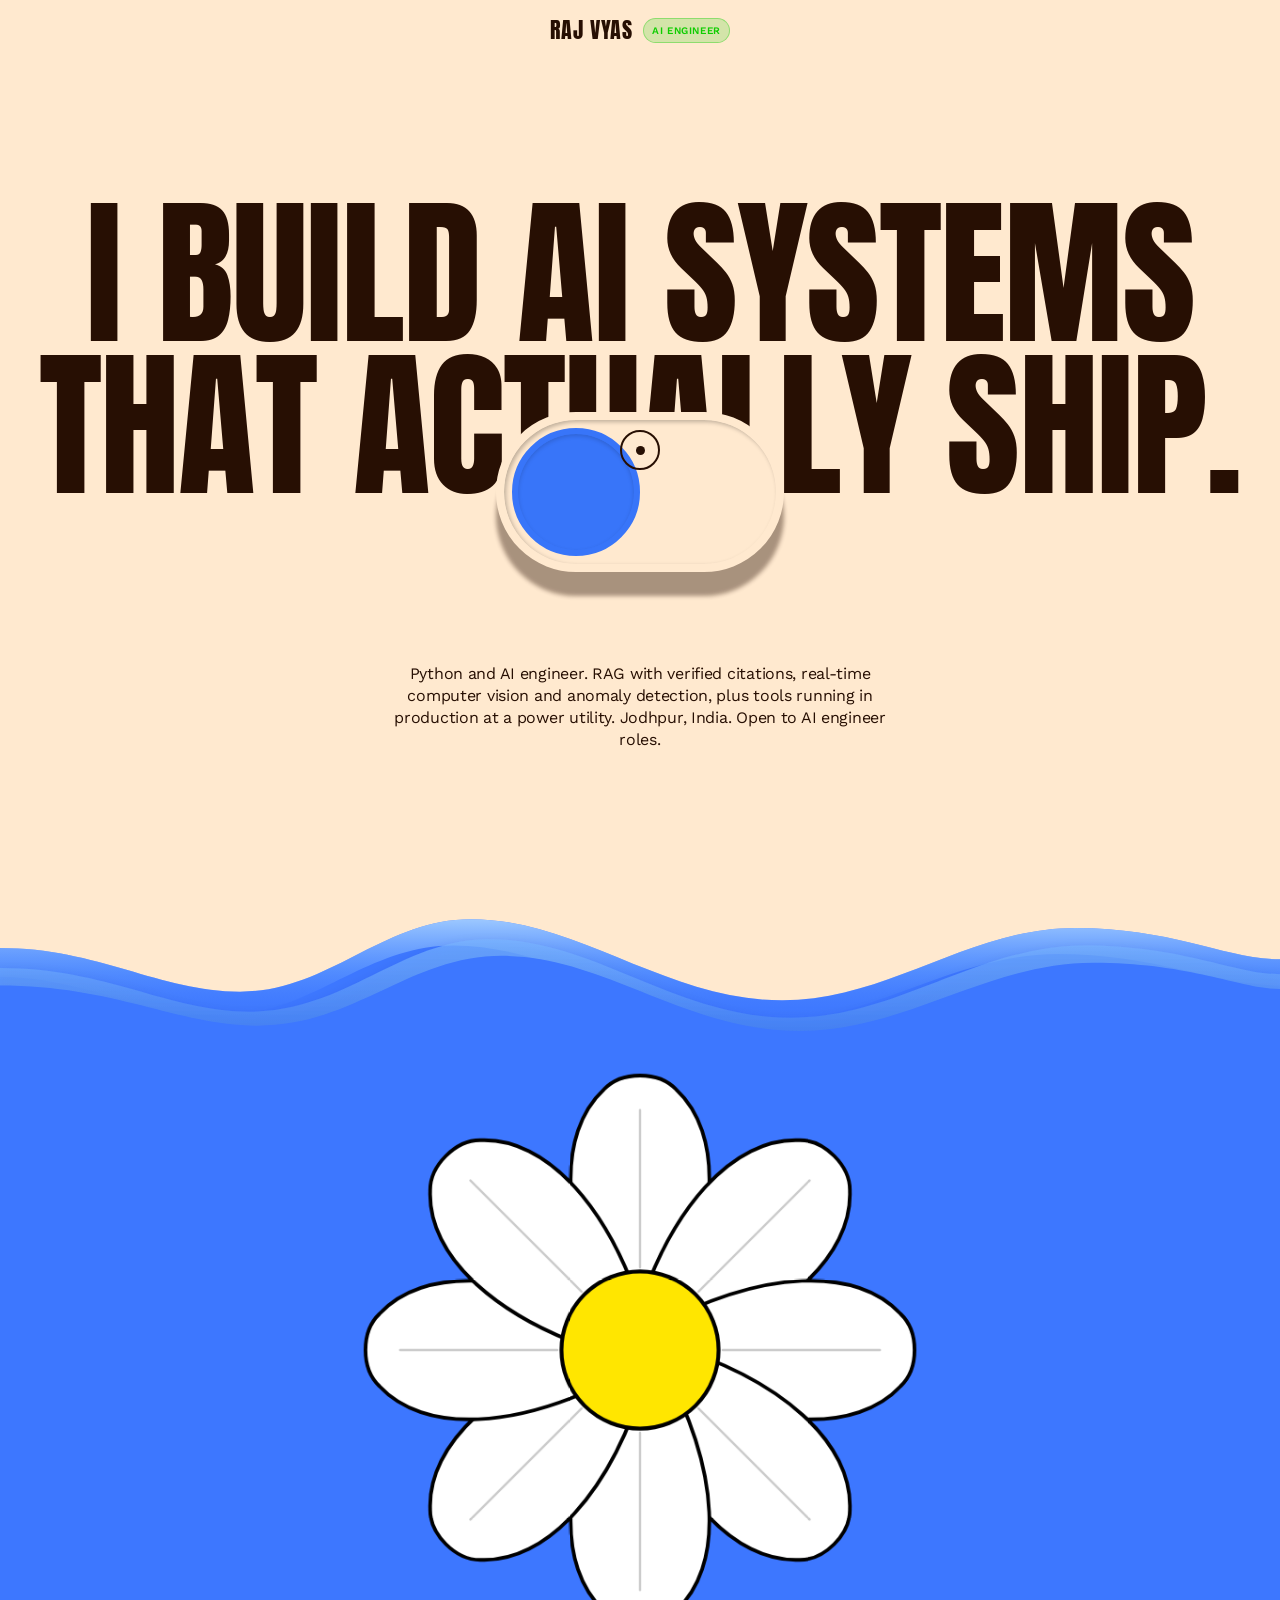
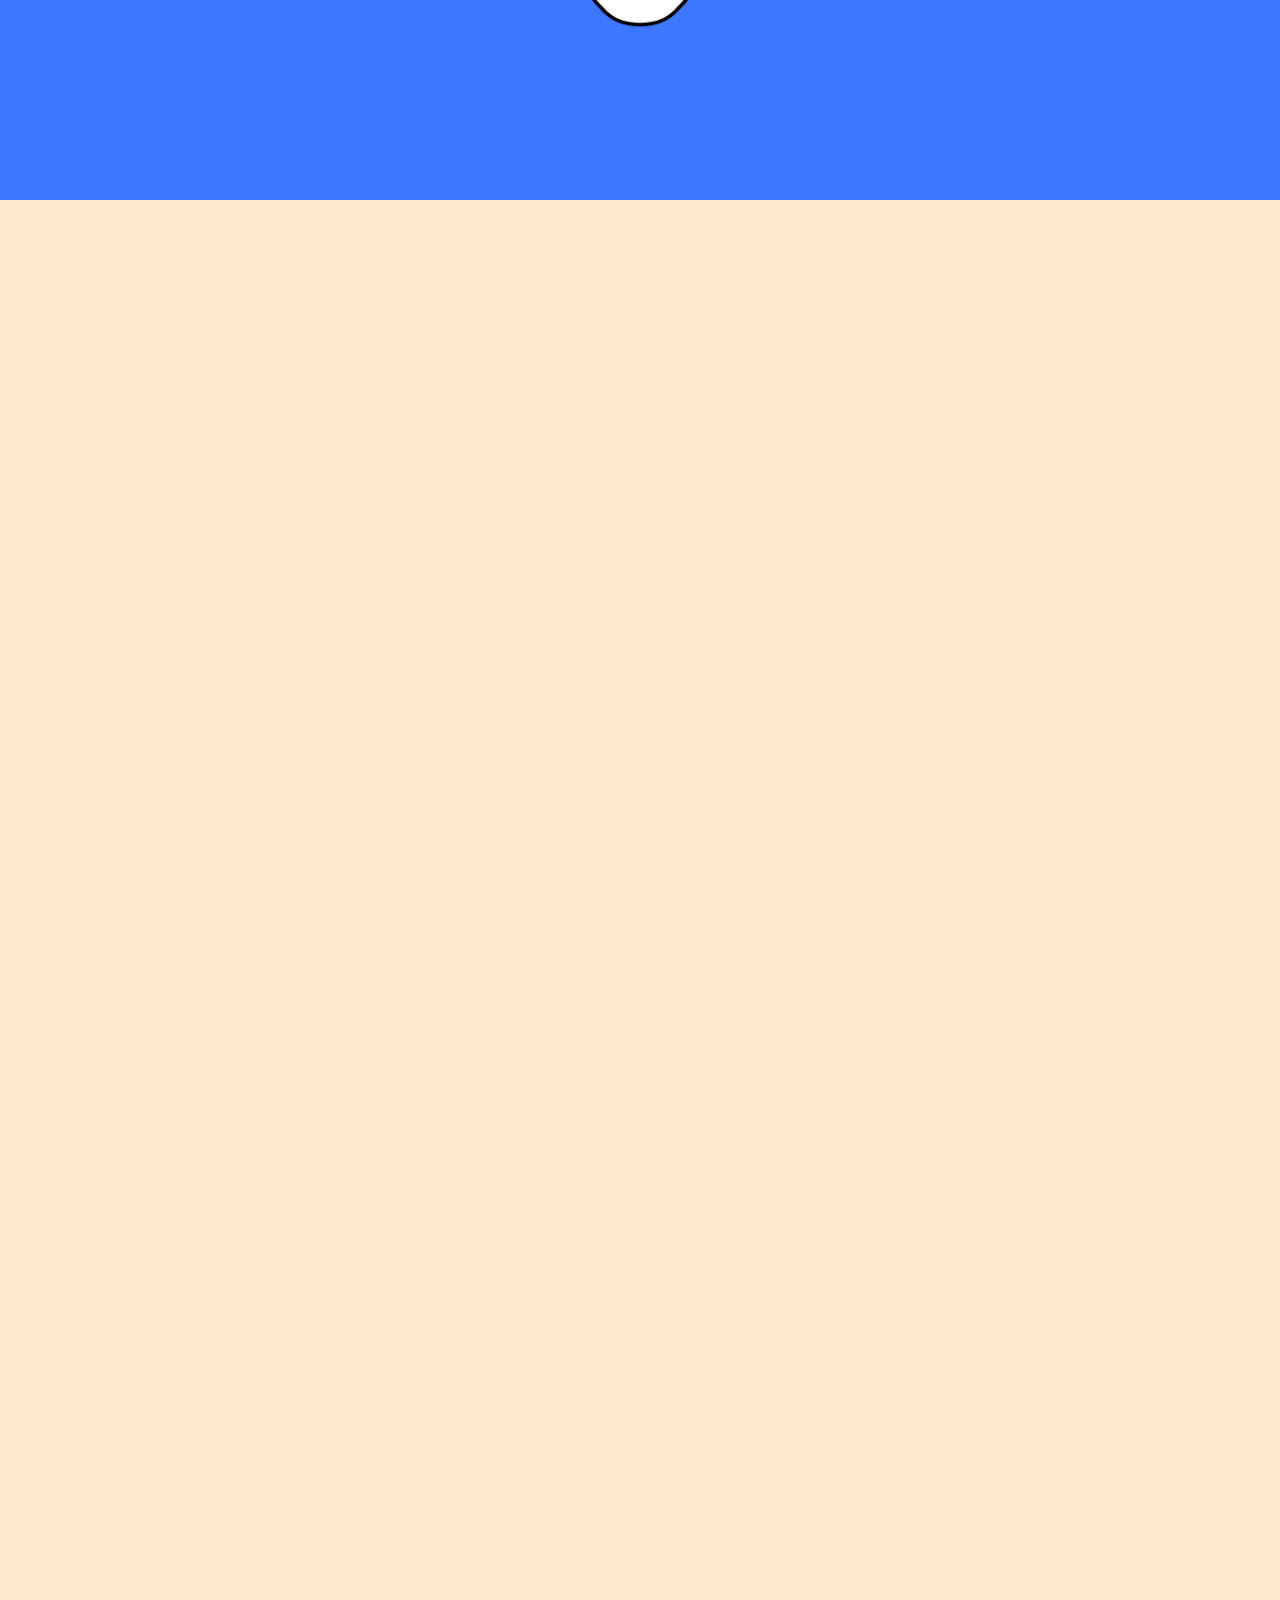
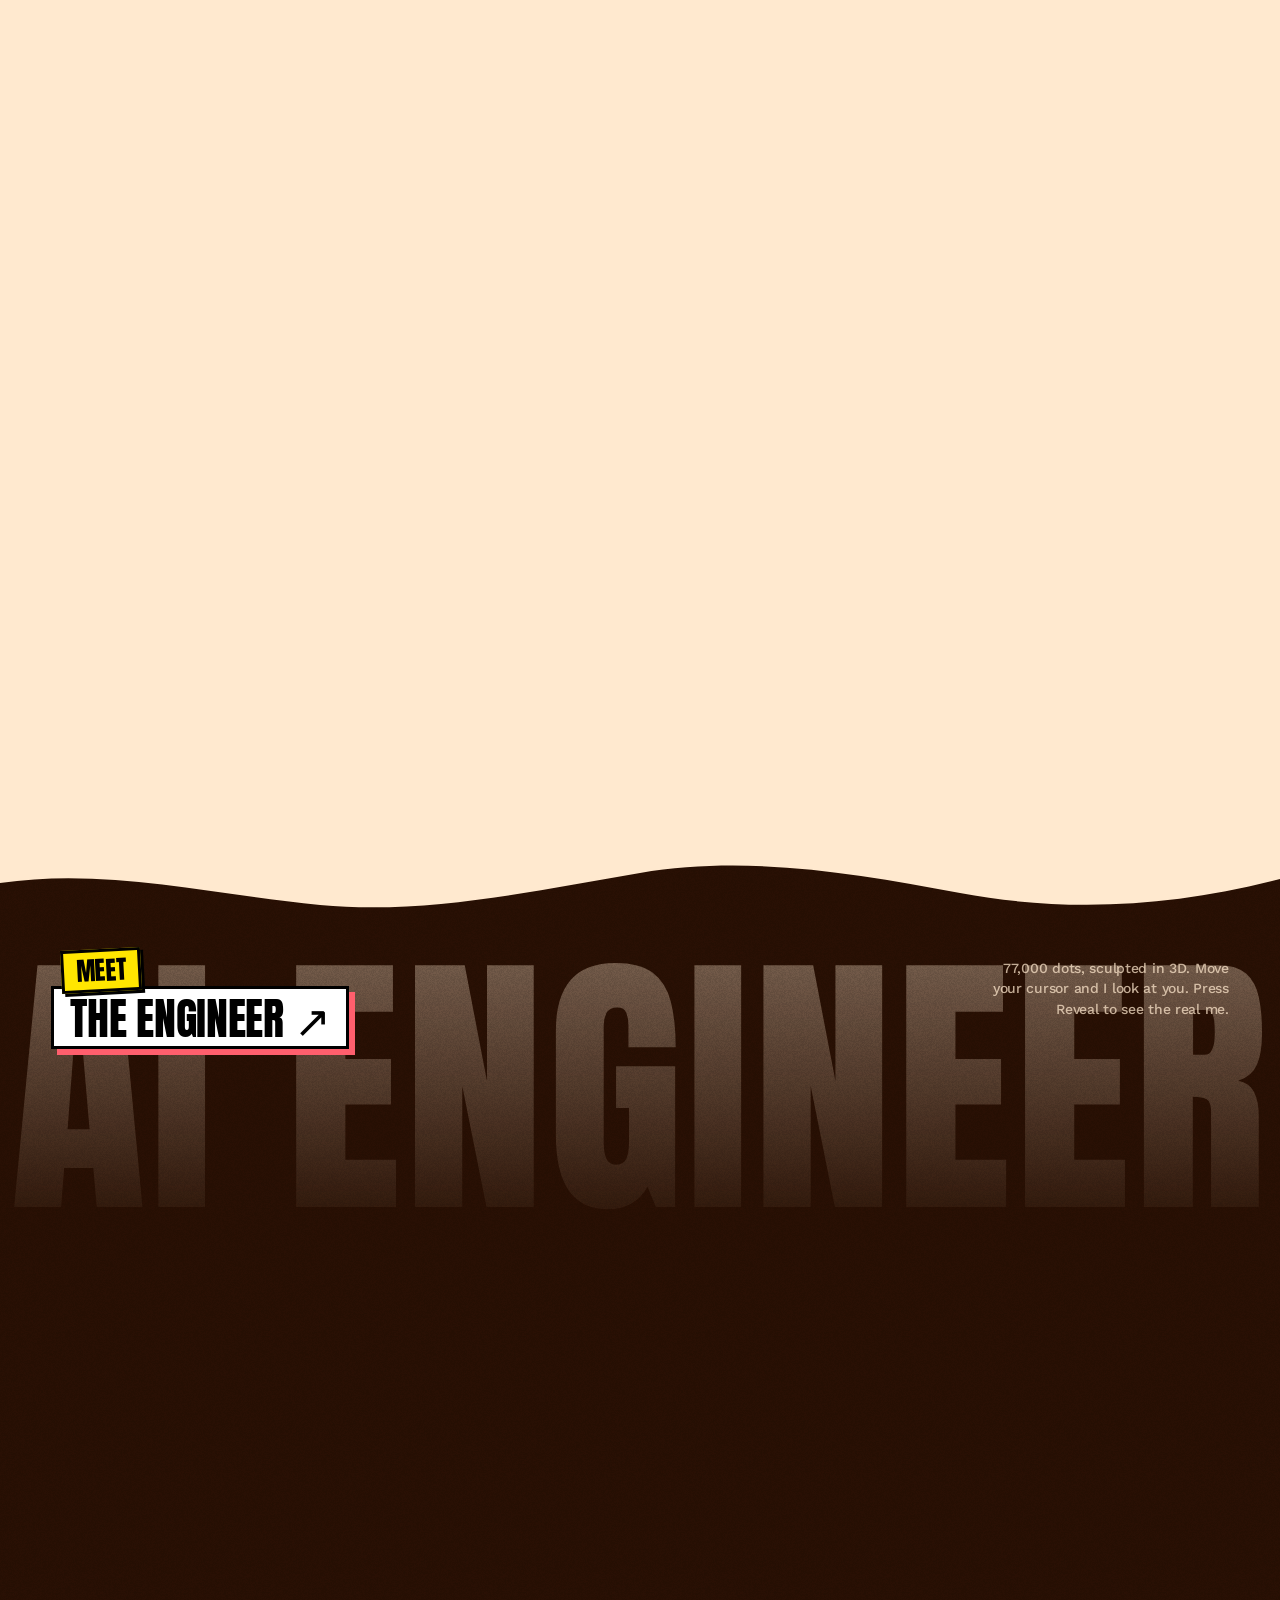
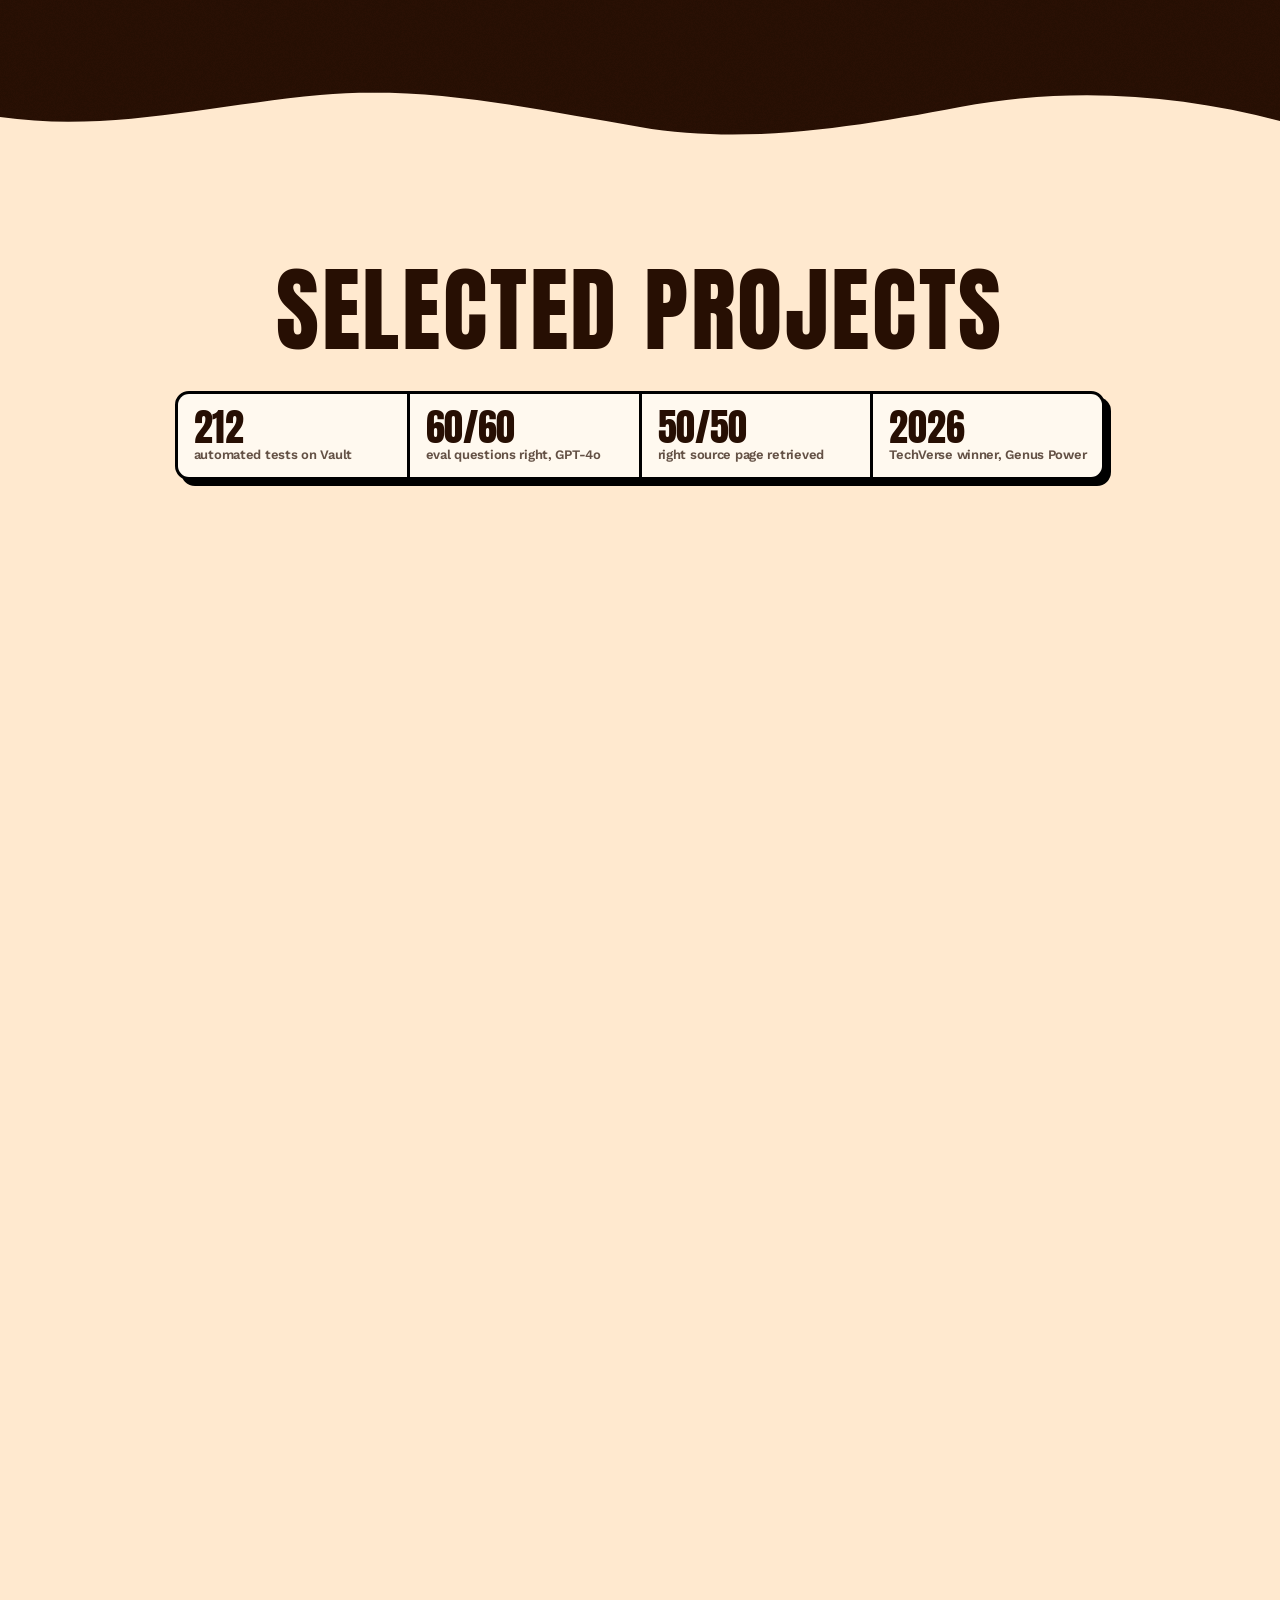
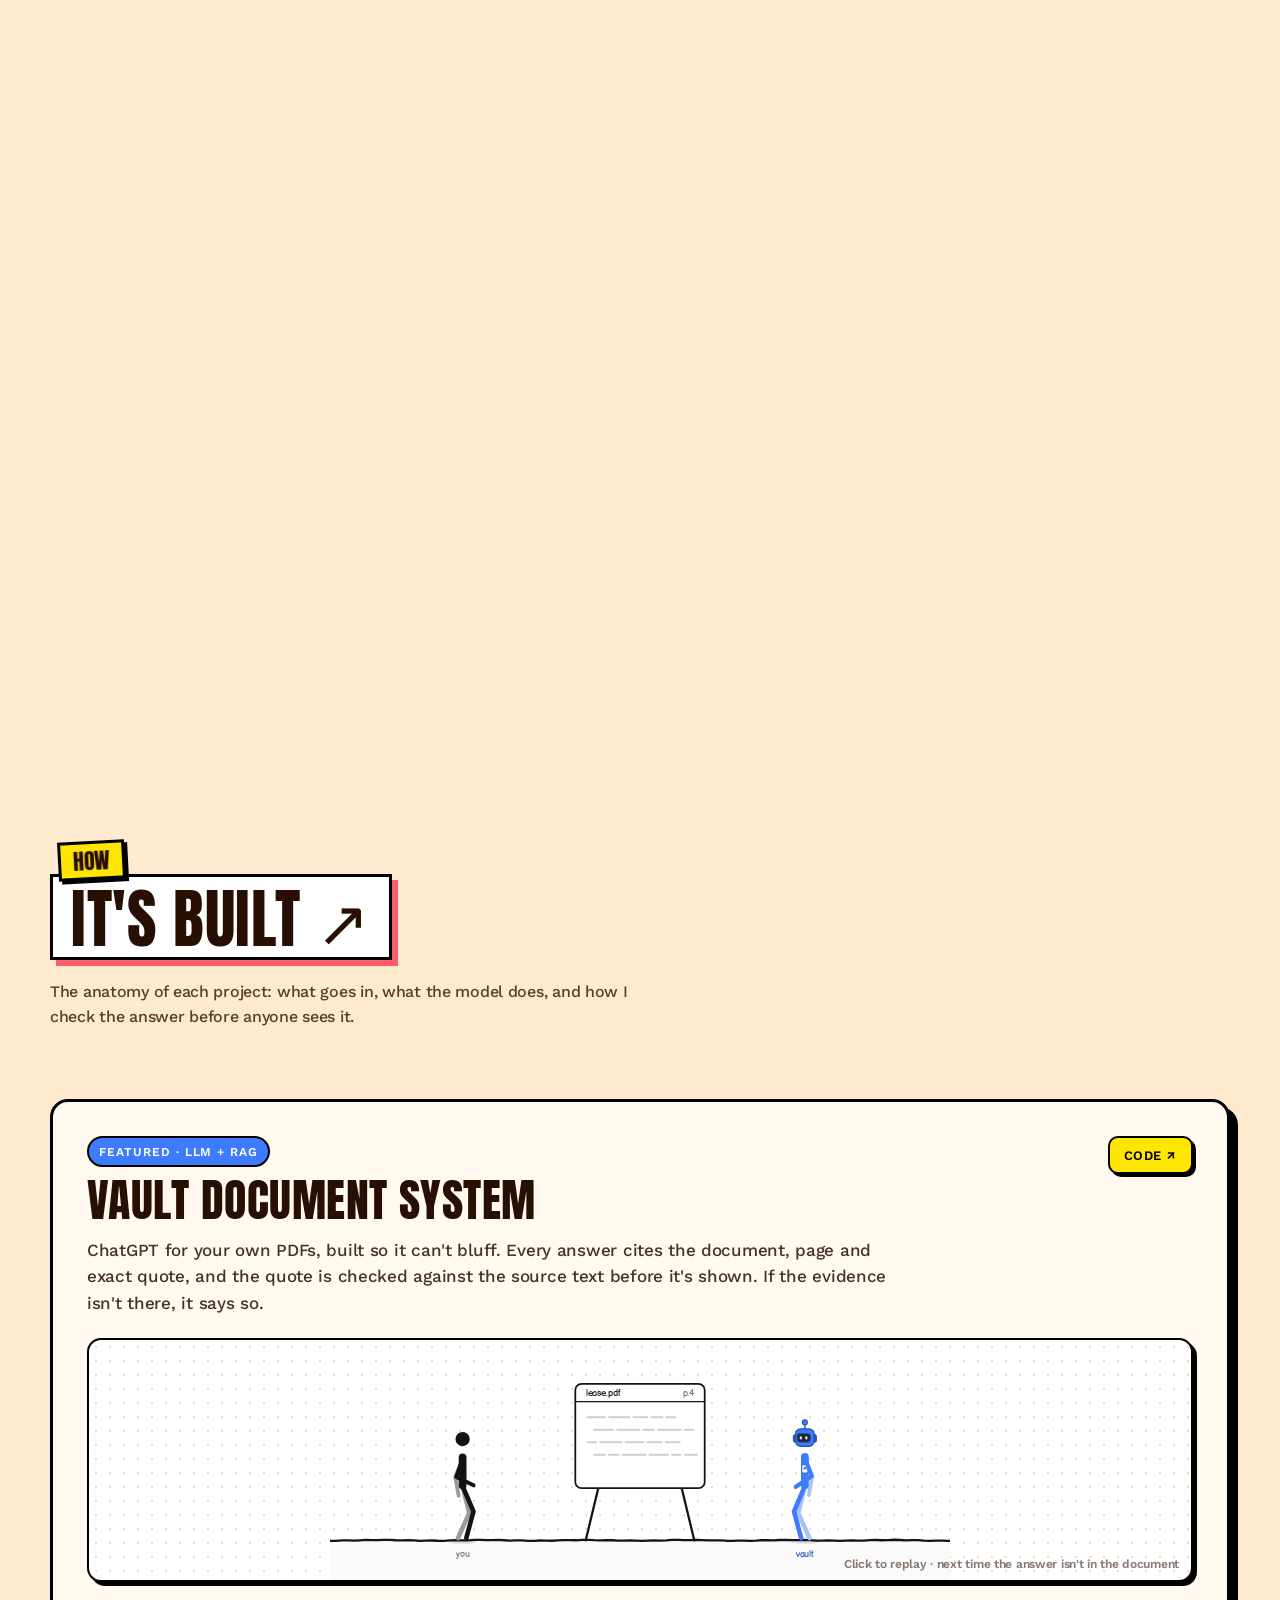
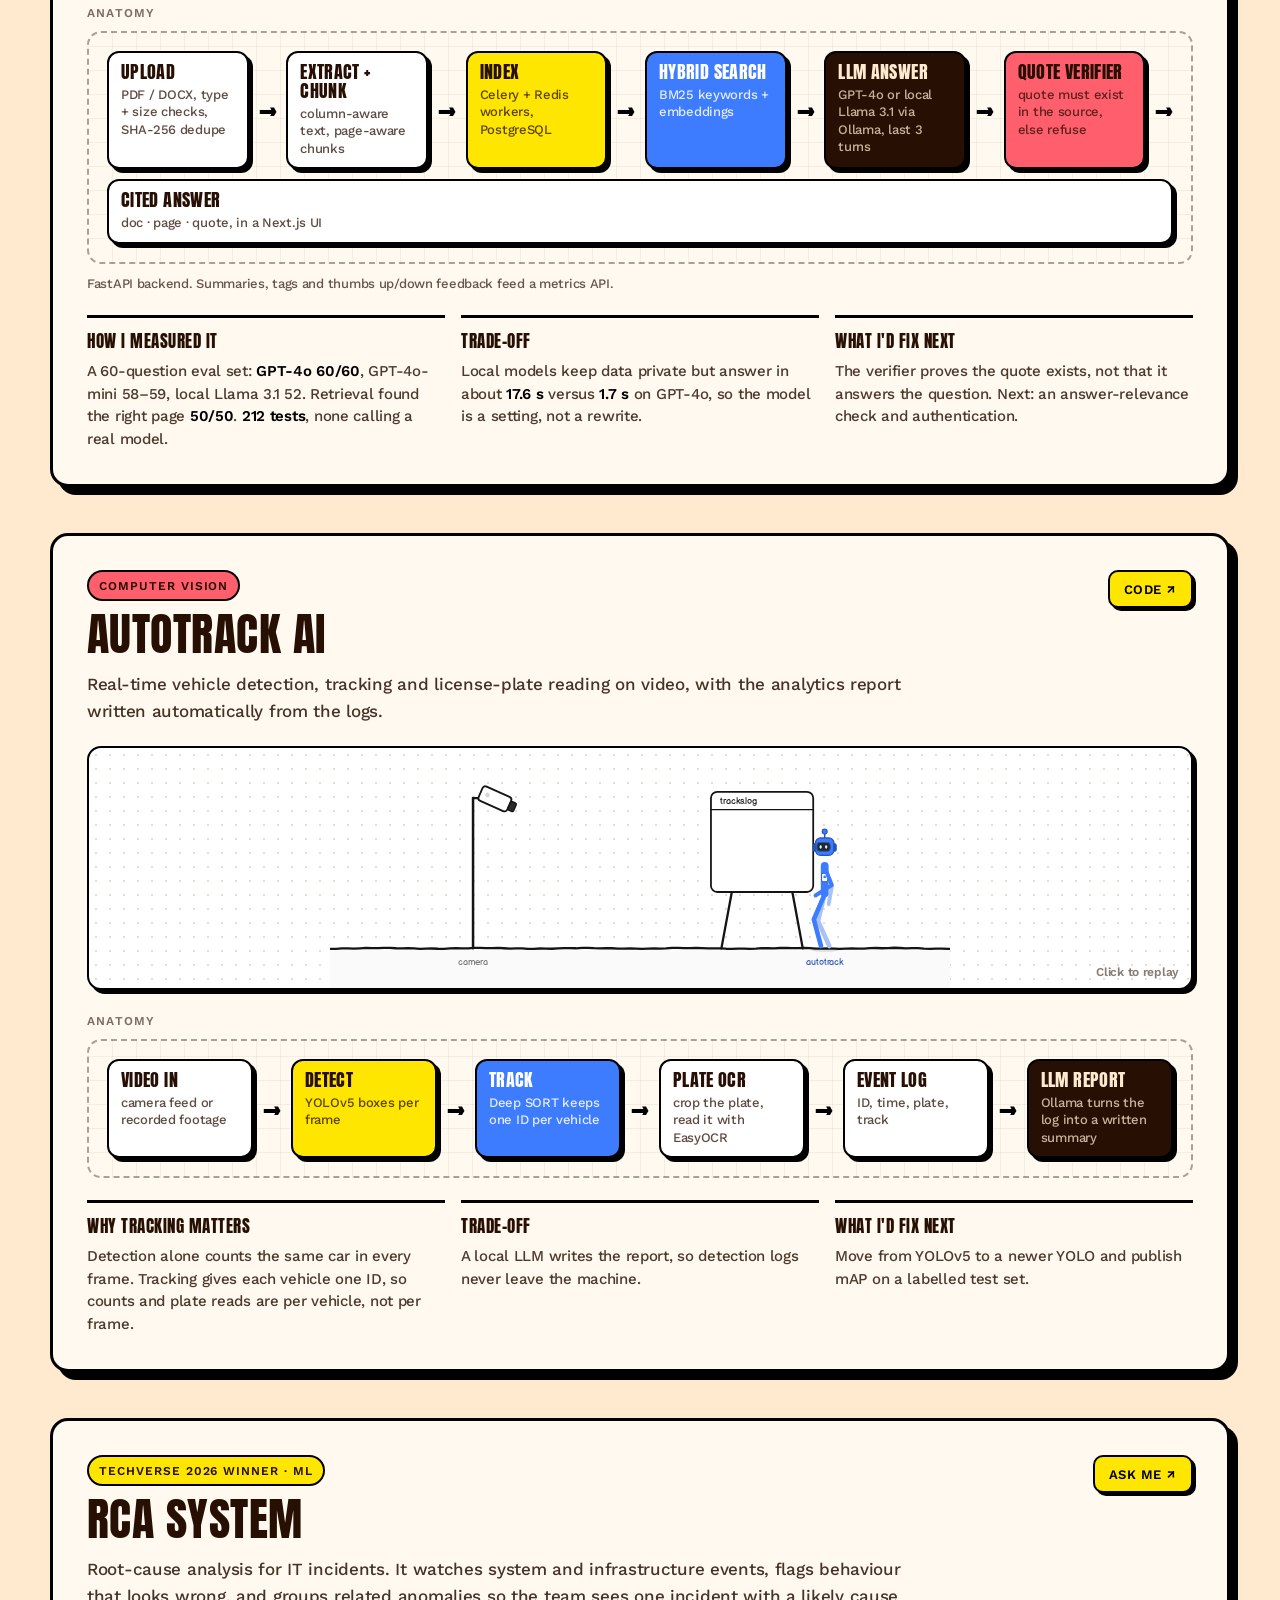
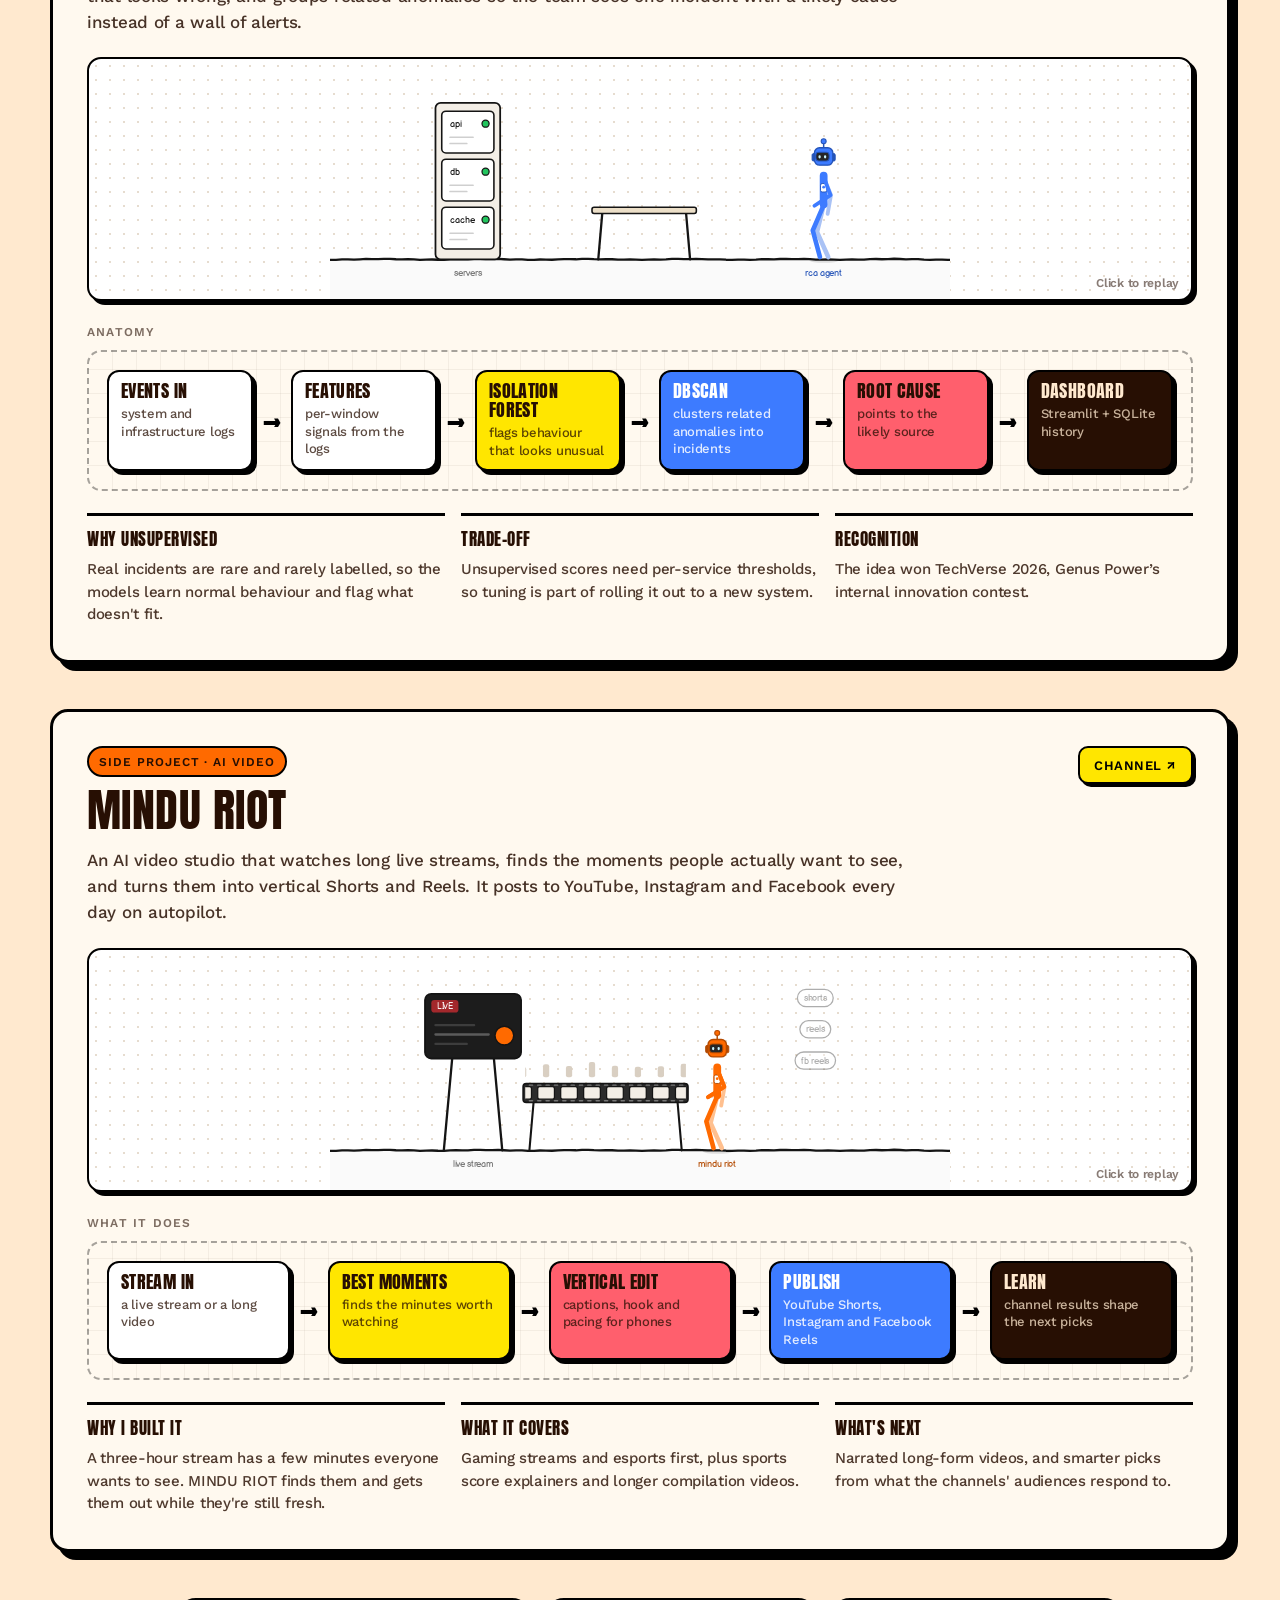
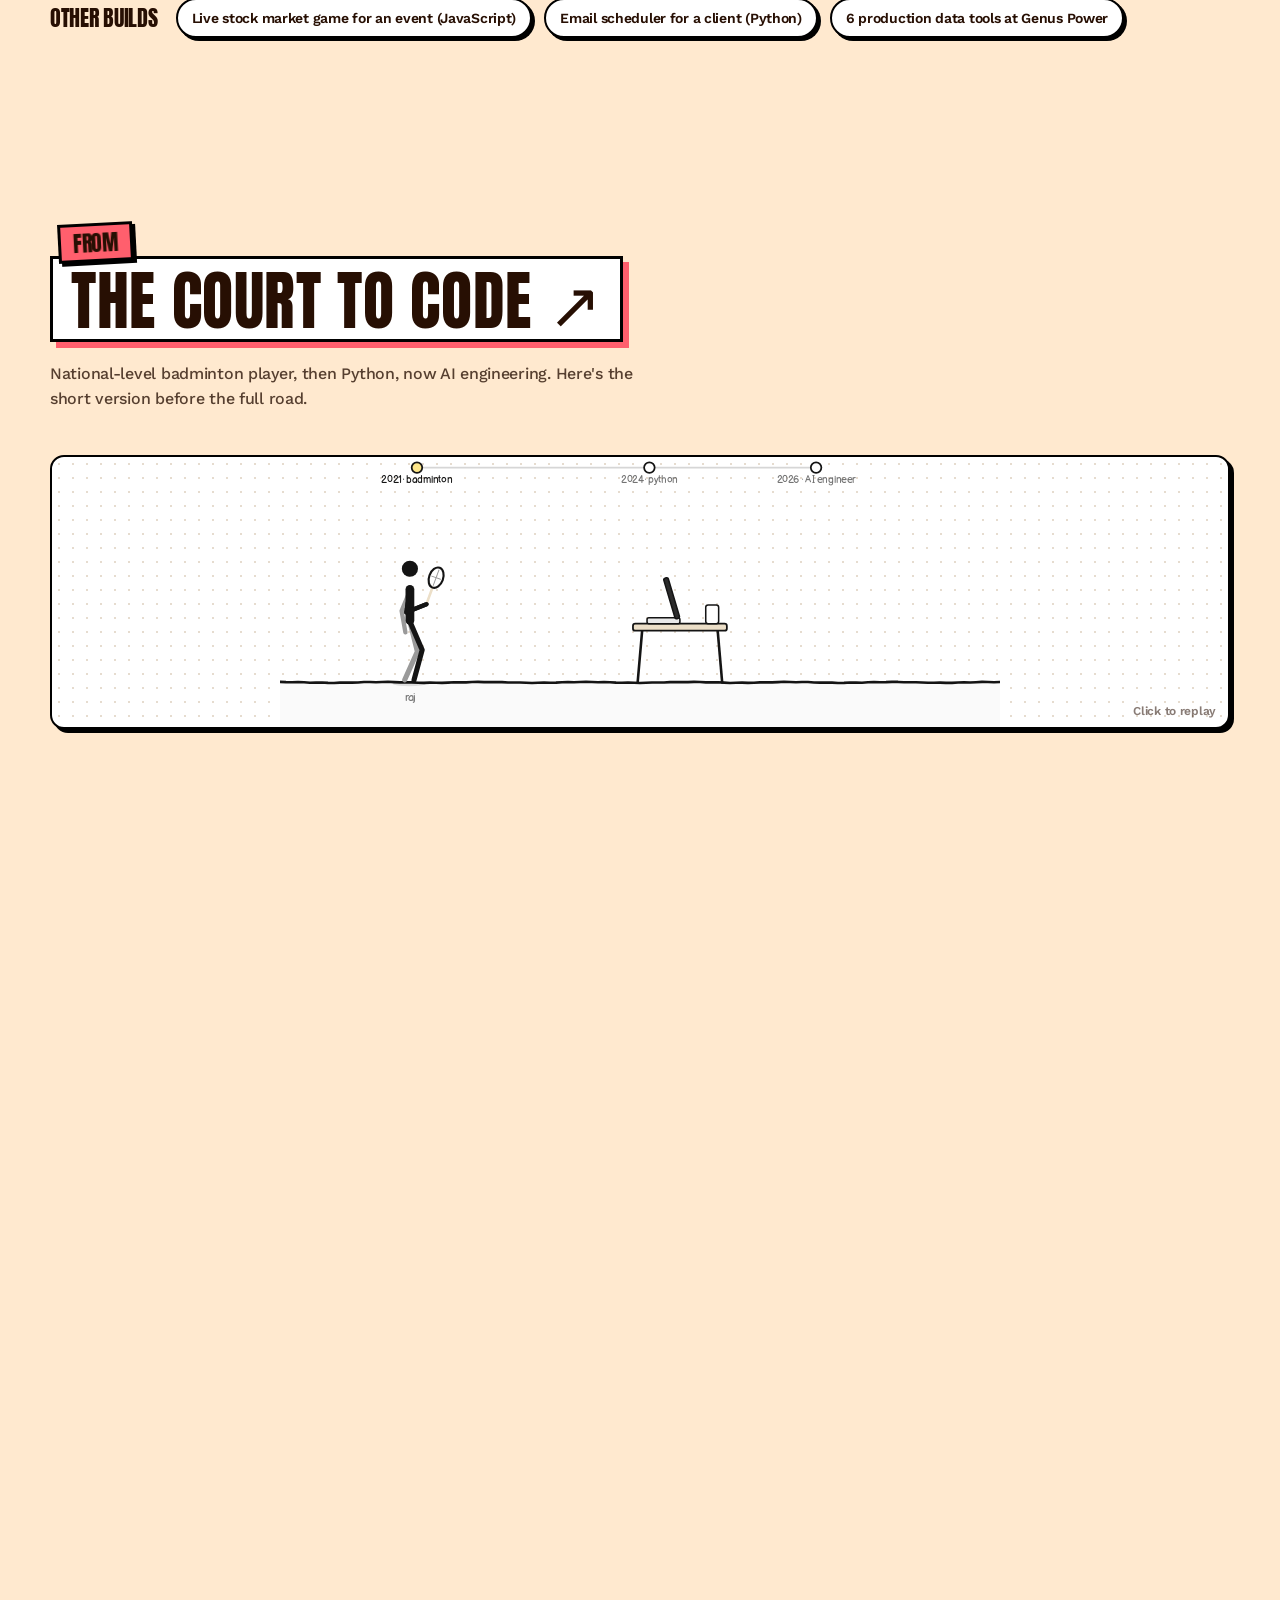
<file: index.html>
<!DOCTYPE html>
<html data-wf-page="67fea42b19018db93e3fe13a"
  data-wf-site="67fea42b19018db93e3fe132" class="w-mod-js lenis lenis-scrolling lenis-smooth">

<head>
  <meta http-equiv="Content-Type" content="text/html; charset=UTF-8">
  <style>
    .wf-force-outline-none[tabindex="-1"]:focus {
      outline: none;
    }
  
    /* CloudWatchForm Input & Button Styles */
    .cw-input:focus {
      border-color: #270f03 !important;
      background: #ffffff !important;
      box-shadow: 0 0 0 3px rgba(39, 15, 3, 0.12) !important;
    }
    .cw-submit-btn:hover {
      background-color: #3d77ff !important;
      border-color: #3d77ff !important;
      transform: translateY(-2px) !important;
      box-shadow: 0 8px 24px rgba(61, 119, 255, 0.35) !important;
    }

    /* ==========================================================================
       EDITORIAL CONTACT SECTION & NEO-BRUTALIST DECORATIONS
       ========================================================================== */
    .social-neo-card:hover .social-card-inner {
      transform: translate(-3px, -3px) !important;
      box-shadow: 7px 7px 0px #080808 !important;
    }
    .social-neo-card:hover .social-arrow-icon {
      transform: translate(2px, -2px) !important;
    }

    @media screen and (max-width: 1023px) {
      .contact-grid-container {
        grid-template-columns: 1fr !important;
        max-width: 480px !important;
        gap: 40px !important;
      }
      .contact-col-left, .contact-col-right {
        max-width: 440px !important;
        width: 100% !important;
        margin: 0 auto !important;
      }
      .decor-airplane {
        right: 20px !important;
        top: 20px !important;
        scale: 0.8 !important;
      }
    }

    @media screen and (max-width: 768px) {
      .decor-daisy {
        bottom: 10px !important;
        left: 10px !important;
        transform: scale(0.7) rotate(-8deg) !important;
        transform-origin: bottom left !important;
      }
      .decor-cloud-left {
        display: none !important;
      }
      .decor-cloud-right {
        bottom: 10px !important;
        right: 10px !important;
        transform: scale(0.75) !important;
        transform-origin: bottom right !important;
      }
    }
</style>
  <title>Raj Vyas — AI Engineer (Computer Vision, LLMs, Python)</title>
  <meta
    content="Raj Vyas is an AI engineer in Jodhpur, India: RAG with verified citations, real-time computer vision, anomaly detection, and Python tools in production. Open to AI engineer roles."
    name="description">
  <meta content="Raj Vyas — AI Engineer (Computer Vision, LLMs, Python)" property="og:title">
  <meta
    content="Raj Vyas is an AI engineer in Jodhpur, India: RAG with verified citations, real-time computer vision, anomaly detection, and Python tools in production. Open to AI engineer roles."
    property="og:description">
  <meta content="./assets/og-image.jpg"
    property="og:image">
  <meta content="Raj Vyas — AI Engineer (Computer Vision, LLMs, Python)" name="twitter:title">
  <meta
    content="Raj Vyas is an AI engineer in Jodhpur, India: RAG with verified citations, real-time computer vision, anomaly detection, and Python tools in production. Open to AI engineer roles."
    name="twitter:description">
  <meta content="./assets/og-image.jpg"
    name="twitter:image">
  <meta property="og:type" content="website">
  <meta content="summary_large_image" name="twitter:card">
  <meta content="width=device-width, initial-scale=1" name="viewport">
  
  <link href="./lib/gsap-webflow-offbrand.webflow.shared.1d2cc8aa4.min.css" rel="stylesheet"
    type="text/css">
  <script
    type="text/javascript">!function (o, c) { var n = c.documentElement, t = " w-mod-"; n.className += t + "js", ("ontouchstart" in o || o.DocumentTouch && c instanceof DocumentTouch) && (n.className += t + "touch") }(window, document);</script>
  <link href="./assets/favicon.svg" rel="icon" type="image/svg+xml">
  <link href="./assets/favicon.png" rel="shortcut icon" type="image/png">
  <link href="./assets/apple-touch-icon.png" rel="apple-touch-icon">
  <script>
    history.scrollRestoration = "manual";
  </script>

  <style>
    @font-face {
      font-family: 'Worksans';
      src: url('./lib/WorkSans-Regular.woff2') format('woff2');
      font-weight: 400;
      font-style: normal;
    }

    @font-face {
      font-family: 'Worksans';
      src: url('./lib/WorkSans-Medium.woff2') format('woff2');
      font-weight: 500;
      font-style: normal;
    }

    @font-face {
      font-family: 'Worksans';
      src: url('./lib/WorkSans-SemiBold.woff2') format('woff2');
      font-weight: 600;
      font-style: normal;
    }

    @font-face {
      font-family: 'Anton';
      src: url('./lib/Anton-Regular.woff2') format('woff2');
      font-weight: 400;
      font-style: normal;
    }

    .site-switcher-banner {
      position: fixed;
      top: 12px;
      right: 16px;
      z-index: 99999;
      display: flex;
      align-items: center;
      gap: 8px;
      background: rgba(18, 18, 18, 0.85);
      backdrop-filter: blur(12px);
      -webkit-backdrop-filter: blur(12px);
      border: 1px solid rgba(255, 255, 255, 0.18);
      padding: 6px 14px;
      border-radius: 999px;
      font-family: 'Worksans', sans-serif;
      font-size: 13px;
      font-weight: 500;
      color: #fff;
      box-shadow: 0 4px 20px rgba(0, 0, 0, 0.3);
      transition: all 0.3s ease;
    }

    .site-switcher-banner:hover {
      background: rgba(25, 25, 25, 0.95);
      border-color: rgba(255, 255, 255, 0.35);
      transform: translateY(-1px);
    }

    .site-switcher-banner a {
      color: #10CD00;
      text-decoration: none;
      font-weight: 600;
      display: flex;
      align-items: center;
      gap: 4px;
    }

    .site-switcher-banner a:hover {
      text-decoration: underline;
    }
  </style>
  <link rel="preconnect" href="https://fonts.googleapis.com">
  <link rel="preconnect" href="https://fonts.gstatic.com" crossorigin>
  <link
    href="https://fonts.googleapis.com/css2?family=Anton&family=Work+Sans:ital,wght@0,300..900;1,300..900&display=swap"
    rel="stylesheet">
  <link rel="stylesheet" href="./lib/lenis.css">

  <style>
    [data-start="hidden"] {
      visibility: hidden;
    }
  </style>


  <style id="kinetic-hero-styles">
    /* ==========================================================================
   HERO KINETIC TYPOGRAPHY ANIMATION (ON-STATE TOGGLE)
   ========================================================================== */

    /* Hero Container constraint */
    .sec.hero {
      position: relative !important;
      overflow: clip !important;
      transition: background-color 0.6s ease;
    }

    /* Prominent Centered Toggle with High Z-Index */
    .comp.toggle-w,
    .toggle-comp,
    [data-hero="toggle"],
    .toggle-w {
      z-index: 100 !important;
      position: relative !important;
    }

    /* Toggle track and ball styling with spring physics & shadow */
    .toggle-slider {
      cursor: pointer;
      transition: background-color 0.3s ease, border-color 0.3s ease !important;
    }

    .toggle-ball {
      transition: transform 0.38s cubic-bezier(0.16, 1, 0.3, 1), background-color 0.25s ease !important;
      box-shadow: 0 3px 8px rgba(0, 0, 0, 0.25);
      will-change: transform;
    }

    /* ON-state: Vivid lime green (#00F02A) handle with smooth movement */
    [data-css="toggle"]:has(input:checked) .toggle-ball,
    .toggle-w:has(input:checked) .toggle-ball {
      transform: translateX(100%) !important;
      background-color: #00F02A !important;
      border-color: #00F02A !important;
      box-shadow: 0 0 16px rgba(0, 240, 42, 0.8), 0 2px 6px rgba(0, 0, 0, 0.4) !important;
    }

    [data-css="toggle"]:has(input:checked) .toggle-slider,
    .toggle-w:has(input:checked) .toggle-slider {
      background-color: #111111 !important;
      border-color: #242424 !important;
      box-shadow: 0 6px 20px rgba(0, 0, 0, 0.5) !important;
    }

    /* Kinetic Stage & Dark Backdrop - Hardware Accelerated & Contained */
    .kinetic-hero-stage {
      position: absolute !important;
      inset: 0 !important;
      top: 0 !important;
      left: 0 !important;
      width: 100% !important;
      height: 100% !important;
      overflow: hidden !important;
      pointer-events: none;
      display: flex;
      justify-content: center;
      align-items: center;
      z-index: 85 !important;
      visibility: hidden;
      opacity: 0;
      contain: paint;
      will-change: opacity;
    }

    .kinetic-hero-backdrop {
      position: absolute !important;
      inset: 0 !important;
      top: 0 !important;
      left: 0 !important;
      width: 100% !important;
      height: 100% !important;
      background: #080808 !important;
      opacity: 0;
      z-index: 1;
      pointer-events: none;
    }

    /* Diagonal Typography Strips Wrapper: Optimized render boundary */
    .kinetic-strips-wrapper {
      position: absolute;
      width: 135vw;
      height: 145vh;
      display: flex;
      flex-direction: column;
      justify-content: center;
      align-items: center;
      transform: rotate(-12.5deg) translateZ(0);
      transform-origin: center center;
      z-index: 2;
      overflow: visible;
      pointer-events: none;
      backface-visibility: hidden;
    }

    /* Horizontal Typography Strips with hardware acceleration */
    .kinetic-row {
      position: relative;
      width: 100%;
      display: flex;
      align-items: center;
      overflow: visible;
      white-space: nowrap;
      user-select: none;
      pointer-events: none;
      margin-top: -1.25vw;
      line-height: 0.95;
      contain: layout paint;
      transform: translateZ(0);
      backface-visibility: hidden;
    }

    /* Staggered Font Sizing across Rows */
    .kinetic-row-0 {
      font-size: clamp(3.8rem, 11vw, 11rem);
    }

    .kinetic-row-1 {
      font-size: clamp(5.2rem, 15vw, 15.5rem);
    }

    .kinetic-row-2 {
      font-size: clamp(3.6rem, 10vw, 10.5rem);
    }

    .kinetic-row-3 {
      font-size: clamp(5.8rem, 16.5vw, 17.5rem);
    }

    .kinetic-row-4 {
      font-size: clamp(4.2rem, 12vw, 12.5rem);
    }

    .kinetic-row-5 {
      font-size: clamp(5.4rem, 14.5vw, 15rem);
    }

    .kinetic-row-6 {
      font-size: clamp(3.8rem, 11vw, 11rem);
    }

    .kinetic-track {
      display: flex;
      flex-shrink: 0;
      white-space: nowrap;
      will-change: transform;
    }

    .kinetic-group {
      display: flex;
      align-items: center;
      flex-shrink: 0;
      white-space: nowrap;
    }

    /* Box color matching kinetic hero backdrop (#080808) - Crisp, fast shadow */
    .k-box {
      display: inline-flex;
      align-items: center;
      justify-content: center;
      background-color: #080808;
      color: #F8F5EE;
      padding: 0.05em 0.32em;
      margin: 0 0.13em;
      border-radius: 6px;
      border: 1.5px solid rgba(255, 255, 255, 0.12);
      box-shadow: 0 4px 14px rgba(0, 0, 0, 0.6);
      font-family: 'Anton', Impact, Arial, sans-serif;
      text-transform: uppercase;
      letter-spacing: -0.01em;
      line-height: 0.95em;
      white-space: nowrap;
    }

    /* Floating Visual Elements Between Typography Strips - GPU friendly */
    .k-accent {
      display: inline-flex;
      align-items: center;
      justify-content: center;
      margin: 0 0.28em;
      vertical-align: middle;
      position: relative;
    }

    .k-accent-img {
      height: 0.74em;
      width: auto;
      object-fit: contain;
      pointer-events: none;
    }

    .k-accent-video {
      height: 0.74em;
      width: 1.15em;
      object-fit: cover;
      border-radius: 8px;
      border: 2px solid #00F02A;
      box-shadow: 0 0 20px rgba(0, 240, 42, 0.45);
    }

    @media (prefers-reduced-motion: reduce) {

      .kinetic-track,
      .kinetic-row,
      .k-accent {
        animation: none !important;
      }
    }

    /* ==========================================================================
       MY JOURNEY INTERACTIVE ROADMAP & CLOUD EXPERIENCE
       ========================================================================== */
    :root {
      --j-yellow: #ffe600;
      --j-black: #000000;
      --j-card-bg: #fffdfa;
      --j-pink: #ff5277;
      --j-green: #22c55e;
      --j-blue: #38bdf8;
    }

    .scrolltrigger-sec {
      height: 750svh !important;
      position: relative !important;
    }

    .scrolltrigger-sec .sticky-w {
      padding-top: 0 !important;
      padding-bottom: 0 !important;
      height: 100vh !important;
      height: 100svh !important;
      width: 100vw !important;
      position: sticky !important;
      top: 0 !important;
      overflow: hidden !important;
    }

    .scrolltrigger-sec .sky-scroller {
      width: 100vw !important;
      height: 100vh !important;
      height: 100svh !important;
      max-width: none !important;
      border-radius: 0 !important;
    }

    .scrolltrigger-sec .layer:not(.flex-b) {
      inset: 0 !important;
      width: 100vw !important;
      height: 100vh !important;
      height: 100svh !important;
    }

    /* Journey Stage Overlay */
    .journey-stage-wrap {
      position: absolute !important;
      inset: 0 !important;
      width: 100% !important;
      height: 100% !important;
      z-index: 10 !important;
      pointer-events: auto !important;
      visibility: hidden;
      opacity: 0;
      overflow: hidden !important;
    }

    .journey-stage-inner {
      position: relative !important;
      width: 100% !important;
      height: 100% !important;
      max-width: 1920px !important;
      max-height: 1080px !important;
      margin: 0 auto !important;
    }

    /* SVG Road Canvas */
    .journey-svg-canvas {
      position: absolute !important;
      inset: 0 !important;
      width: 100% !important;
      height: 100% !important;
      z-index: 2 !important;
      pointer-events: none !important;
    }

    /* Cards Layer */
    .journey-cards-layer {
      position: absolute !important;
      inset: 0 !important;
      width: 100% !important;
      height: 100% !important;
      z-index: 12 !important;
      pointer-events: none !important;
    }

    /* Individual Milestone Container */
    .j-milestone {
      position: absolute !important;
      pointer-events: auto !important;
      transform-origin: center bottom;
      will-change: transform, opacity;
      filter: drop-shadow(0 6px 16px rgba(0,0,0,0.12));
      transition: filter 0.25s ease;
    }

    .j-milestone:hover {
      filter: drop-shadow(0 10px 24px rgba(0,0,0,0.18));
      z-index: 35 !important;
    }

    /* Card Styling */
    .j-card {
      background: var(--j-card-bg) !important;
      border: 3.5px solid #000000 !important;
      border-radius: 14px !important;
      box-shadow: 4px 4px 0px #000000 !important;
      padding: 0.65rem 0.95rem !important;
      color: #000000 !important;
      font-size: clamp(0.72rem, 0.88vw, 0.94rem) !important;
      line-height: 1.35 !important;
      font-weight: 600 !important;
      transition: transform 0.2s cubic-bezier(0.2, 0.8, 0.2, 1);
    }

    .j-milestone:hover .j-card {
      transform: translateY(-2px);
    }

    /* Badges */
    .j-badge-yellow {
      display: inline-flex !important;
      align-items: center !important;
      background: var(--j-yellow) !important;
      color: #000000 !important;
      font-weight: 950 !important;
      font-size: clamp(0.85rem, 1.1vw, 1.25rem) !important;
      letter-spacing: -0.01em !important;
      text-transform: uppercase !important;
      padding: 0.25rem 0.8rem !important;
      border: 3px solid #000000 !important;
      border-radius: 8px !important;
      box-shadow: 3px 3px 0px #000000 !important;
      white-space: nowrap !important;
    }

    .j-badge-pink {
      display: inline-flex !important;
      align-items: center !important;
      background: var(--j-pink) !important;
      color: #ffffff !important;
      font-weight: 850 !important;
      font-size: clamp(0.72rem, 0.88vw, 0.98rem) !important;
      padding: 0.2rem 0.65rem !important;
      border: 2.5px solid #000000 !important;
      border-radius: 9999px !important;
      box-shadow: 2.5px 2.5px 0px #000000 !important;
      white-space: nowrap !important;
    }

    .j-badge-white {
      display: inline-flex !important;
      align-items: center !important;
      background: #ffffff !important;
      color: #000000 !important;
      font-weight: 750 !important;
      font-size: clamp(0.7rem, 0.84vw, 0.92rem) !important;
      padding: 0.18rem 0.55rem !important;
      border: 2.5px solid #000000 !important;
      border-radius: 6px !important;
      box-shadow: 2px 2px 0px #000000 !important;
      white-space: nowrap !important;
    }

    /* Title Banner (Top Left) */
    .journey-title-banner {
      position: absolute !important;
      left: 3.2% !important;
      top: 3.5% !important;
      z-index: 25 !important;
      display: flex !important;
      flex-direction: column !important;
      align-items: flex-start !important;
      transform: rotate(-3deg);
      filter: drop-shadow(4px 4px 0px rgba(0,0,0,0.85));
      pointer-events: auto !important;
    }

    .title-my {
      background: var(--j-yellow) !important;
      color: #000000 !important;
      font-weight: 950 !important;
      font-size: clamp(2rem, 3.4vw, 4rem) !important;
      line-height: 0.9 !important;
      padding: 0.4rem 1rem 0.25rem !important;
      border: 4px solid #000000 !important;
      border-radius: 8px !important;
      margin-bottom: -8px !important;
      margin-left: 14px !important;
      z-index: 2 !important;
      box-shadow: 3px 3px 0px #000000 !important;
    }

    .title-journey {
      background: #ffffff !important;
      color: #000000 !important;
      font-weight: 950 !important;
      font-size: clamp(2.6rem, 4.6vw, 5.5rem) !important;
      line-height: 0.95 !important;
      padding: 0.45rem 1.5rem 0.55rem !important;
      border: 4px solid #000000 !important;
      border-radius: 12px !important;
      display: flex !important;
      align-items: center !important;
      gap: 0.5rem !important;
      position: relative !important;
      box-shadow: 4px 4px 0px #000000 !important;
    }

    .title-journey::after {
      content: "";
      position: absolute;
      left: -4px;
      right: -4px;
      bottom: -11px;
      height: 11px;
      background: var(--j-pink);
      border: 4px solid #000000;
      border-top: none;
      border-radius: 0 0 8px 8px;
      z-index: -1;
    }

    /* Sticker Illustrations */
    .sticker-illus {
      filter: drop-shadow(0 0 0 3.5px #ffffff) drop-shadow(2.5px 3.5px 0px #000000);
      display: block !important;
      transition: transform 0.25s cubic-bezier(0.2, 0.8, 0.2, 1);
    }

    .j-milestone:hover .sticker-illus {
      transform: scale(1.08) rotate(-3deg);
    }

    /* Lists */
    .j-list {
      list-style: none !important;
      display: flex !important;
      flex-direction: column !important;
      gap: 0.32rem !important;
      margin-top: 0.35rem !important;
      padding-left: 0 !important;
    }

    .j-list li {
      display: flex !important;
      align-items: flex-start !important;
      gap: 0.45rem !important;
      color: #111111 !important;
      font-size: clamp(0.72rem, 0.84vw, 0.94rem) !important;
      font-weight: 600 !important;
    }

    .j-list li::before {
      content: "•";
      font-size: 1.2em;
      color: #000000;
      line-height: 1;
    }

    .j-list.checks li::before {
      content: "";
      display: none;
    }

    .check-box {
      width: 17px !important;
      height: 17px !important;
      background: var(--j-yellow) !important;
      border: 2px solid #000000 !important;
      border-radius: 4px !important;
      display: inline-flex !important;
      align-items: center !important;
      justify-content: center !important;
      flex-shrink: 0 !important;
      margin-top: 1px !important;
      font-size: 11px !important;
      font-weight: 950 !important;
      color: #000000 !important;
    }

    .check-box.green {
      background: #22c55e !important;
      color: #ffffff !important;
    }

    .check-box.dark {
      background: #000000 !important;
      color: #ffffff !important;
    }

    /* Animated pulse glow on moving indicator */
    .road-indicator-glow {
      animation: pulseGlow 1.2s ease-in-out infinite alternate;
    }

    @keyframes pulseGlow {
      0% { r: 16; opacity: 0.35; }
      100% { r: 24; opacity: 0.8; }
    }

        /* ==========================================================================
   NAVIGATION: TWO SEPARATE SECTIONS (HERO ONLY)
   Section 1: Top Brand Header [RAJ VYAS AI / ML DEV]
   Section 2: Secondary Section Pill Nav [Architecture, Projects, ...]
   ========================================================================== */
.nav-w {
  position: absolute !important;
  inset: 0% 0% auto !important;
  top: 0 !important;
  z-index: 95 !important;
  pointer-events: none !important;
  display: flex !important;
  flex-direction: column !important;
  align-items: center !important;
  width: 100% !important;
}

/* SECTION 1: Brand Header with comfortable top breathing room from screen */
.nav-w .nav {
  pointer-events: auto !important;
  display: flex !important;
  justify-content: center !important;
  align-items: center !important;
  padding-top: 1.15rem !important;
  width: 100% !important;
}

.logo-banner-w {
  display: flex !important;
  align-items: center !important;
  gap: 12px !important;
}

/* SECTION 2: Pill Nav treated as independent section below brand header */
.overflow-w {
  display: block !important;
  overflow: visible !important;
  position: relative !important;
  pointer-events: auto !important;
  top: -16px !important;
  margin-top: 0 !important;
}

.sub-nav-bg {
  display: flex !important;
  position: relative !important;
  visibility: visible !important;
  opacity: 1 !important;
  transform-origin: center center;
  background-color: var(--secondary, #ffe9cf) !important;
  color: var(--primary, #270f03) !important;
  border-radius: 9999px !important;
  padding: 0.45rem 0.35rem !important;
  box-shadow: 0 4px 18px rgba(0, 0, 0, 0.08) !important;
  border: 1px solid rgba(39, 15, 3, 0.12) !important;
  pointer-events: auto !important;
  overflow: visible !important;
}

    /* Liquid Water Droplet Moving Pill */
    .nav-water-pill {
      position: absolute !important;
      top: 0 !important;
      left: 0 !important;
      background-color: var(--primary, #270f03) !important;
      border-radius: 9999px !important;
      pointer-events: none !important;
      z-index: 1 !important;
      box-shadow: 0 3px 12px rgba(39, 15, 3, 0.22) !important;
      will-change: transform, width, height !important;
    }

    .sub-nav-w {
      display: flex !important;
      position: relative !important;
      flex-direction: row !important;
      align-items: center !important;
      margin: 0 !important;
      padding: 0 !important;
      gap: 0.15rem !important;
      z-index: 2 !important;
    }

.sub-nav-w .link-li-w {
  cursor: pointer !important;
  position: relative !important;
  z-index: 2 !important;
  padding: 0.46rem 0.82rem !important;
  font-size: 14.5px !important;
  font-weight: 500 !important;
  line-height: 1.2 !important;
  border-radius: 9999px !important;
  color: rgba(39, 15, 3, 0.72) !important;
  background-color: transparent !important;
  transition: color 0.22s cubic-bezier(0.2, 0.8, 0.2, 1), opacity 0.22s ease !important;
  user-select: none !important;
  opacity: 0.85 !important;
}

    /* Active or hovered item text (pill under it) */
    .sub-nav-w .link-li-w.active-pill-text {
      color: #ffe9cf !important;
      opacity: 1 !important;
      font-weight: 600 !important;
    }

    /* REMOVE OLD HOVER EFFECT: no green color, no jumpy transitions */
    .sub-nav-w .link-li-w:hover {
      opacity: 1 !important;
    }

    .sub-nav-w .link-li-w.current {
      background-color: transparent !important;
    }

    .current-highlight,
    [data-selector="highlight"] {
      display: none !important;
    }

    /* ==========================================================================
   REMOVE MADE WITH WEBFLOW BADGE
   ========================================================================== */
    .w-webflow-badge,
    a.w-webflow-badge,
    [class*="w-webflow-badge"] {
      display: none !important;
      visibility: hidden !important;
      opacity: 0 !important;
      pointer-events: none !important;
      width: 0 !important;
      height: 0 !important;
      overflow: hidden !important;
    }
  </style>

  <style id="flower-animation-styles">
    /* ==========================================================================
       SCROLL-DRIVEN FLOWER & TYPOGRAPHY CARDS ANIMATION SECTION
       ========================================================================== */
    .flower-anim-track {
      position: relative !important;
      width: 100% !important;
      height: 350vh !important;
      z-index: 5 !important;
    }

    .flower-sticky-container {
      position: sticky !important;
      top: 0 !important;
      width: 100% !important;
      height: 100vh !important;
      background-color: #3d77ff !important;
      overflow: hidden !important;
      display: flex !important;
      align-items: center !important;
      justify-content: center !important;
    }

    /* Solid light blue bg: hide sunburst rays */
    .flower-fullscreen-burst {
      display: none !important;
    }

    .flower-burst-rays-group {
      transform-origin: 0px 0px;
      will-change: transform;
    }

    /* Behind-the-Flower "About Me" Heading */
    .flower-about-w {
      position: absolute;
      inset: 0;
      width: 100%;
      height: 100%;
      display: flex;
      align-items: center;
      justify-content: center;
      pointer-events: none;
      z-index: 2;
      overflow: visible;
    }

    .flower-about-heading {
      margin: 0;
      font-family: inherit;
      font-size: clamp(4.2rem, 10.5vmin, 9.2rem);
      font-weight: 900;
      letter-spacing: -0.04em;
      line-height: 0.95;
      text-transform: uppercase;
      color: #ffffff;
      text-shadow: 0 10px 40px rgba(0, 0, 0, 0.4);
      white-space: nowrap;
      user-select: none;
      will-change: transform, opacity;
      opacity: 0;
      visibility: hidden;
    }

    /* Behind-the-Flower Typography Layer */
    .flower-bg-typography {
      position: absolute;
      inset: 0;
      width: 100%;
      height: 100%;
      display: flex;
      justify-content: space-between;
      align-items: center;
      padding: 0 4.5vw;
      pointer-events: none;
      z-index: 2;
      overflow: hidden;
      box-sizing: border-box;
    }

    .flower-bg-col {
      display: flex;
      flex-direction: column;
      gap: 1.5vmin;
      text-transform: uppercase;
      font-weight: 900;
      letter-spacing: -0.035em;
      line-height: 0.92;
      user-select: none;
      opacity: 0;
      visibility: hidden;
      will-change: transform, opacity;
    }

    .flower-bg-col-left {
      align-items: flex-start;
      text-align: left;
    }

    .flower-bg-col-right {
      align-items: flex-end;
      text-align: right;
    }

    .flower-bg-word {
      display: block;
      font-size: clamp(2.4rem, 6vmin, 5.8rem);
      color: #ffffff;
      text-shadow: 0 4px 20px rgba(0, 0, 0, 0.4);
    }

    .flower-bg-word.accent {
      color: #ffe600;
      text-shadow: 0 4px 20px rgba(0, 0, 0, 0.45);
    }

    /* Centered Flower Stage (reduced a bit initially for balanced breathing room) */
    .flower-stage {
      position: relative;
      width: min(78vmin, 660px);
      height: min(78vmin, 660px);
      display: flex;
      align-items: center;
      justify-content: center;
      z-index: 3;
      overflow: visible !important;
    }

    .flower-art-wrapper {
      position: absolute;
      inset: 0;
      pointer-events: none;
      z-index: 2;
      transform-origin: center center;
      display: flex;
      align-items: center;
      justify-content: center;
      will-change: transform;
      overflow: visible !important;
    }

    .flower-svg-root,
    svg.flower-svg-root {
      width: 100% !important;
      height: 100% !important;
      overflow: visible !important;
    }

    .flower-cards-layer {
      position: absolute;
      inset: 0;
      pointer-events: none;
      z-index: 10;
    }

    .flower-card {
      position: absolute;
      overflow: hidden;
      border: 3.5px solid #000000;
      box-shadow: 6px 6px 0px #000000;
      padding: 0.35em 0.8em;
      pointer-events: auto;
      border-radius: 0;
      will-change: transform, opacity;
    }

    .flower-card-mask {
      overflow: hidden;
      display: block;
    }

    .flower-card-inner {
      display: block;
      line-height: 0.95;
      font-weight: 900;
      letter-spacing: -0.03em;
      will-change: transform;
    }

    .flower-card-noir {
      top: 24%;
      left: 4%;
      background-color: #0d0d0d;
      color: #ffe600;
      font-size: clamp(2.2rem, 4.4vmin, 4rem);
      z-index: 12;
    }

    .flower-card-resume {
      text-decoration: none !important;
      cursor: pointer !important;
      transition: transform 0.2s cubic-bezier(0.34, 1.56, 0.64, 1), box-shadow 0.2s ease;
    }

    .flower-card-resume:hover {
      transform: translate(-2px, -2px) scale(1.06) !important;
      box-shadow: 8px 8px 0px #000000 !important;
    }

    .flower-card-noir .flower-card-inner {
      text-transform: uppercase;
    }

    .flower-card-studio {
      top: 38%;
      left: 26%;
      background-color: #d1ff36;
      color: #000000;
      font-size: clamp(2rem, 4.2vmin, 3.8rem);
      z-index: 15;
    }

    .flower-card-studio .flower-card-inner {
      font-style: italic;
    }

    .flower-card-26,
    .flower-card-06 {
      top: 26%;
      right: 6%;
      background-color: #ff3b30;
      color: #ffffff;
      font-size: clamp(2.4rem, 4.8vmin, 4.4rem);
      z-index: 13;
    }

    .flower-card-20 {
      top: 60%;
      left: 38%;
      background-color: #ffe600;
      color: #000000;
      font-size: clamp(2.4rem, 4.8vmin, 4.4rem);
      z-index: 14;
    }

    .flower-white-transition {
      position: absolute;
      inset: 0;
      background-color: var(--secondary, #ffe9cf);
      z-index: 100;
      pointer-events: none;
      opacity: 0;
      will-change: opacity;
    }

    /* Flip Section Card Wrapper & Pop-Out Controls */
    #flip {
      overflow: visible !important;
    }

    #flip .comp {
      overflow: visible !important;
    }

    #flip .flip-list-w {
      width: min(88%, 34rem) !important;
      max-width: 34rem !important;
      margin-left: auto !important;
      margin-right: auto !important;
      grid-row-gap: 5rem !important;
      display: flex !important;
      flex-direction: column !important;
    }

    #flip .flip-list-w > li {
      position: relative !important;
      z-index: 1;
      width: 100% !important;
    }

    #flip .flip-list-w > li.is-active {
      z-index: 50 !important;
    }

    #flip .flip-card-container {
      position: relative !important;
      width: 100% !important;
    }

    /* Flip Section Full-Box Project Showcase */
    #flip .flip-item {
      padding: 0 !important;
      position: relative !important;
      z-index: 2 !important;
      overflow: hidden !important;
      border-radius: var(--rounded-1, 10px) !important;
      border: 2px solid rgba(0, 0, 0, 0.12) !important;
      box-shadow: 0 14px 36px rgba(0, 0, 0, 0.22) !important;
      background-color: #0d0d0d !important;
      aspect-ratio: 389/193 !important;
      transition: box-shadow 0.4s ease, border-color 0.4s ease;
      cursor: pointer !important;
    }

    #flip .flip-card-container:hover .flip-item {
      box-shadow: 0 20px 48px rgba(0, 0, 0, 0.35) !important;
      border-color: rgba(0, 0, 0, 0.28) !important;
    }

    #flip .flip-project-frame {
      position: absolute !important;
      inset: 0 !important;
      width: 100% !important;
      height: 100% !important;
      overflow: hidden !important;
      border-radius: inherit !important;
    }

    #flip .flip-project-img {
      width: 100% !important;
      height: 100% !important;
      object-fit: cover !important;
      object-position: center center !important;
      display: block !important;
      border-radius: inherit !important;
      transform-origin: center center;
    }

    /* Visit Site Button: Pops out from BEHIND the image towards the RIGHT, Blue #3d77ff ONLY on HOVER */
    #flip .flip-visit-btn {
      position: absolute !important;
      top: 50% !important;
      right: 0 !important;
      z-index: 1 !important;
      display: inline-flex !important;
      align-items: center !important;
      gap: 8px !important;
      padding: 11px 22px !important;
      background-color: #3d77ff !important;
      color: #ffffff !important;
      font-family: 'Work Sans', sans-serif !important;
      font-size: 13px !important;
      font-weight: 700 !important;
      letter-spacing: 0.04em !important;
      text-transform: uppercase !important;
      text-decoration: none !important;
      border-radius: 999px !important;
      border: 2px solid #270f03 !important;
      box-shadow: 0 8px 24px rgba(61, 119, 255, 0.35), 0 4px 10px rgba(0, 0, 0, 0.15) !important;
      white-space: nowrap !important;
      opacity: 0 !important;
      visibility: hidden !important;
      pointer-events: none !important;
      transform: translateY(-50%) translateX(0) !important;
      transition: transform 0.48s cubic-bezier(0.34, 1.56, 0.64, 1),
                  opacity 0.35s ease,
                  visibility 0.35s ease,
                  background-color 0.2s ease,
                  box-shadow 0.2s ease !important;
      cursor: pointer !important;
    }

    #flip .flip-visit-btn svg {
      transition: transform 0.2s ease !important;
      flex-shrink: 0 !important;
    }

    /* Hover pop-out state: button emerges from behind the image to the right ONLY on hover */
    #flip .flip-card-container:hover .flip-visit-btn {
      opacity: 1 !important;
      visibility: visible !important;
      pointer-events: auto !important;
      transform: translateY(-50%) translateX(calc(100% + 20px)) !important;
    }

    #flip .flip-visit-btn:hover {
      background-color: #2962ff !important;
      box-shadow: 0 12px 30px rgba(41, 98, 255, 0.5), 0 6px 14px rgba(0, 0, 0, 0.2) !important;
      transform: translateY(-50%) translateX(calc(100% + 22px)) scale(1.04) !important;
    }

    #flip .flip-visit-btn:hover svg {
      transform: translate(2px, -2px) !important;
    }

    @media screen and (max-width: 991px) {
      #flip .flip-card-container:hover .flip-visit-btn {
        top: -16px !important;
        right: 0 !important;
        transform: translateY(0) translateX(0) !important;
      }
      #flip .flip-list-w {
        grid-row-gap: 5.5rem !important;
      }
    }

    @media screen and (max-width: 767px) {
      .flower-about-heading {
        font-size: clamp(3rem, 11vw, 5.5rem);
      }
      .flower-bg-typography {
        padding: 0 3vw;
      }
      .flower-bg-word {
        font-size: clamp(1.4rem, 4.8vw, 2.4rem);
      }
      .flower-stage {
        width: min(80vmin, 400px);
        height: min(80vmin, 400px);
      }
      .flower-card {
        border-width: 2.5px;
        box-shadow: 4px 4px 0px #000000;
        padding: 0.25em 0.55em;
      }
      .flower-card-noir {
        top: 20%;
        left: 2%;
      }
      .flower-card-studio {
        top: 36%;
        left: 22%;
      }
      .flower-card-26,
    .flower-card-06 {
        top: 24%;
        right: 2%;
      }
      .flower-card-20 {
        top: 58%;
        left: 34%;
      }
    }
  </style>

</head>

<body style="">
  <div class="w-embed"><!-- global custom component wrapper -->

    <style>
      /** Text Highlight */
      ::selection {
        background: var(--primary);
        color: var(--secondary);
        text-shadow: none;
      }

      ::-moz-selection {
        background: var(--primary);
        color: var(--secondary);
        text-shadow: none;
      }

      [data-select="inverse"] ::selection {
        background: var(--secondary);
        color: var(--primary);
        text-shadow: none;
      }

      [data-select="inverse"] ::-moz-selection {
        background: var(--secondary);
        color: var(--primary);
        text-shadow: none;
      }

      /** Font Smoothing */
      body {
        -webkit-font-smoothing: antialiased;
        -moz-osx-font-smoothing: grayscale;
      }

      /** Toggle States */
      [data-css="toggle"] {
        .toggle-ball {
          transform: translateX(0%);
          transition: transform .3s ease-out;
        }
      }

      [data-css="toggle"]:has(input:checked) {
        .toggle-ball {
          transform: translateX(100%);
          background-color: #10CD00;
          border-color: #10CD00;
        }
      }

      img {
        user-drag: none;
        -webkit-user-drag: none;
        user-select: none;
        -moz-user-select: none;
        -webkit-user-select: none;
        -ms-user-select: none;
      }

      /* -- explainer css */
      /* -- explainer css */
      [data-css="explainer"] {
        .explainer-expandable-w {
          display: grid;
          grid-template-columns: 1fr;
          grid-template-rows: 0fr;
          transition: grid-template-rows 0.5s;
        }

        .plus-icon-w {
          transform: rotate(0deg);
          transition: transform 0.4s ease-in-out;
        }

        .plus-icon-w>div:nth-child(1) {
          transform: scaleX(1);
          transition: transform 0.4s ease-in-out;
        }
      }

      [data-css="explainer"]:has(input:checked) {
        .explainer-expandable-w {
          display: grid;
          grid-template-rows: 1fr;
        }

        .plus-icon-w {
          transform: rotate(90deg);
        }

        .plus-icon-w>div:nth-child(1) {
          transform: scaleX(0);
        }
      }

      @media (max-width: 599px) {
        [data-css="explainer"] {
          .explainer-expandable-w {
            display: grid;
            grid-template-columns: 1fr;
            grid-template-rows: 1fr;
            transition: grid-template-rows 0.5s;
          }
        }
      }

      /** -- toggle styles */
      [data-css="toggle"] {
        position: relative;

        .toggle-slider {
          box-shadow: inset 2px 2px 4px rgba(0, 0, 0, 0.25);
        }

        .toggle-ball {
          box-shadow: inset 0px 2px 4px rgba(0, 0, 0, 0.15);
        }
      }

      /* -- sky hero mask */
      .sky-hero-w {
        clip-path: polygon(20% 13%, 65% 14%, 63% 90%, 20% 84%);
      }

      /* -- slider current style */
      [data-animate="slider"] {
        .current>div {
          background-color: var(--green);
          transition: background-color 0.3s ease-in-out 0.2s;
        }
      }
    </style>
  </div>
        <nav data-module="nav" class="nav-w">
    <div class="nav">
      <div class="logo-banner-w" style="display:flex; align-items:center; gap:16px;">
        <a href="#hero" style="text-decoration:none; color:inherit; display:flex; align-items:center; gap:10px;">
          <span
            style="font-family:'Anton',sans-serif; font-size:22px; letter-spacing:0.04em; color:currentColor; text-transform:uppercase;">RAJ VYAS</span>
          <span
            style="font-family:'Worksans',sans-serif; font-size:10px; font-weight:600; padding:3px 8px; border-radius:99px; background:rgba(16,205,0,0.18); border:1px solid rgba(16,205,0,0.35); color:#10CD00; letter-spacing:0.06em; text-transform:uppercase;">AI ENGINEER</span>
        </a>
      </div>
    </div>
  </nav>
  <div id="smooth-wrapper" data-start="hidden" class="scroll-wrapper" style="opacity: 1; visibility: inherit;">
    <main id="smooth-content" class="main">
      <header id="hero" data-module="hero" class="sec hero">
        <div class="kinetic-hero-stage" data-hero="kinetic-stage">
          <div class="kinetic-hero-backdrop"></div>
          <div class="kinetic-strips-wrapper">
            <div class="kinetic-row kinetic-row-0" data-row="0">
              <div class="kinetic-track" data-direction="left" data-speed="28">
                <div class="kinetic-group"><span class="k-box">Python</span><span class="k-accent"><img src="./assets/tech-icons/python.svg" alt="Python" class="k-accent-img"></span><span class="k-box">PyTorch</span><span class="k-accent"><img src="./assets/tech-icons/pytorch.svg" alt="PyTorch" class="k-accent-img"></span><span class="k-box">OpenCV</span><span class="k-accent"><img src="./assets/tech-icons/opencv.svg" alt="OpenCV" class="k-accent-img"></span><span class="k-box">YOLO</span><span class="k-accent"><img src="./assets/tech-icons/yolo.svg" alt="YOLO" class="k-accent-img"></span><span class="k-box">FastAPI</span><span class="k-accent"><img src="./assets/tech-icons/fastapi.svg" alt="FastAPI" class="k-accent-img"></span><span class="k-box">LangChain</span><span class="k-accent"><img src="./assets/tech-icons/langchain.svg" alt="LangChain" class="k-accent-img"></span><span class="k-box">PostgreSQL</span><span class="k-accent"><img src="./assets/tech-icons/postgresql.svg" alt="PostgreSQL" class="k-accent-img"></span><span class="k-box">Docker</span><span class="k-accent"><img src="./assets/tech-icons/docker.svg" alt="Docker" class="k-accent-img"></span><span class="k-box">AWS</span><span class="k-accent"><img src="./assets/tech-icons/aws.svg" alt="AWS" class="k-accent-img"></span><span class="k-box">Redis</span><span class="k-accent"><img src="./assets/tech-icons/redis.svg" alt="Redis" class="k-accent-img"></span><span class="k-box">Streamlit</span><span class="k-accent"><img src="./assets/tech-icons/streamlit.svg" alt="Streamlit" class="k-accent-img"></span><span class="k-box">Pandas</span><span class="k-accent"><img src="./assets/tech-icons/pandas.svg" alt="Pandas" class="k-accent-img"></span><span class="k-box">OpenAI</span><span class="k-accent"><img src="./assets/tech-icons/openai.svg" alt="OpenAI" class="k-accent-img"></span><span class="k-box">Ollama</span><span class="k-accent"><img src="./assets/tech-icons/ollama.svg" alt="Ollama" class="k-accent-img"></span><span class="k-box">scikit-learn</span><span class="k-accent"><img src="./assets/tech-icons/scikitlearn.svg" alt="scikit-learn" class="k-accent-img"></span></div>
                <div class="kinetic-group" aria-hidden="true"><span class="k-box">Python</span><span class="k-accent"><img src="./assets/tech-icons/python.svg" alt="Python" class="k-accent-img"></span><span class="k-box">PyTorch</span><span class="k-accent"><img src="./assets/tech-icons/pytorch.svg" alt="PyTorch" class="k-accent-img"></span><span class="k-box">OpenCV</span><span class="k-accent"><img src="./assets/tech-icons/opencv.svg" alt="OpenCV" class="k-accent-img"></span><span class="k-box">YOLO</span><span class="k-accent"><img src="./assets/tech-icons/yolo.svg" alt="YOLO" class="k-accent-img"></span><span class="k-box">FastAPI</span><span class="k-accent"><img src="./assets/tech-icons/fastapi.svg" alt="FastAPI" class="k-accent-img"></span><span class="k-box">LangChain</span><span class="k-accent"><img src="./assets/tech-icons/langchain.svg" alt="LangChain" class="k-accent-img"></span><span class="k-box">PostgreSQL</span><span class="k-accent"><img src="./assets/tech-icons/postgresql.svg" alt="PostgreSQL" class="k-accent-img"></span><span class="k-box">Docker</span><span class="k-accent"><img src="./assets/tech-icons/docker.svg" alt="Docker" class="k-accent-img"></span><span class="k-box">AWS</span><span class="k-accent"><img src="./assets/tech-icons/aws.svg" alt="AWS" class="k-accent-img"></span><span class="k-box">Redis</span><span class="k-accent"><img src="./assets/tech-icons/redis.svg" alt="Redis" class="k-accent-img"></span><span class="k-box">Streamlit</span><span class="k-accent"><img src="./assets/tech-icons/streamlit.svg" alt="Streamlit" class="k-accent-img"></span><span class="k-box">Pandas</span><span class="k-accent"><img src="./assets/tech-icons/pandas.svg" alt="Pandas" class="k-accent-img"></span><span class="k-box">OpenAI</span><span class="k-accent"><img src="./assets/tech-icons/openai.svg" alt="OpenAI" class="k-accent-img"></span><span class="k-box">Ollama</span><span class="k-accent"><img src="./assets/tech-icons/ollama.svg" alt="Ollama" class="k-accent-img"></span><span class="k-box">scikit-learn</span><span class="k-accent"><img src="./assets/tech-icons/scikitlearn.svg" alt="scikit-learn" class="k-accent-img"></span></div>
              </div>
            </div>
            <div class="kinetic-row kinetic-row-1" data-row="1">
              <div class="kinetic-track" data-direction="right" data-speed="20">
                <div class="kinetic-group"><span class="k-box">FastAPI</span><span class="k-accent"><img src="./assets/tech-icons/fastapi.svg" alt="FastAPI" class="k-accent-img"></span><span class="k-box">LangChain</span><span class="k-accent"><img src="./assets/tech-icons/langchain.svg" alt="LangChain" class="k-accent-img"></span><span class="k-box">PostgreSQL</span><span class="k-accent"><img src="./assets/tech-icons/postgresql.svg" alt="PostgreSQL" class="k-accent-img"></span><span class="k-box">Docker</span><span class="k-accent"><img src="./assets/tech-icons/docker.svg" alt="Docker" class="k-accent-img"></span><span class="k-box">AWS</span><span class="k-accent"><img src="./assets/tech-icons/aws.svg" alt="AWS" class="k-accent-img"></span><span class="k-box">Redis</span><span class="k-accent"><img src="./assets/tech-icons/redis.svg" alt="Redis" class="k-accent-img"></span><span class="k-box">Streamlit</span><span class="k-accent"><img src="./assets/tech-icons/streamlit.svg" alt="Streamlit" class="k-accent-img"></span><span class="k-box">Pandas</span><span class="k-accent"><img src="./assets/tech-icons/pandas.svg" alt="Pandas" class="k-accent-img"></span><span class="k-box">OpenAI</span><span class="k-accent"><img src="./assets/tech-icons/openai.svg" alt="OpenAI" class="k-accent-img"></span><span class="k-box">Ollama</span><span class="k-accent"><img src="./assets/tech-icons/ollama.svg" alt="Ollama" class="k-accent-img"></span><span class="k-box">scikit-learn</span><span class="k-accent"><img src="./assets/tech-icons/scikitlearn.svg" alt="scikit-learn" class="k-accent-img"></span><span class="k-box">Python</span><span class="k-accent"><img src="./assets/tech-icons/python.svg" alt="Python" class="k-accent-img"></span><span class="k-box">PyTorch</span><span class="k-accent"><img src="./assets/tech-icons/pytorch.svg" alt="PyTorch" class="k-accent-img"></span><span class="k-box">OpenCV</span><span class="k-accent"><img src="./assets/tech-icons/opencv.svg" alt="OpenCV" class="k-accent-img"></span><span class="k-box">YOLO</span><span class="k-accent"><img src="./assets/tech-icons/yolo.svg" alt="YOLO" class="k-accent-img"></span></div>
                <div class="kinetic-group" aria-hidden="true"><span class="k-box">FastAPI</span><span class="k-accent"><img src="./assets/tech-icons/fastapi.svg" alt="FastAPI" class="k-accent-img"></span><span class="k-box">LangChain</span><span class="k-accent"><img src="./assets/tech-icons/langchain.svg" alt="LangChain" class="k-accent-img"></span><span class="k-box">PostgreSQL</span><span class="k-accent"><img src="./assets/tech-icons/postgresql.svg" alt="PostgreSQL" class="k-accent-img"></span><span class="k-box">Docker</span><span class="k-accent"><img src="./assets/tech-icons/docker.svg" alt="Docker" class="k-accent-img"></span><span class="k-box">AWS</span><span class="k-accent"><img src="./assets/tech-icons/aws.svg" alt="AWS" class="k-accent-img"></span><span class="k-box">Redis</span><span class="k-accent"><img src="./assets/tech-icons/redis.svg" alt="Redis" class="k-accent-img"></span><span class="k-box">Streamlit</span><span class="k-accent"><img src="./assets/tech-icons/streamlit.svg" alt="Streamlit" class="k-accent-img"></span><span class="k-box">Pandas</span><span class="k-accent"><img src="./assets/tech-icons/pandas.svg" alt="Pandas" class="k-accent-img"></span><span class="k-box">OpenAI</span><span class="k-accent"><img src="./assets/tech-icons/openai.svg" alt="OpenAI" class="k-accent-img"></span><span class="k-box">Ollama</span><span class="k-accent"><img src="./assets/tech-icons/ollama.svg" alt="Ollama" class="k-accent-img"></span><span class="k-box">scikit-learn</span><span class="k-accent"><img src="./assets/tech-icons/scikitlearn.svg" alt="scikit-learn" class="k-accent-img"></span><span class="k-box">Python</span><span class="k-accent"><img src="./assets/tech-icons/python.svg" alt="Python" class="k-accent-img"></span><span class="k-box">PyTorch</span><span class="k-accent"><img src="./assets/tech-icons/pytorch.svg" alt="PyTorch" class="k-accent-img"></span><span class="k-box">OpenCV</span><span class="k-accent"><img src="./assets/tech-icons/opencv.svg" alt="OpenCV" class="k-accent-img"></span><span class="k-box">YOLO</span><span class="k-accent"><img src="./assets/tech-icons/yolo.svg" alt="YOLO" class="k-accent-img"></span></div>
              </div>
            </div>
            <div class="kinetic-row kinetic-row-2" data-row="2">
              <div class="kinetic-track" data-direction="left" data-speed="32">
                <div class="kinetic-group"><span class="k-box">AWS</span><span class="k-accent"><img src="./assets/tech-icons/aws.svg" alt="AWS" class="k-accent-img"></span><span class="k-box">Redis</span><span class="k-accent"><img src="./assets/tech-icons/redis.svg" alt="Redis" class="k-accent-img"></span><span class="k-box">Streamlit</span><span class="k-accent"><img src="./assets/tech-icons/streamlit.svg" alt="Streamlit" class="k-accent-img"></span><span class="k-box">Pandas</span><span class="k-accent"><img src="./assets/tech-icons/pandas.svg" alt="Pandas" class="k-accent-img"></span><span class="k-box">OpenAI</span><span class="k-accent"><img src="./assets/tech-icons/openai.svg" alt="OpenAI" class="k-accent-img"></span><span class="k-box">Ollama</span><span class="k-accent"><img src="./assets/tech-icons/ollama.svg" alt="Ollama" class="k-accent-img"></span><span class="k-box">scikit-learn</span><span class="k-accent"><img src="./assets/tech-icons/scikitlearn.svg" alt="scikit-learn" class="k-accent-img"></span><span class="k-box">Python</span><span class="k-accent"><img src="./assets/tech-icons/python.svg" alt="Python" class="k-accent-img"></span><span class="k-box">PyTorch</span><span class="k-accent"><img src="./assets/tech-icons/pytorch.svg" alt="PyTorch" class="k-accent-img"></span><span class="k-box">OpenCV</span><span class="k-accent"><img src="./assets/tech-icons/opencv.svg" alt="OpenCV" class="k-accent-img"></span><span class="k-box">YOLO</span><span class="k-accent"><img src="./assets/tech-icons/yolo.svg" alt="YOLO" class="k-accent-img"></span><span class="k-box">FastAPI</span><span class="k-accent"><img src="./assets/tech-icons/fastapi.svg" alt="FastAPI" class="k-accent-img"></span><span class="k-box">LangChain</span><span class="k-accent"><img src="./assets/tech-icons/langchain.svg" alt="LangChain" class="k-accent-img"></span><span class="k-box">PostgreSQL</span><span class="k-accent"><img src="./assets/tech-icons/postgresql.svg" alt="PostgreSQL" class="k-accent-img"></span><span class="k-box">Docker</span><span class="k-accent"><img src="./assets/tech-icons/docker.svg" alt="Docker" class="k-accent-img"></span></div>
                <div class="kinetic-group" aria-hidden="true"><span class="k-box">AWS</span><span class="k-accent"><img src="./assets/tech-icons/aws.svg" alt="AWS" class="k-accent-img"></span><span class="k-box">Redis</span><span class="k-accent"><img src="./assets/tech-icons/redis.svg" alt="Redis" class="k-accent-img"></span><span class="k-box">Streamlit</span><span class="k-accent"><img src="./assets/tech-icons/streamlit.svg" alt="Streamlit" class="k-accent-img"></span><span class="k-box">Pandas</span><span class="k-accent"><img src="./assets/tech-icons/pandas.svg" alt="Pandas" class="k-accent-img"></span><span class="k-box">OpenAI</span><span class="k-accent"><img src="./assets/tech-icons/openai.svg" alt="OpenAI" class="k-accent-img"></span><span class="k-box">Ollama</span><span class="k-accent"><img src="./assets/tech-icons/ollama.svg" alt="Ollama" class="k-accent-img"></span><span class="k-box">scikit-learn</span><span class="k-accent"><img src="./assets/tech-icons/scikitlearn.svg" alt="scikit-learn" class="k-accent-img"></span><span class="k-box">Python</span><span class="k-accent"><img src="./assets/tech-icons/python.svg" alt="Python" class="k-accent-img"></span><span class="k-box">PyTorch</span><span class="k-accent"><img src="./assets/tech-icons/pytorch.svg" alt="PyTorch" class="k-accent-img"></span><span class="k-box">OpenCV</span><span class="k-accent"><img src="./assets/tech-icons/opencv.svg" alt="OpenCV" class="k-accent-img"></span><span class="k-box">YOLO</span><span class="k-accent"><img src="./assets/tech-icons/yolo.svg" alt="YOLO" class="k-accent-img"></span><span class="k-box">FastAPI</span><span class="k-accent"><img src="./assets/tech-icons/fastapi.svg" alt="FastAPI" class="k-accent-img"></span><span class="k-box">LangChain</span><span class="k-accent"><img src="./assets/tech-icons/langchain.svg" alt="LangChain" class="k-accent-img"></span><span class="k-box">PostgreSQL</span><span class="k-accent"><img src="./assets/tech-icons/postgresql.svg" alt="PostgreSQL" class="k-accent-img"></span><span class="k-box">Docker</span><span class="k-accent"><img src="./assets/tech-icons/docker.svg" alt="Docker" class="k-accent-img"></span></div>
              </div>
            </div>
            <div class="kinetic-row kinetic-row-3" data-row="3">
              <div class="kinetic-track" data-direction="right" data-speed="18">
                <div class="kinetic-group"><span class="k-box">OpenAI</span><span class="k-accent"><img src="./assets/tech-icons/openai.svg" alt="OpenAI" class="k-accent-img"></span><span class="k-box">Ollama</span><span class="k-accent"><img src="./assets/tech-icons/ollama.svg" alt="Ollama" class="k-accent-img"></span><span class="k-box">scikit-learn</span><span class="k-accent"><img src="./assets/tech-icons/scikitlearn.svg" alt="scikit-learn" class="k-accent-img"></span><span class="k-box">Python</span><span class="k-accent"><img src="./assets/tech-icons/python.svg" alt="Python" class="k-accent-img"></span><span class="k-box">PyTorch</span><span class="k-accent"><img src="./assets/tech-icons/pytorch.svg" alt="PyTorch" class="k-accent-img"></span><span class="k-box">OpenCV</span><span class="k-accent"><img src="./assets/tech-icons/opencv.svg" alt="OpenCV" class="k-accent-img"></span><span class="k-box">YOLO</span><span class="k-accent"><img src="./assets/tech-icons/yolo.svg" alt="YOLO" class="k-accent-img"></span><span class="k-box">FastAPI</span><span class="k-accent"><img src="./assets/tech-icons/fastapi.svg" alt="FastAPI" class="k-accent-img"></span><span class="k-box">LangChain</span><span class="k-accent"><img src="./assets/tech-icons/langchain.svg" alt="LangChain" class="k-accent-img"></span><span class="k-box">PostgreSQL</span><span class="k-accent"><img src="./assets/tech-icons/postgresql.svg" alt="PostgreSQL" class="k-accent-img"></span><span class="k-box">Docker</span><span class="k-accent"><img src="./assets/tech-icons/docker.svg" alt="Docker" class="k-accent-img"></span><span class="k-box">AWS</span><span class="k-accent"><img src="./assets/tech-icons/aws.svg" alt="AWS" class="k-accent-img"></span><span class="k-box">Redis</span><span class="k-accent"><img src="./assets/tech-icons/redis.svg" alt="Redis" class="k-accent-img"></span><span class="k-box">Streamlit</span><span class="k-accent"><img src="./assets/tech-icons/streamlit.svg" alt="Streamlit" class="k-accent-img"></span><span class="k-box">Pandas</span><span class="k-accent"><img src="./assets/tech-icons/pandas.svg" alt="Pandas" class="k-accent-img"></span></div>
                <div class="kinetic-group" aria-hidden="true"><span class="k-box">OpenAI</span><span class="k-accent"><img src="./assets/tech-icons/openai.svg" alt="OpenAI" class="k-accent-img"></span><span class="k-box">Ollama</span><span class="k-accent"><img src="./assets/tech-icons/ollama.svg" alt="Ollama" class="k-accent-img"></span><span class="k-box">scikit-learn</span><span class="k-accent"><img src="./assets/tech-icons/scikitlearn.svg" alt="scikit-learn" class="k-accent-img"></span><span class="k-box">Python</span><span class="k-accent"><img src="./assets/tech-icons/python.svg" alt="Python" class="k-accent-img"></span><span class="k-box">PyTorch</span><span class="k-accent"><img src="./assets/tech-icons/pytorch.svg" alt="PyTorch" class="k-accent-img"></span><span class="k-box">OpenCV</span><span class="k-accent"><img src="./assets/tech-icons/opencv.svg" alt="OpenCV" class="k-accent-img"></span><span class="k-box">YOLO</span><span class="k-accent"><img src="./assets/tech-icons/yolo.svg" alt="YOLO" class="k-accent-img"></span><span class="k-box">FastAPI</span><span class="k-accent"><img src="./assets/tech-icons/fastapi.svg" alt="FastAPI" class="k-accent-img"></span><span class="k-box">LangChain</span><span class="k-accent"><img src="./assets/tech-icons/langchain.svg" alt="LangChain" class="k-accent-img"></span><span class="k-box">PostgreSQL</span><span class="k-accent"><img src="./assets/tech-icons/postgresql.svg" alt="PostgreSQL" class="k-accent-img"></span><span class="k-box">Docker</span><span class="k-accent"><img src="./assets/tech-icons/docker.svg" alt="Docker" class="k-accent-img"></span><span class="k-box">AWS</span><span class="k-accent"><img src="./assets/tech-icons/aws.svg" alt="AWS" class="k-accent-img"></span><span class="k-box">Redis</span><span class="k-accent"><img src="./assets/tech-icons/redis.svg" alt="Redis" class="k-accent-img"></span><span class="k-box">Streamlit</span><span class="k-accent"><img src="./assets/tech-icons/streamlit.svg" alt="Streamlit" class="k-accent-img"></span><span class="k-box">Pandas</span><span class="k-accent"><img src="./assets/tech-icons/pandas.svg" alt="Pandas" class="k-accent-img"></span></div>
              </div>
            </div>
            <div class="kinetic-row kinetic-row-4" data-row="4">
              <div class="kinetic-track" data-direction="left" data-speed="24">
                <div class="kinetic-group"><span class="k-box">PyTorch</span><span class="k-accent"><img src="./assets/tech-icons/pytorch.svg" alt="PyTorch" class="k-accent-img"></span><span class="k-box">OpenCV</span><span class="k-accent"><img src="./assets/tech-icons/opencv.svg" alt="OpenCV" class="k-accent-img"></span><span class="k-box">YOLO</span><span class="k-accent"><img src="./assets/tech-icons/yolo.svg" alt="YOLO" class="k-accent-img"></span><span class="k-box">FastAPI</span><span class="k-accent"><img src="./assets/tech-icons/fastapi.svg" alt="FastAPI" class="k-accent-img"></span><span class="k-box">LangChain</span><span class="k-accent"><img src="./assets/tech-icons/langchain.svg" alt="LangChain" class="k-accent-img"></span><span class="k-box">PostgreSQL</span><span class="k-accent"><img src="./assets/tech-icons/postgresql.svg" alt="PostgreSQL" class="k-accent-img"></span><span class="k-box">Docker</span><span class="k-accent"><img src="./assets/tech-icons/docker.svg" alt="Docker" class="k-accent-img"></span><span class="k-box">AWS</span><span class="k-accent"><img src="./assets/tech-icons/aws.svg" alt="AWS" class="k-accent-img"></span><span class="k-box">Redis</span><span class="k-accent"><img src="./assets/tech-icons/redis.svg" alt="Redis" class="k-accent-img"></span><span class="k-box">Streamlit</span><span class="k-accent"><img src="./assets/tech-icons/streamlit.svg" alt="Streamlit" class="k-accent-img"></span><span class="k-box">Pandas</span><span class="k-accent"><img src="./assets/tech-icons/pandas.svg" alt="Pandas" class="k-accent-img"></span><span class="k-box">OpenAI</span><span class="k-accent"><img src="./assets/tech-icons/openai.svg" alt="OpenAI" class="k-accent-img"></span><span class="k-box">Ollama</span><span class="k-accent"><img src="./assets/tech-icons/ollama.svg" alt="Ollama" class="k-accent-img"></span><span class="k-box">scikit-learn</span><span class="k-accent"><img src="./assets/tech-icons/scikitlearn.svg" alt="scikit-learn" class="k-accent-img"></span><span class="k-box">Python</span><span class="k-accent"><img src="./assets/tech-icons/python.svg" alt="Python" class="k-accent-img"></span></div>
                <div class="kinetic-group" aria-hidden="true"><span class="k-box">PyTorch</span><span class="k-accent"><img src="./assets/tech-icons/pytorch.svg" alt="PyTorch" class="k-accent-img"></span><span class="k-box">OpenCV</span><span class="k-accent"><img src="./assets/tech-icons/opencv.svg" alt="OpenCV" class="k-accent-img"></span><span class="k-box">YOLO</span><span class="k-accent"><img src="./assets/tech-icons/yolo.svg" alt="YOLO" class="k-accent-img"></span><span class="k-box">FastAPI</span><span class="k-accent"><img src="./assets/tech-icons/fastapi.svg" alt="FastAPI" class="k-accent-img"></span><span class="k-box">LangChain</span><span class="k-accent"><img src="./assets/tech-icons/langchain.svg" alt="LangChain" class="k-accent-img"></span><span class="k-box">PostgreSQL</span><span class="k-accent"><img src="./assets/tech-icons/postgresql.svg" alt="PostgreSQL" class="k-accent-img"></span><span class="k-box">Docker</span><span class="k-accent"><img src="./assets/tech-icons/docker.svg" alt="Docker" class="k-accent-img"></span><span class="k-box">AWS</span><span class="k-accent"><img src="./assets/tech-icons/aws.svg" alt="AWS" class="k-accent-img"></span><span class="k-box">Redis</span><span class="k-accent"><img src="./assets/tech-icons/redis.svg" alt="Redis" class="k-accent-img"></span><span class="k-box">Streamlit</span><span class="k-accent"><img src="./assets/tech-icons/streamlit.svg" alt="Streamlit" class="k-accent-img"></span><span class="k-box">Pandas</span><span class="k-accent"><img src="./assets/tech-icons/pandas.svg" alt="Pandas" class="k-accent-img"></span><span class="k-box">OpenAI</span><span class="k-accent"><img src="./assets/tech-icons/openai.svg" alt="OpenAI" class="k-accent-img"></span><span class="k-box">Ollama</span><span class="k-accent"><img src="./assets/tech-icons/ollama.svg" alt="Ollama" class="k-accent-img"></span><span class="k-box">scikit-learn</span><span class="k-accent"><img src="./assets/tech-icons/scikitlearn.svg" alt="scikit-learn" class="k-accent-img"></span><span class="k-box">Python</span><span class="k-accent"><img src="./assets/tech-icons/python.svg" alt="Python" class="k-accent-img"></span></div>
              </div>
            </div>
            <div class="kinetic-row kinetic-row-5" data-row="5">
              <div class="kinetic-track" data-direction="right" data-speed="22">
                <div class="kinetic-group"><span class="k-box">LangChain</span><span class="k-accent"><img src="./assets/tech-icons/langchain.svg" alt="LangChain" class="k-accent-img"></span><span class="k-box">PostgreSQL</span><span class="k-accent"><img src="./assets/tech-icons/postgresql.svg" alt="PostgreSQL" class="k-accent-img"></span><span class="k-box">Docker</span><span class="k-accent"><img src="./assets/tech-icons/docker.svg" alt="Docker" class="k-accent-img"></span><span class="k-box">AWS</span><span class="k-accent"><img src="./assets/tech-icons/aws.svg" alt="AWS" class="k-accent-img"></span><span class="k-box">Redis</span><span class="k-accent"><img src="./assets/tech-icons/redis.svg" alt="Redis" class="k-accent-img"></span><span class="k-box">Streamlit</span><span class="k-accent"><img src="./assets/tech-icons/streamlit.svg" alt="Streamlit" class="k-accent-img"></span><span class="k-box">Pandas</span><span class="k-accent"><img src="./assets/tech-icons/pandas.svg" alt="Pandas" class="k-accent-img"></span><span class="k-box">OpenAI</span><span class="k-accent"><img src="./assets/tech-icons/openai.svg" alt="OpenAI" class="k-accent-img"></span><span class="k-box">Ollama</span><span class="k-accent"><img src="./assets/tech-icons/ollama.svg" alt="Ollama" class="k-accent-img"></span><span class="k-box">scikit-learn</span><span class="k-accent"><img src="./assets/tech-icons/scikitlearn.svg" alt="scikit-learn" class="k-accent-img"></span><span class="k-box">Python</span><span class="k-accent"><img src="./assets/tech-icons/python.svg" alt="Python" class="k-accent-img"></span><span class="k-box">PyTorch</span><span class="k-accent"><img src="./assets/tech-icons/pytorch.svg" alt="PyTorch" class="k-accent-img"></span><span class="k-box">OpenCV</span><span class="k-accent"><img src="./assets/tech-icons/opencv.svg" alt="OpenCV" class="k-accent-img"></span><span class="k-box">YOLO</span><span class="k-accent"><img src="./assets/tech-icons/yolo.svg" alt="YOLO" class="k-accent-img"></span><span class="k-box">FastAPI</span><span class="k-accent"><img src="./assets/tech-icons/fastapi.svg" alt="FastAPI" class="k-accent-img"></span></div>
                <div class="kinetic-group" aria-hidden="true"><span class="k-box">LangChain</span><span class="k-accent"><img src="./assets/tech-icons/langchain.svg" alt="LangChain" class="k-accent-img"></span><span class="k-box">PostgreSQL</span><span class="k-accent"><img src="./assets/tech-icons/postgresql.svg" alt="PostgreSQL" class="k-accent-img"></span><span class="k-box">Docker</span><span class="k-accent"><img src="./assets/tech-icons/docker.svg" alt="Docker" class="k-accent-img"></span><span class="k-box">AWS</span><span class="k-accent"><img src="./assets/tech-icons/aws.svg" alt="AWS" class="k-accent-img"></span><span class="k-box">Redis</span><span class="k-accent"><img src="./assets/tech-icons/redis.svg" alt="Redis" class="k-accent-img"></span><span class="k-box">Streamlit</span><span class="k-accent"><img src="./assets/tech-icons/streamlit.svg" alt="Streamlit" class="k-accent-img"></span><span class="k-box">Pandas</span><span class="k-accent"><img src="./assets/tech-icons/pandas.svg" alt="Pandas" class="k-accent-img"></span><span class="k-box">OpenAI</span><span class="k-accent"><img src="./assets/tech-icons/openai.svg" alt="OpenAI" class="k-accent-img"></span><span class="k-box">Ollama</span><span class="k-accent"><img src="./assets/tech-icons/ollama.svg" alt="Ollama" class="k-accent-img"></span><span class="k-box">scikit-learn</span><span class="k-accent"><img src="./assets/tech-icons/scikitlearn.svg" alt="scikit-learn" class="k-accent-img"></span><span class="k-box">Python</span><span class="k-accent"><img src="./assets/tech-icons/python.svg" alt="Python" class="k-accent-img"></span><span class="k-box">PyTorch</span><span class="k-accent"><img src="./assets/tech-icons/pytorch.svg" alt="PyTorch" class="k-accent-img"></span><span class="k-box">OpenCV</span><span class="k-accent"><img src="./assets/tech-icons/opencv.svg" alt="OpenCV" class="k-accent-img"></span><span class="k-box">YOLO</span><span class="k-accent"><img src="./assets/tech-icons/yolo.svg" alt="YOLO" class="k-accent-img"></span><span class="k-box">FastAPI</span><span class="k-accent"><img src="./assets/tech-icons/fastapi.svg" alt="FastAPI" class="k-accent-img"></span></div>
              </div>
            </div>
            <div class="kinetic-row kinetic-row-6" data-row="6">
              <div class="kinetic-track" data-direction="left" data-speed="26">
                <div class="kinetic-group"><span class="k-box">Redis</span><span class="k-accent"><img src="./assets/tech-icons/redis.svg" alt="Redis" class="k-accent-img"></span><span class="k-box">Streamlit</span><span class="k-accent"><img src="./assets/tech-icons/streamlit.svg" alt="Streamlit" class="k-accent-img"></span><span class="k-box">Pandas</span><span class="k-accent"><img src="./assets/tech-icons/pandas.svg" alt="Pandas" class="k-accent-img"></span><span class="k-box">OpenAI</span><span class="k-accent"><img src="./assets/tech-icons/openai.svg" alt="OpenAI" class="k-accent-img"></span><span class="k-box">Ollama</span><span class="k-accent"><img src="./assets/tech-icons/ollama.svg" alt="Ollama" class="k-accent-img"></span><span class="k-box">scikit-learn</span><span class="k-accent"><img src="./assets/tech-icons/scikitlearn.svg" alt="scikit-learn" class="k-accent-img"></span><span class="k-box">Python</span><span class="k-accent"><img src="./assets/tech-icons/python.svg" alt="Python" class="k-accent-img"></span><span class="k-box">PyTorch</span><span class="k-accent"><img src="./assets/tech-icons/pytorch.svg" alt="PyTorch" class="k-accent-img"></span><span class="k-box">OpenCV</span><span class="k-accent"><img src="./assets/tech-icons/opencv.svg" alt="OpenCV" class="k-accent-img"></span><span class="k-box">YOLO</span><span class="k-accent"><img src="./assets/tech-icons/yolo.svg" alt="YOLO" class="k-accent-img"></span><span class="k-box">FastAPI</span><span class="k-accent"><img src="./assets/tech-icons/fastapi.svg" alt="FastAPI" class="k-accent-img"></span><span class="k-box">LangChain</span><span class="k-accent"><img src="./assets/tech-icons/langchain.svg" alt="LangChain" class="k-accent-img"></span><span class="k-box">PostgreSQL</span><span class="k-accent"><img src="./assets/tech-icons/postgresql.svg" alt="PostgreSQL" class="k-accent-img"></span><span class="k-box">Docker</span><span class="k-accent"><img src="./assets/tech-icons/docker.svg" alt="Docker" class="k-accent-img"></span><span class="k-box">AWS</span><span class="k-accent"><img src="./assets/tech-icons/aws.svg" alt="AWS" class="k-accent-img"></span></div>
                <div class="kinetic-group" aria-hidden="true"><span class="k-box">Redis</span><span class="k-accent"><img src="./assets/tech-icons/redis.svg" alt="Redis" class="k-accent-img"></span><span class="k-box">Streamlit</span><span class="k-accent"><img src="./assets/tech-icons/streamlit.svg" alt="Streamlit" class="k-accent-img"></span><span class="k-box">Pandas</span><span class="k-accent"><img src="./assets/tech-icons/pandas.svg" alt="Pandas" class="k-accent-img"></span><span class="k-box">OpenAI</span><span class="k-accent"><img src="./assets/tech-icons/openai.svg" alt="OpenAI" class="k-accent-img"></span><span class="k-box">Ollama</span><span class="k-accent"><img src="./assets/tech-icons/ollama.svg" alt="Ollama" class="k-accent-img"></span><span class="k-box">scikit-learn</span><span class="k-accent"><img src="./assets/tech-icons/scikitlearn.svg" alt="scikit-learn" class="k-accent-img"></span><span class="k-box">Python</span><span class="k-accent"><img src="./assets/tech-icons/python.svg" alt="Python" class="k-accent-img"></span><span class="k-box">PyTorch</span><span class="k-accent"><img src="./assets/tech-icons/pytorch.svg" alt="PyTorch" class="k-accent-img"></span><span class="k-box">OpenCV</span><span class="k-accent"><img src="./assets/tech-icons/opencv.svg" alt="OpenCV" class="k-accent-img"></span><span class="k-box">YOLO</span><span class="k-accent"><img src="./assets/tech-icons/yolo.svg" alt="YOLO" class="k-accent-img"></span><span class="k-box">FastAPI</span><span class="k-accent"><img src="./assets/tech-icons/fastapi.svg" alt="FastAPI" class="k-accent-img"></span><span class="k-box">LangChain</span><span class="k-accent"><img src="./assets/tech-icons/langchain.svg" alt="LangChain" class="k-accent-img"></span><span class="k-box">PostgreSQL</span><span class="k-accent"><img src="./assets/tech-icons/postgresql.svg" alt="PostgreSQL" class="k-accent-img"></span><span class="k-box">Docker</span><span class="k-accent"><img src="./assets/tech-icons/docker.svg" alt="Docker" class="k-accent-img"></span><span class="k-box">AWS</span><span class="k-accent"><img src="./assets/tech-icons/aws.svg" alt="AWS" class="k-accent-img"></span></div>
              </div>
            </div>
          </div>
        </div>
        <div class="comp">
          <h1 data-hero="title" class="font-c hero-text"><span class="main-he-span">I Build AI Systems</span><span
              class="main-he-span">That Actually Ship.</span></h1>
        </div>
        <div class="comp toggle-w"><svg xmlns="http://www.w3.org/2000/svg" width="100%" fill="none"
            viewBox="0 0 1384 1012" data-hero="scribble" class="scribbles-svg">
            <g class="scribbles-svg" clip-path="url(#a)">
              <path fill="currentColor"
                d="M219.464 334.793c-1.777-.164-3.165-.327-4.554-1.001-4.514-2.144-9.762-2.43-14.112-4.595-4.861-2.41-10.58-1.593-15.052-5.004-1.593-1.205-4.023-1.123-6.045-1.674-8.782-2.39-17.053-6.515-26.162-7.945-2.859-.449-5.024-2.941-7.883-3.758-5.494-1.552-11.131-2.757-16.318-4.983-2.839-1.225-6.433-1.123-8.537-4.105-.776-1.123-2.349-.919-3.656-.98-3.819-.204-7.25-1.266-9.946-4.187-.408-.449-1.225-1.082-1.593-.939-3.39 1.307-5.493-.286-7.209-2.962-4.922-.408-9.088-3.451-13.99-3.962-2.838-.286-5.963.348-8.067-2.43-5.677-.245-9.925-4.534-15.317-5.412-2.165-.347-3.022-2.206-4.942-2.859-5.943-2.002-11.968-4.044-17.462-7.005-4.044-2.186-8.557-3.145-12.417-5.923-2.737-1.961-6.556-2.287-9.292-4.799-3.676-3.37-8.108-5.617-12.887-7.046-2.124-.633-2.492-2.471-3.207-4.024-2.001-4.35 0-9.966 4.105-11.988 1.062-.531 1.859 0 2.758.347 2.164.838 3.941 2.288 5.902 3.452 7.78 4.636 15.154 9.925 23.22 14.092 1.001.51 1.961 1.266 3.064 1.429 7.148 1.062 13.336 4.514 19.688 7.638 2.593 1.287 5.432 2.492 8.271 2.798 3.268.368 5.84 1.798 8.435 3.452a13.564 13.564 0 0 0 4.452 1.858c6.882 1.552 13.724 3.248 19.994 6.679 5.616-.593 8.618 4.942 13.867 5.738 5.106.777 9.701 3.615 14.316 6.046.286.143.572.408.879.429 8.822.673 16.624 4.942 24.936 7.352 5.821 1.695 11.641 3.737 17.38 5.902 4.268 1.593 8.475 3.656 13.132 4.125.49.041 1.062-.04 1.429.164 6.086 3.492 12.826 4.758 19.566 6.351 6.555 1.552 12.866 4.207 19.197 6.658 3.615 1.389 7.373 1.001 11.029 1.552 1.143.184 2.062-.735 3.063-1.307 6.249-3.615 12.438-7.454 19.177-9.966 6.474-2.43 12.887-4.963 19.198-7.781 5.698-2.533 11.212-5.555 17.645-5.862.327 0 .694-.04.96-.204 6.739-4.37 15.072-3.696 22.118-7.087.143-.061.306-.163.449-.143 7.577 1.124 14.643-2.287 22.098-2.43 6.331-.122 12.621-1.021 18.932-1.511 5.085-.409 10.211.531 15.317.898 5.106.368 9.395 2.798 13.397 5.004 8.986 4.922 10.906 14.214 4.044 22.363-3.206 3.819-5.494 8.394-9.354 11.743-.612.531-1.164 1.328-1.858 1.512-5.065 1.225-9.047 4.983-13.99 6.229-3.492.878-6.555 2.798-10.109 3.369-.797.123-1.675.205-2.369.552-5.657 2.92-12.131 2.941-17.952 5.248-1.144.45-2.226.715-3.308.327-2.267-.837-4.126-.204-5.923 1.185-.654.51-1.654 1.103-2.247.633-2.675-2.124-5.677 1.348-8.332-.633-.245-.184-1.001.041-1.348.286-3.247 2.246-6.821 1.429-10.416 1.368-6.617-.102-13.213.184-19.83.347-2.635.061-5.167-.51-7.7-1.062-1.266-.286-2.614-1.103-3.778-.878-6.78 1.266-12.785-2.001-19.157-3.063-.796-.123-1.613-.307-2.43-.307-3.206-.041-6.331 0-9.252-1.96-1.776-1.185-4.023-1.042-6.065.081-4.309 2.349-8.231 5.208-10.11 9.865-1.531 3.798-5.167 4.676-7.964 6.739-.674.49-1.593 0-2.247-.531-.633-.51-1.123-1.246-1.818-1.613-1.817-1.001-4.125-1.471-3.962-4.289.205-3.431.143-7.189 3.227-9.333 2.267-1.573 3.656-3.513 4.963-6.229l-.041-.041Zm40.662-6.576c6.699 2.307 13.173 3.247 19.81 3.349 1.287.02 2.574-.184 3.819.49 1.655.919 3.431.572 5.229.592 6.269.041 12.478-1.184 18.809-.592 4.187.409 8.782.572 12.683-.715 7.842-2.573 16.706-.857 23.833-6.024 4.493.367 8.455-1.941 12.744-2.472 1.838-.224 3.411-.776 4.943-1.858 2.062-1.45 4.125-3.411 6.453-3.86 4.616-.919 7.843-3.717 10.947-6.74 2.328-2.266 1.552-5.024-1.368-6.474-1.634-.796-3.289-1.245-5.127-1.307-2.675-.081-5.534.123-7.985-.408-6.106-1.368-11.784.735-17.645 1.082-5.31.307-10.416 2.288-15.889 1.614-3.901-.49-7.782.143-11.192 2.389-.735.47-1.43.49-2.288.388-6.126-.694-11.743.776-16.787 4.35-.552.388-1.103.94-1.695.695-2.716-1.103-4.575 1.082-6.821 1.715-3.574 1.021-6.618 3.615-10.58 3.615-1.102 0-2.185.511-3.104 1.307-1.899 1.634-4.37 2.042-6.576 3.023-3.942 1.736-8.088 3.022-12.193 5.82l-.02.021Z"
                class="6"
                style="opacity: 0; visibility: hidden; translate: none; rotate: none; scale: none; transform-origin: 0px 0px;"
                data-svg-origin="0.032978951930999756 236.98707580566406"
                transform="matrix(0.99741,0.07187,-0.07187,0.99741,17.03235,0.61143)"></path>
              <path fill="currentColor"
                d="M917.5 1011.61c-1.858-5.52-4.309-10.7-8.169-15.115-.429-.49-1.082-.898-1.246-1.47-1.45-4.759-5.371-7.495-8.72-10.641-1.287-1.204-1.716-2.226-1.246-3.798.245-.776.408-1.573.653-2.349 1.838-5.698 7.23-7.454 12.05-3.86 1.429 1.062 2.9 2.247 3.839 3.717 3.962 6.209 9.824 11.171 12.377 18.258 1.981 5.518 5.922 9.908 8.108 15.258H917.5ZM379.704 304.894c-3.105-1.348-6.209-1.389-9.15-1.92-8.108-1.45-16.032 1.042-24.038.204-2.307-.245-4.37.225-6.555 1.226-2.083.939-4.922.674-6.924 1.307-4.881 1.531-9.966.919-14.745 2.389-.776.245-1.593.715-2.349.613-5.391-.735-10.415 1.47-15.174 3.022-3.982 1.287-7.924 1.757-11.886 2.655-1.695.388-3.513.777-4.963 1.941-.633.51-1.266 1.082-2.144 1.021-6.74-.409-12.438 3.227-18.667 4.82-5.269 1.368-10.252 3.655-14.52 7.188-.368.307-.838.634-1.287.674-5.575.47-9.149 4.738-13.234 7.639-3.063 2.185-5.29 5.8-7.618 8.945-1.409 1.899-.061 4.738-.163 7.148-.123 3.022 2.716 3.145 4.697 4.064.572.265 1.328.47 1.634.96 2.226 3.431 5.923 3.86 9.333 5.289 3.247 1.348 6.924 1.736 9.722 3.391 4.125 2.43 8.577 2.961 12.886 4.002 4.514 1.103 8.946 2.819 13.745 2.778 6.127-.041 12.111 3.227 18.34.735 4.186 1.961 8.618-1.123 12.846.654.694.306 1.674.306 2.41.081 6.024-1.654 12.233-.469 18.319-1.204 2.798-.327 5.412 1.082 8.19 1.184 1.593.061 2.103 1.185 2.409 2.614.491 2.328-.02 4.534-.49 6.76-.183.919-.817 1.328-1.654 1.573-3.431.96-6.964 1.45-10.15 3.329-1.348.796-3.227.204-4.799-.164-3.554-.796-6.965-.612-10.559.021-3.084.551-6.372-.021-9.558.041-5.841.122-11.723.183-17.502-.082-5.045-.225-10.212-.715-15.277-1.389-5.494-.715-10.661-3.308-16.338-3.288-.837 0-1.511-.511-2.145-1.042-.612-.51-1.266-1.266-1.981-1.348-3.635-.449-6.637-2.675-9.946-3.574-4.411-1.184-8.271-3.716-12.784-4.554-1.43-.265-2.676-1.756-3.881-2.839-1.919-1.715-3.594-3.737-6.331-4.309-.776-.163-1.572-.715-1.756-1.572-.531-2.574-2.022-4.35-4.166-5.76-.715-.469-.899-1.388-.756-2.205.572-3.411-.204-6.842.102-10.253.511-5.8 3.697-10.293 7.475-14.337 1.94-2.083 4.166-3.962 6.556-5.698 2.471-1.797 4.145-4.738 6.596-6.841 3.064-2.614 6.576-5.188 10.069-6.188 3.574-1.021 6.862-2.778 10.456-3.636 1.593-.367 2.982-1.225 4.432-1.919 5.31-2.533 10.681-4.984 16.747-5.147.633 0 1.348-.082 1.899-.368 6.25-3.288 12.928-4.84 19.933-5.33 2.43-.163 4.82-1.246 6.882-2.226 2.37-1.123 4.453-1.47 6.944-1.307 2.635.184 5.106-.94 7.618-1.613 6.699-1.757 13.663-1.961 20.423-3.86 3.962-1.103 8.659-.388 13.03-.654 7.556-.47 15.133-.572 22.69-.735 7.454-.164 14.377 2.287 21.239 4.799 4.003 1.471 6.924 7.455 5.657 12.601-1.613 6.556-5.779 10.028-11.62 12.785-4.963 2.348-9.967 4.391-15.195 6.004-1.062.327-1.981 1.103-2.92 1.716-.817.531-1.634 1.634-2.39 1.593-4.329-.286-7.332 3.186-11.334 3.778-1.777.265-3.452.837-5.065 1.695-1.859.98-3.758 1.552-5.984 1.675-3.921.204-7.189 2.839-10.988 3.88-3.513.96-6.596 3.268-10.497 3.145-1.246-.041-2.39.878-3.533 1.532-1.981 1.123-4.187 1.879-6.515 1.225-3.676-1.041-4.779-2.491-5.045-6.147-.286-3.942.899-6.76 4.391-7.679 4.698-1.246 8.803-4.105 13.684-4.779.633-.082 1.388-.286 1.797-.694 2.818-2.798 6.739-3.452 10.17-4.187 3.554-.756 6.658-3.104 10.437-2.839.306 0 .694-.061.939-.245 5.249-3.962 12.09-3.921 17.666-7.189 3.839-2.246 7.965-4.125 12.254-5.616l-.041.041ZM1064.3 501.342c6.66 1.266 13.5.694 20.3 1.858 3.84.654 7.99-.143 11.76 1.695.15.062.35.082.47.021 5.54-2.124 10.99.674 16.59.49 5.45-.184 11.25 1.307 16.85 1.94 7.06.797 14.13 1.695 21.24 2.267 5.22.429 10.11 2.287 15.31 2.696 3.07.245 6.07.592 9.17.49 5.21-.143 10.19 1.879 15.38 2.165 4.33.224 8.48 1.92 12.89 1.634 1.51-.102 2.84.531 4.25.939 1.98.572 3.98 1.511 6.16.429 1.07-.531 2.23-.143 3.35.204 3.74 1.164 7.58 1.123 11.44.817.47-.041 1.02-.225 1.43-.061 6.43 2.614 13.34 2.226 20.01 3.329 4.11.674 8.5-.286 12.34 2.063 7.6-1.491 14.64 2.124 21.99 2.43 5.99.245 11.91.817 17.77 1.92 5.84 1.102 11.83 1.266 17.51 3.471 2.51.981 5.41 1.348 8.14 1.41 4.25.081 6.21 3.267 8.62 5.759 1.37 1.409-.2 5.963-2.14 7.393-4.11 3.063-8.07 3.063-12.5 0-3.1-2.165-6.8-1.838-10.21-1.858-2.29 0-4.41.102-6.66-.511-2.9-.776-5.9-1.92-9.01-.633-.41.163-.98.143-1.41 0-9.45-2.982-19.25-3.635-29.06-4.554-7.98-.756-15.97-1.634-23.81-3.391-1.82-.408-3.17.695-4.72.531-2.86-.306-5.61-1.123-8.41-1.736-4.31-.959-8.76-1.205-13.09-2.552-3.62-1.124-7.68-1.042-11.56-1.083-4.48-.041-8.87-1.021-13.24-1.062-6.57-.082-12.84-2.512-19.44-1.981-1.16.102-2.25-.286-3.29-.796-.88-.409-2.04-1.246-2.67-.96-3.68 1.613-7.11-.736-10.77-.368-4 .409-7.86-1.654-11.84-2.308-.63-.102-1.35-.714-1.82-.531-5.15 2.124-9.82-1.184-14.68-1.123-5.93.061-11.62-2.798-17.61-1.144-1.88.531-3.24-1.123-5.06-1.388-3.21-.45-6.39 0-9.58-.143-2.78-.123-5.19-1.369-8.01-1.409-3.71-.082-7.49-.777-11.15.04-2.47.552-3.63-2.512-5.84-1.633-2.04.816-3.84.347-5.64-.511-2.32-1.103-4.63-2.063-6.55-4.044-2.7-2.818-3.02-2.675-.92-5.943 1.76-2.716 3.55-5.657 7.74-4.268h-.02ZM140.388 991.757c-.756-5.024 1.43-9.231 3.921-13.275 1.062-1.736 2.145-3.186 1.348-5.371-.245-.674-.143-1.777.266-2.328 2.696-3.738 4.513-7.965 6.964-11.825.633-1.001.96-1.94 1.327-3.023 1.103-3.308 1.41-7.005 4.616-9.394 1.103-.817 1.981-2.267 2.43-3.595 3.207-9.66 9.905-17.441 14.194-26.509 1.695-3.614 4.248-6.821 6.433-10.191.348-.551.96-1.082 1.001-1.633.225-3.677 3.309-5.658 5.045-8.374 1.797-2.798 3.941-5.575 5.657-8.312 2.9-4.656 6.944-8.271 9.884-12.887a147.194 147.194 0 0 1 16.747-21.607c4.759-5.065 10.62-9.272 13.949-15.644.49-.919 1.491-1.226 2.206-1.879 2.879-2.614 6.025-4.983 8.108-8.374a18.182 18.182 0 0 1 6.964-6.555c1.777-.96 3.349-2.288 4.33-3.778 3.451-5.29 8.148-9.089 13.315-12.499 2.022-1.348 2.962-3.779 4.493-5.555 5.147-5.882 11.805-10.191 17.217-15.91 1.756-1.858 4.166-3.431 6.27-5.167 1.96-1.634 4.574-2.675 6.78-1.266 2.206 1.409 4.432 3.37 4.105 6.658-.143 1.286-.041 2.614-.102 3.921-.02.633 0 1.532-.674 1.716-4.207 1.102-5.392 6.167-9.987 7.209-1.899.429-3.88 3.247-4.758 5.759-.613 1.797-1.838 3.125-3.35 4.064-3.921 2.41-7.413 5.351-10.906 8.333-2.757 2.328-4.574 5.432-7.005 8.006-1.286 1.368-2.573 2.634-4.105 3.655-4.248 2.839-7.25 6.964-10.64 10.641-2.083 2.246-4.35 4.329-6.392 6.617-1.695 1.919-3.922 3.369-4.922 5.943-.327.837-1.124 1.674-1.92 2.124-6.597 3.737-10.109 10.354-15.011 15.684-2.961 3.227-5.677 6.618-8.271 10.089-6.821 9.068-13.357 18.361-19.933 27.612-4.309 6.066-7.761 12.683-11.723 18.932-2.287 3.615-3.696 7.884-6.923 10.926-.633.613-.756 1.43-.633 2.267.143 1.001.102 2.063-.572 2.798-5.678 6.127-8.782 13.847-12.764 20.975-2.859 5.146-5.29 10.722-6.393 16.604-.449 2.43-2.43 3.717-3.308 5.861-1.45 3.594-1.92 7.311-2.573 11.008-.491 2.839-3.023 4.125-4.248 6.372-.409.76-1.716.9-2.717.55-.919-.33-1.797-.8-2.716-1.1-3.022-1.009-4.629-3.106-4.82-6.292-.041-.653-.163-1.287-.265-1.94l.061-.041Zm1207.562-88.758c-3.88.572-7.29-.51-10.74-2.206-2.43-1.184-5.29-1.47-7.9-2.267-5.07-1.572-9.87-4.043-15.4-4.023-1.7 0-3.31-1.246-4.94-1.92-2.19-.898-4.54-1.511-6.89-2.083-8.1-1.899-16.13-4.146-24.12-6.535-3.67-1.103-7.27-2.532-10.84-3.942-2.41-.96-4.8-.347-7.13-1.164-4.84-1.715-9.74-3.308-14.31-5.657-2.01-1.021-4.13-.817-6.21-1.144-5.6-.878-10.77-3.676-16.5-3.839-2.39-.061-3.48-2.267-5.54-2.798-4.8-1.266-9.29-3.737-14.48-3.349-2.94-2.635-7.51-1.246-10.35-4.228-.53-.572-1.33-1.246-2.03-1.266-4.45-.164-8.43-2.39-12.82-2.818-2.57-.246-5.13-.838-7.7-1.124-3.33-.347-5.6-1.634-6.58-5.187-.65-2.431.06-7.495 2.35-8.557 3.35-1.573 6.95-2.717 10.66-.879 2.51 1.246 5.15 2.043 7.97 2.043 3.47 0 5.9 2.879 9.23 3.349.92.143 1.78 1.103 2.65 1.123 4.82.062 8.93 2.492 13.32 3.901.47.143 1.02.47 1.39.327 3.61-1.348 6.33 1.266 9.47 2.001 4.25 1.001 8.34 2.226 11.99 4.657.78.531 1.6 0 2.35.081 2.84.348 5.52.593 8.11 2.553 2.72 2.063 6.07 3.676 9.95 2.757 1.51-.367 3.24-.388 4.79.348 7.17 3.349 15.02 4.595 22.37 7.454 3.88 1.511 7.86 3.002 12.15 3.186.63.02 1.31.225 1.86.51 7.58 4.106 15.95 5.678 24.2 7.639 5.55 1.307 11.37 1.94 16.62 4.043 4.78 1.92 9.87 3.023 14.42 5.494.72.388 1.37 1.001 2.23.838 1.94-.389 3.35-.266 4.35 1.919 1.1 2.431 2.59 5.106 1.33 7.373-1.27 2.308-4.05 3.615-6.95 3.737-.79.021-1.61-.204-2.37-.326l.04-.021ZM777.664 164.405c-.51-5.617 2.39-10.559 3.064-15.93.49-3.983 1.92-7.843 1.389-11.968-.205-1.552-.184-3.411.51-4.718 1.818-3.39 1.859-7.229 3.166-10.701.47-1.267.878-2.329.51-3.717-.347-1.267-.204-2.717.429-3.819 2.614-4.575 3.615-9.497 3.799-14.684.02-.9.551-1.9 1.123-2.655.96-1.287 1.348-2.676.96-4.126-.368-1.41.041-2.553.633-3.737 2.328-4.514 2.9-9.558 4.064-14.378 1.471-6.106 1.92-12.478 3.493-18.544.674-2.553 2.062-5.024 2.614-7.72.122-.633.327-1.266.367-1.9.368-5.289 1.185-6.392 6.005-7.964 1.307-.43 7.393 1.225 8.169 2.246.633.858.51 1.838.368 2.819-.715 4.636-1.798 9.292-2.104 13.867-.429 6.392-3.084 12.07-4.371 18.156-1.327 6.372-1.123 13.213-4.391 19.177-.53.98-.694 2.124-.245 3.308.654 1.798.286 4.044-.714 5.086-2.472 2.593-.981 6.474-3.472 8.863 1.062 3.002-.899 5.555-1.205 8.333-.531 5.126-2.676 9.823-3.595 14.827-1.041 5.657-3.41 11.069-3.206 16.951.02.633.143 1.47-.204 1.899-2.859 3.758-1.43 8.496-2.921 12.581-.51 1.429.511 3.615-1.368 4.35-2.349.919-4.289 2.879-7.25 2.41-3.86-.613-5.739-2.431-5.739-6.372 0-.654.061-1.307.102-1.94h.02ZM1317.48 368.47c-2.37.347-5.37.348-8.02 1.328-3.25 1.205-6.52 1.674-9.91 2.083-3.88.49-7.17 2.839-10.78 4.227-5.17 1.982-9.99 4.902-15.65 5.617-2.88.367-5.47-.123-6.61-2.757-1.02-2.369-1.29-4.677.28-7.679 2.37-4.534 6.72-4.718 10.19-6.577 6.7-3.594 14.08-5.698 21.31-8.005 4.26-1.369 8.84-1.92 13.31-2.533 5.41-.735 10.58-2.532 16.09-2.879 6.72-.409 9.34 3.472 8.11 8.72-.32 1.369-.73 2.451-2.18 2.921-2.47.817-4.56 2.43-7.21 2.92-1.7.307-3.62.552-4.88 2.022-1.02 1.185-2.27 1.042-4.09.633l.04-.041Zm-999.658 87.758c5.984-1.961 11.846.531 17.789.49 5.555-.041 11.151 2.226 15.644 6.024 1.838 1.553 3.88 3.309 2.879 6.189-1.062 3.043-3.717 4.799-6.515 5.207-2.042.286-4.962 1.124-6.596-1.674-.674-1.144-2.043-.981-3.125-.94-4.942.225-9.783-.694-14.868.45-3.88.857-8.271-.47-12.417-1.022-1.45-.183-2.818-.49-4.309-.469-3.513.041-6.679-2.614-7.005-5.555-.388-3.37 1.429-5.882 5.085-7.107 4.371-1.471 8.966-1.144 13.438-1.593Z"
                class="5"
                style="opacity: 0; visibility: hidden; translate: none; rotate: none; scale: none; transform-origin: 0px 0px;"
                data-svg-origin="140.2361602783203 37.7741584777832"
                transform="matrix(0.98643,-0.16421,0.16421,0.98643,-4.29989,23.54078)"></path>
              <path fill="currentColor"
                d="M932.201 1011.61c-2.614-8.36-7.781-15.483-11.293-23.366-3.043-6.862-7.149-13.03-11.09-19.279-2.185-3.472-3.084-8.006-7.066-10.273-.715-3.696-4.126-5.841-5.474-8.945-1.572-3.656-4.105-6.556-6.065-9.844-.695-1.164-1.083-2.737-2.921-3.002-.98-.143-1.532-1.246-1.899-2.124-2.185-5.147-5.331-9.619-9.476-13.397-1.573-1.45-2.043-3.636-3.309-5.331-1.45-1.94-2.716-3.819-4.656-5.432-1.941-1.614-2.676-4.473-4.35-6.576-3.146-3.942-6.536-7.618-10.314-10.947-2.001-1.777-4.085-3.656-5.473-5.902-1.798-2.9-5.698-4.065-6.25-7.884-4.023-2.716-6.821-6.882-10.987-9.455-1.348-.838-2.492-2.022-3.452-3.391-2.451-3.451-1.205-6.678.327-9.925.551-1.185 1.532-1.716 2.798-1.328 1.695.511 3.513.531 5.085 1.614 1.185.817 2.614 1.736 3.962 1.756 2.512.041 3.86 1.123 4.881 3.247.633 1.307 1.9 2.165 3.166 2.982 2.206 1.409 4.085 3.227 5.412 5.494.674 1.184 1.287 2.185 2.798 2.41 1.43.204 2.328 1.327 2.818 2.512 1.226 2.961 3.431 5.065 5.719 7.168 2.736 2.471 4.431 5.862 7.291 8.292 1.062.899 1.368 2.492 3.002 3.002.796.245 1.593 1.246 1.96 2.083 3.554 8.394 11.58 13.684 15.277 21.975.408.919 1.041 1.675 2.063 1.961 1.388.388 2.307 1.45 2.757 2.614 2.205 5.8 5.371 10.845 10.415 14.623.572.429.817 1.368 1.103 2.103 1.818 4.555 4.881 8.313 7.924 12.05 1.491 1.838 1.736 4.187 3.064 6.066 2.348 3.308 4.166 6.923 6.8 10.068 1.614 1.92 3.207 4.125 3.309 6.923 0 .47.123 1.124.429 1.369 3.921 2.981 4.738 7.883 7.087 11.804 4.554 7.679 8.904 15.565 11.314 24.305h-16.665l-.021-.02Zm438.689-104.731c-5.09-1.552-11.05-1.491-16.87-3.206-3.76-1.103-7.81-2.165-11.75-2.553-4.63-.449-8.76-2.451-13.03-3.737-3.84-1.144-7.86-1.083-11.68-2.512-1.69-.633-3.57-1.41-5.23-2.124-2.82-1.246-5.8-1.552-8.64-2.431-4.55-1.429-9.33-1.838-13.78-3.635-2.82-1.123-5.5-2.859-8.8-2.43-1.94.245-3.09-1.634-4.82-2.145-4.66-1.388-9.23-3.022-14.12-3.655-2.69-.348-5.49-.572-7.59-2.778-.66-.674-1.72-.899-2.76-.592-2.76.796-5.17-.368-7.52-1.45-4.41-2.022-8.66-4.432-13.84-3.247-1.74.388-3.47-1.022-4.8-1.655-9.11-4.452-19.08-5.922-28.55-8.986-8.36-2.716-16.93-4.411-25.29-6.984-7.06-2.186-14.07-4.596-21.09-6.924-1.39-.47-2.78-.919-4.31-.674-.62.102-1.45.164-1.88-.143-6.46-4.779-14.4-4.227-21.65-6.127-2.04-.531-4.23-.898-6-1.94-6.15-3.594-13.26-3.778-19.67-6.065-4.17-1.491-8.54-1.307-12.56-3.003-1.49-.633-2.96-1.184-4.33-2.103-1.06-.715-2.21-1.756-3.55-1.45-3.33.735-6.13-.797-8.89-2.022-5.86-2.573-12.17-3.145-18.28-4.595-1.3-.306-2.47-.776-3.65-1.307-1.35-.572-2.66-1.369-4.07-1.614-7.8-1.307-15.27-3.676-22.44-6.984-1.82-.838-3.78-1.246-5.66-1.409-6.35-.593-12.01-3.574-18.155-4.861-2.9-.613-4.411-3.717-7.005-5.065-.225-.123-.347-.551-.429-.858-.592-2.798 4.575-8.537 7.393-8.21.47.062 1.123.593 1.348.45 3.658-2.512 6.438.245 9.248 1.695 2.03 1.041 4.13.796 6.17 1.266 7.41 1.715 14.58 4.207 21.83 6.474 8.19 2.553 16.53 4.656 24.59 7.577 6.68 2.43 13.69 3.288 20.43 5.269 3.08.899 6.27 1.572 9.23 2.859 1.83.797 3.55 1.552 5.59 1.021.82-.204 1.66-.061 2.33.45 2.94 2.226 6.37 3.104 9.95 3.594 3.98.572 7.47 2.859 11.49 3.411 7.3 1 14.32 3.308 21.29 5.391 5.14 1.532 10.35 3.574 15.52 4.984 4.57 1.245 8.94 3.288 13.78 3.86 3.31.388 6.56 1.735 9.7 2.981 3.52 1.389 7.11 2.104 10.81 2.696 2.3.368 4.59 1.103 6.72 2.532 2.61 1.757 5.53 2.921 9.06 2.819 2.58-.082 5.21 1.634 7.81 2.553 2.28.817 4.49 1.858 7.06 1.634.92-.082 2.04.142 2.8.633 4.45 2.859 9.68 2.838 14.58 4.023.31.082.68.041.96.184 9.15 4.534 19.32 5.861 28.92 9.088 6.84 2.308 14.03 3.819 21.04 5.718 5.04 1.369 10.23 2.308 15.17 4.616 5.88 2.757 12.7 3.37 18.95 5.473 3.86 1.287 7.89 1.144 11.7 2.308 1.54.47 3.23.368 4.38 1.838.36.49 1.1.96 1.73.633 3.19-1.654 5.56.735 8.21 1.634 4.88 1.654 9.76 3.349 15.03 3.084 1.35-.061 2.7-.02 3.72.837 1.37 1.164 2.9 1.348 4.57 1.267 1.58-.082 2.8.796 3.99 1.654 4.94 3.655 4.9 8.516-.04 12.192-1.19.878-2.48.654-4.42.797l.05-.021ZM258.838 366.142c3.451-.143 6.535 1.532 9.639 2.553 5.208 1.695 10.539 1.001 15.746 1.858 6.127 1.021 12.438.572 18.483 2.492 1.797.572 3.819.674 5.698-.245.715-.368 1.614-1.042 2.226-.858 4.412 1.307 8.986.061 13.357 1.062 3.002.694 6.025-.184 9.047.551 4.983 1.185 10.089-.081 15.215.348 4.044.347 8.353 1.225 12.254.694 7.842-1.062 15.807.551 23.548-1.45.919-.245 2.083-.429 2.879-.061 2.308 1.062 4.493.531 6.617-.245 3.636-1.328 7.475-.797 11.192-1.369 2.9-.449 5.698-.796 8.23-2.553 2.88-2.001 9.926-.878 12.172 1.696 2.798 3.165 1.103 10.17-2.92 11.641-1.818.653-3.778.98-5.698 1.327-1.409.266-2.982-.02-3.982 1.409-.164.245-.593.572-.797.511-3.554-1.164-6.678 1.123-9.946 1.225-5.351.164-10.661.143-15.909 1.328-2.86.633-5.678.224-8.496.286-4.963.102-9.844.469-14.746-.695-1-.245-2.205.49-3.329.593-2.961.265-5.698 1.511-8.945-.082-2.062-1.021-5.065.143-7.638.286-6.188.327-12.274-.429-18.381-.899-4.738-.367-9.435.511-14.132-.061-5.657-.695-11.417.939-17.053-.919-1.185-.388-2.635-.347-3.901-.143-5.821.96-11.212-.96-16.726-2.288-3.003-.714-5.944-1.592-9.089-1.45-3.472.164-6.637-1.368-9.946-2.185-1.96-.49-3.553-2.41-5.902-1.389-.306.143-1.001-.204-1.307-.531-1.593-1.756-3.308-3.104-5.882-2.45-2.675-2.88-6.719-4.044-9.088-7.25-1.082-1.471-2.328-2.594-3.88-3.595-3.493-2.267-5.494-5.882-7.843-9.211-3.063-4.329-3.267-9.272-3.778-14.214-.204-2.022.98-3.492 1.879-4.881 3.635-5.555 7.271-11.151 13.54-14.235.409-.204 1.001-.551 1.062-.898.695-3.329 3.84-3.717 6.127-5.045 1.266-.715 2.737-.96 3.309-2.573.633-1.838 2.267-2.349 3.941-2.308 1.92.041 3.677-.47 5.045-1.572 3.186-2.615 6.923-3.656 10.844-4.31 3.86-.653 7.475-2.307 11.029-3.717 6.719-2.675 14.071-2.307 20.709-5.065 2.512-1.041 6.903-.04 9.027 3.043.98 1.41.367 7.251-.879 8.884-.633.838-1.511 1.267-2.491 1.43-5.923.96-11.58 2.369-16.992 5.29-2.43 1.307-5.8 1.347-8.741 2.083-4.432 1.103-8.578 3.124-13.112 3.758-.326.04-.735.04-.939.224-4.554 4.228-11.396 4.902-15.603 9.231-3.697 3.799-8.639 6.393-11.151 11.335-1.756 3.452-1.287 4.656 1.327 7.72 3.819 4.452 7.986 8.414 12.867 11.702 3.043 2.043 6.76 2.369 9.742 4.452.735.511 1.572.082 2.389-.183l.082-.082Zm113.265 402.556c-.122 3.696-1.756 6.249-4.472 9.068-6.352 6.576-15.134 10.027-20.832 17.277-1.695 2.165-3.88 3.901-5.289 6.311-.245.409-.49.94-.879 1.123-6.821 3.268-10.742 9.701-16.031 14.644-4.657 4.35-8.823 9.292-13.357 13.724-4.677 4.554-8.026 10.293-13.643 14.132-4.268 2.921-7.434 7.516-10.946 11.478-4.248 4.799-8.251 9.864-12.581 14.582-1.838 1.981-2.471 5.228-6.065 5.657-1.124.143-.123 2.982-1.471 3.84-2.144 1.348-3.104 3.615-4.677 5.371-5.024 5.596-9.864 11.335-14.643 17.155-3.982 4.84-8.149 9.517-12.152 14.337-.694.837-1.062 2.001-1.388 3.084-.286.939-.347 1.899-1.205 2.573-4.493 3.472-7.046 8.374-9.538 13.275-1.286 2.492-2.981 4.636-5.126 6.331-1.246.981-2.267 3.227-4.493 2.063-2.471-1.287-4.82-2.778-5.82-5.616-.062-.143-.021-.327-.062-.49-.898-4.657.409-8.292 3.636-12.009 2.798-3.247 5.003-7.087 7.699-10.538 4.636-5.923 8.312-12.683 13.438-18.095 4.269-4.514 7.148-10.048 11.743-14.235 2.288-2.083 3.758-4.901 5.596-7.373 3.452-4.636 8.415-8.046 10.804-13.499 3.554-1.552 4.902-5.576 8.271-7.393 1.573-.858 3.227-1.94 3.452-3.901.347-3.063 2.655-4.759 4.595-6.515 2.492-2.267 5.044-4.718 6.985-7.209 2.736-3.472 6.78-5.167 9.333-8.741 2.43-3.411 5.31-6.638 8.292-9.578 5.371-5.331 10.987-10.437 16.256-15.89 1.021-1.062 2.226-1.919 2.614-3.431.082-.306.205-.776.429-.857 6.454-2.226 7.291-10.661 13.949-12.642 2.798-3.615 6.985-5.596 10.232-8.721 4.411-4.227 9.415-7.76 13.418-12.478 2.777-3.268 9.374-3.247 12.968-.797 1.552 1.042 1.062 2.553 1.001 4.024l-.041-.041Zm643.277-261.495c1.94-.817 4.54.184 6.64-1.47.25-.184.61-.368.9-.327 9.13 1 18.18-2.941 27.35-.511 5.47-1.164 10.84 1.144 16.23.511 3.15-.368 6.09.572 9.09.796 6.72.511 13.58.511 20.16 2.226 4.72 1.226 9.56.654 14.29 1.552 3.19.593 5.89 2.308 9.19 2.737 5.38.715 10.58 2.512 15.51 4.902 3.75 1.838 4.41 8.148 1 10.477-2.74 1.858-5.48 3.022-9.03 2.042-6.23-1.695-12.74-2.226-18.75-4.779-.31-.123-.63-.347-.92-.306-7.02 1.082-13.27-2.655-20.11-3.329-5.83-.572-11.54-.511-17.32-.776-2.47-.103-4.9-1.022-7.5-1.205-9.37-.695-18.69.286-28.02.163-9.45-.123-18.18 3.288-27.39 3.84-4.69 2.777-10.534 1.96-15.252 4.962-1.531.981-3.533 1.655-5.575 1.593-1.328-.041-2.533.327-3.574 1.287-2.512 2.267-5.617 1.613-8.333 1.001-2.226-.511-5.003-1.716-5.065-4.616-.061-2.675.286-5.412 3.023-7.25 2.675-1.797 5.596-2.778 8.578-3.88 5.555-2.063 11.518-3.105 16.603-6.352.388-.245.94-.47 1.389-.408 4.556.531 8.536-1.45 12.686-2.778 1.22-.388 2.55-.572 4.2-.082v-.02Zm88.78-70.643c1.49.49 3.13-.163 4.88-.633 3.45-.899 6.93-.654 10.5-.184 3.62.47 7.66 2.308 10.91-1.307.41-.47 1.04-.674 1.75-.633 4.13.306 8.48 4.575 9.01 8.864.55 4.533-.25 5.534-4.7 6.617-2.55.612-5 1.245-7.57 0-1.03-.491-2.35-.491-3.35.061-3.09 1.695-6.29 1.041-9.52.837-3.51-.224-7.11-.735-10.36 1.389-.49.327-1.36.531-1.81.306-2.03-1.062-3.43-.204-4.66 1.287-1.65 2.001-3.49 1.756-5.68.837-1.86-.796-3.31-2.062-4.8-3.288-1.65-1.348-1.26-7.046.53-8.945 1.11-1.164 2.39-2.696 3.78-2.941 3.62-.653 6.86-3.023 11.09-2.226v-.041Zm-677.854 64.496c-.981.081-1.961.245-2.86-.286-5.922-3.513-12.662-3.329-19.136-3.799-4.738-.347-8.782-1.858-12.683-4.227-1.715-1.042-2.062-4.473-.776-7.046 1.92-3.881 5.882-5.596 10.355-4.575 3.635.837 7.454.225 11.11 1.266 2.185.613 4.452.858 6.351 2.287 2.737 2.063 6.148 1.798 9.252 2.615 3.942 1.021 6.045 4.064 5.453 8.108-.572 3.921-2.716 5.636-7.066 5.636v.021Z"
                class="4"
                style="opacity: 0; visibility: hidden; translate: none; rotate: none; scale: none; transform-origin: 0px 0px;"
                data-svg-origin="207.15626525878906 296.8575744628906"
                transform="matrix(0.9898,0.14247,-0.14247,0.9898,44.40629,-26.48561)"></path>
              <path fill="currentColor"
                d="M1383.96 896.954c-3.9-.164-7.62-1.021-11.42-1.92-5.08-1.225-10.49-2.042-15.64.306-1.06.491-1.86.103-2.74-.408-2.86-1.675-5.98-2.573-9.25-2.818-2.06-.164-3.68-1.307-5.45-2.022-4.99-2.022-10.5-1.859-15.5-3.86-2.64-1.062-5.44-1.797-8.13-2.41-5.48-1.266-10.74-3.207-16.2-4.514-8.6-2.062-17.25-3.9-25.81-6.208-4.94-1.348-10.07-2.39-14.89-3.962-4.27-1.389-9.25.715-12.87-2.941-4.88.919-8.33-3.37-12.8-3.595-4.41-.224-8.84-.735-12.97-1.94-9.33-2.736-19.16-2.9-28.41-6.004-5.98-2.022-12.29-2.961-18.56-3.676-3.31-.368-6.11-2.124-9.27-2.798-1.58-.347-3.05-1.205-4.72-.531-2.02.796-3.23-1.491-5.01-1.389-4.16.225-8.02-1.511-12.21-1.593-2.84-.061-6.04-.817-8.86-1.981-3.07-1.266-6.17-1.838-9.48-1.817-4.31 0-8.35-.858-12.58-2.124-6.43-1.92-12.95-3.881-19.83-4.248a54.038 54.038 0 0 1-15.17-3.003c-3.21-1.143-6.44-1.919-9.91-2.144-3.51-.225-7.17-.96-10.39-2.349-2.68-1.143-5.25-1.613-8.01-1.654-4.08-.061-7.82-1.266-11.62-2.757-3.08-1.205-6.66-1.736-9.84-1.716-3.09.021-5.89-.857-8.24-1.919-4.26-1.92-8.7-2.369-13.09-3.268-6.348-1.307-12.72-2.471-19.01-4.003-2.88-.694-6.188-.184-8.537-2.614-4.983 1.797-8.741-2.328-13.397-2.737-6.127-.551-12.07-3.165-18.197-3.798-5.739-.593-11.233-3.166-17.135-2.124-4.064-2.226-8.843-.429-13.091-2.655-2.859-1.491-6.372-2.308-9.803-2.369-4.82-.082-8.516-2.512-11.927-5.474-2.369-2.062-2.716-4.636-1.45-7.25 1.409-2.92 2.532-3.717 6.311-3.043 3.492.633 7.189.429 10.436 2.226.551.307 1.307.552 1.858.429 5.657-1.368 10.641 1.471 15.93 2.451 3.329.613 6.76 1.205 10.089 1.389 6.842.408 13.132 3.002 19.749 4.003 6.351.959 12.56 2.267 18.707 4.084 8.476 2.492 17.237 3.738 25.857 5.617 5.31 1.143 10.5 2.471 15.64 4.186 2.86.96 6.17.531 9.15 1.246 6.58 1.573 13.11 3.431 19.63 5.31 2.67.776 5.23 1.899 8.05.756.83-.348 1.57.102 2.32.367 1.37.49 2.74 1.532 4.01 1.675 5.57.674 10.98 2.246 16.46 3.043 2.9.429 5.78.96 8.39 1.96 4.09 1.553 8.01 2.492 12.5 2.553 3.72.062 7.66 1.185 11.29 2.288 2.84.857 5.54 1.45 8.48 1.674 3.33.266 6.7.613 9.88 1.941 5.33 2.205 11.22 1.286 16.77 2.675 1.8.449 3.74.592 5.6 1.205 7.37 2.471 15.03 3.472 22.71 4.391 7 .837 13.82 2.614 20.56 4.615 2.37.715 4.84.96 7.11 1.144 3.62.306 6.94 3.125 10.8 1.368.33-.142 1 .123 1.37.388 5.64 4.33 12.5 3.942 19 4.963.47.082 1.16-.204 1.4.021 4.35 4.207 10.91 1.225 15.51 4.819 1.79 1.41 3.96-.51 6.16-.102 4.8.879 9.03 3.411 13.85 4.187 1.39.225 2.86.429 4.25.776 7.31 1.736 14.8 2.573 21.87 5.535 3.15 1.327 6.72 2.103 10.13 2.593 1.96.266 3.72.94 5.58 1.308 2.59.51 4.84 3.083 7.82 1.511 2.06 1.634 4.45 2.389 6.98 3.002 4.54 1.103 8.95 3.043 13.54 3.594 6.62.797 12.75 4.493 19.3 4.024 5.97-.429 11.11 2.716 16.97 2.308 3.09-.205 6.29 1.388 9.44 2.164v13.725l-.04-.082ZM159.994 1011.61c.694-4.86 3.37-9.01 5.391-13.318 1.471-3.165 1.981-6.801 4.534-9.517 5.147-5.494 7.026-12.928 10.62-19.34 3.186-5.678 7.25-10.682 10.395-16.339.858-1.552 1.757-3.083 2.512-4.697 1.103-2.308 2.186-4.738 4.494-6.229 1.429-.919 2.471-2.246 3.104-3.717 2.573-5.841 7.618-10.089 10.15-15.95.368-.837 1.327-1.409 2.022-2.083 2.92-2.839 5.718-5.78 7.577-9.497.653-1.327 1.409-2.635 2.777-3.329 1.818-.939 3.145-2.41 4.044-4.146 1.899-3.615 4.677-6.637 7.189-9.701 1.899-2.307 3.819-4.86 6.29-6.903 3.227-2.675 6.842-5.452 8.047-9.905.265-1 .469-2.022 1.47-2.348 5.371-1.818 8.251-6.393 11.049-10.661 2.267-3.411 5.739-5.514 7.985-8.925 1.267-1.92 3.717-3.063 4.555-5.534.102-.286.367-.695.612-.736 4.269-.715 5.331-4.779 7.761-7.413.694-.756 1.348-1.471 2.287-1.736 1.348-.388 2.472-1.246 3.043-2.328 2.819-5.208 8.149-7.761 11.968-11.764 3.533-3.696 7.598-7.005 10.62-11.253 1.961-2.757 4.759-4.84 7.087-7.27 4.268-4.453 9.619-7.516 13.928-11.805 2.737-2.716 5.739-5.249 7.7-8.659.653-1.144 1.613-1.981 2.798-2.655 4.329-2.451 7.781-5.821 10.232-10.171.959-1.715 2.879-2.042 4.227-3.186 6.76-5.718 13.05-12.029 20.443-17.012 1.45-.98 1.573-3.084 2.962-3.799 3.717-1.879 5.616-6.249 10.048-7.127.694-.143 1.45-.879 1.838-1.532 3.125-5.29 9.742-7.169 12.437-12.846.368-.797 1.369-.756 2.084-1.083 2.328-1.041 4.697-2.103 5.738-4.758.164-.429.47-1.123.776-1.164 3.758-.552 6.148-3.37 9.068-5.31 4.779-3.186 9.497-6.413 13.929-10.069.245-.204.408-.51.653-.735 4.514-4.064 9.701-4.268 14.358-.572 1.756 1.389 1.981 6.74.04 8.415-2.961 2.552-4.901 6.167-9.598 6.964-2.921.49-5.412 3.431-8.435 4.697-.429.184-1.021.654-1.021.98-.061 4.473-4.432 4.82-6.862 6.74-3.656 2.9-7.271 5.82-10.824 8.823-3.043 2.573-6.72 4.431-9.783 7.127-1.123.98-2.247 1.675-2.655 3.186-.163.592-.572 1.287-1.082 1.573-8.353 4.595-14.215 12.376-22.363 17.257-1.675 1.001-2.962 2.941-4.248 4.452-4.228 5.024-9.64 8.66-14.46 12.928-4.922 4.33-9.149 9.456-14.806 12.989-1.165.715-2.39 1.716-2.901 3.227-.204.612-.428 1.409-.898 1.695-5.739 3.431-9.027 9.578-14.603 13.193-1.347.878-2.695 2.002-3.553 3.329-3.799 5.902-9.435 9.803-14.562 14.357-4.084 3.615-7.74 7.863-11.518 11.886-2.328 2.472-5.106 4.677-7.087 7.251-5.392 7.086-12.233 12.805-17.788 19.687-2.798 3.472-6.025 6.597-9.129 9.803a435.078 435.078 0 0 1-9.211 9.17c-.735.715-1.43 1.307-1.409 2.41.02 1.838-.838 3.063-2.553 3.758-2.655 1.082-2.921 4.227-5.004 5.841-5.044 3.962-7.413 10.027-11.6 14.684-.408.47-.47 1.327-.939 1.654-7.271 5.045-11.11 12.683-15.42 19.994-.96 1.654-2.267 3.166-3.635 4.493-1.532 1.491-2.369 3.595-3.656 4.922-2.981 3.084-4.431 6.862-6.555 10.355-2.431 4.002-5.555 7.576-7.291 12.029-.838 2.144-2.778 3.512-3.799 5.636-.899 1.859-2.43 3.37-2.165 5.678.082.674-.245 1.389-.837 1.654-3.166 1.471-3.247 4.35-3.983 7.271-.694 2.696-2.838 4.983-4.125 7.594-1.511 3.05-2.9 6.09-3.819 9.34h-16.665v.08Zm745.763 0c.286-2.66-1.226-4.86-2.717-6.52-2.43-2.69-4.207-5.715-6.045-8.738-.858-1.389-1.429-2.92-3.227-3.451-1-.307-1.552-1.144-1.776-2.165-.817-3.676-3.411-5.984-6.025-8.414-1.716-1.614-3.493-3.574-4.187-5.739-1.634-4.983-5.228-8.598-8.169-12.56-3.268-4.391-6.78-8.66-10.947-12.377-2.308-2.062-3.717-5.146-5.534-7.74-1.94-2.757-3.574-5.82-5.923-8.149-2.941-2.9-5.044-6.453-7.802-9.353-4.921-5.188-9.129-10.967-13.887-16.277-4.902-5.474-8.659-11.989-14.664-16.482-1.92-1.429-2.001-4.043-3.676-5.698-2.88-2.838-5.555-5.902-8.414-8.781-4.493-4.514-8.578-9.375-12.621-14.276-1.042-1.246-1.879-2.655-3.432-3.39-1.225-.572-1.94-1.593-2.654-2.737-1.512-2.492-3.452-4.493-6.005-6.188-2.594-1.716-4.554-4.534-6.351-7.169-.838-1.225-1.695-2.41-2.778-3.308-5.085-4.105-9.456-8.925-13.765-13.806-3.043-3.431-6.372-6.433-10.293-8.843-1.899-1.164-3.819-2.9-4.779-4.514-1.859-3.063-4.554-4.656-7.373-6.065-4.942-2.471-8.291-6.76-12.396-10.15-2.9-2.39-2.88-6.413-3.268-9.926-.143-1.368 1.185-2.267 2.246-3.022 3.084-2.145 6.617-2.206 9.763 0 4.717 3.308 9.251 6.862 13.315 11.007 1.328 1.348 3.309 2.39 4.35 3.575 3.309 3.778 7.455 6.392 11.09 9.659 1.348 1.205 2.022 3.227 4.125 3.738.817.204 1.369.817 1.879 1.491 4.085 5.616 9.252 10.232 14.153 15.072 3.391 3.349 7.067 6.413 10.008 10.191 4.636 5.963 10.803 10.579 14.929 16.971.613.94 1.613 1.062 2.267 1.736 1.838 1.92 4.595 2.941 5.248 6.066.389 1.818 2.839 2.246 3.758 3.635 2.308 3.431 4.963 6.433 8.047 9.211 4.718 4.248 8.19 9.578 11.682 14.868 1.205 1.817 3.022 3.267 4.534 4.82 2.185 2.205 3.798 4.758 5.739 7.066 3.41 4.044 6.862 8.067 10.272 12.09 4.187 4.902 7.495 10.375 11.6 15.277.838 1 1.491 2.062 2.901 2.45.755.205 1.797.654 2.001 1.246 1.287 3.513 4.452 5.596 6.229 8.843a80.257 80.257 0 0 0 9.619 13.806c1.859 2.145 4.759 3.676 6.352 6.331 3.962 6.576 7.903 13.316 12.682 19.137 4.248 5.167 7.271 11.069 11.662 16.112 2.839 3.29 4.084 7.84 6.821 11.38h-18.626l.062.06Zm-754.28-668.505c-.265-3.145.041-6.331 3.513-8.557 2.88-1.838 5.984-2.349 8.169 0 1.94 2.103 4.432 4.043 3.35 7.985-.838 3.023-.143 5.78 3.635 7.822 4.105 2.226 8.047 4.166 12.519 5.678 4.452 1.511 9.129 2.716 13.438 4.758 3.207 1.532 6.454 3.145 10.212 1.593.51-.204 1.307-.061 1.879.184 6.882 2.961 14.235 3.901 21.505 5.269 3.452.654 6.76 2.144 10.314 2.512 7.148.735 14.01 3.023 21.362 3.125 4.452.061 8.986.51 13.459.796 2.634.184 5.636.388 8.373 1.246 3.043.94 5.943 1.573 9.456.572 2.614-.735 5.923.653 9.047.613 7.455-.062 14.889.204 22.343.449 1.001.041 1.92.082 2.818-.409 1.838-1.041 3.452-.816 5.494.082 2.635 1.185 5.657.143 8.516-.02 1.92-.123 3.82-.593 5.78.102.98.347 2.104.449 3.309.061 3.186-1.041 6.474-.817 9.843-.858 5.78-.061 11.58.981 17.462-.245 4.309-.898 8.945-.367 13.438-.306.981 0 1.9.041 2.86-.266 1.082-.326 2.266-.817 3.308-.674 9.19 1.389 18.258-1.531 27.408-.653 3.574-2.471 7.434-.163 11.151-.674 3.716-.531 7.454-.715 11.191-.429.327.021.674.061.981 0 5.841-1.572 11.906.858 17.747-1.021.98-.306 2.247.204 3.37.388 1.777.265 3.513.613 5.208-.429.837-.531 1.879-.633 2.859-.408 4.534 1.041 8.863-.531 13.275-.94.796-.081 1.715-.184 2.348-.612 1.491-1.022 2.655-2.227 4.759-1.001 2.553 1.491 5.024 3.043 6.597 5.555.796 1.266-2.104 7.699-3.758 8.455-1.92.899-3.942 1.511-5.617 2.9-.428.368-1.286.551-1.817.408-6.188-1.674-12.417.593-18.605-.183-4.494 2.573-9.64-.45-14.194 1.613-8.619-1.021-17.176 1.716-25.795.327-.755-.123-1.654.041-2.369.347-1.715.715-3.329 1.368-5.003-.082-.327-.286-.919-.286-1.389-.347-2.675-.368-4.616 2.818-7.291 1.797-2.471-.96-4.718-.796-6.985.245-1.143.511-2.205.307-3.349.164-5.8-.797-11.559-1.45-17.359.306-1.961.592-4.248.633-6.291.347-6.943-1.041-13.826.715-20.729.225-1.491-.102-2.839.102-4.289.449-2.144.511-4.329 1.328-6.637.062-.878-.47-2.247-.266-3.35-.082-4.819.837-9.782-.082-14.602 1.062-.837.204-1.858-.409-2.798-.654-1.429-.388-3.186-.96-4.309-.245-3.309 2.104-6.454.347-9.66.184-3.533-.163-7.005-.837-10.62.082-3.451.898-7.066-.429-10.538-.919a39.244 39.244 0 0 0-5.759-.429c-2.88 0-5.739-.102-8.619-.368-8.578-.755-17.196-.98-25.753-2.348-4.432-.715-9.068-.225-13.296-2.288-.408-.204-1.041-.265-1.429-.082-3.145 1.369-5.923-.04-8.68-1.184-3.431-1.43-6.719-3.411-10.661-1.736-.469.204-1.286-.184-1.838-.47-4.554-2.389-9.598-2.9-14.52-3.206-3.064-.184-4.861-3.615-8.108-2.451-4.473-2.573-9.824-1.695-14.48-3.778-4.085-1.818-8.823-2.39-12.764-4.268-6.025-2.88-12.213-6.311-15.971-12.111-2.349-3.615-3.268-8.108-2.961-13.01l-.103-.02ZM832.826.02c-1.429 4.963-2.164 9.272-3.043 13.52-1.205 5.882-2.961 11.56-4.574 17.299-1.185 4.248-2.349 8.618-2.635 13.213-.245 4.105-1.797 8.21-3.288 12.132-1.184 3.083-2.042 6.126-2.512 9.394-.286 2.063-.551 4.146-1.532 6.127-1.429 2.839-.081 6.106-1.062 9.068-.245.755-.02 1.756-.429 2.348-2.491 3.758-2.226 8.272-3.512 12.315-1.593 5.045-1.94 10.457-4.657 15.154.878 4.003-3.104 7.046-2.553 10.579.47 3.104-.531 5.657-1.225 8.292-.511 1.94-1.144 4.146-2.104 5.759-2.205 3.738-2.042 8.067-3.9 11.907-1.573 3.247-.96 7.311-1.655 10.987-.817 4.289-2.328 8.353-3.655 12.438-1.695 5.248-3.799 10.477-4.371 15.868-.449 4.248-1.96 8.129-2.716 12.234-.756 4.043-2.451 8.046-3.697 12.049-2.716 8.782-4.186 17.952-6.678 26.816-1.654 5.881-2.103 12.008-4.105 17.747-3.635 10.477-4.697 21.526-6.923 32.289-1.144 5.473-3.084 10.987-3.105 16.522-.02 4.758-1.919 9.19-1.368 13.949.327 2.859-4.881 8.945-7.577 9.272-.592.061-1.266-.184-1.838-.429-4.656-2.022-6.535-5.902-5.146-10.906.735-2.675.653-5.412 1.021-8.108.633-4.595 1.266-9.149 1.695-13.765.592-6.556 3.063-12.764 3.533-19.381.163-2.227 1.246-4.371 1.879-6.556 1.491-5.188 1.858-10.579 2.798-15.869.306-1.756.592-3.635 1.47-5.105 1.369-2.349 2.267-4.534 1.471-7.312-.531-1.858.939-3.451 1.593-5.003 1.45-3.493 2.389-6.985 2.553-10.743.04-.796.04-1.715.429-2.369 1.266-2.124 1.531-4.309 1.899-6.74.388-2.532 1.307-5.228 1.981-7.862 1.572-6.107 3.839-12.091 4.942-18.279.735-4.084 2.594-7.618 3.758-11.478.715-2.348 1.45-4.656 1.491-7.127.02-1.981.163-3.901 1.389-5.596.347-.49.51-1.225.531-1.838.122-6.719 3.267-12.601 5.126-18.83.796-2.635 2.022-5.147 1.756-8.026-.061-.776 0-1.757.409-2.369 2.981-4.555 1.858-10.212 3.9-14.827 2.002-4.514 2.145-9.313 3.452-13.908 1.205-4.248 3.022-8.537 2.961-13.173-.041-2.287 1.614-4.146 2.063-6.433.449-2.349 1.45-4.636 1.327-7.087-.061-1.144.368-1.879 1.083-2.553.735-.694 1.593-1.573 1.327-2.492-1.082-3.635 1.9-6.8 1.042-10.415-.204-.858.163-1.981.592-2.819 2.696-5.228 2.961-11.15 4.922-16.624 1.062-3.002 2.083-6.106 2.9-9.251.572-2.186 1.409-4.33 1.225-6.7-.061-.796-.122-1.776.245-2.409 2.635-4.432 2.186-9.62 3.575-14.337.49-1.695.919-3.227.469-5.167-.653-2.757 1.757-5.35 4.636-5.432 4.024-.102 8.047-.02 12.458-.02l-.041.06Zm82.386 580.42c-6.637-.286-9.435-4.371-7.474-9.293 1.143-2.879 3.186-5.106 5.207-7.475 3.636-4.227 7.618-7.924 11.825-11.498 1.9-1.613 4.31-2.062 6.066-3.901 1.287-1.347 3.043-2.164 4.289-3.798 1.531-2.022 4.472-2.165 6.535-3.799 2.247-1.777 5.228-2.594 6.801-5.269.572-.96 1.654-.939 2.614-1.103 1.695-.286 3.023-1.246 4.187-2.389 3.063-3.023 6.903-4.473 10.946-5.514.797-.205 1.716-.164 2.227-.838 3.104-4.044 8.128-4.432 12.274-6.453 2.757-1.348 5.779-2.227 8.046-4.473.756-.756 1.675-.939 2.614-1.185a335.426 335.426 0 0 0 18.871-5.902c4.11-1.409 8.54-1.899 12.81-2.941 3.96-.96 8.31 2.124 9.35 5.882.86 3.104-1.12 6.515-4.21 7.577-4.7 1.613-9.54 2.839-14.15 4.697-1.98.797-4.31.735-6.43 1.144-2.82.551-5.13 1.777-7.622 2.88-5.433 2.389-11.192 4.207-16.298 7.168-4.002 2.328-8.679 3.125-12.253 6.617-2.655 2.614-7.291 2.451-10.416 4.963-5.596 4.554-12.826 6.821-17.564 12.58-3.717.756-5.596 4.207-8.618 5.882-4.493 2.492-7.291 6.862-11.437 9.66-.49.327-.919 1.042-1.021 1.634-.797 5.126-4.8 4.82-7.209 5.126l.04.021ZM441.176 685.005c.919 3.288-.531 5.065-4.186 5.82-1.961.409-4.024 1.226-5.372 3.146-1.307 1.899-3.88 1.204-5.677 2.512-5.065 3.696-10.783 6.453-15.685 10.415-1.858 1.491-4.146 2.512-6.311 3.554-5.698 2.777-10.967 6.311-16.481 9.394-4.656 2.594-9.027 6.005-13.316 9.334-4.146 3.226-9.108 4.799-14.52 3.86-1.042-.184-1.614-1.042-1.941-2.002-.49-1.368-1-2.737-1.388-4.146-.266-.939-.49-2.308.224-2.798 3.268-2.287 4.82-6.658 9.089-7.597 1.736-.388 2.695-1.736 4.105-2.532 9.864-5.535 19.34-11.744 28.714-17.973 6.107-4.064 12.56-7.577 18.728-11.457 4.35-2.737 9.088-5.412 14.153-7.148 6.086-2.083 10.191.756 9.864 7.577v.041Zm-17.155-160.034c0 4.84-3.554 7.842-8.557 7.25-2.573-.306-5.085-1.164-7.434-2.001-6.188-2.206-12.621-2.533-18.953-3.656-4.145-.756-7.883-2.982-12.131-3.349-2.92-.245-4.962-1.532-6.841-3.84-2.737-3.39-2.104-8.128 2.083-9.047 4.227-.94 8.761-3.248 13.009.204 4.595-.306 8.659 2.124 13.234 2.41 3.84.225 7.577 2.063 11.6 1.103 2.717 2.389 6.25 2.246 9.456 3.186 2.982.878 4.514 3.717 4.534 7.74Zm624.859-96.376c-6.39-.47-12.03 1.736-17.85 3.002-.47.103-1.04.654-1.33.531-4.14-2.001-7.8.695-11.66 1.185-1.45.184-2.96.388-4.39.163-2.96-.51-5.62-1.736-6.84-4.758-.8-1.981.86-5.739 3.19-7.72 2.53-2.145 5.35-3.104 8.72-3.615 6.14-.919 12.31-1.266 18.48-1.756 4.35-.348 8.72-.164 12.82-2.349 2.07-1.103 9.83 2.022 11.11 3.901 1.76 2.594-.2 8.067-3.53 9.517-2.84 1.246-5.76 2.287-8.7 1.94l-.02-.041Z"
                class="3"
                style="opacity: 0; visibility: hidden; translate: none; rotate: none; scale: none; transform-origin: 0px 0px;"
                data-svg-origin="151.40408325195312 -0.07117724418640137"
                transform="matrix(0.99172,0.12841,-0.12841,0.99172,1.24449,-19.44239)"></path>
              <path fill="currentColor"
                d="M899.342 744.17c-6.454-.633-12.907-1.185-19.34-1.92-15.154-1.715-30.328-3.39-45.462-5.31-21.934-2.777-43.991-4.268-65.966-6.556-9.558-1-19.156-1.164-28.674-2.226-12.56-1.409-25.201-1.838-37.762-3.124-7.597-.776-15.255-1.042-22.873-1.573-11.845-.817-23.691-1.675-35.516-2.512-10.374-.735-20.749-1.327-31.104-2.165-13.234-1.062-26.509-1.654-39.763-2.839-11.498-1.041-23.078-1.49-34.596-2.532-10.028-.919-20.056-2.001-30.063-3.063-9.395-.981-18.748-2.226-28.102-3.35-1.92-.224-2.798.164-2.634 2.206.081.98 0 1.961.04 2.941.021 1.756-1.143 3.002-2.552 3.145-1.716.163-2.941-1.123-3.207-3.002-.041-.327-.082-.654-.082-.98-.163-6.107-.592-5.413-6.372-6.25-6.412-.919-12.886-1.47-19.32-2.185-.49-.061-1.041.061-1.45-.164-1.45-.776-3.165-1.674-2.961-3.512.245-2.165 2.185-2.839 4.064-2.635 4.84.552 9.66 1.369 14.5 2.042 2.574.368 5.167.531 7.782.613 2.185.061 3.104-.735 2.757-2.798-1.021-6.086-.756-12.274-1.328-18.38-1.368-14.746-2.675-29.471-3.615-44.236-.531-8.435-1.613-16.829-2.267-25.243-.714-9.231-2.246-18.381-2.614-27.653-.224-5.657-1.082-11.314-1.593-16.971-.898-9.517-1.45-19.096-2.696-28.572-1.572-12.111-2.103-24.303-2.879-36.455-.47-7.27-.654-14.582-.49-21.852.102-4.473-.776-8.721-1.552-13.01-.981-5.371 1.388-8.087 6.739-7.781 16.42.919 32.84 1.716 49.281 2.533 15.215.776 30.409 1.552 45.624 2.307 18.34.94 36.68 1.879 55.02 2.798 13.622.674 27.285 1.144 40.886 2.063 13.459.899 26.938 1.307 40.376 2.185 7.598.491 15.215 1.083 22.813 1.614 15.256 1.041 30.532 1.94 45.768 3.084 14.908 1.123 29.756 2.716 44.664 3.655 9.109.572 18.177 1.45 27.285 2.063 12.765.858 25.529 2.001 38.293 2.921 12.193.857 24.385 1.388 36.619 1.164 1.572-.021 2.757-.776 4.125-1.185 2.737-.837 4.942.694 4.207 3.349-2.144 7.741-.408 15.501-.694 23.242-.49 13.295-.735 26.611-1.042 39.906-.265 11.212-.98 22.404-.919 33.637.062 11.028-.694 22.077-.633 33.105.102 15.419-.715 30.839-.061 46.278.408 9.538-.143 19.096-.082 28.633.061 8.415.715 16.849.49 25.264-.204 7.76.511 15.5.286 23.261-.061 2.594-.592 3.819-3.349 4.228-2.655.388-5.065 2.226-7.986 1.797h-.02ZM458.228 462.763c.612 5.126.735 10.129.939 15.133a2767.476 2767.476 0 0 0 1.94 38.906c.633 11.191 2.329 22.281 3.145 33.432.879 11.968 2.104 23.895 3.105 35.842.96 11.641 2.042 23.323 3.206 34.964 1.818 18.279 3.104 36.619 4.616 54.938.612 7.291 1.327 14.561 1.777 21.852.142 2.329 1.123 3.084 3.247 3.329 10.313 1.226 20.566 2.9 30.9 3.697 11.008.837 21.995 2.042 33.003 2.818 12.642.899 25.263 2.063 37.885 3.002 12.662.94 25.304 2.022 37.986 2.798 15.869.981 31.717 1.961 47.565 3.227 9.701.776 19.463 1.021 29.184 1.634 4.698.286 9.354.96 14.031 1.348 8.087.674 16.195 1.246 24.303 1.858 6.311.47 12.622.817 18.912 1.389 11.151 1.021 22.281 2.226 33.432 3.268 12.805 1.184 25.631 2.165 38.436 3.472 10.15 1.041 20.26 2.553 30.41 3.717 11.294 1.307 22.587 2.491 33.881 3.696 3.717.388 7.455.797 11.192.96 1.573.061 3.329-.122 3.288-2.573-.081-6.148 0-12.274-.102-18.422-.122-6.8-.47-13.601-.531-20.402-.102-9.252-.061-18.503-.061-27.755 0-18.523-.123-37.047 0-55.571.122-15.439.51-30.859.817-46.298.122-6.822.081-13.643.51-20.444.797-12.784 1.021-25.569 1.246-38.354.123-6.29-.306-12.58-.347-19.054-3.084-.266-6.27-.164-9.456-.246-11.518-.245-23.016-1.021-34.515-1.776-8.25-.552-16.46-1.43-24.691-2.083-15.583-1.226-31.206-2.227-46.768-3.595-13.908-1.246-27.837-2.369-41.745-3.308-21.587-1.471-43.174-3.043-64.802-4.065-10.579-.49-21.158-1-31.696-1.674-14.276-.899-28.572-1.43-42.847-2.451-6.495-.47-13.071-.02-19.545-.674-15.358-1.552-30.777-1.654-46.156-2.553-15.419-.898-30.9-1.062-46.278-2.226-12.499-.939-25.039-.613-37.497-2.103-.592-.062-1.245.224-1.919.367v-.02Z"
                class="2"
                style="opacity: 0; visibility: hidden; translate: none; rotate: none; scale: none; transform-origin: 0px 0px;"
                data-svg-origin="441.56634521484375 456.2446594238281"
                transform="matrix(0.98489,-0.17317,0.17317,0.98489,-72.33582,83.3599)"></path>
              <path fill="currentColor"
                d="M945.456 729.711c-7.924 1.368-15.868 2.9-23.874 4.064-4.636.674-9.231 1.552-13.949 1.92-5.964.469-11.805 2.083-17.768 2.736-7.577.817-15.113 2.002-22.629 3.023-9.006 1.246-18.054 1.96-27.04 3.349-8.026 1.246-16.175 1.716-24.262 2.594-6.106.674-12.213 1.572-18.319 2.124-5.658.51-11.253 1.797-16.89 2.063-7.291.326-14.419 1.899-21.628 2.287-5.82.306-11.621.98-17.319 1.756-7.209 1.001-14.541.919-21.648 2.41-5.31 1.103-10.681.674-15.991 1.552-7.005 1.164-14.133 1.675-21.199 2.472-7.087.796-14.153 1.633-21.219 2.409-8.721.981-17.442 1.838-26.142 2.921-10.354 1.286-20.749 2.369-31.104 3.696-6.249.797-12.519 1.859-18.83 2.206-8.577.49-16.992 2.124-25.467 3.268-15.889 2.165-31.758 4.554-47.667 6.392-8.088.94-16.032 2.655-24.079 3.574-6.392.735-12.744 1.634-19.013 2.818-5.372 1.022-10.825 1.736-16.216 2.615-6.168 1-12.356 2.103-18.585 2.879-6.74.838-13.459 1.838-20.096 3.227-5.555 1.164-11.192 1.613-16.747 2.267a39.507 39.507 0 0 1-13.336-.674c-5.29-1.164-6.862-2.737-6.372-8.087.572-6.148-.409-12.377.47-18.585.571-4.126-.348-8.353-.45-12.52-.102-3.533.082-7.107-.02-10.66-.266-8.537.061-17.094.143-25.631a320.115 320.115 0 0 0-.409-19.81c-.326-6.576.184-13.173.205-19.77 0-4.86-.143-9.741-.307-14.602-.306-9.578-.286-19.157-.735-28.755-.368-7.802.102-15.726-.306-23.568-.348-6.801-.102-13.623-.797-20.423-.408-4.003-.306-8.088-.327-12.132-.061-12.662-.674-25.263-1.429-37.884-.204-3.492-.307-7.107-.409-10.661-.326-11.498-1.062-22.996-1.307-34.494-.204-9.354-1.143-18.708-.327-28.041.307-3.553-.367-7.087.082-10.701.286-2.206-1.164-4.616-1.634-6.965-.653-3.288 2.063-6.208 4.922-4.901 5.331 2.471 10.824 1.593 16.216 1.287 10.845-.634 21.689-1.532 32.513-2.635 5.943-.613 11.907-1.205 17.809-2.083 4.983-.735 9.987-1.042 14.97-1.654 13.99-1.695 28.02-3.207 41.99-5.086 6.923-.939 13.928-1.041 20.831-2.042 3.206-.47 6.392-1.103 9.619-1.491a8010.879 8010.879 0 0 1 43.93-5.208c15.48-1.776 30.981-3.553 46.482-5.187 10.314-1.083 20.628-1.961 30.962-2.839 5.146-.429 10.231-1.389 15.358-1.96 9.374-1.042 18.789-1.41 28.142-2.451 18.32-2.043 36.659-3.676 55.02-5.269 15.031-1.287 30.042-2.737 45.073-4.044 11.478-1.001 22.894-2.573 34.453-3.104 7.291-.348 14.746-.94 22.057-2.308 5.943-1.103 12.131-.797 18.197-1.409 10.967-1.124 21.955-1.879 32.901-3.064 8.66-.939 17.421-1.593 26.142-2.246 5.657-.429 11.334-.715 16.951-1.369 7.597-.878 15.276-.817 22.792-2.369 6.147-1.245 10.232 2.962 8.7 9.048-2.308 9.251-2.022 18.687-2.186 28.081-.163 9.068-.081 18.136-.571 27.224-.47 8.904-1.062 17.829-1.491 26.754-.347 7.25-1.328 14.48-1.981 21.73-.266 2.859-.429 5.739-.633 8.618-.838 10.824-1.798 21.649-2.472 32.493-.592 9.803-1.164 19.647-2.083 29.389-.714 7.536-1.184 15.133-2.103 22.69-.695 5.555-.878 11.232-1.226 16.849-.469 7.944-1.347 15.868-1.613 23.813-.265 7.597-1.389 15.113-1.675 22.71-.347 9.68-1.47 19.34-2.022 29.021-.388 6.923-.612 13.867-1.47 20.75-.143 1.123-.041 2.287.123 3.41.183 1.164.51 1.961 2.205 1.777 6.454-.654 12.826-1.654 19.157-3.104 3.615-.838 7.434-.899 11.09-1.777.612-.143 1.286-.061 1.94-.061 1.858-.021 3.227.98 3.798 2.573.634 1.715-.551 3.043-1.736 4.207-2.083 2.042-4.962 1.654-7.372 2.001-8.659 1.185-17.196 3.003-25.835 4.085-2.962.368-3.86 2.022-4.228 4.411-.265 1.777-.204 3.595-.408 5.372-.225 1.858-2.267 3.9-3.697 3.88-1.491-.021-3.594-2.104-3.921-3.84-.449-2.369.837-4.881-.653-7.372l-.021.041Zm22.71-326.073c-.98-.51-1.96-.653-2.92-.469-9.252 1.858-18.687 1.715-28.041 2.696-11.11 1.164-22.261 2.124-33.391 3.124-1.777.164-3.676-.347-5.331.143-5.228 1.532-10.701.592-15.929 1.716-5.76 1.225-11.621.939-17.421 1.777-5.902.837-11.927 1.368-17.87 1.47-5.514.082-10.967.837-16.441 1.103-10.66.51-21.26 2.206-31.9 3.227-13.051 1.245-26.121 2.287-39.171 3.451-10.171.899-20.321 1.838-30.492 2.757-7.924.715-15.807 1.716-23.772 2.185-7.107.409-14.153 1.818-21.26 2.145-9.885.449-19.627 2.063-29.471 2.818-7.903.593-15.827 1.634-23.731 2.696-9.803 1.328-19.688 2.002-29.532 3.043-9.966 1.062-19.912 2.287-29.878 3.349-10.784 1.144-21.587 2.206-32.33 3.615-13.683 1.798-27.448 3.064-41.111 4.963-7.066.98-14.153 1.879-21.281 2.43-5.636.429-11.11 1.716-16.706 2.247-3.86.368-7.781.572-11.6 1.246-11.825 2.103-23.854 2.634-35.74 3.962-8.986 1-18.197 1.899-27.387 1.654-1.879-.041-4.207-.47-5.678.776-1.409 1.164 1.205 2.818.409 4.452-.204.429-.184.96-.204 1.45-.184 4.718-.368 9.436-.103 14.174.368 6.76.286 13.54.47 20.3.204 8.414.347 16.808.735 25.222.348 7.741 1.124 15.461 1.45 23.201.266 6.311-.306 12.703.368 18.952 1.164 10.845.49 21.73 1.368 32.575.593 7.27-.081 14.623.531 21.893.552 6.474-.286 12.948.47 19.422.552 4.657.654 9.477.286 14.092-.735 9.395.735 18.708.368 28.061-.184 4.779.143 9.579-.225 14.378-.388 4.942.204 9.925.102 14.909-.102 4.636.511 9.333.266 14.03-.409 7.884-.674 15.848-.205 23.63.491 8.434-.96 16.787.143 25.201.511 3.962.45 8.067 0 12.111-.224 2.043.613 3.166 3.084 3.247 3.145.103 6.147-.612 9.17-1.082 7.516-1.144 15.113-1.45 22.608-2.982 11.355-2.308 22.813-4.493 34.311-5.779 14.337-1.593 28.428-4.779 42.806-6.086 11.662-1.062 23.119-3.574 34.76-4.881 9.803-1.103 19.585-2.696 29.388-3.86 2.41-.286 4.759-1.042 7.149-1.328 11.355-1.327 22.71-2.553 34.065-3.86 5.126-.592 10.273-1.511 15.378-1.92 10.682-.878 21.281-2.512 31.901-3.737 7.679-.899 15.44-1.184 23.098-2.573 8.762-1.573 17.727-1.45 26.57-2.676 12.499-1.756 25.08-2.879 37.64-4.227 7.066-.756 14.153-1.348 21.199-2.145 6.127-.714 12.254-1.429 18.421-1.94 8.067-.653 16.094-1.858 24.161-2.777 5.146-.593 10.334-1.083 15.48-1.695 9.17-1.103 18.34-2.288 27.51-3.391 7.699-.919 15.399-1.756 23.078-2.675 5.31-.633 10.599-1.368 15.889-2.083 7.393-1.001 14.766-2.206 22.159-3.166 5.616-.735 11.11-2.103 16.746-2.757 6.903-.796 13.684-2.471 20.628-3.227 3.369-.367 3.369-.857 3.676-4.472.49-5.841.633-11.703 1.164-17.503 1.082-11.6 1.634-23.241 2.512-34.862.837-11.13 1.532-22.281 2.226-33.432.572-9.251 1.103-18.523 2.165-27.734.388-3.37 0-6.719.408-10.11.654-5.636 1.389-11.293 1.593-16.991.184-5.024.327-10.069.981-15.032.959-7.209 1.245-14.459 1.878-21.689.838-9.803 1.369-19.626 2.165-29.429.715-8.659 1.777-17.278 2.39-25.937.715-10.293 1.266-20.587 1.593-30.9.224-6.781.612-13.561.531-20.382-.123-10.007-.143-20.076 1.634-30.063l.04-.041Z"
                class="1"
                style="opacity: 0; visibility: hidden; translate: none; rotate: none; scale: none; transform-origin: 0px 0px;"
                data-svg-origin="370.4118347167969 394.7192077636719"
                transform="matrix(0.99837,-0.05708,0.05708,0.99837,-21.9268,21.7865)"></path>
            </g>
            <defs>
              <clippath id="a" class="a">
                <path fill="currentColor" d="M0 0h1383.96v1011.61H0z"></path>
              </clippath>
            </defs>
          </svg><label data-css="toggle" aria-role="switch" aria-label="turn gsap on" data-hero="toggle"
            class="toggle-w" style="translate: none; rotate: none; scale: none; transform: translate(0px, 0px);">
            <div class="toggle-slider-shadow"></div><input type="checkbox" class="toggle-html-input"><span
              class="toggle-slider">
              <div class="toggle-ball"></div>
            </span>
          </label></div>
        <div class="comp">
          <div data-hero="par" class="par-base _w-ch">Python and AI engineer. RAG with verified citations, real-time computer vision and anomaly detection, plus tools running in production at a power utility. Jodhpur, India. Open to AI engineer roles.</div>
        </div>

  </div>
  <div data-hero="layer" class="layer hero-alt"
    style="translate: none; rotate: none; scale: none; transform: translate(0%, 10%); opacity: 1; visibility: inherit;"></div>
  <div class="code-block w-embed w-script">
    <script>
      {
        const split = (text, type = "chars") => {
          const elements = Array.isArray(text) ? text : [text];
          elements.forEach((element) => {
            if (element && typeof element.setAttribute === "function") {
              element.setAttribute("aria-label", element.textContent);
            }
          });
          const splits = new SplitText(text, { type });
          splits[type].forEach((char) => {
            if (char && typeof char.setAttribute === "function") {
              char.setAttribute("aria-hidden", "true");
            }
          });
          return splits[type];
        };

        /** -- Setup and State */
        let titleSplit,
          parSplit,
          isIn = false,
          marqueeTweens = [],
          driftTweens = [],
          floatingAccentsTweens = [],
          isKineticActive = false;

        const animateIn = async (delay = 0) => {
          isIn = true;
          animateKineticOut();
        };

        const animateOut = async () => {
          isIn = false;
          animateKineticIn();
        };

        /** -- Kinetic Typography Loop & Drift Controls (High-FPS Optimized) */
        const startKineticMarquee = () => {
          stopKineticMarquee();

          const tracks = document.querySelectorAll(".kinetic-track");
          const rows = document.querySelectorAll(".kinetic-row");

          const prefersReducedMotion = window.matchMedia("(prefers-reduced-motion: reduce)").matches;
          if (prefersReducedMotion) return;

          // 1. Continuous infinite seamless marquee on each row track
          tracks.forEach((track) => {
            const dir = track.getAttribute("data-direction");
            const speed = parseFloat(track.getAttribute("data-speed")) || 22;

            let tween;
            if (dir === "left") {
              tween = gsap.fromTo(track,
                { xPercent: 0 },
                { xPercent: -50, duration: speed, ease: "none", repeat: -1 }
              );
            } else {
              tween = gsap.fromTo(track,
                { xPercent: -50 },
                { xPercent: 0, duration: speed, ease: "none", repeat: -1 }
              );
            }
            marqueeTweens.push(tween);
          });

          // 2. Subtle organic vertical & rotational drift per row (7 tweens total instead of 168)
          rows.forEach((row, i) => {
            const yOffset = i % 2 === 0 ? 10 : -10;
            const rotOffset = i % 2 === 0 ? 0.8 : -0.8;
            const tween = gsap.to(row, {
              y: yOffset,
              rotation: rotOffset,
              duration: 3.5 + i * 0.35,
              yoyo: true,
              repeat: -1,
              ease: "sine.inOut"
            });
            driftTweens.push(tween);
          });
        };

        const stopKineticMarquee = () => {
          marqueeTweens.forEach(t => t.kill());
          driftTweens.forEach(t => t.kill());
          marqueeTweens = [];
          driftTweens = [];
        };

        /** -- Transition: OFF -> ON (High-FPS Hardware Accelerated) */
        const animateKineticIn = () => {
          isKineticActive = true;

          // Play any video in the kinetic stage
          const vids = document.querySelectorAll(".k-accent-video");
          vids.forEach(v => {
            try { v.play(); } catch (e) { }
          });

          const tl = gsap.timeline({ defaults: { ease: "power3.out" } });

          // Smoothly animate out navigation bars
          tl.to(".nav-w", {
            autoAlpha: 0,
            y: -40,
            duration: 0.35,
            ease: "power2.inOut"
          }, 0);

          // Step 1: Smoothly transition out existing headline, description, and CTA
          tl.to(titleSplit ? titleSplit.flat().filter(Boolean) : "[data-hero='title']", {
            yPercent: 120,
            duration: 0.45,
            stagger: 0.008,
            ease: "power3.in"
          }, 0);

          tl.to("[data-hero='par'], [data-hero='alpha'], .hero-btn-w", {
            autoAlpha: 0,
            y: 30,
            duration: 0.35,
            ease: "power2.in"
          }, 0);

          // Step 2: Fade in black backdrop and stage
          tl.set(".kinetic-hero-stage", { visibility: "visible", autoAlpha: 1 }, 0.08);
          tl.to(".kinetic-hero-backdrop", { autoAlpha: 1, duration: 0.38 }, 0.08);

          // Step 3: Snappy, lightweight row entrance (360px travel distance)
          tl.fromTo(".kinetic-row", {
            x: (i) => (i % 2 === 0 ? -360 : 360),
            autoAlpha: 0,
            scale: 0.96
          }, {
            x: 0,
            autoAlpha: 1,
            scale: 1,
            duration: 0.65,
            stagger: 0.045,
            ease: "power3.out",
            onComplete: () => {
              if (isKineticActive) {
                startKineticMarquee();
              }
            }
          }, 0.12);
        };

        /** -- Transition: ON -> OFF (Restore Original Hero Content) */
        const animateKineticOut = () => {
          isKineticActive = false;
          stopKineticMarquee();

          const tl = gsap.timeline({ defaults: { ease: "power3.inOut" } });

          // Fly rows out
          tl.to(".kinetic-row", {
            x: (i) => (i % 2 === 0 ? -360 : 360),
            autoAlpha: 0,
            duration: 0.4,
            stagger: 0.025,
            ease: "power2.in"
          }, 0);

          tl.to(".kinetic-hero-backdrop", { autoAlpha: 0, duration: 0.32 }, 0.1);
          tl.set(".kinetic-hero-stage", { visibility: "hidden", autoAlpha: 0 });

          // Smoothly restore navigation bars
          tl.to(".nav-w", {
            autoAlpha: 1,
            y: 0,
            duration: 0.4,
            ease: "power2.out"
          }, 0.18);

          // Restore headline text
          tl.to(titleSplit ? titleSplit.flat().filter(Boolean) : "[data-hero='title']", {
            yPercent: 0,
            duration: 0.6,
            ease: "expo.out",
            stagger: {
              each: 0.008,
              from: "end"
            }
          }, 0.18);

          tl.to("[data-hero='par'], [data-hero='alpha'], .hero-btn-w", {
            autoAlpha: 1,
            y: 0,
            duration: 0.45,
            ease: "expo.out",
            stagger: 0.04
          }, 0.22);
        };

        /** -- Scribble Animation */
        let isScribbling = false;
        const SCRIBBLE_CONFIG = {
          ROTATION_RANGE: 20,
          TIME_BETWEEN_SCRIBBLES: 0.015,
          VISIBILITY_DURATION: 0.01,
          REVERSE_ORDER: true,
        };

        const animateScribble = (scribble) => {
          if (isScribbling) return;
          isScribbling = true;

          gsap.set(scribble, { autoAlpha: 0, rotation: 0 });

          const tl = gsap.timeline();
          const scribblesToAnimate = [...scribble].reverse();

          scribblesToAnimate.forEach((item, index) => {
            const randomRotation =
              Math.random() * SCRIBBLE_CONFIG.ROTATION_RANGE -
              SCRIBBLE_CONFIG.ROTATION_RANGE / 2;
            const baseDelay = index * SCRIBBLE_CONFIG.TIME_BETWEEN_SCRIBBLES;

            tl.add(
              gsap.set(item, {
                autoAlpha: 1,
                rotation: randomRotation,
                delay: baseDelay,
              })
            );

            tl.add(
              gsap.set(item, {
                autoAlpha: 0,
                delay: baseDelay + SCRIBBLE_CONFIG.VISIBILITY_DURATION,
              })
            );
          });

          tl.call(() => {
            isScribbling = false;
          });
        };

        /** -- Lifecycle Listener */
        addEventListener("GSAPReady", (event) => {
          const wrapper = document.querySelector("[data-module='hero']");
          if (!wrapper) return;

          const layer = wrapper.querySelector("[data-hero='layer']");
          const title = wrapper.querySelector("[data-hero='title']");
          const toggle = wrapper.querySelector("[data-hero='toggle']");
          const alpha = document.querySelectorAll("[data-hero='alpha']");
          const par = document.querySelectorAll("[data-hero='par']");
          const scribbleEl = document.querySelector("[data-hero='scribble']");
          const scribble = scribbleEl ? [...scribbleEl.children[0].children] : [];

          if (layer) gsap.to(layer, {
            yPercent: 10,
            scrollTrigger: {
              trigger: layer,
              start: "top top",
              end: "+=100%",
              scrub: true,
            },
          });

          // Split text
          if (title) titleSplit = split(title.children, "chars");
          if (par.length) parSplit = split(par, "lines");

          // Initial state
          if (titleSplit) gsap.set((titleSplit.flat() || []).filter(Boolean), { yPercent: -110 });
          if (layer) gsap.set(layer, { autoAlpha: 1 });
          if (toggle) gsap.set(toggle, { scale: 3, rotation: 360 });
          if (parSplit) gsap.set(parSplit, { autoAlpha: 0, yPercent: 100 });
          if (alpha.length) gsap.set(alpha, { autoAlpha: 0, scale: 0.7 });
          if (scribble.length) gsap.set(scribble, { autoAlpha: 0 });

          if (titleSplit) {
            gsap.to((titleSplit.flat() || []).filter(Boolean), {
              yPercent: 0,
              duration: 1.2,
              delay: 0.6,
              ease: "expo.out",
              stagger: {
                each: 0.01,
                from: "end",
              },
            });
          }

          if (toggle) {
            gsap.to(toggle, {
              scale: 1,
              rotation: 0,
              delay: 0,
              duration: 1.2,
              ease: "expo.inOut",
            });
          }

          if (parSplit) {
            gsap.to(parSplit, {
              autoAlpha: 1,
              yPercent: 0,
              duration: 0.8,
              delay: 0.65,
              ease: "expo.out",
              stagger: {
                each: 0.08,
              },
            });
          }

          if (alpha.length) gsap.to(alpha, {
            autoAlpha: 1,
            scale: 1,
            duration: 0.8,
            delay: 0.9,
            ease: "expo.out",
          });

          // Toggle event listener: Triggers the kinetic typography collage on ON
          const toggleInput = toggle ? toggle.querySelector("input") : null;
          if (toggleInput) {
            toggleInput.addEventListener("change", (event) => {
              if (event.target.checked) {
                animateKineticIn();
              } else {
                animateKineticOut();
              }
            });
          }

          if (toggle) {
            toggle.onmouseenter = () => {
              if (isKineticActive) return;
              if (scribble.length) animateScribble(scribble);
            };
          }
        });
      }
    </script>
  </div>
  </header>

  <!-- FLOWER SCROLL-DRIVEN ANIMATION SECTION -->
  <section id="flower-track" class="flower-anim-track" aria-label="Creative Showcase">
    <div id="flower-animation" class="flower-sticky-container">
      <!-- ORGANIC MULTI-LAYERED WAVE/CLOUD TRANSITION AT TOP BOUNDARY -->
      <div class="flower-top-wave-layer" style="position: absolute; top: 0; left: 0; width: 100%; height: clamp(140px, 15vw, 220px); pointer-events: none; z-index: 2; overflow: hidden; line-height: 0;">
        <svg viewBox="0 0 1440 220" fill="none" xmlns="http://www.w3.org/2000/svg" preserveAspectRatio="none" style="width: 100%; height: 100%; display: block;">
          <defs>
            <linearGradient id="cloudWaveGlow" x1="0%" y1="0%" x2="0%" y2="100%">
              <stop offset="0%" stop-color="#b4dcff" stop-opacity="0.8" />
              <stop offset="50%" stop-color="#6ea8fe" stop-opacity="0.45" />
              <stop offset="100%" stop-color="#3d77ff" stop-opacity="0.05" />
            </linearGradient>

            <linearGradient id="cloudWaveMid" x1="0%" y1="0%" x2="0%" y2="100%">
              <stop offset="0%" stop-color="#79b4ff" stop-opacity="0.7" />
              <stop offset="100%" stop-color="#2563eb" stop-opacity="0.85" />
            </linearGradient>

            <filter id="cloudWaveShadow" x="-5%" y="-10%" width="110%" height="135%">
              <feDropShadow dx="0" dy="5" stdDeviation="6" flood-color="#05286d" flood-opacity="0.22" />
            </filter>
          </defs>

          <!-- LAYER 1 (Topmost translucent atmospheric crest) -->
          <path d="M 0,0 L 0,55 C 110,55 180,105 270,105 C 370,105 430,22 530,22 C 650,22 750,115 880,115 C 1000,115 1090,32 1210,32 C 1320,32 1380,68 1440,68 L 1440,0 Z" fill="var(--secondary, #ffe9cf)" />

          <!-- LAYER 1 ACCENT (Translucent glow strip on top crest) -->
          <path d="M 0,55 C 110,55 180,105 270,105 C 370,105 430,22 530,22 C 650,22 750,115 880,115 C 1000,115 1090,32 1210,32 C 1320,32 1380,68 1440,68 L 1440,98 C 1370,98 1300,62 1190,62 C 1070,62 980,140 860,140 C 730,140 630,52 510,52 C 410,52 350,132 250,132 C 160,132 90,88 0,88 Z" fill="url(#cloudWaveGlow)" />

          <!-- LAYER 2 (Middle wave with soft depth shadow) -->
          <path d="M 0,78 C 120,78 190,128 280,128 C 390,128 450,45 550,45 C 670,45 760,135 890,135 C 1010,135 1100,52 1220,52 C 1330,52 1390,85 1440,85 L 1440,220 L 0,220 Z" fill="url(#cloudWaveMid)" filter="url(#cloudWaveShadow)" />

          <!-- LAYER 3 (Foreground organic wave - solid #3d77ff flowing seamlessly into background) -->
          <path d="M 0,98 C 130,98 200,144 290,144 C 400,144 460,64 565,64 C 680,64 770,150 900,150 C 1020,150 1110,72 1230,72 C 1340,72 1395,102 1440,102 L 1440,220 L 0,220 Z" fill="#3d77ff" />
        </svg>
      </div>

      <!-- Full-Screen Sunburst Background Rays (covers 100% of viewport, no solid borders) -->
      <svg class="flower-fullscreen-burst" viewBox="-1000 -1000 2000 2000" preserveAspectRatio="xMidYMid slice" aria-hidden="true">
        <g class="flower-burst-rays-group">
            <path d="M 0 0 L 1800.0 0.0 A 1800.0 1800.0 0 0 1 1738.7 465.9 Z" fill="#0047ff" />
            <path d="M 0 0 L 1738.7 465.9 A 1800.0 1800.0 0 0 1 1558.8 900.0 Z" fill="#3d77ff" />
            <path d="M 0 0 L 1558.8 900.0 A 1800.0 1800.0 0 0 1 1272.8 1272.8 Z" fill="#0033c4" />
            <path d="M 0 0 L 1272.8 1272.8 A 1800.0 1800.0 0 0 1 900.0 1558.8 Z" fill="#4d85ff" />
            <path d="M 0 0 L 900.0 1558.8 A 1800.0 1800.0 0 0 1 465.9 1738.7 Z" fill="#0047ff" />
            <path d="M 0 0 L 465.9 1738.7 A 1800.0 1800.0 0 0 1 0.0 1800.0 Z" fill="#336ef5" />
            <path d="M 0 0 L 0.0 1800.0 A 1800.0 1800.0 0 0 1 -465.9 1738.7 Z" fill="#002aa3" />
            <path d="M 0 0 L -465.9 1738.7 A 1800.0 1800.0 0 0 1 -900.0 1558.8 Z" fill="#457efc" />
            <path d="M 0 0 L -900.0 1558.8 A 1800.0 1800.0 0 0 1 -1272.8 1272.8 Z" fill="#0047ff" />
            <path d="M 0 0 L -1272.8 1272.8 A 1800.0 1800.0 0 0 1 -1558.8 900.0 Z" fill="#3d77ff" />
            <path d="M 0 0 L -1558.8 900.0 A 1800.0 1800.0 0 0 1 -1738.7 465.9 Z" fill="#0033c4" />
            <path d="M 0 0 L -1738.7 465.9 A 1800.0 1800.0 0 0 1 -1800.0 0.0 Z" fill="#4d85ff" />
            <path d="M 0 0 L -1800.0 0.0 A 1800.0 1800.0 0 0 1 -1738.7 -465.9 Z" fill="#0047ff" />
            <path d="M 0 0 L -1738.7 -465.9 A 1800.0 1800.0 0 0 1 -1558.8 -900.0 Z" fill="#336ef5" />
            <path d="M 0 0 L -1558.8 -900.0 A 1800.0 1800.0 0 0 1 -1272.8 -1272.8 Z" fill="#002aa3" />
            <path d="M 0 0 L -1272.8 -1272.8 A 1800.0 1800.0 0 0 1 -900.0 -1558.8 Z" fill="#457efc" />
            <path d="M 0 0 L -900.0 -1558.8 A 1800.0 1800.0 0 0 1 -465.9 -1738.7 Z" fill="#0047ff" />
            <path d="M 0 0 L -465.9 -1738.7 A 1800.0 1800.0 0 0 1 -0.0 -1800.0 Z" fill="#3d77ff" />
            <path d="M 0 0 L -0.0 -1800.0 A 1800.0 1800.0 0 0 1 465.9 -1738.7 Z" fill="#0033c4" />
            <path d="M 0 0 L 465.9 -1738.7 A 1800.0 1800.0 0 0 1 900.0 -1558.8 Z" fill="#4d85ff" />
            <path d="M 0 0 L 900.0 -1558.8 A 1800.0 1800.0 0 0 1 1272.8 -1272.8 Z" fill="#0047ff" />
            <path d="M 0 0 L 1272.8 -1272.8 A 1800.0 1800.0 0 0 1 1558.8 -900.0 Z" fill="#336ef5" />
            <path d="M 0 0 L 1558.8 -900.0 A 1800.0 1800.0 0 0 1 1738.7 -465.9 Z" fill="#002aa3" />
            <path d="M 0 0 L 1738.7 -465.9 A 1800.0 1800.0 0 0 1 1800.0 -0.0 Z" fill="#457efc" />
        </g>
      </svg>

      <!-- Behind-the-Flower "About Me" Heading -->
      <div class="flower-about-w" aria-hidden="true">
        <h2 class="flower-about-heading">About Me</h2>
      </div>

      <!-- Behind-the-Flower Scroll Typography Layer -->
      <div class="flower-bg-typography" aria-hidden="true">
        <div class="flower-bg-col flower-bg-col-left">
          <span class="flower-bg-word">COMPUTER</span>
          <span class="flower-bg-word accent">VISION</span>
          <span class="flower-bg-word">MODELS</span>
        </div>
        <div class="flower-bg-col flower-bg-col-right">
          <span class="flower-bg-word">LLMS</span>
          <span class="flower-bg-word accent">RAG</span>
          <span class="flower-bg-word">EVALS</span>
        </div>
      </div>

      <!-- Big Flower Stage -->
      <div class="flower-stage">
        <!-- Flower Artwork -->
        <div class="flower-art-wrapper">
          <svg class="flower-svg-root" viewBox="0 0 600 600" aria-hidden="true">
            <!-- 8 Big Rounded White Petals (filling viewBox) -->
            <g class="flower-petals-group">
              <g transform="rotate(0 300 300)">
                <path d="M 280 290 C 220 180, 220 90, 265 48 C 282 30, 318 30, 335 48 C 380 90, 380 180, 320 290 Z" 
                      fill="#ffffff" stroke="#000000" stroke-width="3.5" stroke-linejoin="round" />
                <path d="M 300 68 L 300 220" stroke="#000000" stroke-width="2.2" stroke-linecap="round" opacity="0.2" />
              </g>
              <g transform="rotate(45 300 300)">
                <path d="M 280 290 C 220 180, 220 90, 265 48 C 282 30, 318 30, 335 48 C 380 90, 380 180, 320 290 Z" 
                      fill="#ffffff" stroke="#000000" stroke-width="3.5" stroke-linejoin="round" />
                <path d="M 300 68 L 300 220" stroke="#000000" stroke-width="2.2" stroke-linecap="round" opacity="0.2" />
              </g>
              <g transform="rotate(90 300 300)">
                <path d="M 280 290 C 220 180, 220 90, 265 48 C 282 30, 318 30, 335 48 C 380 90, 380 180, 320 290 Z" 
                      fill="#ffffff" stroke="#000000" stroke-width="3.5" stroke-linejoin="round" />
                <path d="M 300 68 L 300 220" stroke="#000000" stroke-width="2.2" stroke-linecap="round" opacity="0.2" />
              </g>
              <g transform="rotate(135 300 300)">
                <path d="M 280 290 C 220 180, 220 90, 265 48 C 282 30, 318 30, 335 48 C 380 90, 380 180, 320 290 Z" 
                      fill="#ffffff" stroke="#000000" stroke-width="3.5" stroke-linejoin="round" />
                <path d="M 300 68 L 300 220" stroke="#000000" stroke-width="2.2" stroke-linecap="round" opacity="0.2" />
              </g>
              <g transform="rotate(180 300 300)">
                <path d="M 280 290 C 220 180, 220 90, 265 48 C 282 30, 318 30, 335 48 C 380 90, 380 180, 320 290 Z" 
                      fill="#ffffff" stroke="#000000" stroke-width="3.5" stroke-linejoin="round" />
                <path d="M 300 68 L 300 220" stroke="#000000" stroke-width="2.2" stroke-linecap="round" opacity="0.2" />
              </g>
              <g transform="rotate(225 300 300)">
                <path d="M 280 290 C 220 180, 220 90, 265 48 C 282 30, 318 30, 335 48 C 380 90, 380 180, 320 290 Z" 
                      fill="#ffffff" stroke="#000000" stroke-width="3.5" stroke-linejoin="round" />
                <path d="M 300 68 L 300 220" stroke="#000000" stroke-width="2.2" stroke-linecap="round" opacity="0.2" />
              </g>
              <g transform="rotate(270 300 300)">
                <path d="M 280 290 C 220 180, 220 90, 265 48 C 282 30, 318 30, 335 48 C 380 90, 380 180, 320 290 Z" 
                      fill="#ffffff" stroke="#000000" stroke-width="3.5" stroke-linejoin="round" />
                <path d="M 300 68 L 300 220" stroke="#000000" stroke-width="2.2" stroke-linecap="round" opacity="0.2" />
              </g>
              <g transform="rotate(315 300 300)">
                <path d="M 280 290 C 220 180, 220 90, 265 48 C 282 30, 318 30, 335 48 C 380 90, 380 180, 320 290 Z" 
                      fill="#ffffff" stroke="#000000" stroke-width="3.5" stroke-linejoin="round" />
                <path d="M 300 68 L 300 220" stroke="#000000" stroke-width="2.2" stroke-linecap="round" opacity="0.2" />
              </g>
            </g>
            <!-- Bold Yellow Circular Center -->
            <circle class="flower-center-circle" cx="300" cy="300" r="76" fill="#ffe600" stroke="#000000" stroke-width="3.8" />
          </svg>
        </div>

        <!-- 4 Floating Typography Cards Layer -->
        <div class="flower-cards-layer">
          <!-- 1. RESUME -->
          <a href="resume.html" class="flower-card flower-card-noir flower-card-resume" aria-label="View Resume">
            <div class="flower-card-mask">
              <span class="flower-card-inner">RESUME</span>
            </div>
          </a>
          <!-- 2. Contact Me -->
          <a href="#contact" class="flower-card flower-card-studio" style="text-decoration: none; color: inherit; cursor: pointer;">
            <div class="flower-card-mask">
              <span class="flower-card-inner">Contact Me</span>
            </div>
          </a>
          <!-- 3. 06 -->
          <div class="flower-card flower-card-26 flower-card-06">
            <div class="flower-card-mask">
              <span class="flower-card-inner">AI</span>
            </div>
          </div>
          <!-- 4. 20 -->
          <div class="flower-card flower-card-20">
            <div class="flower-card-mask">
              <span class="flower-card-inner">ML</span>
            </div>
          </div>
        </div>
      </div>

      <!-- Seamless Off-White / White Screen Transition Layer -->
      <div class="flower-white-transition"></div>
    </div>
  </section>

  <script>
    {
      function initFlowerAnimation() {
        const track = document.getElementById("flower-track");
        const section = document.getElementById("flower-animation");
        if (!track || !section) return;

        // Clean up previous instance if any
        if (section._flowerTl) {
          section._flowerTl.kill();
          if (typeof ScrollTrigger !== "undefined") {
            const oldST = ScrollTrigger.getById("flowerScrollTrigger");
            if (oldST) oldST.kill();
          }
        }

        // Set initial states & origins
        gsap.set(".flower-card", { autoAlpha: 0, scale: 0.82, y: 35 });
        gsap.set(".flower-card-inner", { yPercent: 120 });
        gsap.set(".flower-about-heading", { autoAlpha: 0, x: 0, y: 0, scale: 0.85 });
        gsap.set(".flower-bg-col-left", { y: 200, autoAlpha: 0 });
        gsap.set(".flower-bg-col-right", { y: 240, autoAlpha: 0 });
        gsap.set(".flower-art-wrapper", { scale: 0.94 });
        gsap.set(".flower-petals-group", { svgOrigin: "300 300" });
        gsap.set(".flower-center-circle", { svgOrigin: "300 300" });

        const flowerTl = gsap.timeline({
          scrollTrigger: {
            id: "flowerScrollTrigger",
            trigger: "#flower-track",
            start: "top top",
            end: "bottom bottom",
            scrub: 1,
            invalidateOnRefresh: true,
          }
        });

        // Rotation & Progressive Scaling
        flowerTl.to(".flower-petals-group", { rotation: 220, svgOrigin: "300 300", ease: "none", duration: 1 }, 0);
        flowerTl.to(".flower-art-wrapper", { scale: 1.35, ease: "power1.inOut", duration: 0.50 }, 0);

        // "About Me" Heading: emerges from behind the upper side of the flower, moves to left, then exits upward
        flowerTl.to(".flower-about-heading", { x: -330, y: -170, autoAlpha: 1, scale: 1, duration: 0.18, ease: "power2.out" }, 0.02);
        flowerTl.to(".flower-about-heading", { y: -540, autoAlpha: 0, duration: 0.16, ease: "power2.in" }, 0.22);

        // Behind-the-Flower Typography: starts invisible, reveals only after user scrolls
        flowerTl.to(".flower-bg-col-left", { autoAlpha: 1, duration: 0.14, ease: "power1.out" }, 0.10);
        flowerTl.to(".flower-bg-col-right", { autoAlpha: 1, duration: 0.14, ease: "power1.out" }, 0.10);

        // Upward parallax scroll behind flower
        flowerTl.to(".flower-bg-col-left", { y: -180, ease: "none", duration: 0.8 }, 0);
        flowerTl.to(".flower-bg-col-right", { y: -220, ease: "none", duration: 0.8 }, 0);

        // PHASE 3: Staggered Entrance of 4 Typography Cards (emerging from inside the boxes)
        // 1. NOIR / RESUME
        flowerTl.to(".flower-card-noir", { autoAlpha: 1, scale: 1, y: 0, duration: 0.12, ease: "back.out(1.2)" }, 0.15);
        flowerTl.to(".flower-card-noir .flower-card-inner", { yPercent: 0, duration: 0.14, ease: "power3.out" }, 0.16);

        // 2. Studio
        flowerTl.to(".flower-card-studio", { autoAlpha: 1, scale: 1, y: 0, duration: 0.12, ease: "back.out(1.2)" }, 0.23);
        flowerTl.to(".flower-card-studio .flower-card-inner", { yPercent: 0, duration: 0.14, ease: "power3.out" }, 0.24);

        // 3. 26
        flowerTl.to(".flower-card-26", { autoAlpha: 1, scale: 1, y: 0, duration: 0.12, ease: "back.out(1.2)" }, 0.30);
        flowerTl.to(".flower-card-26 .flower-card-inner", { yPercent: 0, duration: 0.14, ease: "power3.out" }, 0.31);

        // 4. 20
        flowerTl.to(".flower-card-20", { autoAlpha: 1, scale: 1, y: 0, duration: 0.12, ease: "back.out(1.2)" }, 0.37);
        flowerTl.to(".flower-card-20 .flower-card-inner", { yPercent: 0, duration: 0.14, ease: "power3.out" }, 0.38);

        // PHASE 4: Whole Flower Zoom (Both petals and yellow center circle zoom together)
        // Cards disperse & fade away
        flowerTl.to(".flower-card", { autoAlpha: 0, scale: 1.45, y: -25, stagger: 0.02, duration: 0.10, ease: "power2.in" }, 0.50);

        // Behind-the-flower typography fades away as flower zooms
        flowerTl.to(".flower-bg-col-left", { x: -80, autoAlpha: 0, duration: 0.16, ease: "power2.in" }, 0.52);
        flowerTl.to(".flower-bg-col-right", { x: 80, autoAlpha: 0, duration: 0.16, ease: "power2.in" }, 0.52);

        // Entire flower artwork zooms together into the camera
        flowerTl.to(".flower-art-wrapper", { scale: 24, ease: "power2.in", duration: 0.28 }, 0.52);

        // PHASE 5: Seamless Off-White / White Screen Transition into next section
        flowerTl.to(".flower-white-transition", { opacity: 1, duration: 0.18, ease: "power2.out" }, 0.74);

        section._flowerTl = flowerTl;
      }

      if (document.readyState === "loading") {
        window.addEventListener("DOMContentLoaded", initFlowerAnimation);
      } else {
        initFlowerAnimation();
      }

      window.addEventListener("GSAPReady", () => {
        initFlowerAnimation();
        if (typeof ScrollTrigger !== "undefined") {
          ScrollTrigger.refresh();
        }
      });
    }
  </script>
  
  <!-- DOT PORTRAIT: 3D bust of dots that follows the cursor and reveals the photo -->
  <style>
    .pt-sec{position:relative;height:100vh;height:100svh;min-height:620px;overflow:hidden;background:#270f03;color:#ffe9cf}
    .pt-sec canvas#pt-canvas{position:absolute;inset:0;width:100%;height:100%;z-index:1;display:block}
    .pt-wave{position:absolute;left:0;width:100%;height:70px;z-index:3;pointer-events:none;display:block}
    .pt-wave.top{top:-1px}
    .pt-wave.bottom{bottom:-1px;transform:scaleY(-1)}
    .pt-banner{position:absolute;left:0;right:0;top:9%;z-index:0;text-align:center;white-space:nowrap;line-height:1;font-family:'Anton',Impact,'Arial Narrow',sans-serif;user-select:none;pointer-events:none}
    .pt-banner span{display:inline-block;font-size:100px;letter-spacing:.01em;text-transform:uppercase;-webkit-background-clip:text;background-clip:text;color:transparent;-webkit-text-fill-color:transparent;padding:.06em 0}
    .pt-b-base{background-image:linear-gradient(rgba(255,233,207,.34) 8%,rgba(255,233,207,.02) 96%)}
    .pt-b-lit{position:absolute;left:50%;top:0;transform:translateX(-50%);background-image:linear-gradient(#ffe600 10%,rgba(255,95,109,.0) 100%),linear-gradient(#270f03,#270f03)}
    .pt-grain{position:absolute;inset:0;z-index:2;opacity:.07;mix-blend-mode:overlay;pointer-events:none;background-size:128px 128px}
    .pt-tag{position:absolute;left:clamp(16px,4vw,56px);top:clamp(70px,11vh,110px);z-index:4;display:flex;flex-direction:column;align-items:flex-start;gap:0;pointer-events:none}
    .pt-tag .y{background:#ffe600;color:#000;font:400 clamp(18px,2vw,26px)/1 'Anton',Impact,sans-serif;padding:6px 12px 5px;border:3px solid #000;transform:rotate(-3deg);box-shadow:3px 3px 0 #000;position:relative;z-index:2;margin-left:10px}
    .pt-tag .w{background:#fff;color:#000;font:400 clamp(26px,3.4vw,46px)/1 'Anton',Impact,sans-serif;padding:8px 16px 6px;border:3.5px solid #000;box-shadow:6px 6px 0 #ff5f6d;margin-top:-6px;text-transform:uppercase}
    .pt-hint{position:absolute;right:clamp(16px,4vw,56px);top:clamp(80px,12vh,120px);z-index:4;max-width:240px;font:500 14px/1.45 'Worksans','Work Sans',sans-serif;color:rgba(255,233,207,.72);text-align:right;pointer-events:none}
    .pt-loader{position:absolute;left:50%;top:50%;width:120px;height:120px;margin:-60px 0 0 -60px;z-index:3;display:grid;place-items:center;transition:opacity .35s}
    .pt-loader.done{opacity:0;pointer-events:none}
    .pt-loader svg{position:absolute;inset:0;transform:rotate(-90deg)}
    .pt-loader circle{fill:none;stroke-width:3}
    .pt-loader .track{stroke:rgba(255,230,0,.15)}
    .pt-loader .arc{stroke:#ffe600;stroke-linecap:round;stroke-dasharray:326.73;stroke-dashoffset:326.73;transition:stroke-dashoffset .15s linear}
    #pt-pct{font:400 22px 'Anton',Impact,sans-serif;color:#ffe600;font-variant-numeric:tabular-nums}
    .pt-sec .load-err{position:absolute;width:260px;left:-70px;text-align:center;color:rgba(255,233,207,.7);font-size:14px}
    .pt-reveal{position:absolute;left:50%;bottom:84px;transform:translateX(-50%) rotate(-1.5deg);z-index:5;padding:12px 28px 10px;background:#ffe600;color:#000;border:3.5px solid #000;box-shadow:5px 5px 0 #000;font:400 22px/1 'Anton',Impact,sans-serif;letter-spacing:.03em;text-transform:uppercase;cursor:pointer;transition:transform .15s,box-shadow .15s,opacity .3s}
    .pt-reveal:hover{transform:translateX(-50%) rotate(-1.5deg) translate(-2px,-2px);box-shadow:7px 7px 0 #000}
    .pt-reveal:focus-visible{outline:3px solid #3d7bff;outline-offset:4px}
    .pt-reveal:disabled{opacity:.45}
    .pt-reveal[hidden]{display:none}
    @media (max-width:700px){.pt-hint{display:none}.pt-reveal{bottom:64px}}
  </style>
  <section id="portrait" class="pt-sec" aria-label="Portrait of Raj Vyas drawn in dots">
    <svg class="pt-wave top" viewBox="0 0 1440 70" preserveAspectRatio="none" aria-hidden="true"><path d="M0 0H1440V30C1320 58 1200 64 1080 44C960 24 840 6 720 24C600 42 480 66 360 56C240 46 120 18 0 34Z" fill="#ffe9cf"/></svg>
    <div class="pt-banner" aria-hidden="true"><span class="pt-b-base">AI ENGINEER</span><span class="pt-b-lit">AI ENGINEER</span></div>
    <canvas id="pt-canvas"></canvas>
    <div class="pt-grain" aria-hidden="true"></div>
    <div class="pt-tag" aria-hidden="true"><span class="y">MEET</span><span class="w">THE ENGINEER &#8599;</span></div>
    <p class="pt-hint">77,000 dots, sculpted in 3D. Move your cursor and I look at you. Press Reveal to see the real me.</p>
    <div id="pt-loader" class="pt-loader" role="status" aria-label="Loading portrait">
      <svg id="pt-ring" viewBox="0 0 120 120" aria-hidden="true"><circle class="track" cx="60" cy="60" r="52"/><circle id="pt-ring-arc" class="arc" cx="60" cy="60" r="52"/></svg>
      <span id="pt-pct">0</span>
    </div>
    <button id="pt-reveal" class="pt-reveal" type="button" hidden>Reveal</button>
    <svg class="pt-wave bottom" viewBox="0 0 1440 70" preserveAspectRatio="none" aria-hidden="true"><path d="M0 0H1440V30C1320 58 1200 64 1080 44C960 24 840 6 720 24C600 42 480 66 360 56C240 46 120 18 0 34Z" fill="#ffe9cf"/></svg>
  </section>

  <div id="content">
    <section id="flip" data-animate="flip" class="sec reorganise">
      <div class="layer"></div>
      <div class="comp">
        <!-- SECTION HEADING: SELECTED PROJECTS -->
        <div class="selected-projects-header" style="text-align: center; margin-bottom: 3.5rem; padding-top: 1rem; position: relative; z-index: 5;">
          <div style="overflow: hidden; display: inline-block; padding-bottom: 6px;">
            <h2 class="selected-projects-title font-c" style="font-family: 'Anton', Impact, Arial, sans-serif; font-size: clamp(3rem, 7.5vw, 5.8rem); line-height: 1.05; letter-spacing: 0.03em; text-transform: uppercase; color: #270f03; margin: 0; cursor: default;">Selected Projects</h2>
          </div>
          <div class="ai-nums" role="list">
            <div role="listitem"><b>212</b><span>automated tests on Vault</span></div>
            <div role="listitem"><b>60/60</b><span>eval questions right, GPT-4o</span></div>
            <div role="listitem"><b>50/50</b><span>right source page retrieved</span></div>
            <div role="listitem"><b>2026</b><span>TechVerse winner, Genus Power</span></div>
          </div>
        </div>

        <ul data-flip="item" role="list" class="flip-list-w list w-list-unstyled">
          <li>
            <div class="flip-card-container">

              <!-- Main Image Box -->
              <div class="flip-item">
                <div class="flip-project-frame">
                  <img src="./projects/vault.jpg" loading="eager" alt="Vault Document System" class="flip-project-img">
                </div>
              </div>

              <!-- Right side Blue Visit Site button from behind image -->
              <a href="https://github.com/rajvyas72002/vault-document-system" target="_blank" rel="noopener noreferrer" class="flip-visit-btn" aria-label="Vault Document System: View Code">
                <span>View Code</span>
                <svg width="13" height="13" viewBox="0 0 24 24" fill="none" stroke="currentColor" stroke-width="2.5" stroke-linecap="round" stroke-linejoin="round"><line x1="7" y1="17" x2="17" y2="7"></line><polyline points="7 7 17 7 17 17"></polyline></svg>
              </a>
            </div>
          </li>
          <li>
            <div class="flip-card-container">

              <!-- Main Image Box -->
              <div class="flip-item is-2">
                <div class="flip-project-frame">
                  <img src="./projects/autotrack.jpg" loading="eager" alt="AutoTrack AI" class="flip-project-img">
                </div>
              </div>

              <!-- Right side Blue Visit Site button from behind image -->
              <a href="https://github.com/rajvyas72002/Autotrack-AI" target="_blank" rel="noopener noreferrer" class="flip-visit-btn" aria-label="AutoTrack AI: View Code">
                <span>View Code</span>
                <svg width="13" height="13" viewBox="0 0 24 24" fill="none" stroke="currentColor" stroke-width="2.5" stroke-linecap="round" stroke-linejoin="round"><line x1="7" y1="17" x2="17" y2="7"></line><polyline points="7 7 17 7 17 17"></polyline></svg>
              </a>
            </div>
          </li>
          <li>
            <div class="flip-card-container">

              <!-- Main Image Box -->
              <div class="flip-item is-3">
                <div class="flip-project-frame">
                  <img src="./projects/rca.jpg" loading="eager" alt="RCA System" class="flip-project-img">
                </div>
              </div>

              <!-- Right side Blue Visit Site button from behind image -->
              <a href="#contact" class="flip-visit-btn" aria-label="RCA System: Ask Me">
                <span>Ask Me</span>
                <svg width="13" height="13" viewBox="0 0 24 24" fill="none" stroke="currentColor" stroke-width="2.5" stroke-linecap="round" stroke-linejoin="round"><line x1="7" y1="17" x2="17" y2="7"></line><polyline points="7 7 17 7 17 17"></polyline></svg>
              </a>
            </div>
          </li>
          <li>
            <div class="flip-card-container">

              <!-- Main Image Box -->
              <div class="flip-item is-4">
                <div class="flip-project-frame">
                  <img src="./projects/minduriot.jpg" loading="eager" alt="MINDU RIOT" class="flip-project-img">
                </div>
              </div>

              <!-- Right side Blue Visit Site button from behind image -->
              <a href="https://www.youtube.com/@minduriot" target="_blank" rel="noopener noreferrer" class="flip-visit-btn" aria-label="MINDU RIOT: Watch Channel">
                <span>Watch Channel</span>
                <svg width="13" height="13" viewBox="0 0 24 24" fill="none" stroke="currentColor" stroke-width="2.5" stroke-linecap="round" stroke-linejoin="round"><line x1="7" y1="17" x2="17" y2="7"></line><polyline points="7 7 17 7 17 17"></polyline></svg>
              </a>
            </div>
          </li>
          <li>
            <div class="flip-card-container">

              <!-- Main Image Box -->
              <div class="flip-item is-5">
                <div class="flip-project-frame">
                  <img src="./projects/genus.jpg" loading="eager" alt="Production data tools at Genus Power" class="flip-project-img">
                </div>
              </div>

              <!-- Right side Blue Visit Site button from behind image -->
              <a href="#contact" class="flip-visit-btn" aria-label="Utility Automation Suite at Genus Power: Ask Me">
                <span>Ask Me</span>
                <svg width="13" height="13" viewBox="0 0 24 24" fill="none" stroke="currentColor" stroke-width="2.5" stroke-linecap="round" stroke-linejoin="round"><line x1="7" y1="17" x2="17" y2="7"></line><polyline points="7 7 17 7 17 17"></polyline></svg>
              </a>
            </div>
          </li>
        </ul>
      </div>

      <div class="code-block w-embed w-script">
        <script>
          addEventListener("GSAPReady", (event) => {
            const wrapper = document.querySelector("[data-animate='flip']");
            if (!wrapper) return;

            // Animate "Selected Projects" heading with split-text character stagger
            const titleEl = wrapper.querySelector(".selected-projects-title");
            if (titleEl) {
              titleEl.setAttribute("aria-label", titleEl.textContent);
              const splits = new SplitText(titleEl, { type: "words,chars" });
              if (splits && splits.chars) {
                splits.chars.forEach((char) => {
                  char.setAttribute("aria-hidden", "true");
                  char.style.display = "inline-block";
                  char.style.willChange = "transform, opacity";
                  char.style.backfaceVisibility = "hidden";
                });
                gsap.set(splits.chars, { yPercent: 110, opacity: 0, force3D: true });

                gsap.to(splits.chars, {
                  scrollTrigger: {
                    trigger: ".selected-projects-header",
                    start: "top 88%",
                    once: true,
                  },
                  yPercent: 0,
                  opacity: 1,
                  duration: 0.9,
                  stagger: {
                    each: 0.025,
                    from: "start",
                  },
                  ease: "power3.out",
                  force3D: true,
                });

                let isHovering = false;
                titleEl.addEventListener("mouseenter", () => {
                  if (isHovering) return;
                  isHovering = true;
                  gsap.to(splits.chars, {
                    y: -8,
                    duration: 0.28,
                    stagger: {
                      each: 0.02,
                      from: "start",
                      yoyo: true,
                      repeat: 1,
                    },
                    ease: "sine.inOut",
                    force3D: true,
                    onComplete: () => {
                      gsap.to(splits.chars, {
                        y: 0,
                        duration: 0.15,
                        ease: "power2.out",
                        onComplete: () => {
                          isHovering = false;
                        },
                      });
                    },
                  });
                });
              }
            }

            const items = wrapper.querySelectorAll(".flip-list-w > li");
            if (!items.length) return;

            items.forEach((li, index) => {
              const container = li.querySelector(".flip-card-container");
              const item = li.querySelector(".flip-item");
              const imgEl = li.querySelector(".flip-project-img");
              const isLeft = (index % 2 === 0);
              const direction = isLeft ? -1 : 1;

              // 1. Alternating fly-in & pop animation on BOTH box (.flip-item) and inner image (.flip-project-img)
              if (item) {
                const flyTl = gsap.timeline({
                  scrollTrigger: {
                    trigger: li,
                    start: "top 94%",
                    end: "center 54%",
                    scrub: 1,
                    invalidateOnRefresh: true,
                  }
                });

                // Pop out from LEFT and RIGHT side of the screen (purely horizontal, not from below)
                // with center-slit clipPath expansion, back-scale pop, and inner image counter-zoom
                flyTl.fromTo(
                  item,
                  {
                    clipPath: "inset(10% 50% 10% 50%)",
                    xPercent: direction * 105,
                    scale: 0.5,
                  },
                  {
                    clipPath: "inset(0% 0% 0% 0%)",
                    xPercent: 0,
                    scale: 1,
                    ease: "power3.out",
                    duration: 1,
                  },
                  0
                );

                // Inner image counter-motion (scale: 1.8 -> 1, xPercent: counter-direction -> 0)
                if (imgEl) {
                  flyTl.fromTo(
                    imgEl,
                    {
                      scale: 1.8,
                      xPercent: -direction * 25,
                    },
                    {
                      scale: 1,
                      xPercent: 0,
                      ease: "power3.out",
                      duration: 1,
                    },
                    0
                  );
                }
              }


            });
          });

        </script>
      </div>
    </section>

    <!-- CASE STUDIES: how each AI project is built (anatomy diagrams) -->
    <style>
      .ai-nums{display:grid;grid-template-columns:repeat(4,1fr);max-width:980px;margin:22px auto 0;border:3px solid #000;box-shadow:6px 6px 0 #000;border-radius:14px;overflow:hidden;background:#000;gap:3px;text-align:left}
      .ai-nums div{background:#fff9ef;padding:14px 16px}
      .ai-nums b{display:block;font:400 clamp(26px,3vw,38px)/1 'Anton',Impact,sans-serif;color:#270f03;font-variant-numeric:tabular-nums}
      .ai-nums span{font:600 12.5px/1.35 'Worksans','Work Sans',sans-serif;color:rgba(39,15,3,.72)}
      @media (max-width:700px){#hero .hero-text{font-size:12.5vw !important;line-height:.95 !important}}
      @media (max-width:700px){.ai-nums{grid-template-columns:repeat(2,1fr)}}
      @font-face{font-family:'Balsamiq Sans';src:url(./scenes/balsamiq-sans-400.woff2) format('woff2');font-weight:400;font-display:swap}
      .cs-scene{position:relative;margin:4px 0 22px;background-color:#fff;background-image:radial-gradient(#e6dccf 1px,transparent 1.2px);background-size:14px 14px;border:2.5px solid #000;box-shadow:4px 4px 0 #000;border-radius:14px;overflow:hidden}
      .cs-scene stick-scene{height:240px;max-width:620px;margin:0 auto}
      .cs-scene .hint{position:absolute;right:12px;bottom:8px;font:600 11.5px 'Worksans','Work Sans',sans-serif;color:rgba(39,15,3,.55)}
      @media (max-width:600px){.cs-scene stick-scene{height:200px}.cs-scene .hint{position:static;display:block;text-align:center;padding:0 0 8px}}
      .cs-sec{position:relative;background:#ffe9cf;color:#270f03;padding:clamp(70px,9vw,120px) clamp(16px,4vw,48px)}
      .cs-wrap{max-width:1180px;margin:0 auto}
      .cs-head{display:flex;flex-direction:column;align-items:flex-start;margin-bottom:clamp(36px,5vw,60px)}
      .cs-head .tag{background:#ffe600;border:3px solid #000;box-shadow:3px 3px 0 #000;font:400 22px/1 'Anton',Impact,sans-serif;padding:6px 12px 5px;transform:rotate(-3deg);margin-left:8px;position:relative;z-index:1}
      .cs-head h2{margin:-6px 0 0;background:#fff;border:3.5px solid #000;box-shadow:6px 6px 0 #ff5f6d;font:400 clamp(34px,5vw,64px)/1 'Anton',Impact,sans-serif;text-transform:uppercase;padding:10px 18px 6px;letter-spacing:.01em}
      .cs-head p{margin-top:18px;max-width:62ch;font:500 16px/1.6 'Worksans','Work Sans',sans-serif;color:rgba(39,15,3,.78)}
      .cs{background:#fff9ef;border:3px solid #000;box-shadow:8px 8px 0 #000;border-radius:18px;padding:clamp(20px,3vw,34px);margin-bottom:clamp(30px,4vw,46px)}
      .cs-top{display:flex;justify-content:space-between;align-items:flex-start;gap:16px;flex-wrap:wrap}
      .cs h3{font:400 clamp(30px,3.6vw,46px)/1 'Anton',Impact,sans-serif;text-transform:uppercase;letter-spacing:.01em;margin:0}
      .cs .kick{display:inline-block;font:700 12px 'Worksans','Work Sans',sans-serif;letter-spacing:.08em;text-transform:uppercase;padding:5px 10px;border:2px solid #000;border-radius:999px;margin-bottom:10px}
      .cs .links{display:flex;gap:10px;flex-wrap:wrap}
      .cs .links a{font:700 13px 'Worksans','Work Sans',sans-serif;color:#000;text-decoration:none;background:#ffe600;border:2.5px solid #000;box-shadow:3px 3px 0 #000;padding:8px 14px;border-radius:10px;text-transform:uppercase;letter-spacing:.04em;transition:transform .15s,box-shadow .15s}
      .cs .links a:hover{transform:translate(-2px,-2px);box-shadow:5px 5px 0 #000}
      .cs .links a.alt{background:#fff}
      .cs .links a:focus-visible{outline:3px solid #3d7bff;outline-offset:3px}
      .cs .lede{margin:14px 0 22px;max-width:75ch;font:500 16.5px/1.6 'Worksans','Work Sans',sans-serif;color:rgba(39,15,3,.85)}
      .anat-label{font:700 12px 'Worksans','Work Sans',sans-serif;letter-spacing:.1em;text-transform:uppercase;color:rgba(39,15,3,.6);margin-bottom:10px}
      .anat{display:flex;flex-wrap:wrap;align-items:stretch;gap:10px;padding:18px;border:2.5px dashed rgba(0,0,0,.35);border-radius:14px;background:repeating-linear-gradient(0deg,transparent 0 23px,rgba(39,15,3,.05) 23px 24px),repeating-linear-gradient(90deg,transparent 0 23px,rgba(39,15,3,.05) 23px 24px)}
      .node{flex:1 1 130px;min-width:120px;background:#fff;border:2.5px solid #000;box-shadow:4px 4px 0 #000;border-radius:12px;padding:10px 12px;display:flex;flex-direction:column;gap:4px}
      .node b{font:400 18px/1.05 'Anton',Impact,sans-serif;text-transform:uppercase;letter-spacing:.02em}
      .node span{font:500 12.5px/1.4 'Worksans','Work Sans',sans-serif;color:rgba(39,15,3,.75)}
      .node.y{background:#ffe600}.node.p{background:#ff5f6d}.node.b{background:#3d7bff;color:#fff}.node.b span{color:rgba(255,255,255,.85)}.node.k{background:#270f03;color:#ffe9cf}.node.k span{color:rgba(255,233,207,.75)}
      .arr{flex:0 0 auto;display:grid;place-items:center;font:400 26px 'Anton',Impact,sans-serif;color:#000}
      .anat-note{margin-top:10px;font:500 13px/1.5 'Worksans','Work Sans',sans-serif;color:rgba(39,15,3,.7)}
      .cs-grid{display:grid;grid-template-columns:repeat(3,1fr);gap:16px;margin-top:22px}
      .cs-grid div{border-top:3px solid #000;padding-top:10px}
      .cs-grid h4{font:400 17px 'Anton',Impact,sans-serif;text-transform:uppercase;letter-spacing:.03em;margin:0 0 6px}
      .cs-grid p{font:500 14.5px/1.55 'Worksans','Work Sans',sans-serif;color:rgba(39,15,3,.82);margin:0}
      .cs-grid b{color:#000}
      .other-builds{display:flex;flex-wrap:wrap;gap:12px;align-items:center;margin-top:8px}
      .other-builds .lbl{font:400 22px 'Anton',Impact,sans-serif;text-transform:uppercase;margin-right:6px}
      .other-builds span.chip{font:600 14px 'Worksans','Work Sans',sans-serif;background:#fff;border:2.5px solid #000;box-shadow:3px 3px 0 #000;border-radius:999px;padding:8px 14px}
      @media (max-width:800px){.arr{transform:rotate(90deg);width:100%}.node{flex-basis:100%}.cs-grid{grid-template-columns:1fr}}
    </style>
    <section id="case-studies" class="cs-sec" aria-labelledby="cs-h">
      <div class="cs-wrap">
        <div class="cs-head">
          <span class="tag">HOW</span>
          <h2 id="cs-h">It's built &#8599;</h2>
          <p>The anatomy of each project: what goes in, what the model does, and how I check the answer before anyone sees it.</p>
        </div>

        <article class="cs" aria-labelledby="cs-vault">
          <div class="cs-top">
            <div><span class="kick" style="background:#3d7bff;color:#fff">Featured · LLM + RAG</span><h3 id="cs-vault">Vault Document System</h3></div>
            <div class="links"><a href="https://github.com/rajvyas72002/vault-document-system" target="_blank" rel="noopener noreferrer">Code &#8599;</a></div>
          </div>
          <p class="lede">ChatGPT for your own PDFs, built so it can't bluff. Every answer cites the document, page and exact quote, and the quote is checked against the source text before it's shown. If the evidence isn't there, it says so.</p>
          <div class="cs-scene">
            <stick-scene scene="vault-rag" play="view" no-font label="A person asks a question about a document. A robot agent finds the exact line, checks the quote and stamps it verified. On the next play the answer is not in the document, so the agent stamps no evidence instead of guessing."></stick-scene>
            <span class="hint">Click to replay · next time the answer isn't in the document</span>
          </div>
          <div class="anat-label">Anatomy</div>
          <div class="anat" role="list" aria-label="Vault pipeline">
            <div class="node" role="listitem"><b>Upload</b><span>PDF / DOCX, type + size checks, SHA-256 dedupe</span></div><div class="arr" aria-hidden="true">&#8594;</div>
            <div class="node" role="listitem"><b>Extract + chunk</b><span>column-aware text, page-aware chunks</span></div><div class="arr" aria-hidden="true">&#8594;</div>
            <div class="node y" role="listitem"><b>Index</b><span>Celery + Redis workers, PostgreSQL</span></div><div class="arr" aria-hidden="true">&#8594;</div>
            <div class="node b" role="listitem"><b>Hybrid search</b><span>BM25 keywords + embeddings</span></div><div class="arr" aria-hidden="true">&#8594;</div>
            <div class="node k" role="listitem"><b>LLM answer</b><span>GPT-4o or local Llama 3.1 via Ollama, last 3 turns</span></div><div class="arr" aria-hidden="true">&#8594;</div>
            <div class="node p" role="listitem"><b>Quote verifier</b><span>quote must exist in the source, else refuse</span></div><div class="arr" aria-hidden="true">&#8594;</div>
            <div class="node" role="listitem"><b>Cited answer</b><span>doc · page · quote, in a Next.js UI</span></div>
          </div>
          <p class="anat-note">FastAPI backend. Summaries, tags and thumbs up/down feedback feed a metrics API.</p>
          <div class="cs-grid">
            <div><h4>How I measured it</h4><p>A 60-question eval set: <b>GPT-4o 60/60</b>, GPT-4o-mini 58–59, local Llama 3.1 52. Retrieval found the right page <b>50/50</b>. <b>212 tests</b>, none calling a real model.</p></div>
            <div><h4>Trade-off</h4><p>Local models keep data private but answer in about <b>17.6 s</b> versus <b>1.7 s</b> on GPT-4o, so the model is a setting, not a rewrite.</p></div>
            <div><h4>What I'd fix next</h4><p>The verifier proves the quote exists, not that it answers the question. Next: an answer-relevance check and authentication.</p></div>
          </div>
        </article>

        <article class="cs" aria-labelledby="cs-auto">
          <div class="cs-top">
            <div><span class="kick" style="background:#ff5f6d">Computer vision</span><h3 id="cs-auto">AutoTrack AI</h3></div>
            <div class="links"><a href="https://github.com/rajvyas72002/Autotrack-AI" target="_blank" rel="noopener noreferrer">Code &#8599;</a></div>
          </div>
          <p class="lede">Real-time vehicle detection, tracking and license-plate reading on video, with the analytics report written automatically from the logs.</p>
          <div class="cs-scene">
            <stick-scene scene="autotrack-cv" play="view" no-font label="Two cars drive under a camera; each gets a tracking box with its own ID, its number plate is read and written to a log, and a robot agent sends the report."></stick-scene>
            <span class="hint">Click to replay</span>
          </div>
          <div class="anat-label">Anatomy</div>
          <div class="anat" role="list" aria-label="AutoTrack pipeline">
            <div class="node" role="listitem"><b>Video in</b><span>camera feed or recorded footage</span></div><div class="arr" aria-hidden="true">&#8594;</div>
            <div class="node y" role="listitem"><b>Detect</b><span>YOLOv5 boxes per frame</span></div><div class="arr" aria-hidden="true">&#8594;</div>
            <div class="node b" role="listitem"><b>Track</b><span>Deep SORT keeps one ID per vehicle</span></div><div class="arr" aria-hidden="true">&#8594;</div>
            <div class="node" role="listitem"><b>Plate OCR</b><span>crop the plate, read it with EasyOCR</span></div><div class="arr" aria-hidden="true">&#8594;</div>
            <div class="node" role="listitem"><b>Event log</b><span>ID, time, plate, track</span></div><div class="arr" aria-hidden="true">&#8594;</div>
            <div class="node k" role="listitem"><b>LLM report</b><span>Ollama turns the log into a written summary</span></div>
          </div>
          <div class="cs-grid">
            <div><h4>Why tracking matters</h4><p>Detection alone counts the same car in every frame. Tracking gives each vehicle one ID, so counts and plate reads are per vehicle, not per frame.</p></div>
            <div><h4>Trade-off</h4><p>A local LLM writes the report, so detection logs never leave the machine.</p></div>
            <div><h4>What I'd fix next</h4><p>Move from YOLOv5 to a newer YOLO and publish mAP on a labelled test set.</p></div>
          </div>
        </article>

        <article class="cs" aria-labelledby="cs-rca">
          <div class="cs-top">
            <div><span class="kick" style="background:#ffe600">TechVerse 2026 winner · ML</span><h3 id="cs-rca">RCA System</h3></div>
            <div class="links"><a href="#contact">Ask me &#8599;</a></div>
          </div>
          <p class="lede">Root-cause analysis for IT incidents. It watches system and infrastructure events, flags behaviour that looks wrong, and groups related anomalies so the team sees one incident with a likely cause instead of a wall of alerts.</p>
          <div class="cs-scene">
            <stick-scene scene="rca-incident" play="view" no-font label="A server rack floods a desk with alerts; a robot agent sorts them into one incident and one bit of noise, then points at the database server as the likely root cause."></stick-scene>
            <span class="hint">Click to replay</span>
          </div>
          <div class="anat-label">Anatomy</div>
          <div class="anat" role="list" aria-label="RCA pipeline">
            <div class="node" role="listitem"><b>Events in</b><span>system and infrastructure logs</span></div><div class="arr" aria-hidden="true">&#8594;</div>
            <div class="node" role="listitem"><b>Features</b><span>per-window signals from the logs</span></div><div class="arr" aria-hidden="true">&#8594;</div>
            <div class="node y" role="listitem"><b>Isolation Forest</b><span>flags behaviour that looks unusual</span></div><div class="arr" aria-hidden="true">&#8594;</div>
            <div class="node b" role="listitem"><b>DBSCAN</b><span>clusters related anomalies into incidents</span></div><div class="arr" aria-hidden="true">&#8594;</div>
            <div class="node p" role="listitem"><b>Root cause</b><span>points to the likely source</span></div><div class="arr" aria-hidden="true">&#8594;</div>
            <div class="node k" role="listitem"><b>Dashboard</b><span>Streamlit + SQLite history</span></div>
          </div>
          <div class="cs-grid">
            <div><h4>Why unsupervised</h4><p>Real incidents are rare and rarely labelled, so the models learn normal behaviour and flag what doesn't fit.</p></div>
            <div><h4>Trade-off</h4><p>Unsupervised scores need per-service thresholds, so tuning is part of rolling it out to a new system.</p></div>
            <div><h4>Recognition</h4><p>The idea won TechVerse 2026, Genus Power’s internal innovation contest.</p></div>
          </div>
        </article>


        <article class="cs" aria-labelledby="cs-mr">
          <div class="cs-top">
            <div><span class="kick" style="background:#ff6a00">Side project · AI video</span><h3 id="cs-mr">MINDU RIOT</h3></div>
            <div class="links"><a href="https://www.youtube.com/@minduriot" target="_blank" rel="noopener noreferrer">Channel &#8599;</a></div>
          </div>
          <p class="lede">An AI video studio that watches long live streams, finds the moments people actually want to see, and turns them into vertical Shorts and Reels. It posts to YouTube, Instagram and Facebook every day on autopilot.</p>
          <div class="cs-scene">
            <stick-scene scene="mindu-riot" play="view" no-font label="A live stream rolls out as a film strip, a hype meter spikes on one moment, a robot agent snips it out, it turns into a vertical clip and goes out to Shorts, Reels and Facebook Reels, and the views roll in."></stick-scene>
            <span class="hint">Click to replay</span>
          </div>
          <div class="anat-label">What it does</div>
          <div class="anat" role="list" aria-label="What MINDU RIOT does">
            <div class="node" role="listitem"><b>Stream in</b><span>a live stream or a long video</span></div><div class="arr" aria-hidden="true">&#8594;</div>
            <div class="node y" role="listitem"><b>Best moments</b><span>finds the minutes worth watching</span></div><div class="arr" aria-hidden="true">&#8594;</div>
            <div class="node p" role="listitem"><b>Vertical edit</b><span>captions, hook and pacing for phones</span></div><div class="arr" aria-hidden="true">&#8594;</div>
            <div class="node b" role="listitem"><b>Publish</b><span>YouTube Shorts, Instagram and Facebook Reels</span></div><div class="arr" aria-hidden="true">&#8594;</div>
            <div class="node k" role="listitem"><b>Learn</b><span>channel results shape the next picks</span></div>
          </div>
          <div class="cs-grid">
            <div><h4>Why I built it</h4><p>A three-hour stream has a few minutes everyone wants to see. MINDU RIOT finds them and gets them out while they're still fresh.</p></div>
            <div><h4>What it covers</h4><p>Gaming streams and esports first, plus sports score explainers and longer compilation videos.</p></div>
            <div><h4>What's next</h4><p>Narrated long-form videos, and smarter picks from what the channels' audiences respond to.</p></div>
          </div>
        </article>

        <div class="other-builds"><span class="lbl">Other builds</span><span class="chip">Live stock market game for an event (JavaScript)</span><span class="chip">Email scheduler for a client (Python)</span><span class="chip">6 production data tools at Genus Power</span></div>
      </div>
    </section>
    <script src="./scenes/stick.js" defer></script>
    <script src="./scenes/vault-rag.js" defer></script>
    <script src="./scenes/autotrack-cv.js" defer></script>
    <script src="./scenes/rca-incident.js" defer></script>
    <script src="./scenes/mindu-riot.js" defer></script>
    <script>document.fonts && document.fonts.load("10px 'Balsamiq Sans'");</script>

    <!-- JOURNEY INTRO: stick scene -->
    <section id="journey-intro" class="cs-sec" style="padding-top:clamp(40px,6vw,70px);padding-bottom:clamp(50px,7vw,90px)" aria-labelledby="jr-h">
      <div class="cs-wrap">
        <div class="cs-head" style="margin-bottom:clamp(22px,3vw,34px)">
          <span class="tag" style="background:#ff5f6d">FROM</span>
          <h2 id="jr-h">The court to code &#8599;</h2>
          <p>National-level badminton player, then Python, now AI engineering. Here's the short version before the full road.</p>
        </div>
        <div class="cs-scene" style="margin:0">
          <stick-scene scene="journey" play="view" no-font style="height:270px;max-width:720px" label="A badminton player smashes a shuttle; it lands on a laptop as code, he walks over and types, and a robot standing for AI walks in to meet him while a timeline moves from 2021 badminton to 2024 Python to 2026 AI engineer."></stick-scene>
          <span class="hint">Click to replay</span>
        </div>
      </div>
    </section>
    <script src="./scenes/journey.js" defer></script>

    <section id="scrolltrigger" data-animate="videogrow" class="sec scrolltrigger-sec">
      <div class="sticky-w">
        <div class="comp video">
          <div data-videogrow="title" class="font-c size-screen overflow-cut">Career Chronicle</div>
        </div>
        <div class="layer">
          <div data-videogrow="video" class="sky-scroller"><img
              src="./lib/68013ab170e0a7b7eb1a7ebe_sky.avif" loading="lazy"
              alt="" class="img-sky"></div>
        </div>

        <!-- INTERACTIVE MY JOURNEY ROADMAP EXPERIENCE -->
        <div class="journey-stage-wrap">
          <div class="journey-stage-inner">

            <!-- Title Banner (Top Left) -->
            <div class="journey-title-banner">
              <div class="title-my">MY</div>
              <div class="title-journey">JOURNEY <span style="font-size:0.92em; margin-left:4px;">↗</span></div>
              <svg width="120" height="18" viewBox="0 0 120 18" fill="none" style="margin-top: 6px; margin-left: 20px;">
                <path d="M 4 8 L 24 14 L 44 4 L 64 14 L 84 4 L 104 14" stroke="#000000" stroke-width="3.5" stroke-linecap="round" stroke-linejoin="round" />
              </svg>
            </div>

            <!-- SVG Winding Road Canvas -->
            <svg class="journey-svg-canvas" viewBox="0 0 1920 1080" preserveAspectRatio="none">
              <path id="road-extrude" class="road-path" d="M -0.0 1060.0 C 55.4 1022.8, 113.9 990.1, 174.7 962.4 C 235.5 934.7, 298.6 911.9, 363.0 894.5 C 427.4 877.0, 493.2 865.1, 559.4 856.0 C 625.6 846.9, 692.2 840.5, 758.4 834.5 C 824.6 828.5, 890.8 823.1, 957.4 817.7 C 1024.0 812.2, 1091.4 806.5, 1158.9 800.6 C 1226.3 794.8, 1293.5 789.0, 1358.7 784.2 C 1423.9 779.4, 1485.3 777.1, 1550.4 770.4 C 1615.4 763.8, 1696.3 754.7, 1762.5 725.1 C 1828.8 695.4, 1831.3 612.1, 1782.2 562.2 C 1733.1 512.3, 1656.2 520.8, 1586.7 519.9 C 1517.2 519.0, 1452.7 513.0, 1387.3 510.3 C 1321.8 507.6, 1255.2 508.5, 1188.2 511.5 C 1121.2 514.5, 1053.9 519.6, 987.1 524.9 C 920.2 530.2, 853.7 535.6, 787.4 538.5 C 721.2 541.3, 655.6 540.5, 589.0 539.8 C 522.5 539.0, 453.8 542.5, 385.5 541.1 C 317.1 539.7, 245.2 520.5, 202.0 462.3 C 158.8 404.1, 207.2 335.2, 271.6 304.1 C 335.9 272.9, 401.6 271.5, 468.1 269.8 C 534.6 268.1, 601.8 267.2, 668.4 263.5 C 734.9 259.8, 800.1 250.4, 866.4 248.4 C 932.7 246.4, 1002.6 262.3, 1071.1 278.9 C 1139.6 295.5, 1189.9 254.3, 1246.0 215.7 C 1302.1 177.1, 1370.2 166.4, 1435.9 154.4 C 1501.6 142.3, 1567.0 130.2, 1630.6 110.3 C 1694.3 90.4, 1756.9 66.0, 1820.0 45.0" fill="none" stroke="#22180c" stroke-width="58" stroke-linecap="round" stroke-linejoin="round" transform="translate(0, 8)" />
              <path id="road-border" class="road-path" d="M -0.0 1060.0 C 55.4 1022.8, 113.9 990.1, 174.7 962.4 C 235.5 934.7, 298.6 911.9, 363.0 894.5 C 427.4 877.0, 493.2 865.1, 559.4 856.0 C 625.6 846.9, 692.2 840.5, 758.4 834.5 C 824.6 828.5, 890.8 823.1, 957.4 817.7 C 1024.0 812.2, 1091.4 806.5, 1158.9 800.6 C 1226.3 794.8, 1293.5 789.0, 1358.7 784.2 C 1423.9 779.4, 1485.3 777.1, 1550.4 770.4 C 1615.4 763.8, 1696.3 754.7, 1762.5 725.1 C 1828.8 695.4, 1831.3 612.1, 1782.2 562.2 C 1733.1 512.3, 1656.2 520.8, 1586.7 519.9 C 1517.2 519.0, 1452.7 513.0, 1387.3 510.3 C 1321.8 507.6, 1255.2 508.5, 1188.2 511.5 C 1121.2 514.5, 1053.9 519.6, 987.1 524.9 C 920.2 530.2, 853.7 535.6, 787.4 538.5 C 721.2 541.3, 655.6 540.5, 589.0 539.8 C 522.5 539.0, 453.8 542.5, 385.5 541.1 C 317.1 539.7, 245.2 520.5, 202.0 462.3 C 158.8 404.1, 207.2 335.2, 271.6 304.1 C 335.9 272.9, 401.6 271.5, 468.1 269.8 C 534.6 268.1, 601.8 267.2, 668.4 263.5 C 734.9 259.8, 800.1 250.4, 866.4 248.4 C 932.7 246.4, 1002.6 262.3, 1071.1 278.9 C 1139.6 295.5, 1189.9 254.3, 1246.0 215.7 C 1302.1 177.1, 1370.2 166.4, 1435.9 154.4 C 1501.6 142.3, 1567.0 130.2, 1630.6 110.3 C 1694.3 90.4, 1756.9 66.0, 1820.0 45.0" fill="none" stroke="#000000" stroke-width="52" stroke-linecap="round" stroke-linejoin="round" />
              <path id="road-surface" class="road-path" d="M -0.0 1060.0 C 55.4 1022.8, 113.9 990.1, 174.7 962.4 C 235.5 934.7, 298.6 911.9, 363.0 894.5 C 427.4 877.0, 493.2 865.1, 559.4 856.0 C 625.6 846.9, 692.2 840.5, 758.4 834.5 C 824.6 828.5, 890.8 823.1, 957.4 817.7 C 1024.0 812.2, 1091.4 806.5, 1158.9 800.6 C 1226.3 794.8, 1293.5 789.0, 1358.7 784.2 C 1423.9 779.4, 1485.3 777.1, 1550.4 770.4 C 1615.4 763.8, 1696.3 754.7, 1762.5 725.1 C 1828.8 695.4, 1831.3 612.1, 1782.2 562.2 C 1733.1 512.3, 1656.2 520.8, 1586.7 519.9 C 1517.2 519.0, 1452.7 513.0, 1387.3 510.3 C 1321.8 507.6, 1255.2 508.5, 1188.2 511.5 C 1121.2 514.5, 1053.9 519.6, 987.1 524.9 C 920.2 530.2, 853.7 535.6, 787.4 538.5 C 721.2 541.3, 655.6 540.5, 589.0 539.8 C 522.5 539.0, 453.8 542.5, 385.5 541.1 C 317.1 539.7, 245.2 520.5, 202.0 462.3 C 158.8 404.1, 207.2 335.2, 271.6 304.1 C 335.9 272.9, 401.6 271.5, 468.1 269.8 C 534.6 268.1, 601.8 267.2, 668.4 263.5 C 734.9 259.8, 800.1 250.4, 866.4 248.4 C 932.7 246.4, 1002.6 262.3, 1071.1 278.9 C 1139.6 295.5, 1189.9 254.3, 1246.0 215.7 C 1302.1 177.1, 1370.2 166.4, 1435.9 154.4 C 1501.6 142.3, 1567.0 130.2, 1630.6 110.3 C 1694.3 90.4, 1756.9 66.0, 1820.0 45.0" fill="none" stroke="#fffbf0" stroke-width="44" stroke-linecap="round" stroke-linejoin="round" />
              <path id="road-stripe" class="road-path" d="M -0.0 1060.0 C 55.4 1022.8, 113.9 990.1, 174.7 962.4 C 235.5 934.7, 298.6 911.9, 363.0 894.5 C 427.4 877.0, 493.2 865.1, 559.4 856.0 C 625.6 846.9, 692.2 840.5, 758.4 834.5 C 824.6 828.5, 890.8 823.1, 957.4 817.7 C 1024.0 812.2, 1091.4 806.5, 1158.9 800.6 C 1226.3 794.8, 1293.5 789.0, 1358.7 784.2 C 1423.9 779.4, 1485.3 777.1, 1550.4 770.4 C 1615.4 763.8, 1696.3 754.7, 1762.5 725.1 C 1828.8 695.4, 1831.3 612.1, 1782.2 562.2 C 1733.1 512.3, 1656.2 520.8, 1586.7 519.9 C 1517.2 519.0, 1452.7 513.0, 1387.3 510.3 C 1321.8 507.6, 1255.2 508.5, 1188.2 511.5 C 1121.2 514.5, 1053.9 519.6, 987.1 524.9 C 920.2 530.2, 853.7 535.6, 787.4 538.5 C 721.2 541.3, 655.6 540.5, 589.0 539.8 C 522.5 539.0, 453.8 542.5, 385.5 541.1 C 317.1 539.7, 245.2 520.5, 202.0 462.3 C 158.8 404.1, 207.2 335.2, 271.6 304.1 C 335.9 272.9, 401.6 271.5, 468.1 269.8 C 534.6 268.1, 601.8 267.2, 668.4 263.5 C 734.9 259.8, 800.1 250.4, 866.4 248.4 C 932.7 246.4, 1002.6 262.3, 1071.1 278.9 C 1139.6 295.5, 1189.9 254.3, 1246.0 215.7 C 1302.1 177.1, 1370.2 166.4, 1435.9 154.4 C 1501.6 142.3, 1567.0 130.2, 1630.6 110.3 C 1694.3 90.4, 1756.9 66.0, 1820.0 45.0" fill="none" stroke="#ffd000" stroke-width="8" stroke-linecap="round" stroke-linejoin="round" />
              
              <!-- Paper Airplane Trajectory Line -->
              <path d="M 1720 110 Q 1770 75, 1820 45" fill="none" stroke="#ffffff" stroke-width="3.5" stroke-dasharray="6 6" />

              <!-- Moving Glowing Indicator Bead -->
              <g id="road-indicator" style="opacity: 0;">
                <circle class="road-indicator-glow" r="22" fill="#ffd000" />
                <circle r="11" fill="#ffe600" stroke="#000000" stroke-width="3" />
                <circle r="4.5" fill="#ffffff" />
              </g>
            </svg>

            <!-- Milestone Cards Layer -->
            <div class="journey-cards-layer">

              <!-- 1. THE BEGINNING -->
              <div id="m1-beginning" class="j-milestone" style="left: 1.5%; top: 75%;">
                <div style="display: flex; flex-direction: column; align-items: flex-start;">
                  <svg class="sticker-illus" width="135" height="100" viewBox="0 0 135 100" fill="none">
                    <rect x="56" y="55" width="14" height="42" rx="2" fill="#d97706" stroke="#000000" stroke-width="3.2" />
                    <path d="M 12 18 L 86 18 L 102 36 L 86 54 L 12 54 Z" fill="#ffe600" stroke="#000000" stroke-width="3.5" />
                    <text x="20" y="32" font-size="11" font-weight="950" fill="#000000" font-family="sans-serif">THE</text>
                    <text x="18" y="48" font-size="13" font-weight="950" fill="#000000" font-family="sans-serif">BEGINNING</text>
                  </svg>
                  <div class="j-card" style="padding: 0.35rem 0.65rem; margin-top: -6px; font-size: 0.78rem; border-radius: 8px;">
                    From the badminton court to code.
                  </div>
                </div>
              </div>

              <!-- 2. SCHOOL / EDUCATION (2023 — 2024) -->
              <div id="m2-school" class="j-milestone" style="left: 13.5%; top: 63%;">
                <div style="display: flex; flex-direction: column; align-items: flex-start; max-width: 255px;">
                  <div style="display: flex; align-items: flex-end; gap: 0.5rem; margin-bottom: -8px; z-index: 2;">
                    <svg class="sticker-illus" width="112" height="76" viewBox="0 0 112 76" fill="none">
                      <path d="M 6 70 Q 56 65, 106 70 Z" fill="#22c55e" stroke="#000000" stroke-width="2.5" />
                      <rect x="18" y="32" width="76" height="38" fill="#fef3c7" stroke="#000000" stroke-width="3" />
                      <rect x="24" y="38" width="10" height="10" fill="#38bdf8" stroke="#000000" stroke-width="2" />
                      <rect x="40" y="38" width="10" height="10" fill="#38bdf8" stroke="#000000" stroke-width="2" />
                      <rect x="62" y="38" width="10" height="10" fill="#38bdf8" stroke="#000000" stroke-width="2" />
                      <rect x="78" y="38" width="10" height="10" fill="#38bdf8" stroke="#000000" stroke-width="2" />
                      <path d="M 50 52 A 6 6 0 0 1 62 52 L 62 70 L 50 70 Z" fill="#0284c7" stroke="#000000" stroke-width="2.5" />
                      <path d="M 12 32 L 56 12 L 100 32 Z" fill="#ef4444" stroke="#000000" stroke-width="3" />
                      <rect x="49" y="4" width="14" height="10" fill="#ffffff" stroke="#000000" stroke-width="2" />
                      <circle cx="56" cy="9" r="3.5" fill="#ffffff" stroke="#000000" stroke-width="1.8" />
                      <line x1="56" y1="4" x2="56" y2="-3" stroke="#000000" stroke-width="2" />
                      <path d="M 56 -3 L 64 0 L 56 3 Z" fill="#ef4444" stroke="#000000" stroke-width="1.5" />
                    </svg>
                    <div style="display: flex; align-items: center;">
                      <div class="j-badge-yellow" style="transform: rotate(2deg);">2021 — 2024</div>
                    </div>
                  </div>
                  <div class="j-card" style="width: 100%;">
                    <ul class="j-list">
                      <li>National-level badminton athlete.</li>
                      <li>BCA, Aishwarya College of Education.</li>
                      <li>Wrote my first Python programs.</li>
                    </ul>
                  </div>
                </div>
              </div>

              <!-- 3. SECOND EDUCATION / DEVELOPMENT (2024 — 2026) -->
              <div id="m3-class12" class="j-milestone" style="left: 37.5%; top: 61%;">
                <div style="display: flex; flex-direction: column; align-items: flex-start; max-width: 275px;">
                  <div style="display: flex; align-items: flex-end; gap: 0.5rem; margin-bottom: -6px; z-index: 2;">
                    <svg class="sticker-illus" width="76" height="58" viewBox="0 0 76 58" fill="none">
                      <path d="M 8 44 L 62 38 L 70 48 L 16 54 Z" fill="#06b6d4" stroke="#000000" stroke-width="2.5" />
                      <rect x="16" y="48" width="54" height="5" fill="#ffffff" stroke="#000000" stroke-width="2" />
                      <path d="M 12 30 L 64 24 L 71 34 L 19 40 Z" fill="#10b981" stroke="#000000" stroke-width="2.5" />
                      <rect x="19" y="34" width="52" height="5" fill="#ffffff" stroke="#000000" stroke-width="2" />
                      <path d="M 15 15 L 63 9 L 69 19 L 21 25 Z" fill="#ef4444" stroke="#000000" stroke-width="2.5" />
                      <rect x="21" y="19" width="48" height="5" fill="#ffffff" stroke="#000000" stroke-width="2" />
                    </svg>
                    <div style="display: flex; align-items: center; gap: 6px;">
                      <div class="j-badge-yellow" style="transform: rotate(-1.5deg);">2025 — 2026</div>
                      <div class="j-badge-pink">2 INTERNSHIPS</div>
                    </div>
                  </div>
                  <div class="j-card" style="width: 100%; padding: 0.55rem 0.85rem;">
                    <ul class="j-list" style="gap: 0.22rem; margin-top: 0.2rem;">
                      <li style="font-size: clamp(0.68rem, 0.78vw, 0.84rem); line-height: 1.25;">NetParam: real-time vehicle detection and plate reading.</li>
                      <li style="font-size: clamp(0.68rem, 0.78vw, 0.84rem); line-height: 1.25;">Added an LLM that writes the analytics reports.</li>
                      <li style="font-size: clamp(0.68rem, 0.78vw, 0.84rem); line-height: 1.25;">Anand Rathi IT: AI monitoring and root-cause analysis.</li>
                      <li style="font-size: clamp(0.68rem, 0.78vw, 0.84rem); line-height: 1.25;">Clustering and anomaly detection on system logs.</li>
                      <li style="font-size: clamp(0.68rem, 0.78vw, 0.84rem); line-height: 1.25;">Live dashboard to catch failures early.</li>
                    </ul>
                  </div>
                </div>
              </div>

              <!-- 4. COLLEGE (MSIT Kolkata, 2024-2028) -->
              <div id="m4-college" class="j-milestone" style="left: 64%; top: 55%;">
                <div style="display: flex; flex-direction: column; align-items: flex-start; max-width: 295px;">
                  <div style="display: flex; align-items: flex-end; gap: 0.5rem; margin-bottom: -10px; z-index: 2;">
                    <svg class="sticker-illus" width="115" height="85" viewBox="0 0 115 85" fill="none">
                      <path d="M 4 78 Q 60 70, 110 78 Z" fill="#4ade80" stroke="#000000" stroke-width="2.5" />
                      <circle cx="18" cy="62" r="12" fill="#22c55e" stroke="#000000" stroke-width="2.5" />
                      <path d="M 32 74 L 32 30 L 68 18 L 102 28 L 102 72 Z" fill="#f8fafc" stroke="#000000" stroke-width="3" />
                      <rect x="38" y="36" width="8" height="8" fill="#38bdf8" stroke="#000000" stroke-width="2" />
                      <rect x="50" y="34" width="8" height="8" fill="#38bdf8" stroke="#000000" stroke-width="2" />
                      <rect x="38" y="48" width="8" height="8" fill="#38bdf8" stroke="#000000" stroke-width="2" />
                      <rect x="50" y="46" width="8" height="8" fill="#38bdf8" stroke="#000000" stroke-width="2" />
                      <rect x="74" y="34" width="8" height="8" fill="#38bdf8" stroke="#000000" stroke-width="2" />
                      <rect x="86" y="36" width="8" height="8" fill="#38bdf8" stroke="#000000" stroke-width="2" />
                      <rect x="74" y="46" width="8" height="8" fill="#38bdf8" stroke="#000000" stroke-width="2" />
                      <rect x="86" y="48" width="8" height="8" fill="#38bdf8" stroke="#000000" stroke-width="2" />
                    </svg>
                    <div style="display: flex; flex-direction: column; gap: 4px;">
                      <div class="j-badge-yellow" style="transform: rotate(2deg);">MASTER'S</div>
                      <div class="j-badge-white" style="font-size: 0.72rem;">MCA, AI & ML • JIET Jodhpur</div>
                      <div class="j-badge-pink" style="align-self: flex-start;">2024 – 2026</div>
                    </div>
                  </div>
                  <div class="j-card" style="width: 100%;">
                    <ul class="j-list">
                      <li>Machine learning, computer vision & LLMs</li>
                      <li>AWS Certified Cloud Practitioner</li>
                      <li><strong>CGPA: 8.0 / 10.0</strong></li>
                    </ul>
                  </div>
                </div>
              </div>

              <!-- 5. PROJECTS -->
              <div id="m5-projects" class="j-milestone" style="left: 20%; top: 38%;">
                <div style="display: flex; flex-direction: column; align-items: flex-start; max-width: 290px;">
                  <div style="display: flex; align-items: flex-end; gap: 0.5rem; margin-bottom: -6px; z-index: 2;">
                    <svg class="sticker-illus" width="76" height="60" viewBox="0 0 76 60" fill="none">
                      <rect x="14" y="10" width="46" height="32" rx="3" fill="#0f172a" stroke="#000000" stroke-width="3" />
                      <text x="26" y="32" font-size="14" font-weight="900" fill="#38bdf8" font-family="monospace">&lt;/&gt;</text>
                      <path d="M 6 42 L 68 42 L 62 52 L 12 52 Z" fill="#e2e8f0" stroke="#000000" stroke-width="3" />
                      <line x1="28" y1="46" x2="46" y2="46" stroke="#000000" stroke-width="2.5" stroke-linecap="round" />
                    </svg>
                    <div class="j-badge-yellow" style="transform: rotate(-2deg);">PROJECTS</div>
                  </div>
                  <div class="j-card" style="width: 100%;">
                    <ul class="j-list checks">
                      <li><span class="check-box">✔</span> <span><strong>Vault</strong> — ChatGPT for documents</span></li>
                      <li><span class="check-box">✔</span> <span><strong>AutoTrack AI</strong> — vehicle tracking</span></li>
                      <li><span class="check-box">✔</span> <span><strong>RCA System</strong> — failure prediction</span></li>
                    </ul>
                  </div>
                </div>
              </div>

              <!-- 6. CREATOR & BUILDER -->
              <div id="m6-creator" class="j-milestone" style="left: 61%; top: 32%;">
                <div style="display: flex; flex-direction: column; align-items: flex-start; max-width: 258px;">
                  <div style="display: flex; align-items: flex-end; gap: 0.5rem; margin-bottom: -6px; z-index: 2;">
                    <svg class="sticker-illus" width="66" height="52" viewBox="0 0 66 52" fill="none">
                      <rect x="8" y="14" width="40" height="28" rx="6" fill="#f43f5e" stroke="#000000" stroke-width="3" />
                      <path d="M 48 22 L 60 16 L 60 40 L 48 34 Z" fill="#f43f5e" stroke="#000000" stroke-width="2.5" />
                      <circle cx="28" cy="28" r="9" fill="#000000" />
                      <polygon points="26,23 33,28 26,33" fill="#ffffff" />
                      <rect x="14" y="8" width="12" height="6" rx="2" fill="#ffffff" stroke="#000000" stroke-width="2" />
                    </svg>
                    <div class="j-badge-yellow" style="transform: rotate(2deg);">LEARNING IN PUBLIC</div>
                  </div>
                  <div class="j-card" style="width: 100%;">
                    <ul class="j-list">
                      <li>Practice notebooks on <strong>Kaggle</strong></li>
                      <li>Code for every project on <strong>GitHub</strong></li>
                      <li>Freelance Python automation</li>
                    </ul>
                  </div>
                </div>
              </div>

              <!-- 7. GENUS POWER -->
              <div id="m7-startup" class="j-milestone" style="left: 31%; top: 16%;">
                <div style="display: flex; flex-direction: column; align-items: flex-start; max-width: 275px;">
                  <div style="display: flex; align-items: flex-end; gap: 0.5rem; margin-bottom: -8px; z-index: 2;">
                    <svg class="sticker-illus" width="76" height="76" viewBox="0 0 76 76" fill="none">
                      <path d="M 22 52 Q 10 65, 18 72 Q 28 66, 32 58 Z" fill="#f59e0b" stroke="#000000" stroke-width="2" />
                      <path d="M 23 54 Q 16 63, 21 68 Q 27 63, 29 58 Z" fill="#ffe600" />
                      <path d="M 26 48 L 48 26 C 60 14, 66 10, 68 8 C 66 10, 62 16, 50 28 L 28 50 Z" fill="#ffffff" stroke="#000000" stroke-width="3" />
                      <path d="M 52 24 C 62 14, 66 10, 68 8 C 66 10, 62 14, 52 24 Z" fill="#ef4444" stroke="#000000" stroke-width="2" />
                      <circle cx="44" cy="28" r="6" fill="#38bdf8" stroke="#000000" stroke-width="2.5" />
                      <path d="M 22 46 L 14 48 L 20 54 Z" fill="#ef4444" stroke="#000000" stroke-width="2" />
                      <path d="M 40 64 L 46 72 L 48 64 Z" fill="#ef4444" stroke="#000000" stroke-width="2" />
                    </svg>
                    <div style="display: flex; align-items: center; gap: 4px;">
                      <div class="j-badge-yellow" style="transform: rotate(-1.5deg);">GENUS POWER</div>
                      <div class="j-badge-pink">APR 2026</div>
                    </div>
                  </div>
                  <div class="j-card" style="width: 100%;">
                    <ul class="j-list checks">
                      <li><span class="check-box dark">✔</span> <span>Python Developer: 6 data tools in production</span></li>
                      <li><span class="check-box dark">✔</span> <span>Won TechVerse 2026 with an AI root-cause idea</span></li>
                    </ul>
                  </div>
                </div>
              </div>

              <!-- 8. FUTURE VISION (Binoculars) -->
              <div id="m8-future" class="j-milestone" style="left: 64%; top: 7%;">
                <div style="display: flex; flex-direction: column; align-items: flex-start; max-width: 300px;">
                  <div style="display: flex; align-items: flex-end; gap: 0.5rem; margin-bottom: -6px; z-index: 2;">
                    <svg class="sticker-illus" width="76" height="52" viewBox="0 0 76 52" fill="none">
                      <rect x="8" y="10" width="24" height="28" rx="4" fill="#0284c7" stroke="#000000" stroke-width="3" />
                      <circle cx="20" cy="24" r="8" fill="#38bdf8" stroke="#000000" stroke-width="2" />
                      <circle cx="18" cy="21" r="3" fill="#ffffff" />
                      <rect x="42" y="10" width="24" height="28" rx="4" fill="#0284c7" stroke="#000000" stroke-width="3" />
                      <circle cx="54" cy="24" r="8" fill="#38bdf8" stroke="#000000" stroke-width="2" />
                      <circle cx="52" cy="21" r="3" fill="#ffffff" />
                      <rect x="30" y="20" width="14" height="8" rx="2" fill="#1e293b" stroke="#000000" stroke-width="2" />
                    </svg>
                    <div class="j-badge-yellow" style="transform: rotate(1.5deg);">FUTURE VISION</div>
                  </div>
                  <div class="j-card" style="width: 100%;">
                    <ul class="j-list checks">
                      <li><span class="check-box green">✔</span> <span>Join a team as an AI engineer</span></li>
                      <li><span class="check-box green">✔</span> <span>Ship computer vision at real scale</span></li>
                      <li><span class="check-box green">✔</span> <span>Build reliable, grounded LLM products</span></li>
                      <li><span class="check-box green">✔</span> <span>Help more teams drop manual work</span></li>
                    </ul>
                  </div>
                </div>
              </div>

              <!-- 9. PAPER AIRPLANE -->
              <div id="m9-airplane" class="j-milestone" style="left: 92%; top: 3%;">
                <svg class="sticker-illus" width="75" height="55" viewBox="0 0 75 55" fill="none" style="transform: rotate(-10deg);">
                  <path d="M 6 38 L 68 6 L 40 48 Z" fill="#ffe600" stroke="#000000" stroke-width="2.5" stroke-linejoin="round" />
                  <path d="M 68 6 L 40 48 L 30 34 Z" fill="#f59e0b" stroke="#000000" stroke-width="2.5" stroke-linejoin="round" />
                  <path d="M 30 34 L 36 42 L 40 36 Z" fill="#d97706" stroke="#000000" stroke-width="2" />
                </svg>
              </div>

            </div>
          </div>
        </div>
      </div>
      <div class="layer flex-b z-3">
        <div class="code-block w-embed w-script">
          <script>
            {
              const split = (text, type = "chars") => {
                if (!text) return [];
                text.setAttribute("aria-label", text.textContent);
                const splits = new SplitText(text, { type });
                if (splits && splits[type]) {
                  splits[type].forEach((char) => {
                    if (char && typeof char.setAttribute === "function") {
                      char.setAttribute("aria-hidden", "true");
                    }
                  });
                  return splits[type];
                }
                return [];
              };

              addEventListener("GSAPReady", (event) => {
                const section = document.querySelector("#scrolltrigger");
                if (!section) return;

                const video = section.querySelector("[data-videogrow='video']");
                if (!video) return;

                const img = video.children[0];
                const titleEl = section.querySelector("[data-videogrow='title']");
                if (!titleEl || !img) return;

                const stageWrap = section.querySelector(".journey-stage-wrap");
                const titleBanner = section.querySelector(".journey-title-banner");
                const roadIndicator = section.querySelector("#road-indicator");
                const roadPaths = section.querySelectorAll(".road-path");
                const airplane = section.querySelector("#m9-airplane");

                // Initialize SVG road paths stroke length
                const roadStripe = section.querySelector("#road-stripe");
                if (roadStripe) {
                  const totalLen = roadStripe.getTotalLength();
                  roadPaths.forEach(p => {
                    p.style.strokeDasharray = totalLen;
                    p.style.strokeDashoffset = totalLen;
                  });
                }

                // Milestone progress definitions
                const milestones = [
                  { el: "#m1-beginning", prog: 0.038 },
                  { el: "#m2-school", prog: 0.103 },
                  { el: "#m3-class12", prog: 0.170 },
                  { el: "#m4-college", prog: 0.269 },
                  { el: "#m6-creator", prog: 0.446 },
                  { el: "#m5-projects", prog: 0.616 },
                  { el: "#m7-startup", prog: 0.788 },
                  { el: "#m8-future", prog: 0.938 }
                ];

                milestones.forEach(m => {
                  const node = section.querySelector(m.el);
                  if (node) gsap.set(node, { autoAlpha: 0, scale: 0.75, y: 35 });
                });
                if (titleBanner) gsap.set(titleBanner, { autoAlpha: 0, scale: 0.7, y: -40, rotate: -10 });
                if (airplane) gsap.set(airplane, { autoAlpha: 0, scale: 0.6, x: -30, y: 30 });

                const title = split(titleEl, "chars");

                // Master Timeline synchronized to scroll
                const tl = gsap.timeline({
                  scrollTrigger: {
                    trigger: section,
                    start: "top top",
                    end: "bottom bottom",
                    invalidateOnRefresh: true,
                    scrub: 0.8,
                  },
                });

                // 1. Initial Cloud Pop-Up
                if (title && title.length) {
                  gsap.set(title, {
                    scale: 0,
                    rotation: (i) => Math.random() * 360 - 180,
                  });

                  tl.to(title, {
                    scale: 1,
                    duration: 0.2,
                    rotation: 0,
                    ease: "expo.out",
                    stagger: {
                      each: 0.05,
                      from: "random",
                    },
                  }, 0);

                  tl.to(title, {
                    autoAlpha: 0,
                    scale: 0.6,
                    duration: 0.5,
                    ease: "power2.in"
                  }, 1.0);
                }

                tl.fromTo(
                  video,
                  {
                    clipPath: "inset(10% 50% 10% 50%)",
                    yPercent: 100,
                    scale: 0.5,
                  },
                  {
                    ease: "power3.inOut",
                    clipPath: "inset(0% 0% 0% 0%)",
                    duration: 1.8,
                    yPercent: 0,
                    scale: 1,
                  },
                  0
                );

                tl.fromTo(
                  img,
                  {
                    scale: 2.8,
                    yPercent: 40,
                  },
                  {
                    scale: 1,
                    duration: 1.8,
                    yPercent: 0,
                    ease: "power3.inOut",
                  },
                  0
                );

                // 2. Journey Overlay Appears once cloud popup finishes
                if (stageWrap) {
                  tl.set(stageWrap, { autoAlpha: 1 }, 1.8);
                }

                if (titleBanner) {
                  tl.to(titleBanner, {
                    autoAlpha: 1,
                    scale: 1,
                    y: 0,
                    rotate: -3,
                    duration: 0.6,
                    ease: "back.out(1.5)"
                  }, 1.9);
                }

                if (roadIndicator) {
                  tl.to(roadIndicator, { autoAlpha: 1, duration: 0.2 }, 2.1);
                }

                // 3. Draw Road + Travel Moving Indicator along SVG MotionPath
                const roadDuration = 6.8;
                const roadStart = 2.2;

                if (roadPaths && roadPaths.length) {
                  tl.to(roadPaths, {
                    strokeDashoffset: 0,
                    duration: roadDuration,
                    ease: "none"
                  }, roadStart);
                }

                if (roadIndicator && roadStripe) {
                  tl.to(roadIndicator, {
                    motionPath: {
                      path: roadStripe,
                      align: roadStripe,
                      alignOrigin: [0.5, 0.5],
                      autoRotate: false
                    },
                    duration: roadDuration,
                    ease: "none"
                  }, roadStart);
                }

                // Staggered milestone reveals synchronized with moving indicator
                milestones.forEach(m => {
                  const node = section.querySelector(m.el);
                  if (node) {
                    const mTime = roadStart + (roadDuration * m.prog);
                    tl.to(node, {
                      autoAlpha: 1,
                      scale: 1,
                      y: 0,
                      duration: 0.45,
                      ease: "back.out(1.4)"
                    }, Math.max(roadStart, mTime - 0.08));
                  }
                });

                // 4. Yellow Origami Airplane launches and glides at end
                if (airplane) {
                  tl.to(airplane, {
                    autoAlpha: 1,
                    scale: 1,
                    x: 0,
                    y: 0,
                    duration: 0.5,
                    ease: "back.out(1.2)"
                  }, 8.8);

                  tl.to(airplane, {
                    x: 35,
                    y: -30,
                    duration: 0.8,
                    ease: "sine.out"
                  }, 9.2);
                }

                // Final hold before unpinning to next section
                tl.to({}, { duration: 1.0 }, 9.5);
              });
            }
          </script>
        </div>
      </div>
    </section>
    
    
    <section id="services" data-anchor="slider" class="sec services-track-sec">
      <style>
        /* SERVICES SECTION (PINNED SCROLL TRACK) */
        .services-track-sec {
          position: relative;
          height: 320vh;
          background-color: var(--secondary, #ffe9cf);
          overflow: visible;
        }

        .services-sticky-viewport {
          position: sticky;
          top: 0;
          width: 100%;
          height: 100vh;
          height: 100svh;
          overflow: hidden;
          display: flex;
          align-items: center;
          justify-content: center;
        }

        /* BACKGROUND EXPANDING FRAME */
        .services-bg-frame {
          position: absolute;
          inset: 0;
          width: 100%;
          height: 100%;
          overflow: hidden;
          will-change: transform, clip-path;
          z-index: 1;
        }

        .services-bg-img {
          width: 100%;
          height: 100%;
          object-fit: cover;
          display: block;
          will-change: transform;
        }

        /* OVERLAY CONTENT (CONTAINER FOR CARDS & HEADING) */
        .services-content-overlay {
          position: absolute;
          inset: 0;
          z-index: 2;
          display: flex;
          align-items: center;
          justify-content: center;
          padding: 1.5rem;
          pointer-events: none;
        }

        .services-inner-wrap {
          position: relative;
          z-index: 2;
          width: 100%;
          max-width: 1220px;
          margin: 0 auto;
          display: flex;
          flex-direction: column;
          align-items: center;
          pointer-events: auto;
        }

        /* HEADER AREA */
        .services-header-box {
          position: relative;
          display: flex;
          align-items: center;
          justify-content: center;
          margin-bottom: 2.8rem;
          width: 100%;
          will-change: transform, opacity;
        }

        .services-heading-center {
          position: relative;
          display: flex;
          flex-direction: column;
          align-items: center;
          z-index: 2;
        }

        /* MY badge */
        .my-badge {
          background: #FFE500;
          border: 3.5px solid #080808;
          box-shadow: 4px 4px 0px #080808;
          border-radius: 12px;
          padding: 4px 28px;
          transform: rotate(-5deg) translateY(16px);
          z-index: 4;
          position: relative;
          display: inline-block;
        }
        .my-badge span {
          font-family: "Anton", Impact, Arial, sans-serif;
          font-size: clamp(28px, 3vw, 42px);
          line-height: 1;
          color: #080808;
          letter-spacing: 0.05em;
          text-transform: uppercase;
          display: block;
        }

        /* SERVICES ↗ panel with coral offset */
        .services-title-wrap {
          position: relative;
          transform: rotate(-2deg);
          z-index: 2;
        }
        
        .services-title-coral-backing {
          position: absolute;
          top: -4px;
          left: -8px;
          right: -8px;
          bottom: -6px;
          background: #FF5575;
          border: 3.5px solid #080808;
          border-radius: 24px;
          z-index: 1;
          transform: rotate(-1.5deg) translate(6px, 6px);
          box-shadow: 5px 5px 0px #080808;
        }
        
        .services-title-card {
          position: relative;
          z-index: 2;
          background: #FFFDF9;
          border: 3.5px solid #080808;
          box-shadow: 6px 6px 0px #080808;
          border-radius: 20px;
          padding: 8px 48px;
        }
        
        .services-title-card h2 {
          margin: 0;
          font-family: "Anton", Impact, Arial, sans-serif;
          font-size: clamp(48px, 5.5vw, 84px);
          line-height: 1.05;
          letter-spacing: 0.03em;
          color: #080808;
          text-transform: uppercase;
          display: flex;
          align-items: center;
          gap: 16px;
        }
        
        .services-arrow-icon {
          display: inline-block;
          font-size: 0.85em;
          font-weight: 900;
          transform: translate(2px, -4px);
        }

        /* WHAT I CAN DO FOR YOU banner */
        .sub-banner-container {
          position: relative;
          display: flex;
          align-items: center;
          justify-content: center;
          margin-top: -14px;
          z-index: 5;
          transform: rotate(0.5deg);
        }
        
        .services-sub-banner {
          background: #FFE500;
          border: 3px solid #080808;
          box-shadow: 4px 4px 0px #080808;
          border-radius: 999px;
          padding: 6px 32px;
          display: inline-flex;
          align-items: center;
          gap: 8px;
        }
        
        .services-sub-banner span {
          font-family: "Anton", Impact, Arial, sans-serif;
          font-size: clamp(15px, 1.35vw, 21px);
          letter-spacing: 0.03em;
          text-transform: none;
          color: #080808;
        }

        /* Accent dashes next to banner */
        .banner-accents {
          display: inline-flex;
          flex-direction: column;
          gap: 3px;
          margin-left: 12px;
        }
        .banner-dash-1 {
          width: 28px;
          height: 3px;
          background: #080808;
          border-radius: 2px;
        }
        .banner-dash-2 {
          width: 18px;
          height: 3px;
          background: #080808;
          border-radius: 2px;
        }

        /* Accent comic capsules around title */
        .title-accent-left {
          position: absolute;
          left: -40px;
          top: 15px;
          display: flex;
          flex-direction: column;
          gap: 6px;
          transform: rotate(-30deg);
        }
        .title-accent-right {
          position: absolute;
          right: -36px;
          top: 12px;
          display: flex;
          flex-direction: column;
          gap: 6px;
          transform: rotate(25deg);
        }
        .comic-capsule {
          width: 7px;
          height: 20px;
          background: #FFE500;
          border: 2px solid #080808;
          border-radius: 5px;
        }

        /* FLANKING ILLUSTRATIONS */
        .header-ill-left {
          position: absolute;
          left: clamp(10px, 4.5vw, 70px);
          top: 50%;
          transform: translateY(-50%) rotate(-8deg);
          filter: drop-shadow(4px 4px 0px #080808);
          z-index: 3;
          will-change: transform, opacity;
        }
        .header-ill-right {
          position: absolute;
          right: clamp(10px, 4.5vw, 70px);
          top: 50%;
          transform: translateY(-50%) rotate(7deg);
          filter: drop-shadow(4px 4px 0px #080808);
          z-index: 3;
          will-change: transform, opacity;
        }

        /* GRID OF SERVICE CARDS */
        .services-cards-grid {
          width: 100%;
          display: flex;
          flex-direction: column;
          gap: 22px;
          align-items: center;
        }

        .services-row-top {
          display: grid;
          grid-template-columns: repeat(3, 1fr);
          gap: 22px;
          width: 100%;
        }

        .services-row-bottom {
          display: flex;
          justify-content: center;
          gap: 22px;
          width: 100%;
        }
        .services-row-bottom .service-card {
          width: calc((100% - 44px) / 3);
          max-width: 390px;
        }

        /* SERVICE CARD STYLING */
        .service-card {
          background: #FFFDF9;
          border: 3.5px solid #080808;
          box-shadow: 6px 6px 0px #080808;
          border-radius: 20px;
          padding: 18px 18px 20px 16px;
          display: flex;
          align-items: center;
          gap: 16px;
          transition: transform 0.22s cubic-bezier(0.16, 1, 0.3, 1), box-shadow 0.22s cubic-bezier(0.16, 1, 0.3, 1);
          cursor: default;
          will-change: transform, opacity;
          position: relative;
          min-height: 140px;
        }

        .service-card:hover {
          transform: translate(-4px, -4px);
          box-shadow: 9px 9px 0px #080808;
        }

        .service-icon-box {
          width: 82px;
          height: 82px;
          flex-shrink: 0;
          display: flex;
          align-items: center;
          justify-content: center;
          position: relative;
        }

        .service-content-box {
          display: flex;
          flex-direction: column;
          align-items: flex-start;
          gap: 7px;
          flex: 1;
        }

        .service-title-pill {
          background: #FFE500;
          border: 2.5px solid #080808;
          border-radius: 7px;
          padding: 3px 12px;
          display: inline-block;
          font-family: "Anton", Impact, Arial, sans-serif;
          font-size: clamp(15px, 1.22vw, 17px);
          line-height: 1.15;
          letter-spacing: 0.02em;
          text-transform: none;
          color: #080808;
          font-style: italic;
        }

        .service-desc {
          font-family: "Work Sans", sans-serif;
          font-size: clamp(12px, 0.94vw, 13px);
          font-weight: 600;
          line-height: 1.4;
          color: #080808;
          margin: 0;
        }

        /* RESPONSIVE BREAKPOINTS */
        @media screen and (max-width: 1080px) {
          .services-row-top {
            grid-template-columns: repeat(2, 1fr);
          }
          .services-row-bottom {
            display: grid;
            grid-template-columns: repeat(2, 1fr);
          }
          .services-row-bottom .service-card {
            width: 100%;
            max-width: none;
          }
          .header-ill-left,
          .header-ill-right {
            transform: translateY(-50%) scale(0.85);
          }
        }

        @media screen and (max-width: 820px) {
          .header-ill-left,
          .header-ill-right {
            position: static;
            transform: none;
            margin: 10px 0;
          }
          .services-header-box {
            flex-direction: column;
            gap: 16px;
          }
          .services-row-top,
          .services-row-bottom {
            display: flex;
            flex-direction: column;
            width: 100%;
            max-width: 480px;
            margin: 0 auto;
          }
          .services-row-bottom .service-card {
            width: 100%;
            max-width: none;
          }
        }
      </style>

      <div class="services-sticky-viewport">
        
        <!-- BACKGROUND EXPANDING FRAME -->
        <div class="services-bg-frame">
          <img src="./projects/grid-waves-bg.jpg" alt="Services Background" class="services-bg-img">
        </div>

        <!-- OVERLAY OF SERVICES ELEMENTS -->
        <div class="services-content-overlay">
          <div class="services-inner-wrap">
            
            <!-- HEADER COMPOSITION -->
            <div class="services-header-box">
              
              <!-- Left Illustration: Browser Window with Cursor & Rays -->
              <div class="header-ill-left">
                <svg width="130" height="110" viewBox="0 0 130 110" fill="none" xmlns="http://www.w3.org/2000/svg">
                  <!-- Comic Rays on Top -->
                  <ellipse cx="22" cy="14" rx="3" ry="9" transform="rotate(-40 22 14)" fill="#FFE500" stroke="#080808" stroke-width="2.2"/>
                  <ellipse cx="38" cy="8" rx="3" ry="9" transform="rotate(-15 38 8)" fill="#FFE500" stroke="#080808" stroke-width="2.2"/>
                  <ellipse cx="54" cy="10" rx="3" ry="9" transform="rotate(15 54 10)" fill="#FFE500" stroke="#080808" stroke-width="2.2"/>
                  <!-- Browser Window Frame -->
                  <rect x="14" y="22" width="98" height="76" rx="12" fill="#FFFDF9" stroke="#080808" stroke-width="3.5"/>
                  <!-- Top bar (Coral Pink) -->
                  <path d="M14 34 C14 27 19 22 26 22 L100 22 C107 22 112 27 112 34 L112 40 L14 40 Z" fill="#FF5575" stroke="#080808" stroke-width="3" stroke-linejoin="round"/>
                  <!-- 3 Dots -->
                  <circle cx="26" cy="31" r="3" fill="#FFFDF9" stroke="#080808" stroke-width="1.6"/>
                  <circle cx="35" cy="31" r="3" fill="#FFFDF9" stroke="#080808" stroke-width="1.6"/>
                  <circle cx="44" cy="31" r="3" fill="#FFFDF9" stroke="#080808" stroke-width="1.6"/>
                  <!-- Content Lines (Yellow) -->
                  <rect x="25" y="49" width="48" height="7" rx="3.5" fill="#FFE500" stroke="#080808" stroke-width="2"/>
                  <rect x="25" y="62" width="68" height="7" rx="3.5" fill="#FFE500" stroke="#080808" stroke-width="2"/>
                  <rect x="25" y="75" width="38" height="7" rx="3.5" fill="#FFE500" stroke="#080808" stroke-width="2"/>
                  <!-- Pointer Arrow Cursor -->
                  <path d="M88 68 L88 94 L96 87 L104 100 L110 97 L102 84 L111 84 Z" fill="#FFFFFF" stroke="#080808" stroke-width="2.6" stroke-linejoin="round"/>
                </svg>
              </div>

              <!-- Center Heading: MY SERVICES ↗ -->
              <div class="services-heading-center">
                
                <!-- MY badge -->
                <div class="my-badge">
                  <span>MY</span>
                </div>

                <!-- SERVICES ↗ Card with Coral Shadow Layer -->
                <div class="services-title-wrap">
                  <div class="services-title-coral-backing"></div>
                  
                  <!-- Comic Capsules on Left & Right -->
                  <div class="title-accent-left">
                    <div class="comic-capsule"></div>
                    <div class="comic-capsule"></div>
                  </div>
                  <div class="title-accent-right">
                    <div class="comic-capsule"></div>
                    <div class="comic-capsule"></div>
                  </div>

                  <div class="services-title-card">
                    <h2>SKILLS <span class="services-arrow-icon">↗</span></h2>
                  </div>
                </div>

                <!-- WHAT I CAN DO FOR YOU Banner -->
                <div class="sub-banner-container">
                  <div class="services-sub-banner">
                    <span>What I work on</span>
                  </div>
                  <div class="banner-accents">
                    <div class="banner-dash-1"></div>
                    <div class="banner-dash-2"></div>
                  </div>
                </div>

              </div>

              <!-- Right Illustration: Laptop with Cyan Screen </> & Rays -->
              <div class="header-ill-right">
                <svg width="135" height="115" viewBox="0 0 135 115" fill="none" xmlns="http://www.w3.org/2000/svg">
                  <!-- Comic Rays on Right -->
                  <ellipse cx="118" cy="20" rx="3" ry="9" transform="rotate(35 118 20)" fill="#FFE500" stroke="#080808" stroke-width="2.2"/>
                  <ellipse cx="126" cy="35" rx="3" ry="9" transform="rotate(65 126 35)" fill="#FFE500" stroke="#080808" stroke-width="2.2"/>
                  <ellipse cx="118" cy="50" rx="3" ry="9" transform="rotate(95 118 50)" fill="#FFE500" stroke="#080808" stroke-width="2.2"/>
                  <!-- Laptop Body -->
                  <rect x="18" y="18" width="92" height="62" rx="9" fill="#FFFDF9" stroke="#080808" stroke-width="3.5"/>
                  <!-- Screen (Cyan) -->
                  <rect x="26" y="24" width="76" height="48" rx="6" fill="#13BCE5" stroke="#080808" stroke-width="2.5"/>
                  <!-- </> Symbol in White -->
                  <path d="M52 42 L43 48 L52 54" stroke="#FFFFFF" stroke-width="3.5" stroke-linecap="round" stroke-linejoin="round"/>
                  <path d="M60 57 L67 38" stroke="#FFFFFF" stroke-width="3.5" stroke-linecap="round"/>
                  <path d="M75 42 L84 48 L75 54" stroke="#FFFFFF" stroke-width="3.5" stroke-linecap="round" stroke-linejoin="round"/>
                  <!-- Laptop Base Keyboard -->
                  <path d="M8 80 L120 80 L110 100 L18 100 Z" fill="#FFFDF9" stroke="#080808" stroke-width="3.5" stroke-linejoin="round"/>
                  <rect x="48" y="85" width="32" height="5" rx="2.5" fill="#080808"/>
                </svg>
              </div>

            </div>

            <!-- CARDS CONTAINER (3 on Row 1, 2 on Row 2) -->
            <div class="services-cards-grid">
              
              <!-- ROW 1 -->
              <div class="services-row-top">
                
                <!-- CARD 1: Website Development -->
                <div class="service-card" data-card="1">
                  <div class="service-icon-box">
                    <svg width="84" height="74" viewBox="0 0 84 74" fill="none" xmlns="http://www.w3.org/2000/svg">
                      <!-- Comic Rays (Coral) -->
                      <ellipse cx="22" cy="11" rx="2.8" ry="7" transform="rotate(-35 22 11)" fill="#FF5575" stroke="#080808" stroke-width="2"/>
                      <ellipse cx="35" cy="7" rx="2.8" ry="7" transform="rotate(-5 35 7)" fill="#FF5575" stroke="#080808" stroke-width="2"/>
                      <ellipse cx="48" cy="9" rx="2.8" ry="7" transform="rotate(25 48 9)" fill="#FF5575" stroke="#080808" stroke-width="2"/>
                      <!-- Laptop -->
                      <rect x="12" y="18" width="60" height="40" rx="7" fill="#FFFDF9" stroke="#080808" stroke-width="2.8"/>
                      <rect x="18" y="23" width="48" height="30" rx="5" fill="#13BCE5" stroke="#080808" stroke-width="2"/>
                      <!-- </> in White -->
                      <path d="M34 33 L28 38 L34 43" stroke="#FFFFFF" stroke-width="2.6" stroke-linecap="round" stroke-linejoin="round"/>
                      <path d="M39 45 L44 31" stroke="#FFFFFF" stroke-width="2.6" stroke-linecap="round"/>
                      <path d="M49 33 L55 38 L49 43" stroke="#FFFFFF" stroke-width="2.6" stroke-linecap="round" stroke-linejoin="round"/>
                      <!-- Base -->
                      <path d="M6 58 L78 58 L72 68 L12 68 Z" fill="#FFFDF9" stroke="#080808" stroke-width="2.8" stroke-linejoin="round"/>
                    </svg>
                  </div>
                  <div class="service-content-box">
                    <div class="service-title-pill">LLM Apps & RAG</div>
                    <p class="service-desc">Retrieval with hybrid BM25 + embeddings, cited answers, quote verification and eval sets. LangChain, OpenAI, Ollama.</p>
                  </div>
                </div>

                <!-- CARD 2: Full-Stack Development -->
                <div class="service-card" data-card="2">
                  <div class="service-icon-box">
                    <svg width="84" height="74" viewBox="0 0 84 74" fill="none" xmlns="http://www.w3.org/2000/svg">
                      <!-- Comic Rays (Yellow) -->
                      <ellipse cx="26" cy="11" rx="2.8" ry="7" transform="rotate(-30 26 11)" fill="#FFE500" stroke="#080808" stroke-width="2"/>
                      <ellipse cx="42" cy="7" rx="2.8" ry="7" fill="#FFE500" stroke="#080808" stroke-width="2"/>
                      <ellipse cx="58" cy="11" rx="2.8" ry="7" transform="rotate(30 58 11)" fill="#FFE500" stroke="#080808" stroke-width="2"/>
                      <!-- Bottom Layer (Coral) -->
                      <path d="M42 46 L70 57 L42 68 L14 57 Z" fill="#FF5575" stroke="#080808" stroke-width="2.6" stroke-linejoin="round"/>
                      <!-- Middle Layer (Yellow) -->
                      <path d="M42 33 L70 44 L42 55 L14 44 Z" fill="#FFE500" stroke="#080808" stroke-width="2.6" stroke-linejoin="round"/>
                      <!-- Top Layer (Cyan) -->
                      <path d="M42 20 L70 31 L42 42 L14 31 Z" fill="#13BCE5" stroke="#080808" stroke-width="2.6" stroke-linejoin="round"/>
                    </svg>
                  </div>
                  <div class="service-content-box">
                    <div class="service-title-pill">Data Pipelines</div>
                    <p class="service-desc">Pandas, NumPy and PostgreSQL pipelines over smart-meter and operations data, with Streamlit and Power BI dashboards.</p>
                  </div>
                </div>

                <!-- CARD 3: E-Commerce Solution -->
                <div class="service-card" data-card="3">
                  <div class="service-icon-box">
                    <svg width="84" height="74" viewBox="0 0 84 74" fill="none" xmlns="http://www.w3.org/2000/svg">
                      <!-- Comic Rays (Coral) -->
                      <ellipse cx="26" cy="11" rx="2.8" ry="7" transform="rotate(-30 26 11)" fill="#FF5575" stroke="#080808" stroke-width="2"/>
                      <ellipse cx="40" cy="7" rx="2.8" ry="7" fill="#FF5575" stroke="#080808" stroke-width="2"/>
                      <ellipse cx="54" cy="11" rx="2.8" ry="7" transform="rotate(30 54 11)" fill="#FF5575" stroke="#080808" stroke-width="2"/>
                      <!-- Camera with detection box -->
                      <rect x="16" y="26" width="52" height="36" rx="6" fill="#FFE500" stroke="#080808" stroke-width="2.8"/>
                      <rect x="30" y="20" width="18" height="8" rx="2" fill="#FFE500" stroke="#080808" stroke-width="2.4"/>
                      <circle cx="42" cy="44" r="11" fill="#FF5575" stroke="#080808" stroke-width="2.6"/>
                      <circle cx="42" cy="44" r="4.5" fill="#080808"/>
                      <path d="M10 22 V16 H16 M68 16 H74 V22 M74 62 V68 H68 M16 68 H10 V62" stroke="#080808" stroke-width="2.8" stroke-linecap="round" fill="none"/>
                    </svg>
                  </div>
                  <div class="service-content-box">
                    <div class="service-title-pill">Computer Vision</div>
                    <p class="service-desc">Detection, multi-object tracking and OCR with YOLO, Deep SORT, OpenCV and EasyOCR. PyTorch, CUDA, TensorRT.</p>
                  </div>
                </div>

              </div>

              <!-- ROW 2 (Centered 2 cards) -->
              <div class="services-row-bottom">
                
                <!-- CARD 4: UI/UX & Frontend Design -->
                <div class="service-card" data-card="4">
                  <div class="service-icon-box">
                    <svg width="84" height="74" viewBox="0 0 84 74" fill="none" xmlns="http://www.w3.org/2000/svg">
                      <!-- Bezier Arc Guide -->
                      <path d="M18 50 C22 20, 62 20, 66 50" stroke="#080808" stroke-width="2.4" stroke-dasharray="3.5 3.5" fill="none"/>
                      <!-- Anchor Points -->
                      <rect x="12" y="44" width="10" height="10" rx="2" fill="#FFE500" stroke="#080808" stroke-width="2.2"/>
                      <rect x="62" y="44" width="10" height="10" rx="2" fill="#FFE500" stroke="#080808" stroke-width="2.2"/>
                      <rect x="37" y="17" width="10" height="10" rx="2" fill="#FFE500" stroke="#080808" stroke-width="2.2"/>
                      <!-- Vector Pen Tool -->
                      <path d="M42 30 L54 52 L42 65 L30 52 Z" fill="#FFE500" stroke="#080808" stroke-width="2.6" stroke-linejoin="round"/>
                      <path d="M42 52 L42 65" stroke="#080808" stroke-width="2.2"/>
                      <!-- Pen Tip (Cyan) -->
                      <polygon points="42,65 38,71 46,71" fill="#13BCE5" stroke="#080808" stroke-width="2"/>
                      <circle cx="42" cy="47" r="3.2" fill="#080808"/>
                    </svg>
                  </div>
                  <div class="service-content-box">
                    <div class="service-title-pill">Classical ML</div>
                    <p class="service-desc">Anomaly detection and clustering with Isolation Forest and DBSCAN, plus scikit-learn models for tabular data.</p>
                  </div>
                </div>

                <!-- CARD 5: Maintenance & Support -->
                <div class="service-card" data-card="5">
                  <div class="service-icon-box">
                    <svg width="84" height="74" viewBox="0 0 84 74" fill="none" xmlns="http://www.w3.org/2000/svg">
                      <!-- Comic Rays (Coral) -->
                      <ellipse cx="26" cy="13" rx="2.8" ry="7" transform="rotate(-30 26 13)" fill="#FF5575" stroke="#080808" stroke-width="2"/>
                      <ellipse cx="40" cy="9" rx="2.8" ry="7" fill="#FF5575" stroke="#080808" stroke-width="2"/>
                      <ellipse cx="54" cy="13" rx="2.8" ry="7" transform="rotate(30 54 13)" fill="#FF5575" stroke="#080808" stroke-width="2"/>
                      <!-- Browser Window -->
                      <rect x="12" y="20" width="58" height="44" rx="7" fill="#FFFDF9" stroke="#080808" stroke-width="2.6"/>
                      <path d="M12 28 C12 23 16 20 20 20 L62 20 C66 20 70 23 70 28 L70 32 L12 32 Z" fill="#13BCE5" stroke="#080808" stroke-width="2.2"/>
                      <circle cx="19" cy="26" r="2" fill="#FFFDF9"/>
                      <circle cx="26" cy="26" r="2" fill="#FFFDF9"/>
                      <circle cx="33" cy="26" r="2" fill="#FFFDF9"/>
                      <!-- Gear in Foreground -->
                      <g transform="translate(40, 32)">
                        <path d="M17 6 L20 6 L21 9 L24 10 L27 8 L29 10 L28 13 L30 15 L33 16 L33 18 L30 19 L28 22 L29 25 L27 26 L24 25 L21 27 L20 30 L17 30 L16 27 L13 25 L10 26 L8 25 L10 22 L8 19 L5 18 L5 16 L8 15 L10 13 L8 10 L10 8 L13 10 L16 9 Z" fill="#FFE500" stroke="#080808" stroke-width="2.2" stroke-linejoin="round"/>
                        <circle cx="19" cy="18" r="5.5" fill="#FFFDF9" stroke="#080808" stroke-width="2.2"/>
                      </g>
                    </svg>
                  </div>
                  <div class="service-content-box">
                    <div class="service-title-pill">Ship & Deploy</div>
                    <p class="service-desc">FastAPI services, Celery and Redis workers, Docker, AWS, Git, and tests: 212 of them on Vault.</p>
                  </div>
                </div>

              </div>

            </div>

          </div>
        </div>

      </div>

      <div class="code-block w-embed w-script">
        <script>
          {
            const initServicesSectionAnim = () => {
              if (typeof gsap === "undefined" || typeof ScrollTrigger === "undefined") return;
              const section = document.querySelector("#services");
              if (!section) return;

              const frame = section.querySelector(".services-bg-frame");
              const img = section.querySelector(".services-bg-img");
              const headerBox = section.querySelector(".services-header-box");
              const illLeft = section.querySelector(".header-ill-left");
              const illRight = section.querySelector(".header-ill-right");
              const capsules = section.querySelectorAll(".comic-capsule");
              const cards = section.querySelectorAll(".service-card");

              // Clean up previous trigger if any
              if (section._servicesTl) {
                section._servicesTl.kill();
              }

              // Initial states for scrub timeline
              gsap.set(headerBox, { autoAlpha: 0, scale: 0.82, y: 40 });
              gsap.set(illLeft, { autoAlpha: 0, x: -70, rotation: -22 });
              gsap.set(illRight, { autoAlpha: 0, x: 70, rotation: 22 });
              gsap.set(capsules, { autoAlpha: 0, scale: 0 });
              gsap.set(cards, { autoAlpha: 0, y: 50, scale: 0.88 });

              const tl = gsap.timeline({
                scrollTrigger: {
                  trigger: section,
                  start: "top top",
                  end: "bottom bottom",
                  scrub: 0.8,
                  invalidateOnRefresh: true,
                }
              });
              section._servicesTl = tl;

              // PHASE 1: BACKGROUND CLOUD-EXPAND ANIMATION (0.0 to 2.8)
              tl.fromTo(
                frame,
                {
                  clipPath: "inset(10% 50% 10% 50%)",
                  yPercent: 100,
                  scale: 0.5,
                },
                {
                  clipPath: "inset(0% 0% 0% 0%)",
                  yPercent: 0,
                  scale: 1,
                  duration: 2.8,
                  ease: "power3.inOut",
                },
                0
              );

              tl.fromTo(
                img,
                {
                  scale: 2.8,
                  yPercent: 40,
                },
                {
                  scale: 1,
                  yPercent: 0,
                  duration: 2.8,
                  ease: "power3.inOut",
                },
                0
              );

              // PHASE 2: SERVICES HEADING & ILLUSTRATIONS REVEAL (2.8 to 4.2)
              tl.to(headerBox, {
                autoAlpha: 1,
                y: 0,
                scale: 1,
                duration: 1.2,
                ease: "back.out(1.5)"
              }, 2.8);

              tl.to(illLeft, {
                autoAlpha: 1,
                x: 0,
                rotation: -8,
                duration: 1.1,
                ease: "power2.out"
              }, 3.0);

              tl.to(illRight, {
                autoAlpha: 1,
                x: 0,
                rotation: 7,
                duration: 1.1,
                ease: "power2.out"
              }, 3.0);

              tl.to(capsules, {
                autoAlpha: 1,
                scale: 1,
                duration: 0.5,
                stagger: 0.08,
                ease: "back.out(2)"
              }, 3.4);

              // PHASE 3: SERVICE CARDS REVEAL SEQUENTIALLY WITH USER SCROLL (4.2 to 7.8)
              const cardTimes = [4.2, 4.9, 5.6, 6.4, 7.1];
              cards.forEach((card, idx) => {
                tl.to(card, {
                  autoAlpha: 1,
                  y: 0,
                  scale: 1,
                  duration: 0.8,
                  ease: "back.out(1.4)"
                }, cardTimes[idx]);
              });

              // PHASE 4: HOLD PERIOD (7.8 to 9.2) so user can see and interact before scrolling to next section
              tl.to({}, { duration: 1.4 }, 7.8);
            };

            addEventListener("GSAPReady", initServicesSectionAnim);
            if (document.readyState === "complete" || document.readyState === "interactive") {
              setTimeout(initServicesSectionAnim, 100);
            }
          }
        </script>
      </div>
    </section>

    
    <!-- BEYOND THE CODE: modeling, influencer work, reel editing -->
    <style>
      .bey-sec{background:#3d7bff;color:#fff;padding:clamp(70px,9vw,110px) clamp(16px,4vw,48px);position:relative;overflow:hidden}
      .bey-wrap{max-width:1180px;margin:0 auto}
      .bey-sec h2{font:400 clamp(40px,7vw,96px)/.95 'Anton',Impact,sans-serif;text-transform:uppercase;letter-spacing:.01em;margin:0}
      .bey-sec h2 span{color:#ffe600}
      .bey-sec .sub{margin:14px 0 34px;max-width:56ch;font:500 16.5px/1.6 'Worksans','Work Sans',sans-serif;color:rgba(255,255,255,.88)}
      .bey-grid{display:grid;grid-template-columns:repeat(3,1fr);gap:20px}
      .bey-card{display:flex;flex-direction:column;gap:10px;background:#fff9ef;color:#080808;border:3px solid #000;box-shadow:6px 6px 0 #000;border-radius:16px;padding:22px;text-decoration:none;transition:transform .2s,box-shadow .2s}
      .bey-card:nth-child(1){transform:rotate(-1.2deg)}.bey-card:nth-child(2){transform:rotate(.8deg)}.bey-card:nth-child(3){transform:rotate(-.6deg)}
      .bey-card:hover{transform:translate(-3px,-3px) rotate(0);box-shadow:9px 9px 0 #000}
      .bey-card:focus-visible{outline:3px solid #ffe600;outline-offset:4px}
      .bey-card .pill{align-self:flex-start;font:700 12px 'Worksans','Work Sans',sans-serif;letter-spacing:.08em;text-transform:uppercase;padding:5px 10px;border:2px solid #000;border-radius:999px}
      .bey-card h3{font:400 30px/1 'Anton',Impact,sans-serif;text-transform:uppercase;margin:4px 0 0}
      .bey-card p{font:500 15px/1.55 'Worksans','Work Sans',sans-serif;color:rgba(8,8,8,.75);flex:1;margin:0}
      .bey-card .go{font:700 13px 'Worksans','Work Sans',sans-serif;text-transform:uppercase;letter-spacing:.05em}
      @media (max-width:800px){.bey-grid{grid-template-columns:1fr}}
    </style>
    <section id="beyond" class="bey-sec" aria-labelledby="bey-h">
      <div class="bey-wrap">
        <h2 id="bey-h">Beyond <span>the code</span></h2>
        <p class="sub">Former national-level badminton player. Off the clock I'm in front of the camera, or behind the edit.</p>
        <div class="bey-grid">
          <a class="bey-card ig-link" href="https://www.instagram.com/" target="_blank" rel="noopener noreferrer">
            <span class="pill" style="background:#ff5f6d">Rajedits</span>
            <h3>Reel editing</h3>
            <p>Car and RC car edits on Instagram, under the name Rajedits.</p>
            <span class="go">Watch on Instagram &#8599;</span>
          </a>
          <a class="bey-card ig-link" href="https://www.instagram.com/" target="_blank" rel="noopener noreferrer">
            <span class="pill" style="background:#ffe600">Modeling</span>
            <h3>Modeling</h3>
            <p>Open to shoots and brand campaigns. Recent looks are on my Instagram.</p>
            <span class="go">See the looks &#8599;</span>
          </a>
          <a class="bey-card ig-link" href="https://www.instagram.com/" target="_blank" rel="noopener noreferrer">
            <span class="pill" style="background:#22c55e">Influencer</span>
            <h3>Collaborations</h3>
            <p>Content and brand collaborations. Message me on Instagram to work together.</p>
            <span class="go">Message me &#8599;</span>
          </a>
        </div>
      </div>
    </section>

    <section id="contact" class="sec contact-editorial-sec" style="background-color: var(--secondary, #ffe9cf); position: relative; overflow: hidden; padding: 5rem 1.5rem 6.5rem 1.5rem;">
  
  <!-- DECORATIVE BACKGROUND LAYER (Behind all content, pointer-events: none) -->
  <div class="contact-decor-layer" style="position: absolute; inset: 0; pointer-events: none; z-index: 1; overflow: hidden;">
    
    <!-- Dotted Airplane Flight Path (Top Right) -->
    <div style="position: absolute; top: 24px; right: 80px; width: 260px; height: 160px;">
      <svg width="100%" height="100%" viewBox="0 0 260 160" fill="none" xmlns="http://www.w3.org/2000/svg">
        <path d="M10 135 C 70 135, 95 60, 135 60 C 170 60, 180 115, 145 125 C 115 135, 120 85, 160 55 C 195 30, 235 25, 255 28" stroke="#080808" stroke-width="2.5" stroke-dasharray="7 7" stroke-linecap="round"/>
      </svg>
    </div>

    <!-- Yellow Origami Paper Airplane (Top Right) -->
    <div class="decor-airplane" style="position: absolute; top: 38px; right: 58px; transform: rotate(10deg); filter: drop-shadow(4px 4px 0px #080808);">
      <svg width="76" height="52" viewBox="0 0 76 52" fill="none" xmlns="http://www.w3.org/2000/svg">
        <path d="M72 4L4 26L34 35L72 4Z" fill="#FFE500" stroke="#080808" stroke-width="2.5" stroke-linejoin="round"/>
        <path d="M72 4L34 35L44 48L72 4Z" fill="#E5CD00" stroke="#080808" stroke-width="2.5" stroke-linejoin="round"/>
        <path d="M34 35L40 43L44 48" stroke="#080808" stroke-width="2.5" stroke-linecap="round"/>
      </svg>
    </div>

    <!-- Complete Illustrated Daisy Flower (Bottom Left) -->
    <div class="decor-daisy" style="position: absolute; bottom: 25px; left: 35px; transform: rotate(-8deg); filter: drop-shadow(4px 4px 0px rgba(8,8,8,0.15));">
      <svg width="150" height="150" viewBox="0 0 190 190" fill="none" xmlns="http://www.w3.org/2000/svg">
        <g transform="translate(25, 25)">
          <ellipse cx="70" cy="22" rx="18" ry="30" fill="#FFFFFF" stroke="#080808" stroke-width="3.5"/>
          <ellipse cx="70" cy="118" rx="18" ry="30" fill="#FFFFFF" stroke="#080808" stroke-width="3.5"/>
          <ellipse cx="22" cy="70" rx="30" ry="18" fill="#FFFFFF" stroke="#080808" stroke-width="3.5"/>
          <ellipse cx="118" cy="70" rx="30" ry="18" fill="#FFFFFF" stroke="#080808" stroke-width="3.5"/>
          <ellipse cx="36" cy="36" rx="18" ry="30" transform="rotate(-45 36 36)" fill="#FFFFFF" stroke="#080808" stroke-width="3.5"/>
          <ellipse cx="104" cy="36" rx="18" ry="30" transform="rotate(45 104 36)" fill="#FFFFFF" stroke="#080808" stroke-width="3.5"/>
          <ellipse cx="36" cy="104" rx="18" ry="30" transform="rotate(45 36 104)" fill="#FFFFFF" stroke="#080808" stroke-width="3.5"/>
          <ellipse cx="104" cy="104" rx="18" ry="30" transform="rotate(-45 104 104)" fill="#FFFFFF" stroke="#080808" stroke-width="3.5"/>
          <circle cx="70" cy="70" r="28" fill="#FFE500" stroke="#080808" stroke-width="3.5"/>
        </g>
      </svg>
    </div>

    <!-- Complete Fluffy Cloud (Bottom Left - beside flower) -->
    <div class="decor-cloud-left" style="position: absolute; bottom: 35px; left: 195px; filter: drop-shadow(4px 4px 0px rgba(8,8,8,0.12));">
      <svg width="170" height="100" viewBox="0 0 180 105" fill="none" xmlns="http://www.w3.org/2000/svg">
        <path d="M 42,72 C 25,72 12,60 12,45 C 12,31 24,20 38,20 C 43,10 56,4 72,4 C 90,4 105,14 110,26 C 117,22 126,20 135,23 C 148,27 156,38 155,50 C 166,54 172,63 172,74 C 172,86 161,96 147,96 C 134,96 124,91 118,84 C 108,93 93,96 80,94 C 66,92 55,85 50,76 C 47,77 44,72 42,72 Z" fill="#FFF9EF" stroke="#080808" stroke-width="3" stroke-linejoin="round"/>
      </svg>
    </div>

    <!-- Complete Fluffy Cloud (Bottom Right) -->
    <div class="decor-cloud-right" style="position: absolute; bottom: 25px; right: 45px; filter: drop-shadow(4px 4px 0px rgba(8,8,8,0.12));">
      <svg width="210" height="120" viewBox="0 0 220 125" fill="none" xmlns="http://www.w3.org/2000/svg">
        <path d="M 50,86 C 30,86 15,72 15,54 C 15,38 29,24 46,24 C 52,12 68,5 88,5 C 110,5 128,17 134,31 C 142,26 153,24 164,28 C 180,33 190,46 189,61 C 202,65 210,76 210,90 C 210,105 196,116 179,116 C 163,116 151,110 143,101 C 131,112 113,116 97,113 C 80,111 67,102 61,91 C 57,93 53,86 50,86 Z" fill="#FFF9EF" stroke="#080808" stroke-width="3.2" stroke-linejoin="round"/>
      </svg>
    </div>

  </div>

  <!-- Section Heading -->
  <div class="contact-header-wrap" style="text-align: center; margin-bottom: 2.2rem; position: relative; z-index: 2;">
    <h2 style="font-family: 'Anton', Impact, Arial, sans-serif; font-size: clamp(2.4rem, 5.5vw, 4.2rem); letter-spacing: 0.03em; text-transform: uppercase; color: #270f03; line-height: 1.05; margin: 0;">
      GET IN TOUCH
    </h2>
  </div>

  <!-- MAIN EDITORIAL CONTENT CONTAINER (3 Columns on Desktop) -->
  <div class="contact-grid-container" style="position: relative; z-index: 2; max-width: 1220px; margin: 0 auto; display: grid; grid-template-columns: minmax(260px, 300px) minmax(360px, 440px) minmax(260px, 300px); justify-content: center; align-items: start; gap: 36px;">
    
    <!-- LEFT SIDE: SOCIAL MEDIA SECTION -->
    <div class="contact-col-left" style="display: flex; flex-direction: column; gap: 18px;">
      
      <!-- LET'S CONNECT Banner with Coral Shadow Layer & Rays -->
      <div class="connect-banner-wrap" style="position: relative; margin-bottom: 6px; transform: rotate(-3deg); transform-origin: center;">
        <!-- Pink/Coral accent layer behind -->
        <div style="position: absolute; top: -5px; right: -5px; width: 100%; height: 100%; background: #FF5555; border: 3px solid #080808; border-radius: 14px; z-index: 1;"></div>
        
        <!-- Yellow Banner Card -->
        <div style="position: relative; z-index: 2; background: #FFE500; border: 3px solid #080808; box-shadow: 5px 5px 0px #080808; border-radius: 14px; padding: 14px 18px;">
          <h2 style="font-family: 'Anton', sans-serif; font-size: clamp(28px, 2.5vw, 36px); line-height: 0.95; letter-spacing: 0.02em; color: #080808; text-transform: uppercase; margin: 0;">
            LET'S<br>CONNECT <span style="display: inline-block; font-size: 0.9em; transform: translate(2px, -2px);">↗</span>
          </h2>
        </div>

        <!-- 3 Yellow Rays (Top Right) -->
        <div style="position: absolute; top: -20px; right: -12px; z-index: 3;">
          <svg width="42" height="32" viewBox="0 0 42 32" fill="none" xmlns="http://www.w3.org/2000/svg">
            <ellipse cx="8" cy="24" rx="3" ry="8" transform="rotate(-40 8 24)" fill="#FFE500" stroke="#080808" stroke-width="2"/>
            <ellipse cx="22" cy="14" rx="3" ry="9" transform="rotate(-10 22 14)" fill="#FFE500" stroke="#080808" stroke-width="2"/>
            <ellipse cx="36" cy="10" rx="3" ry="8" transform="rotate(25 36 10)" fill="#FFE500" stroke="#080808" stroke-width="2"/>
          </svg>
        </div>
      </div>

      <!-- 4 SOCIAL MEDIA CARDS -->
      <div class="social-cards-list" style="display: flex; flex-direction: column; gap: 13px;">
        
        <!-- CARD 1: INSTAGRAM -->
        <a href="https://www.instagram.com/" target="_blank" rel="noopener noreferrer" class="social-neo-card" style="transform: rotate(-1.5deg); text-decoration: none;">
          <div class="social-card-inner" style="background: #FFF9EF; border: 2.5px solid #080808; box-shadow: 4px 4px 0px #080808; border-radius: 14px; padding: 10px 14px; display: flex; align-items: center; justify-content: space-between; transition: all 0.2s cubic-bezier(0.16, 1, 0.3, 1);">
            <div style="display: flex; align-items: center; gap: 12px;">
              <!-- Instagram Icon -->
              <div style="width: 42px; height: 42px; border-radius: 11px; background: linear-gradient(45deg, #f09433 0%, #e6683c 25%, #dc2743 50%, #cc2366 75%, #bc1888 100%); display: flex; align-items: center; justify-content: center; flex-shrink: 0; box-shadow: inset 0 0 0 1px rgba(0,0,0,0.15);">
                <svg width="24" height="24" viewBox="0 0 24 24" fill="none" stroke="#ffffff" stroke-width="2.2" stroke-linecap="round" stroke-linejoin="round">
                  <rect x="2" y="2" width="20" height="20" rx="5" ry="5"></rect>
                  <path d="M16 11.37A4 4 0 1 1 12.63 8 4 4 0 0 1 16 11.37z"></path>
                  <line x1="17.5" y1="6.5" x2="17.51" y2="6.5"></line>
                </svg>
              </div>
              <div>
                <div style="font-family: 'Work Sans', sans-serif; font-size: 15px; font-weight: 800; color: #080808; line-height: 1.2;">Instagram</div>
                <div style="font-family: 'Work Sans', sans-serif; font-size: 12px; color: rgba(8, 8, 8, 0.65); line-height: 1.2;">Reels, modeling & collabs</div>
              </div>
            </div>
            <svg class="social-arrow-icon" width="15" height="15" viewBox="0 0 24 24" fill="none" stroke="#080808" stroke-width="3" stroke-linecap="round" stroke-linejoin="round" style="transition: transform 0.2s;"><line x1="7" y1="17" x2="17" y2="7"></line><polyline points="7 7 17 7 17 17"></polyline></svg>
          </div>
        </a>

        <!-- CARD 2: EMAIL -->
        <a href="mailto:rajvyas72002@gmail.com" class="social-neo-card" style="transform: rotate(1deg); text-decoration: none;">
          <div class="social-card-inner" style="background: #FFF9EF; border: 2.5px solid #080808; box-shadow: 4px 4px 0px #080808; border-radius: 14px; padding: 10px 14px; display: flex; align-items: center; justify-content: space-between; transition: all 0.2s cubic-bezier(0.16, 1, 0.3, 1);">
            <div style="display: flex; align-items: center; gap: 12px;">
              <!-- Envelope -->
              <div style="width: 42px; height: 42px; border-radius: 11px; background: #080808; display: flex; align-items: center; justify-content: center; flex-shrink: 0;">
                <svg width="20" height="20" viewBox="0 0 24 24" fill="none" stroke="#ffffff" stroke-width="2" stroke-linecap="round" stroke-linejoin="round"><rect x="3" y="5" width="18" height="14" rx="2"/><path d="m3 7 9 6 9-6"/></svg>
              </div>
              <div>
                <div style="font-family: 'Work Sans', sans-serif; font-size: 15px; font-weight: 800; color: #080808; line-height: 1.2;">Email</div>
                <div style="font-family: 'Work Sans', sans-serif; font-size: 12px; color: rgba(8, 8, 8, 0.65); line-height: 1.2;">rajvyas72002@gmail.com</div>
              </div>
            </div>
            <svg class="social-arrow-icon" width="15" height="15" viewBox="0 0 24 24" fill="none" stroke="#080808" stroke-width="3" stroke-linecap="round" stroke-linejoin="round" style="transition: transform 0.2s;"><line x1="7" y1="17" x2="17" y2="7"></line><polyline points="7 7 17 7 17 17"></polyline></svg>
          </div>
        </a>

        <!-- CARD 3: LINKEDIN -->
        <a href="https://www.linkedin.com/in/vyasr3208" target="_blank" rel="noopener noreferrer" class="social-neo-card" style="transform: rotate(-1deg); text-decoration: none;">
          <div class="social-card-inner" style="background: #FFF9EF; border: 2.5px solid #080808; box-shadow: 4px 4px 0px #080808; border-radius: 14px; padding: 10px 14px; display: flex; align-items: center; justify-content: space-between; transition: all 0.2s cubic-bezier(0.16, 1, 0.3, 1);">
            <div style="display: flex; align-items: center; gap: 12px;">
              <!-- LinkedIn Logo -->
              <div style="width: 42px; height: 42px; border-radius: 11px; background: #0A66C2; display: flex; align-items: center; justify-content: center; flex-shrink: 0;">
                <svg width="22" height="22" viewBox="0 0 24 24" fill="#ffffff">
                  <path d="M19 0h-14c-2.761 0-5 2.239-5 5v14c0 2.761 2.239 5 5 5h14c2.762 0 5-2.239 5-5v-14c0-2.761-2.238-5-5-5zm-11 19h-3v-11h3v11zm-1.5-12.268c-.966 0-1.75-.79-1.75-1.764s.784-1.764 1.75-1.764 1.75.79 1.75 1.764-.783 1.764-1.75 1.764zm13.5 12.268h-3v-5.604c0-3.368-4-3.113-4 0v5.604h-3v-11h3v1.765c1.396-2.586 7-2.777 7 2.476v6.759z"/>
                </svg>
              </div>
              <div>
                <div style="font-family: 'Work Sans', sans-serif; font-size: 15px; font-weight: 800; color: #080808; line-height: 1.2;">LinkedIn</div>
                <div style="font-family: 'Work Sans', sans-serif; font-size: 12px; color: rgba(8, 8, 8, 0.65); line-height: 1.2;">/in/vyasr3208</div>
              </div>
            </div>
            <svg class="social-arrow-icon" width="15" height="15" viewBox="0 0 24 24" fill="none" stroke="#080808" stroke-width="3" stroke-linecap="round" stroke-linejoin="round" style="transition: transform 0.2s;"><line x1="7" y1="17" x2="17" y2="7"></line><polyline points="7 7 17 7 17 17"></polyline></svg>
          </div>
        </a>

        <!-- CARD 4: GITHUB -->
        <a href="https://github.com/RAJVYAS72002" target="_blank" rel="noopener noreferrer" class="social-neo-card" style="transform: rotate(1.5deg); text-decoration: none;">
          <div class="social-card-inner" style="background: #FFF9EF; border: 2.5px solid #080808; box-shadow: 4px 4px 0px #080808; border-radius: 14px; padding: 10px 14px; display: flex; align-items: center; justify-content: space-between; transition: all 0.2s cubic-bezier(0.16, 1, 0.3, 1);">
            <div style="display: flex; align-items: center; gap: 12px;">
              <!-- GitHub Logo -->
              <div style="width: 42px; height: 42px; border-radius: 11px; background: #080808; display: flex; align-items: center; justify-content: center; flex-shrink: 0;">
                <svg width="23" height="23" viewBox="0 0 24 24" fill="#ffffff">
                  <path fill-rule="evenodd" clip-rule="evenodd" d="M12 2C6.477 2 2 6.484 2 12.017c0 4.425 2.865 8.18 6.839 9.504.5.092.682-.217.682-.483 0-.237-.008-.868-.013-1.703-2.782.605-3.369-1.343-3.369-1.343-.454-1.158-1.11-1.466-1.11-1.466-.908-.62.069-.608.069-.608 1.003.07 1.53 1.032 1.53 1.032.892 1.53 2.341 1.088 2.91.832.092-.647.35-1.088.636-1.338-2.22-.253-4.555-1.113-4.555-4.951 0-1.093.39-1.988 1.029-2.688-.103-.253-.446-1.272.098-2.65 0 0 .84-.27 2.75 1.026A9.564 9.564 0 0112 6.844c.85.004 1.705.115 2.504.337 1.909-1.296 2.747-1.027 2.747-1.027.546 1.379.202 2.398.1 2.651.64.7 1.028 1.595 1.028 2.688 0 3.848-2.339 4.695-4.566 4.943.359.309.678.92.678 1.855 0 1.338-.012 2.419-.012 2.747 0 .268.18.58.688.482A10.019 10.019 0 0022 12.017C22 6.484 17.522 2 12 2z"/>
                </svg>
              </div>
              <div>
                <div style="font-family: 'Work Sans', sans-serif; font-size: 15px; font-weight: 800; color: #080808; line-height: 1.2;">GitHub</div>
                <div style="font-family: 'Work Sans', sans-serif; font-size: 12px; color: rgba(8, 8, 8, 0.65); line-height: 1.2;">/RAJVYAS72002</div>
              </div>
            </div>
            <svg class="social-arrow-icon" width="15" height="15" viewBox="0 0 24 24" fill="none" stroke="#080808" stroke-width="3" stroke-linecap="round" stroke-linejoin="round" style="transition: transform 0.2s;"><line x1="7" y1="17" x2="17" y2="7"></line><polyline points="7 7 17 7 17 17"></polyline></svg>
          </div>
        </a>

        <!-- CARD 5: KAGGLE -->
        <a href="https://www.kaggle.com/rajvyas724" target="_blank" rel="noopener noreferrer" class="social-neo-card" style="transform: rotate(-1deg); text-decoration: none;">
          <div class="social-card-inner" style="background: #FFF9EF; border: 2.5px solid #080808; box-shadow: 4px 4px 0px #080808; border-radius: 14px; padding: 10px 14px; display: flex; align-items: center; justify-content: space-between; transition: all 0.2s cubic-bezier(0.16, 1, 0.3, 1);">
            <div style="display: flex; align-items: center; gap: 12px;">
              <!-- Kaggle Logo -->
              <div style="width: 42px; height: 42px; border-radius: 11px; background: #20BEFF; display: flex; align-items: center; justify-content: center; flex-shrink: 0;">
                <svg width="22" height="22" fill="#ffffff" role="img" viewBox="0 0 24 24" xmlns="http://www.w3.org/2000/svg"><title>Kaggle</title><path d="M.1025 7.3475c-.0681 0-.1022.0341-.1022.102v6.752c0 .0681.034.1022.1022.1022h.7049c.068 0 .1022-.034.1022-.1023v-1.481l.4187-.3985 1.5016 1.91c.041.0477.0884.0716.143.0716h.9091c.0476 0 .0748-.0135.0817-.0407.0135-.041.0066-.075-.0206-.1023l-1.9816-2.4618 1.9002-1.8384c.0204-.0205.0237-.051.01-.092-.0137-.0339-.0408-.051-.0816-.051h-.9398c-.0477 0-.0953.024-.143.0716L.9096 11.607V7.4496c0-.0679-.0342-.102-.1022-.102zm18.0417 0c-.068 0-.102.0341-.102.102v6.752c0 .0681.034.102.102.102h.705c.068 0 .102-.034.102-.102v-6.752c0-.068-.034-.102-.102-.102zM5.961 9.6254c-.5653 0-1.11.1806-1.6343.5415-.0545.0545-.0648.102-.0307.143l.3676.5208c.0272.0477.0717.0545.133.0204.3948-.2722.783-.4086 1.1644-.4086.2927 0 .5158.0886.669.2656.1532.1771.2197.3917.1992.6436-.6606.0681-1.1545.1495-1.4813.245-.8308.2383-1.2461.6913-1.2461 1.3586 0 .4222.1533.7695.4598 1.0419.3132.2654.6845.3982 1.1134.3982.4698 0 .8545-.1125 1.1542-.3372v.1432c0 .0682.0374.102.1123.102h.7048c.068 0 .102-.0338.102-.102V11.372c0-.6604-.2245-1.1406-.6739-1.4403-.3065-.2043-.6776-.3063-1.1134-.3063zm4.3225 0c-.6742 0-1.195.2622-1.5627.7865-.3133.4359-.4699.9671-.4699 1.5936 0 .6604.1634 1.2087.4903 1.6444.3744.4972.892.7455 1.5526.7455.5313 0 .9567-.1327 1.2768-.3982v.531c0 .858-.4122 1.287-1.236 1.287-.361 0-.732-.1907-1.1132-.572a.098.098 0 00-.0716-.0306c-.034 0-.0613.0102-.0817.0307l-.4802.48c-.0408.0613-.0375.1124.0103.1532.1361.1157.2554.2129.3576.2911.102.0783.1905.1413.2656.189.354.1975.7284.2961 1.1235.2961.6808 0 1.207-.1925 1.5781-.577.3711-.3848.5567-.9484.5567-1.6903V9.8196c0-.068-.034-.102-.102-.102h-.705c-.0682 0-.1021.034-.1021.102v.2043c-.3471-.2657-.7763-.3985-1.287-.3985zm4.8021 0c-.6742 0-1.195.2622-1.5627.7865-.3132.4359-.4699.9671-.4699 1.5936 0 .6604.1633 1.2087.4903 1.6444.3744.4972.892.7455 1.5526.7455.5311 0 .9566-.1327 1.2768-.3982v.531c0 .858-.4122 1.287-1.236 1.287-.361 0-.732-.1907-1.1133-.572a.098.098 0 00-.0716-.0306c-.034 0-.0612.0102-.0816.0307l-.48.48c-.0409.0613-.0376.1124.01.1532.1363.1157.2555.2129.3576.2911.1021.0783.1906.1413.2657.189.354.1975.7285.2961 1.1237.2961.6808 0 1.2068-.1925 1.5781-.577.371-.3848.5565-.9484.5565-1.6903V9.8196c0-.068-.034-.102-.102-.102h-.7049c-.0682 0-.1022.034-.1022.102v.2043c-.3474-.2657-.7763-.3985-1.287-.3985zm6.7457 0c-.6537 0-1.185.211-1.5936.6332-.4427.4632-.664 1.0283-.664 1.6956 0 .7083.225 1.2905.6743 1.7467.463.463 1.042.6945 1.7366.6945.6467 0 1.2154-.1838 1.7057-.5515.0545-.041.0545-.0884 0-.143l-.4802-.4903c-.041-.0409-.0919-.0409-.1533 0-.2998.2112-.6368.3167-1.0112.3167-.4222 0-.7729-.119-1.052-.3576-.2452-.2248-.3882-.5038-.429-.8375h3.3197c.0679 0 .1022-.0341.1022-.1023l.01-.2244c.0341-.6878-.1668-1.26-.6025-1.7162-.4224-.4426-.9432-.664-1.5627-.664zm-.0206.7865c.3268 0 .6062.1056.8377.3166.2452.211.371.4734.378.7865h-2.4618c.0613-.3269.2077-.5925.4392-.7968.2313-.2042.5004-.3063.8069-.3063zm-11.4249.102c.6196 0 1.0146.2181 1.1848.6538v1.6854c-.1702.4358-.5755.6538-1.2155.6538-.3133 0-.5687-.0986-.7661-.2963-.2656-.2518-.3983-.6538-.3983-1.2053 0-.9941.3984-1.4914 1.1951-1.4914zm4.802 0c.6196 0 1.0148.2181 1.1851.6538h-.0002v1.6854c-.1703.4358-.5755.6538-1.2155.6538-.3132 0-.5686-.0986-.7661-.2963-.2655-.2518-.3983-.6538-.3983-1.2053 0-.9941.3983-1.4914 1.195-1.4914zm-8.3586 1.6547v1.0215c-.286.286-.6675.412-1.1441.3779-.1703-.0135-.32-.0663-.4493-.1582-.1294-.0919-.2045-.2129-.2249-.3627-.0341-.2657.1158-.47.4495-.6129.2452-.1088.7013-.1974 1.3688-.2656z"/></svg>
              </div>
              <div>
                <div style="font-family: 'Work Sans', sans-serif; font-size: 15px; font-weight: 800; color: #080808; line-height: 1.2;">Kaggle</div>
                <div style="font-family: 'Work Sans', sans-serif; font-size: 12px; color: rgba(8, 8, 8, 0.65); line-height: 1.2;">/rajvyas724</div>
              </div>
            </div>
            <svg class="social-arrow-icon" width="15" height="15" viewBox="0 0 24 24" fill="none" stroke="#080808" stroke-width="3" stroke-linecap="round" stroke-linejoin="round" style="transition: transform 0.2s;"><line x1="7" y1="17" x2="17" y2="7"></line><polyline points="7 7 17 7 17 17"></polyline></svg>
          </div>
        </a>

      </div>
    </div>

    <!-- CENTER COLUMN: CONTACT FORM -->
    <div class="contact-col-center" style="display: flex; flex-direction: column; align-items: center; justify-content: flex-start;">
<div class="cloud-watch-card" style="width: 100%; max-width: 440px; background: var(--secondary, #ffe9cf); border: none; box-shadow: none; padding: 1.5rem 1rem; display: flex; flex-direction: column; align-items: center; gap: 1.5rem;">
        
        <!-- Cartoon Face Container -->
        <div class="cartoon-face-wrap" style="position: relative; width: 280px; height: 160px; border-radius: 12px; overflow: hidden; background: transparent;">
          <img src="./projects/cartoon-face.jpg" alt="cartoon" style="width: 100%; height: 100%; object-fit: cover; display: block; mix-blend-mode: multiply;" />

          <!-- Left Eye -->
          <div class="cartoon-eye cartoon-eye-left" style="position: absolute; top: 60px; left: 80px; width: 28px; height: 40px; display: flex; justify-content: center; align-items: flex-end; overflow: hidden; border-radius: 50% / 60%; background-color: white; transition: all 0.15s ease;">
            <div class="cartoon-pupil" style="width: 16px; height: 16px; border-radius: 50%; background-color: black; margin-bottom: 4px; transition: transform 0.08s ease; flex-shrink: 0;"></div>
          </div>

          <!-- Right Eye -->
          <div class="cartoon-eye cartoon-eye-right" style="position: absolute; top: 60px; left: 150px; width: 28px; height: 40px; display: flex; justify-content: center; align-items: flex-end; overflow: hidden; border-radius: 50% / 60%; background-color: white; transition: all 0.15s ease;">
            <div class="cartoon-pupil" style="width: 16px; height: 16px; border-radius: 50%; background-color: black; margin-bottom: 4px; transition: transform 0.08s ease; flex-shrink: 0;"></div>
          </div>
        </div>

        <!-- Form Elements -->
        <form id="cloud-watch-contact-form" style="width: 100%; display: flex; flex-direction: column; gap: 1.15rem; margin: 0;" data-to="rajvyas72002@gmail.com">
          <div style="display: flex; flex-direction: column;">
            <label style="font-family: 'Work Sans', sans-serif; font-size: 13px; font-weight: 700; color: #270f03; text-transform: uppercase; letter-spacing: 0.04em; margin-bottom: 6px;">Name</label>
            <input type="text" name="name" required placeholder="Your Name" class="cw-input" style="width: 100%; padding: 12px 14px; background: rgba(255, 255, 255, 0.75); border: 1.5px solid rgba(39, 15, 3, 0.28); border-radius: 10px; font-family: 'Work Sans', sans-serif; font-size: 14px; color: #270f03; outline: none; transition: all 0.2s ease; box-sizing: border-box;" />
          </div>

          <div style="display: flex; flex-direction: column;">
            <label style="font-family: 'Work Sans', sans-serif; font-size: 13px; font-weight: 700; color: #270f03; text-transform: uppercase; letter-spacing: 0.04em; margin-bottom: 6px;">Email</label>
            <input type="email" name="email" required placeholder="Your Email" class="cw-input" style="width: 100%; padding: 12px 14px; background: rgba(255, 255, 255, 0.75); border: 1.5px solid rgba(39, 15, 3, 0.28); border-radius: 10px; font-family: 'Work Sans', sans-serif; font-size: 14px; color: #270f03; outline: none; transition: all 0.2s ease; box-sizing: border-box;" />
          </div>

          

          <div style="display: flex; flex-direction: column;">
            <label style="font-family: 'Work Sans', sans-serif; font-size: 13px; font-weight: 700; color: #270f03; text-transform: uppercase; letter-spacing: 0.04em; margin-bottom: 6px;">Message</label>
            <textarea name="message" rows="3" required placeholder="What should we build?" class="cw-input" style="width: 100%; padding: 12px 14px; background: rgba(255, 255, 255, 0.75); border: 1.5px solid rgba(39, 15, 3, 0.28); border-radius: 10px; font-family: 'Work Sans', sans-serif; font-size: 14px; color: #270f03; outline: none; transition: all 0.2s ease; box-sizing: border-box; resize: vertical;"></textarea>
          </div>

          <button type="submit" class="cw-submit-btn" style="margin-top: 0.5rem; width: 100%; padding: 13px 22px; background-color: #270f03; color: #ffffff; border: 2px solid #270f03; border-radius: 999px; font-family: 'Work Sans', sans-serif; font-size: 14px; font-weight: 700; letter-spacing: 0.05em; text-transform: uppercase; cursor: pointer; transition: all 0.25s ease; box-shadow: 0 4px 12px rgba(39, 15, 3, 0.15);">Send Message</button>
        </form>
        <p id="cw-form-note" style="font-family: 'Work Sans', sans-serif; font-size: 12.5px; color: rgba(39,15,3,.7); margin-top: .6rem; text-align: center;">Opens your email app, or write to <a href="mailto:rajvyas72002@gmail.com" style="color:#270f03; font-weight:700;">rajvyas72002@gmail.com</a></p>
        <script>
          (function(){
            var f = document.getElementById("cloud-watch-contact-form");
            f.addEventListener("submit", function(e){
              e.preventDefault();
              var d = new FormData(f), to = f.getAttribute("data-to");
              var subj = "Portfolio enquiry from " + d.get("name");
              var body = d.get("message") + "\n\n" + d.get("name") + " (" + d.get("email") + ")";
              window.location.href = "mailto:" + to + "?subject=" + encodeURIComponent(subj) + "&body=" + encodeURIComponent(body);
              document.getElementById("cw-form-note").textContent = "Your email app should open with the message ready. If it does not, write to " + to + ".";
            });
          })();
        </script>
      </div>
    </div>

    <!-- RIGHT SIDE: COLLABORATION SECTION & RETRO COMPUTER -->
    <div class="contact-col-right" style="display: flex; flex-direction: column; gap: 20px; align-items: center;">
      
      <!-- HAVE A PROJECT IN MIND? Banner with Rays -->
      <div class="project-banner-wrap" style="position: relative; width: 100%; transform: rotate(3deg); transform-origin: center;">
        <div style="background: #FF5555; border: 3px solid #080808; box-shadow: 5px 5px 0px #080808; border-radius: 14px; padding: 14px 18px;">
          <h2 style="font-family: 'Anton', sans-serif; font-size: clamp(26px, 2.3vw, 32px); line-height: 0.95; letter-spacing: 0.02em; color: #080808; text-transform: uppercase; margin: 0;">
            HIRING AN<br>AI<br>ENGINEER? <span style="display: inline-block; font-size: 0.9em; transform: translate(2px, -2px);">↗</span>
          </h2>
        </div>

        <!-- 2 Yellow Rays (Top Right) -->
        <div style="position: absolute; top: -18px; right: -8px;">
          <svg width="36" height="28" viewBox="0 0 36 28" fill="none" xmlns="http://www.w3.org/2000/svg">
            <ellipse cx="12" cy="18" rx="3" ry="8" transform="rotate(-15 12 18)" fill="#FFE500" stroke="#080808" stroke-width="2"/>
            <ellipse cx="26" cy="12" rx="3" ry="8" transform="rotate(20 26 12)" fill="#FFE500" stroke="#080808" stroke-width="2"/>
          </svg>
        </div>
      </div>

      <!-- COLLABORATION HIGHLIGHTS PANEL -->
      <div class="collab-panel-wrap" style="width: 100%; transform: rotate(-1deg); transform-origin: center;">
        <div style="background: #FFF9EF; border: 2.5px solid #080808; box-shadow: 5px 5px 0px #080808; border-radius: 14px; padding: 16px 18px; display: flex; flex-direction: column; gap: 12px;">
          
          <!-- Item 1 -->
          <div style="display: flex; align-items: center; gap: 12px;">
            <div style="width: 22px; height: 22px; border-radius: 6px; background: #22c55e; border: 2px solid #080808; display: flex; align-items: center; justify-content: center; flex-shrink: 0;">
              <svg width="14" height="14" viewBox="0 0 24 24" fill="none" stroke="#080808" stroke-width="3.5" stroke-linecap="round" stroke-linejoin="round"><polyline points="20 6 9 17 4 12"></polyline></svg>
            </div>
            <span style="font-family: 'Work Sans', sans-serif; font-size: 14px; font-weight: 700; color: #080808;">AI / ML Engineer Roles</span>
          </div>

          <!-- Item 2 -->
          <div style="display: flex; align-items: center; gap: 12px;">
            <div style="width: 22px; height: 22px; border-radius: 6px; background: #22c55e; border: 2px solid #080808; display: flex; align-items: center; justify-content: center; flex-shrink: 0;">
              <svg width="14" height="14" viewBox="0 0 24 24" fill="none" stroke="#080808" stroke-width="3.5" stroke-linecap="round" stroke-linejoin="round"><polyline points="20 6 9 17 4 12"></polyline></svg>
            </div>
            <span style="font-family: 'Work Sans', sans-serif; font-size: 14px; font-weight: 700; color: #080808;">Freelance AI Projects</span>
          </div>

          <!-- Item 3 -->
          <div style="display: flex; align-items: center; gap: 12px;">
            <div style="width: 22px; height: 22px; border-radius: 6px; background: #22c55e; border: 2px solid #080808; display: flex; align-items: center; justify-content: center; flex-shrink: 0;">
              <svg width="14" height="14" viewBox="0 0 24 24" fill="none" stroke="#080808" stroke-width="3.5" stroke-linecap="round" stroke-linejoin="round"><polyline points="20 6 9 17 4 12"></polyline></svg>
            </div>
            <span style="font-family: 'Work Sans', sans-serif; font-size: 14px; font-weight: 700; color: #080808;"><a href="resume.html" style="color:#080808">Read my resume &#8599;</a></span>
          </div>

        </div>
      </div>

      <!-- RETRO COMPUTER ILLUSTRATION (Bottom Right) -->
      <div class="retro-computer-wrap" style="margin-top: 6px; display: flex; justify-content: center;">
        <svg width="210" height="165" viewBox="0 0 200 160" fill="none" xmlns="http://www.w3.org/2000/svg">
          <!-- Monitor Shadow -->
          <rect x="36" y="14" width="134" height="94" rx="16" fill="#080808"/>
          <!-- Keyboard Shadow -->
          <path d="M26 114 L180 114 L168 150 L38 150 Z" fill="#080808"/>
          
          <!-- Monitor Body -->
          <rect x="30" y="8" width="134" height="94" rx="16" fill="#FFF9EF" stroke="#080808" stroke-width="3"/>
          <!-- CRT Screen -->
          <rect x="44" y="19" width="106" height="72" rx="10" fill="#1A1A1A" stroke="#080808" stroke-width="2.5"/>
          <!-- </> Symbol -->
          <path d="M80 44 L67 55 L80 66" stroke="#FFFFFF" stroke-width="3.5" stroke-linecap="round" stroke-linejoin="round"/>
          <path d="M91 68 L99 42" stroke="#FFFFFF" stroke-width="3.5" stroke-linecap="round"/>
          <path d="M110 44 L123 55 L110 66" stroke="#FFFFFF" stroke-width="3.5" stroke-linecap="round" stroke-linejoin="round"/>
          
          <!-- Keyboard Base -->
          <path d="M20 108 L174 108 L162 144 L32 144 Z" fill="#FFF9EF" stroke="#080808" stroke-width="3" stroke-linejoin="round"/>
          
          <!-- Yellow Keys Grid -->
          <!-- Row 1 -->
          <rect x="38" y="114" width="9.5" height="6.5" rx="1.5" fill="#FFE500" stroke="#080808" stroke-width="1.4"/>
          <rect x="51" y="114" width="9.5" height="6.5" rx="1.5" fill="#FFE500" stroke="#080808" stroke-width="1.4"/>
          <rect x="64" y="114" width="9.5" height="6.5" rx="1.5" fill="#FFE500" stroke="#080808" stroke-width="1.4"/>
          <rect x="77" y="114" width="9.5" height="6.5" rx="1.5" fill="#FFE500" stroke="#080808" stroke-width="1.4"/>
          <rect x="90" y="114" width="9.5" height="6.5" rx="1.5" fill="#FFE500" stroke="#080808" stroke-width="1.4"/>
          <rect x="103" y="114" width="9.5" height="6.5" rx="1.5" fill="#FFE500" stroke="#080808" stroke-width="1.4"/>
          <rect x="116" y="114" width="9.5" height="6.5" rx="1.5" fill="#FFE500" stroke="#080808" stroke-width="1.4"/>
          <rect x="129" y="114" width="9.5" height="6.5" rx="1.5" fill="#FFE500" stroke="#080808" stroke-width="1.4"/>
          <rect x="142" y="114" width="15" height="6.5" rx="1.5" fill="#FFE500" stroke="#080808" stroke-width="1.4"/>
          <!-- Row 2 -->
          <rect x="36" y="123.5" width="11.5" height="6.5" rx="1.5" fill="#FFE500" stroke="#080808" stroke-width="1.4"/>
          <rect x="51" y="123.5" width="9.5" height="6.5" rx="1.5" fill="#FFE500" stroke="#080808" stroke-width="1.4"/>
          <rect x="64" y="123.5" width="9.5" height="6.5" rx="1.5" fill="#FFE500" stroke="#080808" stroke-width="1.4"/>
          <rect x="77" y="123.5" width="9.5" height="6.5" rx="1.5" fill="#FFE500" stroke="#080808" stroke-width="1.4"/>
          <rect x="90" y="123.5" width="9.5" height="6.5" rx="1.5" fill="#FFE500" stroke="#080808" stroke-width="1.4"/>
          <rect x="103" y="123.5" width="9.5" height="6.5" rx="1.5" fill="#FFE500" stroke="#080808" stroke-width="1.4"/>
          <rect x="116" y="123.5" width="9.5" height="6.5" rx="1.5" fill="#FFE500" stroke="#080808" stroke-width="1.4"/>
          <rect x="129" y="123.5" width="9.5" height="6.5" rx="1.5" fill="#FFE500" stroke="#080808" stroke-width="1.4"/>
          <rect x="142" y="123.5" width="17" height="6.5" rx="1.5" fill="#FFE500" stroke="#080808" stroke-width="1.4"/>
          <!-- Row 3 (Spacebar) -->
          <rect x="34" y="133" width="15" height="6.5" rx="1.5" fill="#FFE500" stroke="#080808" stroke-width="1.4"/>
          <rect x="53" y="133" width="63" height="6.5" rx="1.5" fill="#FFE500" stroke="#080808" stroke-width="1.4"/>
          <rect x="120" y="133" width="13" height="6.5" rx="1.5" fill="#FFE500" stroke="#080808" stroke-width="1.4"/>
          <rect x="137" y="133" width="21" height="6.5" rx="1.5" fill="#FFE500" stroke="#080808" stroke-width="1.4"/>
          
          <!-- Left Comic Rays -->
          <g transform="translate(8, 54)">
            <ellipse cx="4" cy="6" rx="2.5" ry="7" transform="rotate(-45 4 6)" fill="#FFE500" stroke="#080808" stroke-width="1.8"/>
            <ellipse cx="3" cy="19" rx="2.5" ry="8" transform="rotate(0 3 19)" fill="#FFE500" stroke="#080808" stroke-width="1.8"/>
            <ellipse cx="7" cy="32" rx="2.5" ry="7" transform="rotate(45 7 32)" fill="#FFE500" stroke="#080808" stroke-width="1.8"/>
          </g>
          
          <!-- Right Sparkle Star -->
          <g transform="translate(176, 84)">
            <path d="M10 0 C10 6, 14 10, 20 10 C14 10, 10 14, 10 20 C10 14, 6 10, 0 10 C6 10, 10 6, 10 0 Z" fill="#FFE500" stroke="#080808" stroke-width="1.8"/>
          </g>
        </svg>
      </div>

    </div>

  </div>

  <!-- SCRIPT FOR FORM EYE-TRACKING + SUBTLE GSAP SCROLL ENTRANCE -->
  <script>
    (function() {
      // 1. Existing Cloud Mascot Eye Interaction
      const passwordInput = document.getElementById('cw-password-input');
      const eyes = document.querySelectorAll('.cartoon-eye');
      const pupils = document.querySelectorAll('.cartoon-pupil');
      let isTyping = false;
      let isBlinking = false;

      window.addEventListener('mousemove', (e) => {
        if (isTyping) return;
        const offsetX = ((e.clientX / window.innerWidth) - 0.5) * 40;
        const clampedX = Math.max(-6, Math.min(6, offsetX));
        pupils.forEach(pupil => {
          pupil.style.transform = 'translate(' + clampedX + 'px, 0px)';
        });
      });

      setInterval(() => {
        if (isTyping || isBlinking) return;
        isBlinking = true;
        eyes.forEach(eye => {
          eye.style.height = '6px';
          eye.style.borderRadius = '2px';
        });
        setTimeout(() => {
          if (isTyping) return;
          eyes.forEach(eye => {
            eye.style.height = '40px';
            eye.style.borderRadius = '50% / 60%';
          });
          isBlinking = false;
        }, 200);
      }, 3000);

      if (passwordInput) {
        passwordInput.addEventListener('focus', () => {
          isTyping = true;
          eyes.forEach(eye => {
            eye.style.height = '4px';
            eye.style.borderRadius = '2px';
            eye.style.backgroundColor = 'black';
            const pupil = eye.querySelector('.cartoon-pupil');
            if (pupil) pupil.style.display = 'none';
          });
        });

        passwordInput.addEventListener('blur', () => {
          isTyping = false;
          eyes.forEach(eye => {
            eye.style.height = '40px';
            eye.style.borderRadius = '50% / 60%';
            eye.style.backgroundColor = 'white';
            const pupil = eye.querySelector('.cartoon-pupil');
            if (pupil) pupil.style.display = 'block';
          });
        });
      }

      // 2. Subtle Micro-animations on Surrounding Elements
      addEventListener("GSAPReady", () => {
        if (typeof gsap === "undefined" || typeof ScrollTrigger === "undefined") return;
        const section = document.querySelector("#contact");
        if (!section) return;

        // Animate left banner and social cards
        gsap.from(".connect-banner-wrap", {
          y: 35,
          opacity: 0,
          duration: 0.65,
          ease: "back.out(1.4)",
          scrollTrigger: {
            trigger: section,
            start: "top 75%",
          }
        });

        gsap.from(".social-neo-card", {
          x: -35,
          opacity: 0,
          stagger: 0.08,
          duration: 0.55,
          ease: "power2.out",
          scrollTrigger: {
            trigger: section,
            start: "top 75%",
          }
        });

        // Animate right banner, collab panel, and computer
        gsap.from(".project-banner-wrap", {
          y: 35,
          opacity: 0,
          duration: 0.65,
          ease: "back.out(1.4)",
          scrollTrigger: {
            trigger: section,
            start: "top 75%",
          }
        });

        gsap.from(".collab-panel-wrap", {
          scale: 0.9,
          opacity: 0,
          duration: 0.55,
          ease: "power2.out",
          scrollTrigger: {
            trigger: section,
            start: "top 75%",
          }
        });

        gsap.from(".retro-computer-wrap", {
          scale: 0.85,
          opacity: 0,
          duration: 0.6,
          ease: "back.out(1.5)",
          scrollTrigger: {
            trigger: section,
            start: "top 70%",
          }
        });

        // Floating paper airplane
        gsap.to(".decor-airplane", {
          y: -8,
          rotation: 14,
          duration: 2.4,
          repeat: -1,
          yoyo: true,
          ease: "sine.inOut"
        });

        // Gentle rotate on daisy
        gsap.from(".decor-daisy", {
          rotation: -25,
          duration: 1.2,
          ease: "power2.out",
          scrollTrigger: {
            trigger: section,
            start: "top 80%",
          }
        });
      });
    })();
  </script>
</section>
  <section id="marquee" data-animate="marquee" class="sec">
    <div class="comp scroller">
      <div data-marquee="line" class="scroller-line first"
        style="translate: none; rotate: none; scale: none; transform: translate(692.5px, 56.3203px) rotate(-4.00022deg);">
        <div class="scroller-text">LET'S BUILD</div>
        <div class="marquee-img">
          <div class="dual-img"><img src="./lib/68121015d96d6954095ef777_socks.avif" loading="eager"
              alt="" class="dual-img-img"><img src="./lib/68120ec1e289d92b32665f96_socks-shadow.avif"
              loading="eager" alt="" class="dual-img-shadow"></div>
        </div>
        <div class="scroller-text"> LET'S BUILD</div>
      </div>
      <div data-marquee="line" class="scroller-line second"
        style="translate: none; rotate: none; scale: none; transform: translate(-692.5px, -84.4805px) rotate(6.0001deg);">
        <div class="scroller-text"> SOMETHING COOL</div>
        <div class="marquee-img">
          <div class="dual-img"><img src="./lib/68120fa8f48810a5b328c7a4_tomato.avif" loading="eager"
              alt="" class="dual-img-img"><img src="./lib/68120ec1fdd37f3577bdedb8_tomato-shadow.avif"
              loading="eager" alt="" class="dual-img-shadow"></div>
        </div>
        <div class="scroller-text">SOMETHING COOL</div>
      </div>
    </div>
    
    <div class="code-block w-embed w-script">
      <script>

        addEventListener("GSAPReady", (event) => {
          // console.log("marquee");
          const wrapper = document.querySelector("[data-animate='marquee']");
          if (!wrapper) return;

          const sections = [...wrapper.querySelectorAll("[data-marquee='line']")];

          gsap.fromTo(
            sections,
            {
              x: (i) =>
                i % 2 === 0
                  ? sections[i].offsetWidth / 4
                  : -sections[i].offsetWidth / 4,
            },
            {
              x: (i) =>
                i % 2 === 0
                  ? -sections[i].offsetWidth / 4
                  : sections[i].offsetWidth / 4,
              scrollTrigger: {
                trigger: wrapper,
                start: "top bottom",
                end: "bottom top",
                scrub: true,
                // invalidateOnRefresh: true,
              },
            }
          );
        });

      </script>
    </div>
  </section>
  <footer data-select="inverse" class="sec footer">
    <div class="comp footer">
      <div class="footer-line">
        <div class="col-half">
          <ul role="list" class="sub-nav-w w-list-unstyled">
            <li><a href="#flip"
                class="link-li-w footer w-inline-block w--current">
                <div>Projects</div>
              </a></li>
            <li><a href="#scrolltrigger" class="link-li-w footer w-inline-block">
                <div>Journey</div>
              </a></li>
            <li><a href="#services"
                class="link-li-w footer w-inline-block">
                <div>Services</div>
              </a></li>
            <li><a href="#contact" class="link-li-w footer w-inline-block">
                <div>Contact</div>
              </a></li>
          </ul>
        </div>
        <div class="col-half items-r">
          
        </div>
      </div>
    </div>
    <div class="footer-tagline-w" style="width: 100%; text-align: center; padding: 2.2rem 1.5rem 0.25rem 1.5rem;">
      <p style="font-family: 'Work Sans', sans-serif; font-size: clamp(15px, 1.35vw, 20px); font-weight: 600; letter-spacing: 0.02em; color: var(--secondary, #ffe9cf); opacity: 0.9; margin: 0;">AI engineer in Jodhpur, India. Open to AI / ML roles.</p>
    </div>
    <div data-animate="footerlogo" class="comp footer-logo" style="width: 100%; display: flex; justify-content: center; align-items: center; overflow: hidden; padding-top: 1.5rem; padding-bottom: 1.5rem;">
      <svg xmlns="http://www.w3.org/2000/svg" width="100%" viewBox="0 0 1426 220" style="width: 100%; height: auto; display: block;">
        <text x="50%" y="62%" dominant-baseline="middle" text-anchor="middle" fill="currentColor" font-family="'Anton', Impact, Arial, sans-serif" font-size="195" font-weight="900" letter-spacing="0.04em">RAJ VYAS</text>
      </svg>
    </div>
    <div class="code-block w-embed w-script">
      <script>
        {

          addEventListener("GSAPReady", (event) => {
            const wrapper = document.querySelector("[data-animate='footerlogo']");
            if (!wrapper) return;

            const paths = [...wrapper.querySelectorAll("path")].reverse();
            if (!paths.length) return;
            const lastPath = paths[paths.length - 1];

            // Configuration for the footer logo animation
            const FOOTER_ANIMATION_CONFIG = {
              STAGGER: 0.05,
              VISIBILITY_DURATION: 0.1,
            };

            // Set initial state
            gsap.set(paths, {
              autoAlpha: 0,
            });

            const animateFooterLogo = () => {
              // Reset the last path visibility before starting the animation
              gsap.set(lastPath, { autoAlpha: 0 });

              const tl = gsap.timeline();

              paths.forEach((path, index) => {
                const baseDelay = index * FOOTER_ANIMATION_CONFIG.STAGGER;
                const isLastPath = index === paths.length - 1;

                // Flash animation
                tl.to(
                  path,
                  {
                    autoAlpha: 1,
                    duration: 0.1,
                    ease: "none",
                  },
                  baseDelay
                );

                // Only fade out if it's not the last path
                if (!isLastPath) {
                  tl.to(
                    path,
                    {
                      autoAlpha: 0,
                      duration: 0.1,
                      ease: "none",
                    },
                    baseDelay + FOOTER_ANIMATION_CONFIG.VISIBILITY_DURATION
                  );
                }
              });

              return tl;
            };

            // Create the scroll trigger
            ScrollTrigger.create({
              trigger: wrapper,
              start: "top bottom",
              end: "bottom top",
              onEnter: () => animateFooterLogo(),
              onEnterBack: () => animateFooterLogo(),
            });

            // console.log(event.detail);
          });
        }

      </script>
    </div>
    <div class="code-block w-embed w-script">
      <script>
        {
          /** -- Copy Button */
          const copybtn = () => {
            const copybtn = [...document.querySelectorAll("[data-module='copybtn']")];

            // Create a map to store data for each button
            const buttonDataMap = new Map();

            // Single event listener that checks which button's data to use
            document.addEventListener("copy", (event) => {
              const activeButtonData = buttonDataMap.get("active");
              if (activeButtonData) {
                event.preventDefault();
                event.clipboardData.setData(
                  "application/json",
                  JSON.stringify(activeButtonData)
                );
                event.clipboardData.setData(
                  "text/plain",
                  JSON.stringify(activeButtonData)
                );
                buttonDataMap.delete("active"); // Clear after copying
              }
            });

            copybtn.forEach((btn) => {
              const url = btn.getAttribute("data-copy");
              const text = btn.children[0].children[0];
              const originalButtonText = text.textContent;
              const icon = btn.querySelector("svg");
              let isAnimating = false;

              btn.onmouseenter = async () => {
                if (isAnimating) return;
                isAnimating = true;

                await gsap.to(icon, {
                  rotate: "+=360",
                  duration: 0.3,
                  ease: "expo.out",
                });

                isAnimating = false;
              };

              btn.onclick = async (evt) => {
                try {
                  let copyContent = "";
                  // Determine contextual copy content based on section
                  const parentSec = btn.closest("section");
                  const secId = parentSec ? parentSec.id : "";

                  if (secId === "flip") {
                    copyContent = `RAJ VYAS // PROJECTS
1. Vault Document System (FastAPI, LangChain, PostgreSQL, Celery, GPT-4o) github.com/rajvyas72002/vault-document-system
2. AutoTrack AI (YOLOv5, Deep SORT, EasyOCR, Ollama) github.com/rajvyas72002/Autotrack-AI
3. RCA System (Isolation Forest, DBSCAN, Streamlit), TechVerse 2026 winner
Contact: rajvyas72002@gmail.com`;
                  } else {
                    copyContent = "Raj Vyas — AI Engineer (Computer Vision, LLMs, Python) (rajvyas72002@gmail.com)";
                  }

                  if (navigator.clipboard && navigator.clipboard.writeText) {
                    await navigator.clipboard.writeText(copyContent);
                  } else {
                    const ta = document.createElement("textarea");
                    ta.value = copyContent;
                    document.body.appendChild(ta);
                    ta.select();
                    document.execCommand("copy");
                    document.body.removeChild(ta);
                  }

                  text.textContent = "Copied to Clipboard!";
                  setTimeout(() => {
                    text.textContent = originalButtonText;
                  }, 1800);
                } catch (error) {
                  console.error("Failed to copy:", error);
                  text.textContent = "Copied!";
                  setTimeout(() => {
                    text.textContent = originalButtonText;
                  }, 1800);
                }
              };
            });
          };

          /** -- Split Text Button */
          const split = (text, type = "chars") => {
            text.setAttribute("aria-label", text.textContent);
            const splits = new SplitText(text, { type });
            splits[type].forEach((char) => char.setAttribute("aria-hidden", "true"));
            return splits[type];
          };

          const buttons = () => {
            const buttons = [...document.querySelectorAll("[data-module='btn']")];

            buttons.forEach((btn) => {
              const overflow = btn.children[0];
              const text = overflow.children[0];

              overflow.appendChild(text.cloneNode(true));
              const splitText1 = split(overflow.children[0], "chars");
              const splitText2 = split(overflow.children[1], "chars");

              const animation = {
                yPercent: "-=100",
                duration: 0.8,
                ease: "expo.out",
                stagger: 0.02,
              };

              btn.onmouseenter = () => {
                gsap.to(splitText1, { ...animation, yPercent: -100 });
                gsap.to(splitText2, { ...animation, yPercent: -100 });
              };

              btn.onmouseleave = () => {
                gsap.to(splitText1, { ...animation, yPercent: 0 });
                gsap.to(splitText2, { ...animation, yPercent: 0 });
              };
            });
          };

          /** -- Controller */

          addEventListener("GSAPReady", (event) => {
            copybtn();

            // desktop only animations
            if (window.matchMedia("(min-width: 1024px)").matches) {
              buttons();
            }
          });
        }

      </script>
    </div>
  </footer>
  </div>
  </main>
  </div>
  <script src="./lib/jquery-3.5.1.min.dc5e7f18c8.js" type="text/javascript"
    integrity="sha256-9/aliU8dGd2tb6OSsuzixeV4y/faTqgFtohetphbbj0=" crossorigin="anonymous"></script>
  <script src="./lib/webflow.751e0867.7204fca6be7878de.js" type="text/javascript"></script>
  <script src="./lib/gsap.min.js" type="text/javascript"></script>
  <script src="./lib/SplitText.min.js" type="text/javascript"></script>
  <script src="./lib/ScrollTrigger.min.js" type="text/javascript"></script>
  <script src="./lib/ScrollSmoother.min.js" type="text/javascript"></script>
  <script src="./lib/Flip.min.js" type="text/javascript"></script>
  <script src="./lib/ScrollToPlugin.min.js" type="text/javascript"></script>
  <script src="./lib/InertiaPlugin.min.js" type="text/javascript"></script>
  <script src="./lib/ScrambleTextPlugin.min.js" type="text/javascript"></script>
  <script src="./lib/Observer.min.js" type="text/javascript"></script>
  <script src="./lib/Draggable.min.js" type="text/javascript"></script>
  <script src="./lib/MotionPathPlugin.min.js" type="text/javascript"></script>
  <script src="./lib/MotionPathHelper.min.js" type="text/javascript"></script>
  <script
    type="text/javascript">gsap.registerPlugin(SplitText, ScrollTrigger, ScrollSmoother, Flip, ScrollToPlugin, InertiaPlugin, ScrambleTextPlugin, Observer, Draggable, MotionPathPlugin, MotionPathHelper);</script>
  <script src="./lib/lenis.min.js"></script>
  <script>
    {
      let lenis;

      const initScroll = () => {
        lenis = new Lenis({});
        window.lenis = lenis;
        lenis.on("scroll", ScrollTrigger.update);
        gsap.ticker.add((time) => lenis.raf(time * 1000));
        gsap.ticker.lagSmoothing(0);
      };

      function initGsapGlobal() {
        /** Do everything that needs to happen
         *  before triggering all
         * the gsap animations */

        initScroll();

        // match reduced motion media
        // const media = gsap.matchMedia();

        /** Send a custom
         *  event to all your
         * gsap animations
         * to start them */

        const sendGsapEvent = () => {
          window.dispatchEvent(
            new CustomEvent("GSAPReady", {
              detail: {
                lenis,
              },
            })
          );
        };

        // Check if fonts are already loaded
        if (document.fonts.status === "loaded") {
          sendGsapEvent();
        } else {
          document.fonts.ready.then(() => {
            sendGsapEvent();
          });
        }

        /** We need specific handling because the
         * grid/list changes the scroll height of the whole container
         */

        let resizeTimeout;
        const onResize = () => {
          clearTimeout(resizeTimeout);
          resizeTimeout = setTimeout(() => {
            ScrollTrigger.refresh();
          }, 50);
        };

        window.addEventListener("resize", () => onResize());
        const resizeObserver = new ResizeObserver((entries) => onResize());
        resizeObserver.observe(document.body);

        queueMicrotask(() => {
          gsap.to("[data-start='hidden']", {
            autoAlpha: 1,
            duration: 0.1,
            delay: 0.2,
          });
        });
      }

      // this only for dev
      const documentReady =
        document.readyState === "complete" || document.readyState === "interactive";

      if (documentReady) {
        initGsapGlobal();
      } else {
        addEventListener("DOMContentLoaded", (event) => initGsapGlobal());
      }
    }
  </script>
  <script>
    (() => {
      const killWebflowBadge = () => {
        document.querySelectorAll(".w-webflow-badge, a[href*='webflow.com?utm_campaign=brandjs']").forEach(el => el.remove());
      };
      killWebflowBadge();
      if (document.readyState === "loading") {
        document.addEventListener("DOMContentLoaded", killWebflowBadge);
      }
      window.addEventListener("load", killWebflowBadge);
      try {
        const observer = new MutationObserver(() => killWebflowBadge());
        observer.observe(document.documentElement, { childList: true, subtree: true });
      } catch (e) { }
    })();
  </script>
<script src="./lib/three.min.js"></script>
<script>
(function(){
  var META = {"count": 77307, "stride": 12, "neckV": 0.12268656716417914, "headU": -0.0037499999999999756, "aspect": 1.791044776119403, "imgAspect": 1.791044776119403, "dotsBytes": 1236912, "photoBytes": 67506};
  var hero = document.getElementById("portrait"), canvas = document.getElementById("pt-canvas");
  var pctEl = document.getElementById("pt-pct"), ringEl = document.getElementById("pt-ring"), arc = document.getElementById("pt-ring-arc");
  var loaderEl = document.getElementById("pt-loader"), btn = document.getElementById("pt-reveal");
  var bGrey = document.querySelector("#portrait .pt-b-base"), bRed = document.querySelector("#portrait .pt-b-lit"), banner = document.querySelector("#portrait .pt-banner");
  var reduce = window.matchMedia("(prefers-reduced-motion: reduce)").matches;
  var CIRC = 2 * Math.PI * 52;

  function setPct(p){
    p = Math.max(0, Math.min(100, Math.round(p)));
    pctEl.textContent = p;
    arc.style.strokeDashoffset = CIRC * (1 - p / 100);
  }
  function fitBanner(){
    bGrey.style.fontSize = bRed.style.fontSize = "100px";
    var w = bGrey.getBoundingClientRect().width || 1;
    var fs = 100 * (banner.clientWidth * 0.985) / w;
    bGrey.style.fontSize = bRed.style.fontSize = fs + "px";
  }
  fitBanner();
  if (document.fonts && document.fonts.ready) document.fonts.ready.then(fitBanner);
  window.addEventListener("resize", fitBanner);

  function fail(msg){
    loaderEl.innerHTML = "<p class=\"load-err\">" + msg + "</p>";
  }
  if (!window.THREE) { fail("3D could not load. The rest of the page still works."); return; }

  function b64ToBuf(b64){
    var s = atob(b64), n = s.length, u = new Uint8Array(n);
    for (var i = 0; i < n; i++) u[i] = s.charCodeAt(i);
    return u.buffer;
  }
  // real download progress across both files
  function fetchWithProgress(url, onBytes){
    return fetch(url).then(function(r){
      if (!r.ok) throw new Error(url + " " + r.status);
      if (!r.body || !r.body.getReader) return r.arrayBuffer().then(function(b){ onBytes(b.byteLength); return b; });
      var reader = r.body.getReader(), chunks = [], got = 0;
      return (function pump(){
        return reader.read().then(function(x){
          if (x.done) {
            var out = new Uint8Array(got), o = 0;
            chunks.forEach(function(c){ out.set(c, o); o += c.length; });
            return out.buffer;
          }
          chunks.push(x.value); got += x.value.length; onBytes(x.value.length);
          return pump();
        });
      })();
    });
  }
  function loadAssets(){
    if (window.__EMBED) {
      setPct(100);
      return Promise.resolve({dots: b64ToBuf(window.__EMBED.dots), photo: window.__EMBED.photo});
    }
    var total = META.dotsBytes + META.photoBytes, got = 0;
    function on(n){ got += n; setPct(got / total * 100); }
    return Promise.all([fetchWithProgress("./projects/portrait-dots.txt", on).then(function(buf){ return b64ToBuf(new TextDecoder().decode(buf)); }), fetchWithProgress("./projects/portrait.webp", on)]).then(function(r){
      setPct(100);
      return {dots: r[0], photo: URL.createObjectURL(new Blob([r[1]], {type: "image/webp"}))};
    });
  }

  var renderer;
  try { renderer = new THREE.WebGLRenderer({canvas: canvas, antialias: false, alpha: true, premultipliedAlpha: true}); }
  catch (e) { fail("WebGL is not available in this browser."); return; }
  renderer.setClearColor(0x000000, 0);
  var scene = new THREE.Scene();
  var cam = new THREE.OrthographicCamera(-1, 1, 0.5, -0.5, -10, 10);
  var IMG_ASP = META.imgAspect;
  var U = {
    uS: {value: 1.12}, uAsp: {value: IMG_ASP}, uCy: {value: 0.06}, uNeckY: {value: 0}, uHeadX: {value: 0},
    uYaw: {value: 0}, uPitch: {value: 0}, uTime: {value: 0}, uIntro: {value: 0}, uSweep: {value: 9},
    uLight: {value: new THREE.Vector2(0, 0)}, uLightOn: {value: 0}, uReveal: {value: 0},
    uPx: {value: 800}, uRingR: {value: 0.08}, uPhoto: {value: null}
  };

  var dotVS = [
    "attribute vec3 aN; attribute float aR; attribute float aB;",
    "uniform float uS,uAsp,uCy,uNeckY,uHeadX,uYaw,uPitch,uTime,uIntro,uSweep,uLightOn,uReveal,uPx,uRingR;",
    "uniform vec2 uLight; uniform sampler2D uPhoto;",
    "varying vec3 vCol; varying float vA;",
    "void main(){",
    "  vec3 p0 = vec3(position.x*uAsp*uS, -position.y*uS + uCy, position.z*uS);",
    "  float w = mix(0.2, 1.0, smoothstep(uNeckY-0.05, uNeckY+0.06, p0.y));",
    "  float ya = uYaw*w, pi_ = uPitch*w;",
    "  vec3 piv = vec3(uHeadX, uNeckY, 0.0);",
    "  vec3 d = p0 - piv; vec3 n = aN;",
    "  float c = cos(ya), s = sin(ya);",
    "  d = vec3(d.x*c + d.z*s, d.y, -d.x*s + d.z*c); n = vec3(n.x*c + n.z*s, n.y, -n.x*s + n.z*c);",
    "  c = cos(pi_); s = sin(pi_);",
    "  d = vec3(d.x, d.y*c + d.z*s, -d.y*s + d.z*c); n = vec3(n.x, n.y*c + n.z*s, -n.y*s + n.z*c);",
    "  vec3 p = piv + d;",
    // reveal: above the band the dots press flat onto the photo, take its colours and fade
    "  float bandY = mix(0.72, -0.78, uReveal);",
    "  float q = smoothstep(0.0, 0.25, p0.y - bandY);",
    "  p = mix(p, vec3(p0.xy, 0.0), smoothstep(0.0, 0.5, q));",
    // intro: every dot leaves the ring and flies into place
    "  float r1 = fract(aR*13.71 + position.x*91.7 + position.y*57.3);",
    "  float r2 = fract(aR*7.13 + position.y*131.1);",
    "  float t = clamp(uIntro*1.7 - r2*0.7, 0.0, 1.0);",
    "  float e = t*t*(3.0-2.0*t);",
    "  float ang = r1*6.2831853;",
    "  vec3 ring = vec3(cos(ang), sin(ang), 0.0)*uRingR*(1.0 + (r2-0.5)*0.07);",
    "  vec3 mid = vec3(-sin(ang), cos(ang), 0.0)*0.22*sin(3.14159*t);",
    "  p = mix(ring, p, e) + mid*(1.0-e);",
    "  float facing = smoothstep(-0.05, 0.3, n.z);",
    "  float key = max(dot(n, normalize(vec3(-0.45, 0.6, 0.66))), 0.0);",
    "  float rim = pow(1.0 - max(n.z, 0.0), 3.0);",
    "  vec2 lv = uLight - p.xy; float ld = dot(lv, lv);",
    "  float cl = uLightOn*exp(-ld*7.0)*(0.35 + 0.65*max(dot(n, normalize(vec3(lv, 0.3))), 0.0));",
    "  float sw = exp(-pow((p.y - uSweep)*11.0, 2.0));",
    "  float I = aB*(0.62 + 0.55*key) + 0.3*rim*aB + cl*(0.35 + aB)*0.8 + sw*(0.3 + aB)*0.9;",
    "  I = mix(0.55, I, e);",
    "  vec3 crim = vec3(1.0, 0.82, 0.45)*I*0.95;",
    "  vec3 ph = texture2D(uPhoto, vec2(position.x + 0.5, 0.5 - position.y)).rgb;",
    "  vCol = mix(crim, ph*1.1, smoothstep(0.05, 0.55, q));",
    "  vA = mix(1.0, facing, e)*(1.0 - smoothstep(0.5, 1.0, q));",
    "  gl_Position = projectionMatrix*modelViewMatrix*vec4(p, 1.0);",
    "  gl_PointSize = uPx*(0.0021 + 0.0019*r1)*(1.0 + 0.5*cl);",
    "}"].join("\n");
  var dotFS = [
    "precision mediump float; varying vec3 vCol; varying float vA;",
    "void main(){ float d = length(gl_PointCoord - 0.5); float a = smoothstep(0.5, 0.12, d)*vA;",
    "  if (a < 0.004) discard; gl_FragColor = vec4(vCol*a, a*0.6); }"].join("\n");

  var planeVS = "varying vec2 vUv; varying vec2 vW; void main(){ vUv = uv; vec4 w = modelMatrix*vec4(position,1.0); vW = w.xy; gl_Position = projectionMatrix*viewMatrix*w; }";
  var planeFS = [
    "precision mediump float; uniform sampler2D uPhoto; uniform float uReveal; varying vec2 vUv; varying vec2 vW;",
    "void main(){",
    "  vec4 t = texture2D(uPhoto, vUv);",
    "  float bandY = mix(0.72, -0.78, uReveal);",
    "  float q = smoothstep(0.0, 0.3, vW.y - bandY);",
    // the photo opens through a grid of tiny circles that grow until they join
    "  vec2 g = fract(vW/0.0075) - 0.5;",
    "  float m = smoothstep(q*0.86 + 0.02, q*0.86 - 0.02, length(g))*step(0.001, q);",
    "  float occ = t.a*0.84*(1.0 - m);",                // dims the banner behind the bust
    "  vec3 col = t.rgb*t.a*m + vec3(0.153, 0.059, 0.012)*occ;",
    "  gl_FragColor = vec4(col, t.a*m + occ);",
    "}"].join("\n");

  var dustVS = [
    "attribute float aR; uniform float uTime, uPx, uW; varying float vA;",
    "void main(){ vec3 p = position;",
    "  p.x += sin(uTime*0.13 + aR*40.0)*0.04; p.y = mod(p.y + uTime*0.008*(0.4 + aR) + 0.6, 1.2) - 0.6; p.x *= uW;",
    "  vA = 0.25 + 0.75*abs(sin(uTime*0.4 + aR*30.0));",
    "  gl_Position = projectionMatrix*viewMatrix*vec4(p, 1.0); gl_PointSize = uPx*(0.0016 + 0.003*aR); }"].join("\n");
  var dustFS = "precision mediump float; varying float vA; void main(){ float d = length(gl_PointCoord-0.5); float a = smoothstep(0.5,0.0,d)*vA*0.22; gl_FragColor = vec4(vec3(0.95,0.80,0.50)*a, a*0.3); }";

  var add = {blending: THREE.CustomBlending, blendSrc: THREE.OneFactor, blendDst: THREE.OneFactor, blendEquation: THREE.AddEquation,
             depthTest: false, depthWrite: false, transparent: true};
  var plane = new THREE.Mesh(new THREE.PlaneGeometry(1, 1), new THREE.ShaderMaterial({
    uniforms: {uPhoto: U.uPhoto, uReveal: U.uReveal}, vertexShader: planeVS, fragmentShader: planeFS,
    transparent: true, depthTest: false, depthWrite: false,
    blending: THREE.CustomBlending, blendSrc: THREE.OneFactor, blendDst: THREE.OneMinusSrcAlphaFactor}));
  plane.renderOrder = 0; plane.visible = false; scene.add(plane);

  var dustN = 240, dp = new Float32Array(dustN * 3), dr = new Float32Array(dustN);
  for (var i = 0; i < dustN; i++) { dp[i*3] = Math.random() - 0.5; dp[i*3+1] = Math.random()*1.2 - 0.6; dp[i*3+2] = 0; dr[i] = Math.random(); }
  var dustGeo = new THREE.BufferGeometry();
  dustGeo.setAttribute("position", new THREE.BufferAttribute(dp, 3));
  dustGeo.setAttribute("aR", new THREE.BufferAttribute(dr, 1));
  var dustU = {uTime: U.uTime, uPx: U.uPx, uW: {value: 1}};
  var dust = new THREE.Points(dustGeo, new THREE.ShaderMaterial(Object.assign({uniforms: dustU, vertexShader: dustVS, fragmentShader: dustFS}, add)));
  dust.frustumCulled = false; dust.renderOrder = 1; scene.add(dust);

  var dots = null, aspect = 1;
  function resize(){
    var w = hero.clientWidth, h = hero.clientHeight;
    var dpr = Math.min(window.devicePixelRatio || 1, 2);
    renderer.setPixelRatio(dpr); renderer.setSize(w, h, false);
    aspect = w / h;
    cam.left = -aspect / 2; cam.right = aspect / 2; cam.updateProjectionMatrix();
    var S = 1.12 * (aspect < 1 ? Math.max(0.72, Math.sqrt(aspect)) : 1);   // about 12% larger than fit-to-height
    var cy = -0.5 + S / 2;
    U.uS.value = S; U.uCy.value = cy;
    U.uNeckY.value = -META.neckV * S + cy;
    U.uHeadX.value = META.headU * IMG_ASP * S;
    U.uPx.value = h * dpr;
    U.uRingR.value = 52 / h;
    dustU.uW.value = aspect;
    plane.scale.set(IMG_ASP * S, S, 1); plane.position.set(0, cy, 0);
  }
  window.addEventListener("resize", resize);

  // grain
  (function(){
    var g = document.querySelector("#portrait .pt-grain"), c = document.createElement("canvas"); c.width = c.height = 128;
    var x = c.getContext("2d"), im = x.createImageData(128, 128);
    for (var i = 0; i < im.data.length; i += 4) { var v = Math.random()*255; im.data[i] = im.data[i+1] = im.data[i+2] = v; im.data[i+3] = 255; }
    x.putImageData(im, 0, 0); g.style.backgroundImage = "url(" + c.toDataURL() + ")";
    if (!reduce) setInterval(function(){ g.style.backgroundPosition = (Math.random()*128|0) + "px " + (Math.random()*128|0) + "px"; }, 90);
  })();

  // state
  var state = "loading", t0 = 0, moved = false, mx = 0, my = 0, yaw = 0, pitch = 0, lightOn = 0, lx = 0, ly = 0;
  var revealFrom = 0, revealTo = 0, revealStart = 0, REVEAL_MS = 3600;
  hero.addEventListener("pointermove", function(e){
    var r = hero.getBoundingClientRect();
    mx = ((e.clientX - r.left) / r.width - 0.5) * aspect; my = 0.5 - (e.clientY - r.top) / r.height;
    moved = true;
  }, {passive: true});

  function setBanner(p){
    bRed.style.clipPath = "inset(0 0 " + (100 - p*100).toFixed(2) + "% 0)";
    bRed.style.webkitClipPath = bRed.style.clipPath;
  }
  setBanner(0);
  btn.addEventListener("click", function(){
    if (state === "live") { state = "turning"; t0 = performance.now(); btn.disabled = true; }
    else if (state === "photo") { state = "revealing"; revealFrom = 1; revealTo = 0; revealStart = performance.now(); btn.disabled = true; }
  });

  var visible = true;
  if ("IntersectionObserver" in window) new IntersectionObserver(function(en){ visible = en[0].isIntersecting; }).observe(hero);

  var last = performance.now();
  function frame(now){
    requestAnimationFrame(frame);
    if (!visible || !dots) return;
    if (state === "waiting") { var rr = hero.getBoundingClientRect(); if (rr.top < window.innerHeight * 0.55 && rr.bottom > window.innerHeight * 0.3) { state = "intro"; t0 = now; } else { renderer.render(scene, cam); return; } }
    var dt = Math.min(0.05, (now - last) / 1000); last = now;
    var t = now / 1000; U.uTime.value = t;
    var ty = 0, tp = 0, tl = 0;
    if (state === "intro") {
      var k = (now - t0) / 2600; U.uIntro.value = Math.min(1, k);
      if (k >= 1) { state = "sweep"; t0 = now; }
    } else if (state === "sweep") {
      var k2 = (now - t0) / 1300; U.uSweep.value = 0.62 - k2 * 1.3;
      if (k2 >= 1) { U.uSweep.value = 9; state = "live"; btn.hidden = false; }
    }
    if (state === "live" || state === "sweep") {
      if (moved) { ty = Math.max(-1, Math.min(1, (mx - U.uHeadX.value) / 0.55)) * 0.52; tp = Math.max(-1, Math.min(1, (my - 0.12) / 0.5)) * 0.2; tl = 1; }
      else if (!reduce) { ty = Math.sin(t * 0.55) * 0.3; tp = Math.sin(t * 0.4) * 0.05; }      // idle drift before the first move
    }
    if (state === "turning" && now - t0 > 650) { state = "revealing"; revealFrom = 0; revealTo = 1; revealStart = now; }
    if (state === "revealing") {
      var k3 = Math.min(1, (now - revealStart) / REVEAL_MS);
      var p = revealFrom + (revealTo - revealFrom) * k3;
      U.uReveal.value = p; setBanner(p);
      if (k3 >= 1) { state = revealTo === 1 ? "photo" : "live"; btn.textContent = revealTo === 1 ? "Back to dots" : "Reveal"; btn.disabled = false; moved = false; }
    }
    var ease = 1 - Math.pow(0.006, dt);
    yaw += (ty - yaw) * ease; pitch += (tp - pitch) * ease; lightOn += (tl - lightOn) * ease;
    lx += (mx - lx) * ease * 1.5; ly += (my - ly) * ease * 1.5;
    U.uYaw.value = yaw; U.uPitch.value = pitch; U.uLightOn.value = lightOn; U.uLight.value.set(lx, ly);
    renderer.render(scene, cam);
  }

  function boot(){
  loadAssets().then(function(a){
    var dv = new DataView(a.dots), N = META.count, st = META.stride;
    var pos = new Float32Array(N*3), nor = new Float32Array(N*3), rnd = new Float32Array(N), bri = new Float32Array(N);
    for (var i = 0; i < N; i++) {
      var o = i*st;
      pos[i*3] = dv.getInt16(o, true)/16384; pos[i*3+1] = dv.getInt16(o+2, true)/16384; pos[i*3+2] = dv.getInt16(o+4, true)/16384;
      nor[i*3] = dv.getInt8(o+6)/127; nor[i*3+1] = dv.getInt8(o+7)/127; nor[i*3+2] = dv.getInt8(o+8)/127;
      rnd[i] = dv.getUint8(o+9)/255; bri[i] = dv.getUint8(o+10)/255;
    }
    var geo = new THREE.BufferGeometry();
    geo.setAttribute("position", new THREE.BufferAttribute(pos, 3));
    geo.setAttribute("aN", new THREE.BufferAttribute(nor, 3));
    geo.setAttribute("aR", new THREE.BufferAttribute(rnd, 1));
    geo.setAttribute("aB", new THREE.BufferAttribute(bri, 1));
    return new Promise(function(res, rej){
      new THREE.TextureLoader().load(a.photo, function(tex){
        tex.minFilter = THREE.LinearFilter; tex.generateMipmaps = false;
        U.uPhoto.value = tex; res(geo);
      }, undefined, rej);
    });
  }).then(function(geo){
    dots = new THREE.Points(geo, new THREE.ShaderMaterial(Object.assign({uniforms: U, vertexShader: dotVS, fragmentShader: dotFS}, add)));
    dots.frustumCulled = false; dots.renderOrder = 2; scene.add(dots);
    plane.visible = true;
    resize();
    loaderEl.classList.add("done");
    if (reduce) { U.uIntro.value = 1; state = "live"; btn.hidden = false; }
    else { state = "waiting"; }
    hero.setAttribute("data-state", "ready");
    requestAnimationFrame(frame);
  }).catch(function(e){ fail("The portrait could not load."); if (window.console) console.error(e); });
  }
  if ("IntersectionObserver" in window) {
    var bootObs = new IntersectionObserver(function(en){ if (en[0].isIntersecting) { bootObs.disconnect(); boot(); } }, {rootMargin: "900px 0px"});
    bootObs.observe(hero);
  } else boot();
})();

</script>

<!-- ===== CURSOR + AGENT SWARM (added for Raj Vyas) ===== -->
<style>
  .cursor-dot,.cursor-ring{position:fixed;left:0;top:0;pointer-events:none;z-index:9998;border-radius:50%;display:none}
  .has-cursor body,.has-cursor a,.has-cursor button,.has-cursor label,.has-cursor input,.has-cursor textarea{cursor:none !important}
  .has-cursor .cursor-dot{display:block}
  .cursor-dot{width:9px;height:9px;margin:-4.5px 0 0 -4.5px;background:#270f03;box-shadow:0 0 0 2px #ffe9cf}
  .cursor-ring{width:40px;height:40px;margin:-20px 0 0 -20px;border:2px solid #270f03;align-items:center;justify-content:center;
    font:700 10px 'Worksans','Work Sans',sans-serif;letter-spacing:.06em;text-transform:uppercase;color:#000;
    transition:width .25s,height .25s,margin .25s,background .25s,opacity .25s}
  .has-cursor .cursor-ring{display:flex}
  .cursor-ring.on{width:66px;height:66px;margin:-33px 0 0 -33px;background:#ffe600;border-color:#000}
  .cursor-ring.on.ghost{background:transparent;border-color:#000;border-width:2.5px}
  .cursor-ring.down{width:26px;height:26px;margin:-13px 0 0 -13px}
  #agents{position:fixed;inset:0;width:100%;height:100%;pointer-events:none;z-index:9990}
  #swarm-pill{position:fixed;left:50%;bottom:18px;transform:translateX(-50%);z-index:9995;display:flex;align-items:center;gap:12px;
    padding:8px 10px 8px 14px;border-radius:14px;background:rgba(18,16,20,.92);border:1px solid rgba(255,255,255,.12);
    box-shadow:0 10px 30px rgba(0,0,0,.35);font:500 13.5px 'Worksans','Work Sans',system-ui,sans-serif;color:#c9c4cc;white-space:nowrap;max-width:calc(100vw - 24px)}
  #swarm-pill[hidden],#swarm-pill button[hidden]{display:none}
  #swarm-pill b{color:#fff;font-weight:700;font-variant-numeric:tabular-nums}
  #swarm-pill .avs{display:flex}
  #swarm-pill .avs i{width:18px;height:18px;border-radius:50%;margin-left:-5px;display:grid;place-items:center;font:700 10px system-ui,sans-serif;font-style:normal;color:#fff;border:1.5px solid #121014}
  #swarm-pill .avs i:first-child{margin-left:0}
  #swarm-pill .bar{width:84px;height:3px;border-radius:3px;background:rgba(255,255,255,.14);overflow:hidden}
  #swarm-pill .bar i{display:block;height:100%;width:0;background:#3b9eff;border-radius:3px;transition:width .15s linear}
  #swarm-pill button{font:600 13px system-ui,sans-serif;color:#fff;background:rgba(255,255,255,.1);border:0;border-radius:9px;padding:7px 12px;cursor:pointer}
  #swarm-pill button:hover{background:rgba(255,255,255,.2)}
  #swarm-pill button:focus-visible{outline:2px solid #3b9eff;outline-offset:2px}
  @media (max-width:520px){#swarm-pill .bar,#swarm-pill .avs{display:none}#swarm-pill{gap:8px;font-size:12.5px}}
</style>
<canvas id="agents" aria-hidden="true"></canvas>
<div id="swarm-pill" hidden>
  <span class="avs" aria-hidden="true"></span>
  <span class="txt" role="status"></span>
  <span class="bar" aria-hidden="true"><i></i></span>
  <button type="button" data-act="skip">Skip</button>
  <button type="button" data-act="replay" hidden>Replay</button>
  <button type="button" data-act="close" aria-label="Close and remove the swarm">&#215;</button>
</div>
<div class="cursor-ring" aria-hidden="true"></div>
<div class="cursor-dot" aria-hidden="true"></div>
<script>
(function(){
  var AGENTS = 19;
  var COLORS = ["#ef4444","#3b82f6","#facc15","#a855f7","#ec4899","#22d3ee","#22c55e","#f97316"];
  var reduce = window.matchMedia("(prefers-reduced-motion: reduce)").matches;
  var fine = window.matchMedia("(hover: hover) and (pointer: fine)").matches;
  var mouse = {x: window.innerWidth / 2, y: window.innerHeight / 2};
  window.addEventListener("pointermove", function(e){ mouse.x = e.clientX; mouse.y = e.clientY; }, {passive: true});

  /* ---------- custom cursor ---------- */
  if (fine && !reduce) {
    document.documentElement.classList.add("has-cursor");
    var dot = document.querySelector(".cursor-dot"), ring = document.querySelector(".cursor-ring"), rx = mouse.x, ry = mouse.y;
    (function loop(){
      rx += (mouse.x - rx) * 0.18; ry += (mouse.y - ry) * 0.18;
      dot.style.transform = "translate(" + mouse.x + "px," + mouse.y + "px)";
      ring.style.transform = "translate(" + rx + "px," + ry + "px)";
      requestAnimationFrame(loop);
    })();
    document.addEventListener("pointerover", function(e){
      var t = e.target.closest && e.target.closest("a, button, label");
      if (t) { ring.classList.add("on"); var ghost = t.matches("button, label"); ring.classList.toggle("ghost", ghost); ring.textContent = ghost ? "" : t.matches(".flip-visit-btn") ? "Go" : "Open"; }
    });
    document.addEventListener("pointerout", function(e){
      var t = e.target.closest && e.target.closest("a, button, label");
      if (t && !(e.relatedTarget && t.contains(e.relatedTarget))) { ring.classList.remove("on"); ring.textContent = ""; }
    });
    window.addEventListener("pointerdown", function(){ ring.classList.add("down"); });
    window.addEventListener("pointerup", function(){ ring.classList.remove("down"); });
  }

  /* ---------- agent swarm: flies in, switches on the tech stack, then flocks to the pointer ---------- */
  if (reduce) return;
  var cv = document.getElementById("agents"), cx = cv.getContext("2d"), pill = document.getElementById("swarm-pill");
  var txt = pill.querySelector(".txt"), bar = pill.querySelector(".bar i"), avs = pill.querySelector(".avs");
  var bSkip = pill.querySelector('[data-act="skip"]'), bReplay = pill.querySelector('[data-act="replay"]'), bClose = pill.querySelector('[data-act="close"]');
  var N = AGENTS, A = [], W = 0, H = 0, mode = "off", t0 = 0, lastMove = -1e9, hover = false, stops = [], done = 0, total = 0;
  function size(){ var d = Math.min(window.devicePixelRatio || 1, 2); W = window.innerWidth; H = window.innerHeight; cv.width = W * d; cv.height = H * d; cx.setTransform(d, 0, 0, d, 0, 0); }
  size(); window.addEventListener("resize", size);
  "RAJVY".split("").forEach(function(ch, i){ var s = document.createElement("i"); s.textContent = ch; s.style.background = COLORS[[0,3,1,6,4][i]]; avs.appendChild(s); });
  function edge(){ var s = Math.random() * 4 | 0, t = Math.random(); return s === 0 ? [t * W, -40] : s === 1 ? [W + 40, t * H] : s === 2 ? [t * W, H + 40] : [-40, t * H]; }
  for (var i = 0; i < N; i++) A.push({c: COLORS[i % COLORS.length], x: 0, y: 0, vx: 0, vy: 0, a: 0, max: 5 + Math.random() * 3});

  function toggle(){ return document.querySelector('#hero label[data-hero="toggle"]'); }
  function toggleOn(){ var l = toggle(), inp = l && l.querySelector("input"); return !!(inp && inp.checked); }
  function flip(){ var l = toggle(); if (l) l.click(); }
  function inView(el){ var r = el.getBoundingClientRect(); return r.width > 0 && r.bottom > 0 && r.top < H; }

  function label(){ txt.innerHTML = "<b>" + N + "</b> agents &nbsp;|&nbsp; <b>" + done + "</b> / " + total + " layers"; bar.style.width = (total ? done / total * 100 : 0) + "%"; }
  function finish(){
    if (mode !== "build") return;
    mode = "flock"; done = total;
    txt.innerHTML = "Built by <b>" + N + "</b> agents in <b>" + ((performance.now() - t0) / 1000).toFixed(1) + "s</b> &nbsp;·&nbsp; flip the switch for my stack";
    bar.style.width = "100%"; bSkip.hidden = true; bReplay.hidden = false;
    if (!fine) setTimeout(function(){ if (mode === "flock") { mode = "off"; pill.hidden = true; cx.clearRect(0, 0, W, H); } }, 3500);   // phones: no pointer to follow, so step aside
  }
  function start(){
    if (window.scrollY > 40) return;               // only greet visitors at the top of the page
    // stops the agents visit: brand, each word of the headline, the paragraph, then the toggle
    var els = [].concat(
      [].slice.call(document.querySelectorAll(".nav-w .logo-banner-w")),
      [].slice.call(document.querySelectorAll("#hero .main-he-span")),
      [].slice.call(document.querySelectorAll("#hero .par-base"))
    ).filter(inView);
    stops = els.map(function(el){ return el.getBoundingClientRect(); });
    var tg = toggle(); total = stops.length + 1; done = 0;
    A.forEach(function(a, i){
      var e = edge(); a.x = e[0]; a.y = e[1]; a.vx = a.vy = 0;
      a.k = i % (stops.length + 1); a.arrived = false; a.wait = performance.now() + i * 60;
    });
    t0 = performance.now(); mode = "build";
    pill.hidden = false; bSkip.hidden = false; bReplay.hidden = true; label();
    stops.push(tg ? tg.getBoundingClientRect() : {left: W / 2 - 40, top: H / 2, width: 80, height: 40});
  }
  bSkip.addEventListener("click", finish);
  bReplay.addEventListener("click", function(){
    window.scrollTo(0, 0);
    if (toggleOn()) flip();
    setTimeout(start, 900);
  });
  bClose.addEventListener("click", function(){ if (mode === "build") finish(); mode = "off"; pill.hidden = true; cx.clearRect(0, 0, W, H); });
  window.addEventListener("pointermove", function(e){ if (e.pointerType === "mouse") { lastMove = performance.now(); var t = e.target; hover = !!(t && t.closest && t.closest("a, button, label")); } }, {passive: true});
  window.addEventListener("pointerdown", function(e){
    if (mode !== "flock") return;
    A.forEach(function(a){ var dx = a.x - e.clientX, dy = a.y - e.clientY, d = Math.hypot(dx, dy) || 1, f = 10 + Math.random() * 10; a.vx += dx / d * f; a.vy += dy / d * f; });
  }, {passive: true});

  function dart(a){
    var sp = Math.hypot(a.vx, a.vy);
    if (sp > 0.3) { var want = Math.atan2(a.vy, a.vx) + Math.PI / 2, d = want - a.a; while (d > Math.PI) d -= 6.2832; while (d < -Math.PI) d += 6.2832; a.a += d * 0.25; }
    cx.save(); cx.translate(a.x, a.y); cx.rotate(a.a);
    cx.beginPath(); cx.moveTo(0, -10); cx.lineTo(8, 9); cx.lineTo(0, 4.5); cx.lineTo(-8, 9); cx.closePath();
    cx.fillStyle = a.c; cx.fill(); cx.lineWidth = 1.6; cx.lineJoin = "round"; cx.strokeStyle = "rgba(255,255,255,.95)"; cx.stroke();
    cx.restore();
  }
  function steer(a, tx, ty, lim){
    var dx = tx - a.x, dy = ty - a.y, d = Math.hypot(dx, dy) || 1, s = Math.min(lim, d * 0.12 + 1.2);
    a.vx += (dx / d * s - a.vx) * 0.2; a.vy += (dy / d * s - a.vy) * 0.2; return d;
  }

  (function tick(now){
    requestAnimationFrame(tick);
    if (mode === "off") return;
    cx.clearRect(0, 0, W, H);
    var t = now / 1000, i, a;
    if (mode === "build") {
      // agents work through the stops in order; when every agent has passed a stop it counts as built
      var phase = Math.min(stops.length - 1, Math.floor((now - t0 - 500) / 420));
      var newDone = Math.max(0, phase);
      for (i = 0; i < N; i++) {
        a = A[i];
        if (now < a.wait) continue;
        var target = Math.max(0, Math.min(phase, stops.length - 1)), r = stops[target];
        var ang = t * 2.2 + i * 1.9, spread = target === stops.length - 1 ? 34 : Math.min(r.width * 0.45, 160);
        var tx = r.left + r.width / 2 + Math.cos(ang) * spread, ty = r.top + r.height / 2 + Math.sin(ang * 1.3) * Math.min(r.height * 0.45, 30);
        steer(a, tx, ty, a.max * 2.2);
        a.x += a.vx; a.y += a.vy; dart(a);
      }
      if (newDone !== done) { done = newDone; label(); }
      if (phase >= stops.length - 1 && now - t0 > 500 + 420 * stops.length + 500) { done = total; finish(); }
      if (now - t0 > 9000) finish();
      return;
    }
    // flock (boids): chase the pointer, or drift across the screen when the mouse is idle
    var follow = now - lastMove < 3000;
    var gx = follow ? mouse.x : W / 2 + Math.cos(t * 0.23) * W * 0.32, gy = follow ? mouse.y : H * 0.45 + Math.sin(t * 0.31) * H * 0.28;
    for (i = 0; i < N; i++) {
      a = A[i];
      var ax = 0, ay = 0, cxm = 0, cym = 0, avx = 0, avy = 0, n = 0;
      for (var j = 0; j < N; j++) {
        if (j === i) continue;
        var b = A[j], ox = a.x - b.x, oy = a.y - b.y, od = ox * ox + oy * oy;
        if (od < 676 && od > 0.01) { var q = Math.sqrt(od); ax += ox / q * (26 - q) * 0.05; ay += oy / q * (26 - q) * 0.05; }
        if (od < 12100) { cxm += b.x; cym += b.y; avx += b.vx; avy += b.vy; n++; }
      }
      if (n) { ax += (cxm / n - a.x) * 0.0012 + (avx / n - a.vx) * 0.04; ay += (cym / n - a.y) * 0.0012 + (avy / n - a.vy) * 0.04; }
      var tx2 = gx - a.x, ty2 = gy - a.y, td = Math.hypot(tx2, ty2) || 1, keep = hover ? 26 : 46;
      if (td > keep) { ax += tx2 / td * 0.26; ay += ty2 / td * 0.26; } else { ax -= tx2 / td * 0.3; ay -= ty2 / td * 0.3; }
      ax += Math.cos(t * 1.3 + i * 2.1) * 0.06; ay += Math.sin(t * 1.1 + i * 1.7) * 0.06;
      a.vx += ax; a.vy += ay;
      var sp = Math.hypot(a.vx, a.vy) || 0.001, lim = follow ? a.max : a.max * 0.6;
      if (sp > lim) { a.vx *= lim / sp; a.vy *= lim / sp; } else if (sp < 1.2) { a.vx *= 1.2 / sp; a.vy *= 1.2 / sp; }
      a.x += a.vx; a.y += a.vy; dart(a);
    }
  })(performance.now());

  // wait for the template's own entrance (fonts, GSAP, hero title) before the agents arrive
  window.addEventListener("load", function(){ setTimeout(start, 1400); });
})();
</script>
<!-- ===== END CURSOR + AGENT SWARM ===== -->

</body>

</html>
</file>
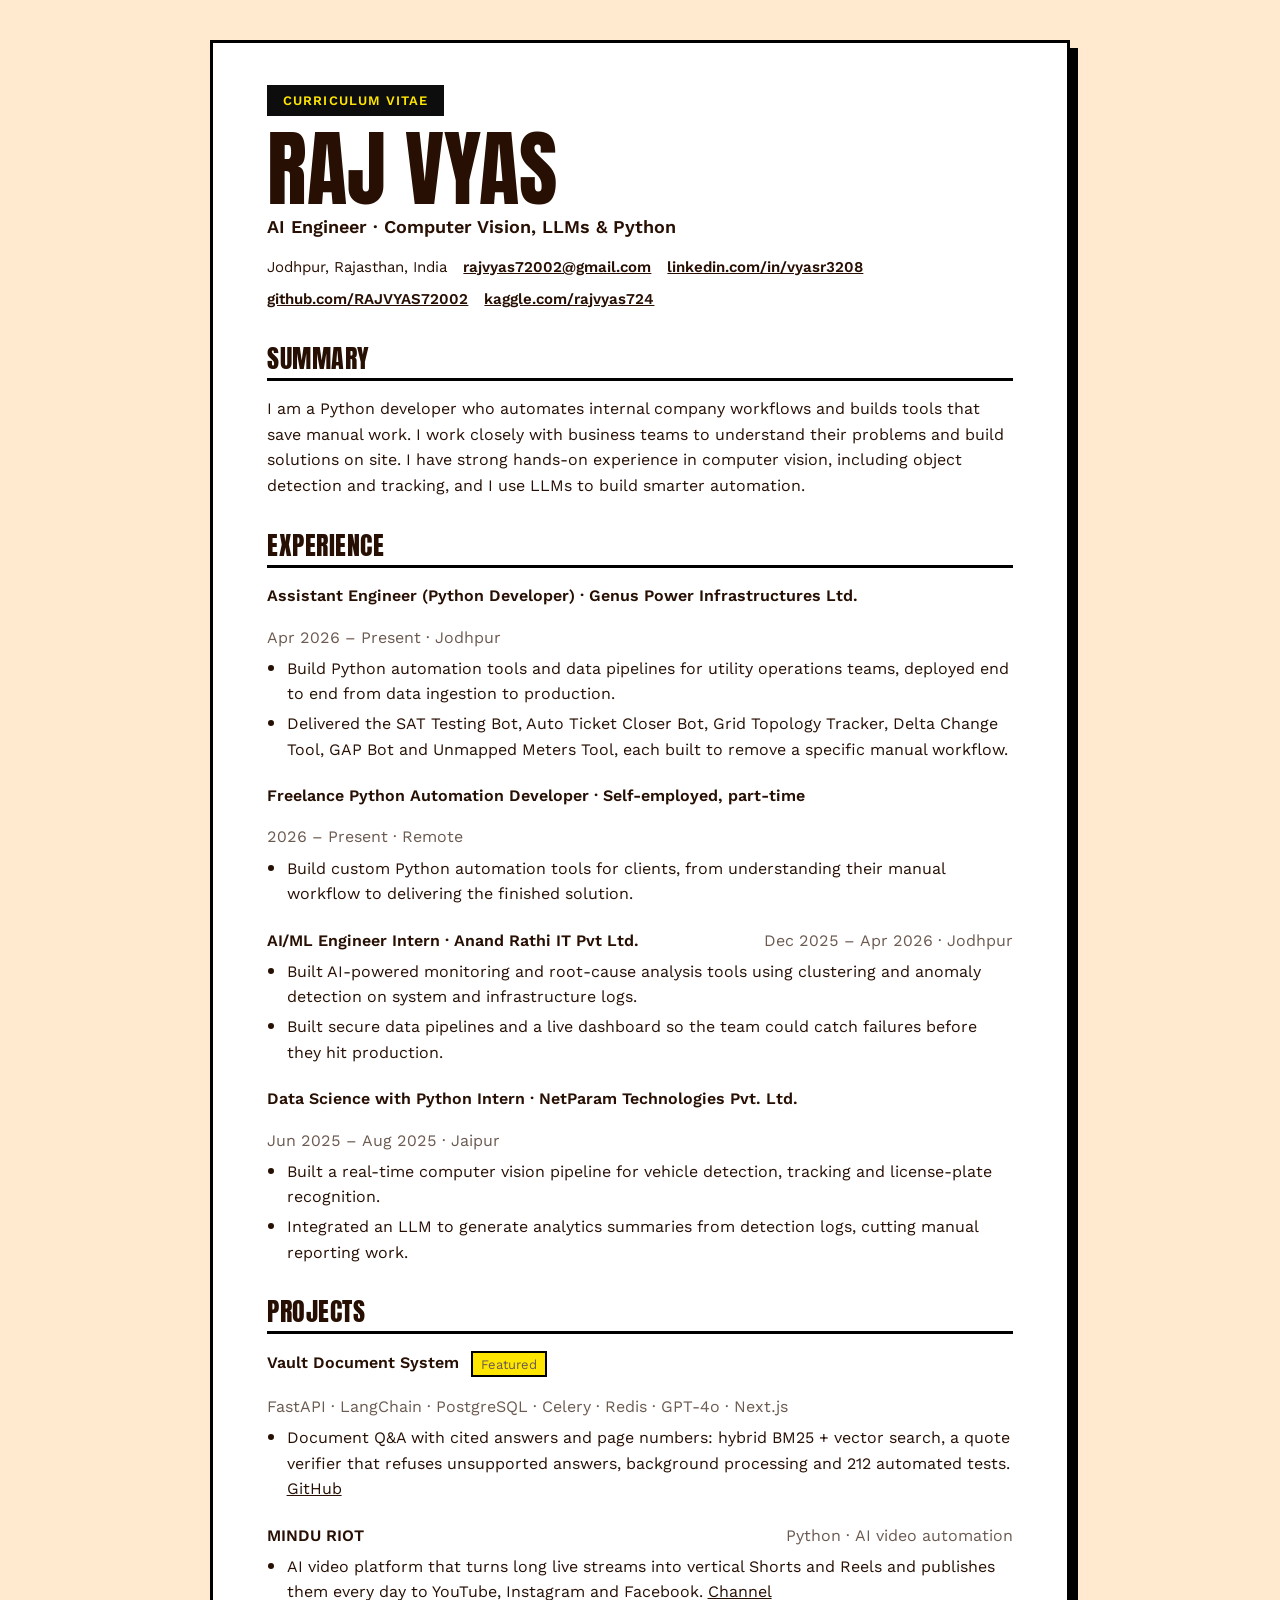
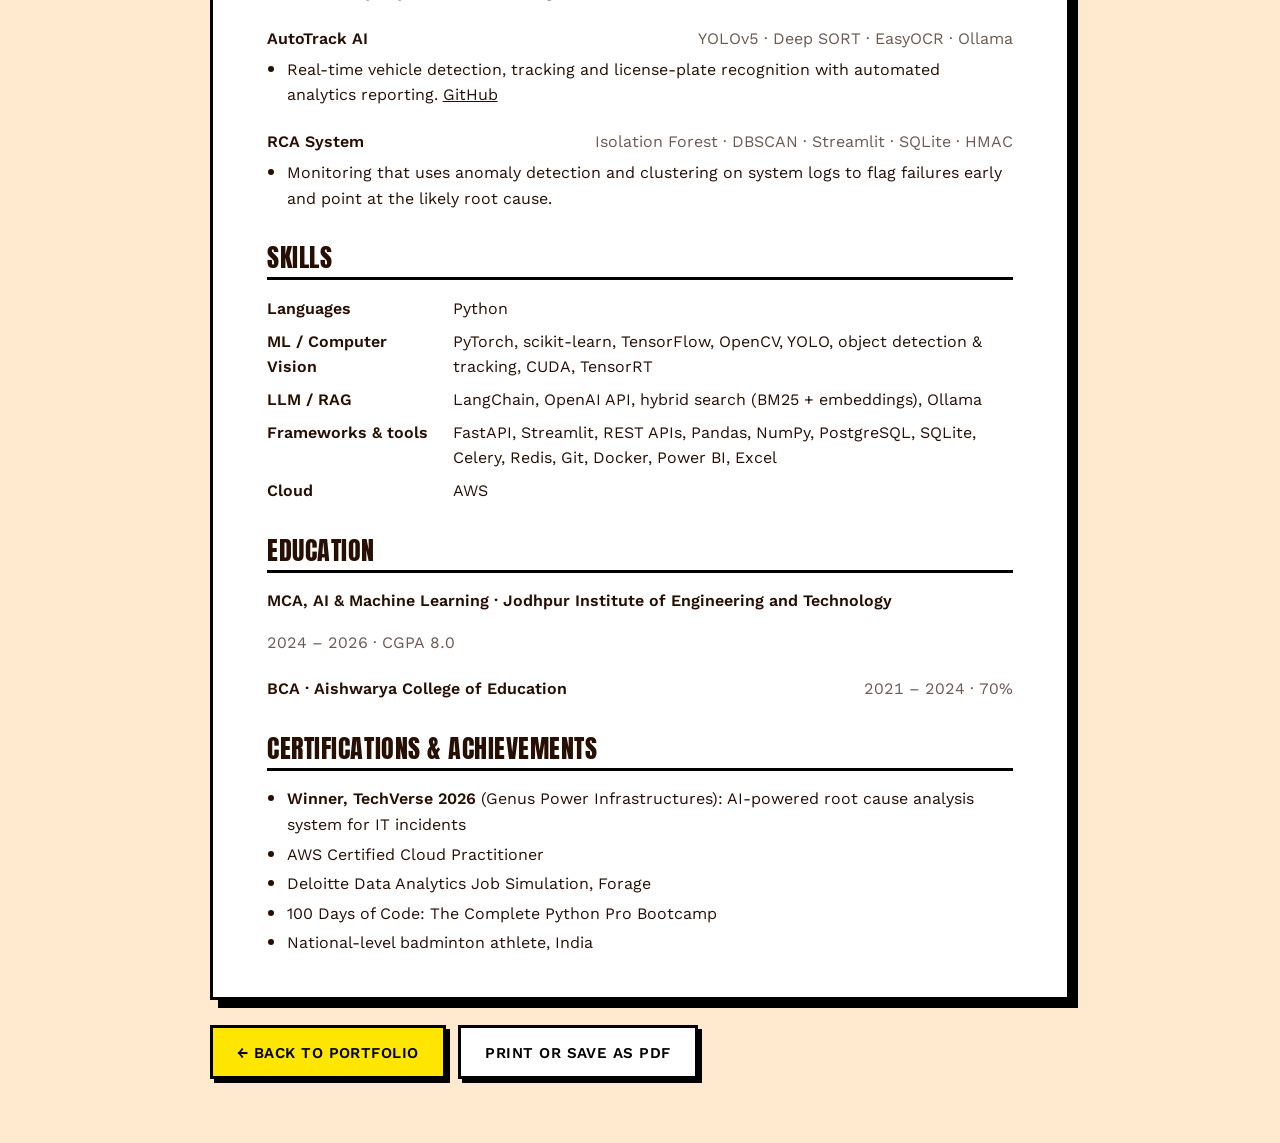
<file: resume.html>
<!DOCTYPE html>
<html lang="en">
<head>
  <meta charset="UTF-8">
  <meta name="viewport" content="width=device-width, initial-scale=1.0">
  <title>Resume — Raj Vyas</title>
  <link href="./assets/favicon.svg" rel="icon" type="image/svg+xml">
  <style>
    @font-face { font-family: 'Anton'; src: url('./lib/Anton-Regular.woff2') format('woff2'); }
    @font-face { font-family: 'WS'; src: url('./lib/WorkSans-Regular.woff2') format('woff2'); font-weight: 400; }
    @font-face { font-family: 'WS'; src: url('./lib/WorkSans-SemiBold.woff2') format('woff2'); font-weight: 600; }
    :root { --bg: #ffe9cf; --ink: #270f03; --yellow: #ffe600; --pink: #ff5f6d; --blue: #3d7bff; }
    * { box-sizing: border-box; margin: 0; padding: 0; }
    body { background: var(--bg); color: var(--ink); font: 400 16px/1.6 'WS', 'Segoe UI', sans-serif; padding: 2.5rem 1rem 4rem; }
    .sheet { max-width: 860px; margin: 0 auto; background: #fff; border: 3.5px solid #000; box-shadow: 8px 8px 0 #000; padding: 2.6rem clamp(1.2rem, 5vw, 3.4rem); }
    .top { display: flex; justify-content: space-between; align-items: flex-start; gap: 1rem; flex-wrap: wrap; }
    .badge { display: inline-block; background: #0d0d0d; color: var(--yellow); font-weight: 600; letter-spacing: .08em; text-transform: uppercase; padding: .35rem 1rem; font-size: .8rem; }
    h1 { font: 400 clamp(3rem, 9vw, 5.2rem)/0.95 'Anton', Impact, sans-serif; text-transform: uppercase; margin: .8rem 0 .3rem; }
    .role { font-weight: 600; font-size: 1.1rem; }
    .links { display: flex; flex-wrap: wrap; gap: .5rem 1rem; margin-top: .8rem; font-size: .95rem; }
    .links a { color: var(--ink); font-weight: 600; }
    h2 { font: 400 1.6rem/1 'Anton', Impact, sans-serif; text-transform: uppercase; letter-spacing: .02em; margin: 2.2rem 0 .9rem; padding-bottom: .4rem; border-bottom: 3px solid #000; }
    .job { margin-bottom: 1.3rem; }
    .job-head { display: flex; justify-content: space-between; gap: 1rem; flex-wrap: wrap; font-weight: 600; }
    .job-head span:last-child { font-weight: 400; color: #6b5a50; font-variant-numeric: tabular-nums; }
    ul { padding-left: 1.2rem; margin-top: .35rem; }
    li + li { margin-top: .25rem; }
    .skills { display: grid; grid-template-columns: 170px 1fr; gap: .45rem 1rem; }
    .skills b { font-weight: 600; }
    .proj a { color: var(--ink); }
    .chip { display: inline-block; background: var(--yellow); border: 2px solid #000; padding: .05rem .5rem; font-size: .8rem; font-weight: 600; margin-left: .4rem; vertical-align: middle; }
    .actions { max-width: 860px; margin: 1.6rem auto 0; display: flex; gap: .8rem; flex-wrap: wrap; }
    .btn { display: inline-flex; align-items: center; gap: .5rem; background: var(--yellow); color: #000; font-weight: 600; text-decoration: none; padding: .75rem 1.5rem; border: 3px solid #000; box-shadow: 4px 4px 0 #000; text-transform: uppercase; letter-spacing: .03em; cursor: pointer; font-family: inherit; font-size: .95rem; }
    .btn:hover { transform: translate(-2px, -2px); box-shadow: 6px 6px 0 #000; }
    .btn.alt { background: #fff; }
    .btn:focus-visible, a:focus-visible { outline: 3px solid var(--blue); outline-offset: 3px; }
    @media (max-width: 560px) { .skills { grid-template-columns: 1fr; } }
    @media print { body { background: #fff; padding: 0; } .sheet { box-shadow: none; border: 0; } .actions { display: none; } }
  </style>
</head>
<body>
  <main class="sheet">
    <div class="top">
      <div>
        <div class="badge">Curriculum Vitae</div>
        <h1>Raj Vyas</h1>
        <div class="role">AI Engineer · Computer Vision, LLMs & Python</div>
        <div class="links">
          <span>Jodhpur, Rajasthan, India</span>
          <a href="mailto:rajvyas72002@gmail.com">rajvyas72002@gmail.com</a>
          <a href="https://www.linkedin.com/in/vyasr3208" target="_blank" rel="noopener">linkedin.com/in/vyasr3208</a>
          <a href="https://github.com/RAJVYAS72002" target="_blank" rel="noopener">github.com/RAJVYAS72002</a>
          <a href="https://www.kaggle.com/rajvyas724" target="_blank" rel="noopener">kaggle.com/rajvyas724</a>
        </div>
      </div>
    </div>

    <h2>Summary</h2>
    <p>I am a Python developer who automates internal company workflows and builds tools that save manual work. I work closely with business teams to understand their problems and build solutions on site. I have strong hands-on experience in computer vision, including object detection and tracking, and I use LLMs to build smarter automation.</p>

    <h2>Experience</h2>
    <div class="job">
      <div class="job-head"><span>Assistant Engineer (Python Developer) · Genus Power Infrastructures Ltd.</span><span>Apr 2026 – Present · Jodhpur</span></div>
      <ul>
        <li>Build Python automation tools and data pipelines for utility operations teams, deployed end to end from data ingestion to production.</li>
        <li>Delivered the SAT Testing Bot, Auto Ticket Closer Bot, Grid Topology Tracker, Delta Change Tool, GAP Bot and Unmapped Meters Tool, each built to remove a specific manual workflow.</li>
      </ul>
    </div>
    <div class="job">
      <div class="job-head"><span>Freelance Python Automation Developer · Self-employed, part-time</span><span>2026 – Present · Remote</span></div>
      <ul><li>Build custom Python automation tools for clients, from understanding their manual workflow to delivering the finished solution.</li></ul>
    </div>
    <div class="job">
      <div class="job-head"><span>AI/ML Engineer Intern · Anand Rathi IT Pvt Ltd.</span><span>Dec 2025 – Apr 2026 · Jodhpur</span></div>
      <ul>
        <li>Built AI-powered monitoring and root-cause analysis tools using clustering and anomaly detection on system and infrastructure logs.</li>
        <li>Built secure data pipelines and a live dashboard so the team could catch failures before they hit production.</li>
      </ul>
    </div>
    <div class="job">
      <div class="job-head"><span>Data Science with Python Intern · NetParam Technologies Pvt. Ltd.</span><span>Jun 2025 – Aug 2025 · Jaipur</span></div>
      <ul>
        <li>Built a real-time computer vision pipeline for vehicle detection, tracking and license-plate recognition.</li>
        <li>Integrated an LLM to generate analytics summaries from detection logs, cutting manual reporting work.</li>
      </ul>
    </div>

    <h2>Projects</h2>
    <div class="job proj">
      <div class="job-head"><span>Vault Document System <span class="chip">Featured</span></span><span>FastAPI · LangChain · PostgreSQL · Celery · Redis · GPT-4o · Next.js</span></div>
      <ul><li>Document Q&amp;A with cited answers and page numbers: hybrid BM25 + vector search, a quote verifier that refuses unsupported answers, background processing and 212 automated tests. <a href="https://github.com/rajvyas72002/vault-document-system" target="_blank" rel="noopener">GitHub</a></li></ul>
    </div>
    <div class="job proj">
      <div class="job-head"><span>MINDU RIOT</span><span>Python · AI video automation</span></div>
      <ul><li>AI video platform that turns long live streams into vertical Shorts and Reels and publishes them every day to YouTube, Instagram and Facebook. <a href="https://www.youtube.com/@minduriot" target="_blank" rel="noopener">Channel</a></li></ul>
    </div>
    <div class="job proj">
      <div class="job-head"><span>AutoTrack AI</span><span>YOLOv5 · Deep SORT · EasyOCR · Ollama</span></div>
      <ul><li>Real-time vehicle detection, tracking and license-plate recognition with automated analytics reporting. <a href="https://github.com/rajvyas72002/Autotrack-AI" target="_blank" rel="noopener">GitHub</a></li></ul>
    </div>
    <div class="job proj">
      <div class="job-head"><span>RCA System</span><span>Isolation Forest · DBSCAN · Streamlit · SQLite · HMAC</span></div>
      <ul><li>Monitoring that uses anomaly detection and clustering on system logs to flag failures early and point at the likely root cause.</li></ul>
    </div>

    <h2>Skills</h2>
    <div class="skills">
      <b>Languages</b><span>Python</span>
      <b>ML / Computer Vision</b><span>PyTorch, scikit-learn, TensorFlow, OpenCV, YOLO, object detection & tracking, CUDA, TensorRT</span>
      <b>LLM / RAG</b><span>LangChain, OpenAI API, hybrid search (BM25 + embeddings), Ollama</span>
      <b>Frameworks & tools</b><span>FastAPI, Streamlit, REST APIs, Pandas, NumPy, PostgreSQL, SQLite, Celery, Redis, Git, Docker, Power BI, Excel</span>
      <b>Cloud</b><span>AWS</span>
    </div>

    <h2>Education</h2>
    <div class="job"><div class="job-head"><span>MCA, AI &amp; Machine Learning · Jodhpur Institute of Engineering and Technology</span><span>2024 – 2026 · CGPA 8.0</span></div></div>
    <div class="job"><div class="job-head"><span>BCA · Aishwarya College of Education</span><span>2021 – 2024 · 70%</span></div></div>

    <h2>Certifications & achievements</h2>
    <ul>
      <li><b>Winner, TechVerse 2026</b> (Genus Power Infrastructures): AI-powered root cause analysis system for IT incidents</li>
      <li>AWS Certified Cloud Practitioner</li>
      <li>Deloitte Data Analytics Job Simulation, Forage</li>
      <li>100 Days of Code: The Complete Python Pro Bootcamp</li>
      <li>National-level badminton athlete, India</li>
    </ul>
  </main>
  <div class="actions">
    <a href="index.html" class="btn">← Back to portfolio</a>
    <button type="button" class="btn alt" onclick="window.print()">Print or save as PDF</button>
  </div>
</body>
</html>
</file>
<file: lib/lenis.css>
html.lenis,html.lenis body{height:auto}.lenis:not(.lenis-autoToggle).lenis-stopped{overflow:clip}.lenis.lenis-smooth [data-lenis-prevent]{overscroll-behavior:contain}.lenis.lenis-smooth iframe{pointer-events:none}.lenis.lenis-autoToggle{transition-property:overflow;transition-duration:1ms;transition-behavior:allow-discrete}
</file>
<file: lib/gsap-webflow-offbrand.webflow.shared.1d2cc8aa4.min.css>
html{-webkit-text-size-adjust:100%;-ms-text-size-adjust:100%;font-family:sans-serif}body{margin:0}article,aside,details,figcaption,figure,footer,header,hgroup,main,menu,nav,section,summary{display:block}audio,canvas,progress,video{vertical-align:baseline;display:inline-block}audio:not([controls]){height:0;display:none}[hidden],template{display:none}a{background-color:#0000}a:active,a:hover{outline:0}abbr[title]{border-bottom:1px dotted}b,strong{font-weight:700}dfn{font-style:italic}h1{margin:.67em 0;font-size:2em}mark{color:#000;background:#ff0}small{font-size:80%}sub,sup{vertical-align:baseline;font-size:75%;line-height:0;position:relative}sup{top:-.5em}sub{bottom:-.25em}img{border:0}svg:not(:root){overflow:hidden}hr{box-sizing:content-box;height:0}pre{overflow:auto}code,kbd,pre,samp{font-family:monospace;font-size:1em}button,input,optgroup,select,textarea{color:inherit;font:inherit;margin:0}button{overflow:visible}button,select{text-transform:none}button,html input[type=button],input[type=reset]{-webkit-appearance:button;cursor:pointer}button[disabled],html input[disabled]{cursor:default}button::-moz-focus-inner,input::-moz-focus-inner{border:0;padding:0}input{line-height:normal}input[type=checkbox],input[type=radio]{box-sizing:border-box;padding:0}input[type=number]::-webkit-inner-spin-button,input[type=number]::-webkit-outer-spin-button{height:auto}input[type=search]{-webkit-appearance:none}input[type=search]::-webkit-search-cancel-button,input[type=search]::-webkit-search-decoration{-webkit-appearance:none}legend{border:0;padding:0}textarea{overflow:auto}optgroup{font-weight:700}table{border-collapse:collapse;border-spacing:0}td,th{padding:0}@font-face{font-family:webflow-icons;src:url([data-uri])format("truetype");font-weight:400;font-style:normal}[class^=w-icon-],[class*=\ w-icon-]{speak:none;font-variant:normal;text-transform:none;-webkit-font-smoothing:antialiased;-moz-osx-font-smoothing:grayscale;font-style:normal;font-weight:400;line-height:1;font-family:webflow-icons!important}.w-icon-slider-right:before{content:""}.w-icon-slider-left:before{content:""}.w-icon-nav-menu:before{content:""}.w-icon-arrow-down:before,.w-icon-dropdown-toggle:before{content:""}.w-icon-file-upload-remove:before{content:""}.w-icon-file-upload-icon:before{content:""}*{box-sizing:border-box}html{height:100%}body{color:#333;background-color:#fff;min-height:100%;margin:0;font-family:Arial,sans-serif;font-size:14px;line-height:20px}img{vertical-align:middle;max-width:100%;display:inline-block}html.w-mod-touch *{background-attachment:scroll!important}.w-block{display:block}.w-inline-block{max-width:100%;display:inline-block}.w-clearfix:before,.w-clearfix:after{content:" ";grid-area:1/1/2/2;display:table}.w-clearfix:after{clear:both}.w-hidden{display:none}.w-button{color:#fff;line-height:inherit;cursor:pointer;background-color:#3898ec;border:0;border-radius:0;padding:9px 15px;text-decoration:none;display:inline-block}input.w-button{-webkit-appearance:button}html[data-w-dynpage] [data-w-cloak]{color:#0000!important}.w-code-block{margin:unset}pre.w-code-block code{all:inherit}.w-optimization{display:contents}.w-webflow-badge,.w-webflow-badge>img{box-sizing:unset;width:unset;height:unset;max-height:unset;max-width:unset;min-height:unset;min-width:unset;margin:unset;padding:unset;float:unset;clear:unset;border:unset;border-radius:unset;background:unset;background-image:unset;background-position:unset;background-size:unset;background-repeat:unset;background-origin:unset;background-clip:unset;background-attachment:unset;background-color:unset;box-shadow:unset;transform:unset;direction:unset;font-family:unset;font-weight:unset;color:unset;font-size:unset;line-height:unset;font-style:unset;font-variant:unset;text-align:unset;letter-spacing:unset;-webkit-text-decoration:unset;text-decoration:unset;text-indent:unset;text-transform:unset;list-style-type:unset;text-shadow:unset;vertical-align:unset;cursor:unset;white-space:unset;word-break:unset;word-spacing:unset;word-wrap:unset;transition:unset}.w-webflow-badge{white-space:nowrap;cursor:pointer;box-shadow:0 0 0 1px #0000001a,0 1px 3px #0000001a;visibility:visible!important;opacity:1!important;z-index:2147483647!important;color:#aaadb0!important;overflow:unset!important;background-color:#fff!important;border-radius:3px!important;width:auto!important;height:auto!important;margin:0!important;padding:6px!important;font-size:12px!important;line-height:14px!important;text-decoration:none!important;display:inline-block!important;position:fixed!important;inset:auto 12px 12px auto!important;transform:none!important}.w-webflow-badge>img{position:unset;visibility:unset!important;opacity:1!important;vertical-align:middle!important;display:inline-block!important}h1,h2,h3,h4,h5,h6{margin-bottom:10px;font-weight:700}h1{margin-top:20px;font-size:38px;line-height:44px}h2{margin-top:20px;font-size:32px;line-height:36px}h3{margin-top:20px;font-size:24px;line-height:30px}h4{margin-top:10px;font-size:18px;line-height:24px}h5{margin-top:10px;font-size:14px;line-height:20px}h6{margin-top:10px;font-size:12px;line-height:18px}p{margin-top:0;margin-bottom:10px}blockquote{border-left:5px solid #e2e2e2;margin:0 0 10px;padding:10px 20px;font-size:18px;line-height:22px}figure{margin:0 0 10px}figcaption{text-align:center;margin-top:5px}ul,ol{margin-top:0;margin-bottom:10px;padding-left:40px}.w-list-unstyled{padding-left:0;list-style:none}.w-embed:before,.w-embed:after{content:" ";grid-area:1/1/2/2;display:table}.w-embed:after{clear:both}.w-video{width:100%;padding:0;position:relative}.w-video iframe,.w-video object,.w-video embed{border:none;width:100%;height:100%;position:absolute;top:0;left:0}fieldset{border:0;margin:0;padding:0}button,[type=button],[type=reset]{cursor:pointer;-webkit-appearance:button;border:0}.w-form{margin:0 0 15px}.w-form-done{text-align:center;background-color:#ddd;padding:20px;display:none}.w-form-fail{background-color:#ffdede;margin-top:10px;padding:10px;display:none}label{margin-bottom:5px;font-weight:700;display:block}.w-input,.w-select{color:#333;vertical-align:middle;background-color:#fff;border:1px solid #ccc;width:100%;height:38px;margin-bottom:10px;padding:8px 12px;font-size:14px;line-height:1.42857;display:block}.w-input::placeholder,.w-select::placeholder{color:#999}.w-input:focus,.w-select:focus{border-color:#3898ec;outline:0}.w-input[disabled],.w-select[disabled],.w-input[readonly],.w-select[readonly],fieldset[disabled] .w-input,fieldset[disabled] .w-select{cursor:not-allowed}.w-input[disabled]:not(.w-input-disabled),.w-select[disabled]:not(.w-input-disabled),.w-input[readonly],.w-select[readonly],fieldset[disabled]:not(.w-input-disabled) .w-input,fieldset[disabled]:not(.w-input-disabled) .w-select{background-color:#eee}textarea.w-input,textarea.w-select{height:auto}.w-select{background-color:#f3f3f3}.w-select[multiple]{height:auto}.w-form-label{cursor:pointer;margin-bottom:0;font-weight:400;display:inline-block}.w-radio{margin-bottom:5px;padding-left:20px;display:block}.w-radio:before,.w-radio:after{content:" ";grid-area:1/1/2/2;display:table}.w-radio:after{clear:both}.w-radio-input{float:left;margin:3px 0 0 -20px;line-height:normal}.w-file-upload{margin-bottom:10px;display:block}.w-file-upload-input{opacity:0;z-index:-100;width:.1px;height:.1px;position:absolute;overflow:hidden}.w-file-upload-default,.w-file-upload-uploading,.w-file-upload-success{color:#333;display:inline-block}.w-file-upload-error{margin-top:10px;display:block}.w-file-upload-default.w-hidden,.w-file-upload-uploading.w-hidden,.w-file-upload-error.w-hidden,.w-file-upload-success.w-hidden{display:none}.w-file-upload-uploading-btn{cursor:pointer;background-color:#fafafa;border:1px solid #ccc;margin:0;padding:8px 12px;font-size:14px;font-weight:400;display:flex}.w-file-upload-file{background-color:#fafafa;border:1px solid #ccc;flex-grow:1;justify-content:space-between;margin:0;padding:8px 9px 8px 11px;display:flex}.w-file-upload-file-name{font-size:14px;font-weight:400;display:block}.w-file-remove-link{cursor:pointer;width:auto;height:auto;margin-top:3px;margin-left:10px;padding:3px;display:block}.w-icon-file-upload-remove{margin:auto;font-size:10px}.w-file-upload-error-msg{color:#ea384c;padding:2px 0;display:inline-block}.w-file-upload-info{padding:0 12px;line-height:38px;display:inline-block}.w-file-upload-label{cursor:pointer;background-color:#fafafa;border:1px solid #ccc;margin:0;padding:8px 12px;font-size:14px;font-weight:400;display:inline-block}.w-icon-file-upload-icon,.w-icon-file-upload-uploading{width:20px;margin-right:8px;display:inline-block}.w-icon-file-upload-uploading{height:20px}.w-container{max-width:940px;margin-left:auto;margin-right:auto}.w-container:before,.w-container:after{content:" ";grid-area:1/1/2/2;display:table}.w-container:after{clear:both}.w-container .w-row{margin-left:-10px;margin-right:-10px}.w-row:before,.w-row:after{content:" ";grid-area:1/1/2/2;display:table}.w-row:after{clear:both}.w-row .w-row{margin-left:0;margin-right:0}.w-col{float:left;width:100%;min-height:1px;padding-left:10px;padding-right:10px;position:relative}.w-col .w-col{padding-left:0;padding-right:0}.w-col-1{width:8.33333%}.w-col-2{width:16.6667%}.w-col-3{width:25%}.w-col-4{width:33.3333%}.w-col-5{width:41.6667%}.w-col-6{width:50%}.w-col-7{width:58.3333%}.w-col-8{width:66.6667%}.w-col-9{width:75%}.w-col-10{width:83.3333%}.w-col-11{width:91.6667%}.w-col-12{width:100%}.w-hidden-main{display:none!important}@media screen and (max-width:991px){.w-container{max-width:728px}.w-hidden-main{display:inherit!important}.w-hidden-medium{display:none!important}.w-col-medium-1{width:8.33333%}.w-col-medium-2{width:16.6667%}.w-col-medium-3{width:25%}.w-col-medium-4{width:33.3333%}.w-col-medium-5{width:41.6667%}.w-col-medium-6{width:50%}.w-col-medium-7{width:58.3333%}.w-col-medium-8{width:66.6667%}.w-col-medium-9{width:75%}.w-col-medium-10{width:83.3333%}.w-col-medium-11{width:91.6667%}.w-col-medium-12{width:100%}.w-col-stack{width:100%;left:auto;right:auto}}@media screen and (max-width:767px){.w-hidden-main,.w-hidden-medium{display:inherit!important}.w-hidden-small{display:none!important}.w-row,.w-container .w-row{margin-left:0;margin-right:0}.w-col{width:100%;left:auto;right:auto}.w-col-small-1{width:8.33333%}.w-col-small-2{width:16.6667%}.w-col-small-3{width:25%}.w-col-small-4{width:33.3333%}.w-col-small-5{width:41.6667%}.w-col-small-6{width:50%}.w-col-small-7{width:58.3333%}.w-col-small-8{width:66.6667%}.w-col-small-9{width:75%}.w-col-small-10{width:83.3333%}.w-col-small-11{width:91.6667%}.w-col-small-12{width:100%}}@media screen and (max-width:479px){.w-container{max-width:none}.w-hidden-main,.w-hidden-medium,.w-hidden-small{display:inherit!important}.w-hidden-tiny{display:none!important}.w-col{width:100%}.w-col-tiny-1{width:8.33333%}.w-col-tiny-2{width:16.6667%}.w-col-tiny-3{width:25%}.w-col-tiny-4{width:33.3333%}.w-col-tiny-5{width:41.6667%}.w-col-tiny-6{width:50%}.w-col-tiny-7{width:58.3333%}.w-col-tiny-8{width:66.6667%}.w-col-tiny-9{width:75%}.w-col-tiny-10{width:83.3333%}.w-col-tiny-11{width:91.6667%}.w-col-tiny-12{width:100%}}.w-widget{position:relative}.w-widget-map{width:100%;height:400px}.w-widget-map label{width:auto;display:inline}.w-widget-map img{max-width:inherit}.w-widget-map .gm-style-iw{text-align:center}.w-widget-map .gm-style-iw>button{display:none!important}.w-widget-twitter{overflow:hidden}.w-widget-twitter-count-shim{vertical-align:top;text-align:center;background:#fff;border:1px solid #758696;border-radius:3px;width:28px;height:20px;display:inline-block;position:relative}.w-widget-twitter-count-shim *{pointer-events:none;-webkit-user-select:none;user-select:none}.w-widget-twitter-count-shim .w-widget-twitter-count-inner{text-align:center;color:#999;font-family:serif;font-size:15px;line-height:12px;position:relative}.w-widget-twitter-count-shim .w-widget-twitter-count-clear{display:block;position:relative}.w-widget-twitter-count-shim.w--large{width:36px;height:28px}.w-widget-twitter-count-shim.w--large .w-widget-twitter-count-inner{font-size:18px;line-height:18px}.w-widget-twitter-count-shim:not(.w--vertical){margin-left:5px;margin-right:8px}.w-widget-twitter-count-shim:not(.w--vertical).w--large{margin-left:6px}.w-widget-twitter-count-shim:not(.w--vertical):before,.w-widget-twitter-count-shim:not(.w--vertical):after{content:" ";pointer-events:none;border:solid #0000;width:0;height:0;position:absolute;top:50%;left:0}.w-widget-twitter-count-shim:not(.w--vertical):before{border-width:4px;border-color:#75869600 #5d6c7b #75869600 #75869600;margin-top:-4px;margin-left:-9px}.w-widget-twitter-count-shim:not(.w--vertical).w--large:before{border-width:5px;margin-top:-5px;margin-left:-10px}.w-widget-twitter-count-shim:not(.w--vertical):after{border-width:4px;border-color:#fff0 #fff #fff0 #fff0;margin-top:-4px;margin-left:-8px}.w-widget-twitter-count-shim:not(.w--vertical).w--large:after{border-width:5px;margin-top:-5px;margin-left:-9px}.w-widget-twitter-count-shim.w--vertical{width:61px;height:33px;margin-bottom:8px}.w-widget-twitter-count-shim.w--vertical:before,.w-widget-twitter-count-shim.w--vertical:after{content:" ";pointer-events:none;border:solid #0000;width:0;height:0;position:absolute;top:100%;left:50%}.w-widget-twitter-count-shim.w--vertical:before{border-width:5px;border-color:#5d6c7b #75869600 #75869600;margin-left:-5px}.w-widget-twitter-count-shim.w--vertical:after{border-width:4px;border-color:#fff #fff0 #fff0;margin-left:-4px}.w-widget-twitter-count-shim.w--vertical .w-widget-twitter-count-inner{font-size:18px;line-height:22px}.w-widget-twitter-count-shim.w--vertical.w--large{width:76px}.w-background-video{color:#fff;height:500px;position:relative;overflow:hidden}.w-background-video>video{object-fit:cover;z-index:-100;background-position:50%;background-size:cover;width:100%;height:100%;margin:auto;position:absolute;inset:-100%}.w-background-video>video::-webkit-media-controls-start-playback-button{-webkit-appearance:none;display:none!important}.w-background-video--control{background-color:#0000;padding:0;position:absolute;bottom:1em;right:1em}.w-background-video--control>[hidden]{display:none!important}.w-slider{text-align:center;clear:both;-webkit-tap-highlight-color:#0000;tap-highlight-color:#0000;background:#ddd;height:300px;position:relative}.w-slider-mask{z-index:1;white-space:nowrap;height:100%;display:block;position:relative;left:0;right:0;overflow:hidden}.w-slide{vertical-align:top;white-space:normal;text-align:left;width:100%;height:100%;display:inline-block;position:relative}.w-slider-nav{z-index:2;text-align:center;-webkit-tap-highlight-color:#0000;tap-highlight-color:#0000;height:40px;margin:auto;padding-top:10px;position:absolute;inset:auto 0 0}.w-slider-nav.w-round>div{border-radius:100%}.w-slider-nav.w-num>div{font-size:inherit;line-height:inherit;width:auto;height:auto;padding:.2em .5em}.w-slider-nav.w-shadow>div{box-shadow:0 0 3px #3336}.w-slider-nav-invert{color:#fff}.w-slider-nav-invert>div{background-color:#2226}.w-slider-nav-invert>div.w-active{background-color:#222}.w-slider-dot{cursor:pointer;background-color:#fff6;width:1em;height:1em;margin:0 3px .5em;transition:background-color .1s,color .1s;display:inline-block;position:relative}.w-slider-dot.w-active{background-color:#fff}.w-slider-dot:focus{outline:none;box-shadow:0 0 0 2px #fff}.w-slider-dot:focus.w-active{box-shadow:none}.w-slider-arrow-left,.w-slider-arrow-right{cursor:pointer;color:#fff;-webkit-tap-highlight-color:#0000;tap-highlight-color:#0000;-webkit-user-select:none;user-select:none;width:80px;margin:auto;font-size:40px;position:absolute;inset:0;overflow:hidden}.w-slider-arrow-left [class^=w-icon-],.w-slider-arrow-right [class^=w-icon-],.w-slider-arrow-left [class*=\ w-icon-],.w-slider-arrow-right [class*=\ w-icon-]{position:absolute}.w-slider-arrow-left:focus,.w-slider-arrow-right:focus{outline:0}.w-slider-arrow-left{z-index:3;right:auto}.w-slider-arrow-right{z-index:4;left:auto}.w-icon-slider-left,.w-icon-slider-right{width:1em;height:1em;margin:auto;inset:0}.w-slider-aria-label{clip:rect(0 0 0 0);border:0;width:1px;height:1px;margin:-1px;padding:0;position:absolute;overflow:hidden}.w-slider-force-show{display:block!important}.w-dropdown{text-align:left;z-index:900;margin-left:auto;margin-right:auto;display:inline-block;position:relative}.w-dropdown-btn,.w-dropdown-toggle,.w-dropdown-link{vertical-align:top;color:#222;text-align:left;white-space:nowrap;margin-left:auto;margin-right:auto;padding:20px;text-decoration:none;position:relative}.w-dropdown-toggle{-webkit-user-select:none;user-select:none;cursor:pointer;padding-right:40px;display:inline-block}.w-dropdown-toggle:focus{outline:0}.w-icon-dropdown-toggle{width:1em;height:1em;margin:auto 20px auto auto;position:absolute;top:0;bottom:0;right:0}.w-dropdown-list{background:#ddd;min-width:100%;display:none;position:absolute}.w-dropdown-list.w--open{display:block}.w-dropdown-link{color:#222;padding:10px 20px;display:block}.w-dropdown-link.w--current{color:#0082f3}.w-dropdown-link:focus{outline:0}@media screen and (max-width:767px){.w-nav-brand{padding-left:10px}}.w-lightbox-backdrop{cursor:auto;letter-spacing:normal;text-indent:0;text-shadow:none;text-transform:none;visibility:visible;white-space:normal;word-break:normal;word-spacing:normal;word-wrap:normal;color:#fff;text-align:center;z-index:2000;opacity:0;-webkit-user-select:none;-moz-user-select:none;-webkit-tap-highlight-color:transparent;background:#000000e6;outline:0;font-family:Helvetica Neue,Helvetica,Ubuntu,Segoe UI,Verdana,sans-serif;font-size:17px;font-style:normal;font-weight:300;line-height:1.2;list-style:disc;position:fixed;inset:0;-webkit-transform:translate(0)}.w-lightbox-backdrop,.w-lightbox-container{-webkit-overflow-scrolling:touch;height:100%;overflow:auto}.w-lightbox-content{height:100vh;position:relative;overflow:hidden}.w-lightbox-view{opacity:0;width:100vw;height:100vh;position:absolute}.w-lightbox-view:before{content:"";height:100vh}.w-lightbox-group,.w-lightbox-group .w-lightbox-view,.w-lightbox-group .w-lightbox-view:before{height:86vh}.w-lightbox-frame,.w-lightbox-view:before{vertical-align:middle;display:inline-block}.w-lightbox-figure{margin:0;position:relative}.w-lightbox-group .w-lightbox-figure{cursor:pointer}.w-lightbox-img{width:auto;max-width:none;height:auto}.w-lightbox-image{float:none;max-width:100vw;max-height:100vh;display:block}.w-lightbox-group .w-lightbox-image{max-height:86vh}.w-lightbox-caption{text-align:left;text-overflow:ellipsis;white-space:nowrap;background:#0006;padding:.5em 1em;position:absolute;bottom:0;left:0;right:0;overflow:hidden}.w-lightbox-embed{width:100%;height:100%;position:absolute;inset:0}.w-lightbox-control{cursor:pointer;background-position:50%;background-repeat:no-repeat;background-size:24px;width:4em;transition:all .3s;position:absolute;top:0}.w-lightbox-left{background-image:url([data-uri]);display:none;bottom:0;left:0}.w-lightbox-right{background-image:url([data-uri]);display:none;bottom:0;right:0}.w-lightbox-close{background-image:url([data-uri]);background-size:18px;height:2.6em;right:0}.w-lightbox-strip{white-space:nowrap;padding:0 1vh;line-height:0;position:absolute;bottom:0;left:0;right:0;overflow:auto hidden}.w-lightbox-item{box-sizing:content-box;cursor:pointer;width:10vh;padding:2vh 1vh;display:inline-block;-webkit-transform:translate(0,0)}.w-lightbox-active{opacity:.3}.w-lightbox-thumbnail{background:#222;height:10vh;position:relative;overflow:hidden}.w-lightbox-thumbnail-image{position:absolute;top:0;left:0}.w-lightbox-thumbnail .w-lightbox-tall{width:100%;top:50%;transform:translateY(-50%)}.w-lightbox-thumbnail .w-lightbox-wide{height:100%;left:50%;transform:translate(-50%)}.w-lightbox-spinner{box-sizing:border-box;border:5px solid #0006;border-radius:50%;width:40px;height:40px;margin-top:-20px;margin-left:-20px;animation:.8s linear infinite spin;position:absolute;top:50%;left:50%}.w-lightbox-spinner:after{content:"";border:3px solid #0000;border-bottom-color:#fff;border-radius:50%;position:absolute;inset:-4px}.w-lightbox-hide{display:none}.w-lightbox-noscroll{overflow:hidden}@media (min-width:768px){.w-lightbox-content{height:96vh;margin-top:2vh}.w-lightbox-view,.w-lightbox-view:before{height:96vh}.w-lightbox-group,.w-lightbox-group .w-lightbox-view,.w-lightbox-group .w-lightbox-view:before{height:84vh}.w-lightbox-image{max-width:96vw;max-height:96vh}.w-lightbox-group .w-lightbox-image{max-width:82.3vw;max-height:84vh}.w-lightbox-left,.w-lightbox-right{opacity:.5;display:block}.w-lightbox-close{opacity:.8}.w-lightbox-control:hover{opacity:1}}.w-lightbox-inactive,.w-lightbox-inactive:hover{opacity:0}.w-richtext:before,.w-richtext:after{content:" ";grid-area:1/1/2/2;display:table}.w-richtext:after{clear:both}.w-richtext[contenteditable=true]:before,.w-richtext[contenteditable=true]:after{white-space:initial}.w-richtext ol,.w-richtext ul{overflow:hidden}.w-richtext .w-richtext-figure-selected.w-richtext-figure-type-video div:after,.w-richtext .w-richtext-figure-selected[data-rt-type=video] div:after,.w-richtext .w-richtext-figure-selected.w-richtext-figure-type-image div,.w-richtext .w-richtext-figure-selected[data-rt-type=image] div{outline:2px solid #2895f7}.w-richtext figure.w-richtext-figure-type-video>div:after,.w-richtext figure[data-rt-type=video]>div:after{content:"";display:none;position:absolute;inset:0}.w-richtext figure{max-width:60%;position:relative}.w-richtext figure>div:before{cursor:default!important}.w-richtext figure img{width:100%}.w-richtext figure figcaption.w-richtext-figcaption-placeholder{opacity:.6}.w-richtext figure div{color:#0000;font-size:0}.w-richtext figure.w-richtext-figure-type-image,.w-richtext figure[data-rt-type=image]{display:table}.w-richtext figure.w-richtext-figure-type-image>div,.w-richtext figure[data-rt-type=image]>div{display:inline-block}.w-richtext figure.w-richtext-figure-type-image>figcaption,.w-richtext figure[data-rt-type=image]>figcaption{caption-side:bottom;display:table-caption}.w-richtext figure.w-richtext-figure-type-video,.w-richtext figure[data-rt-type=video]{width:60%;height:0}.w-richtext figure.w-richtext-figure-type-video iframe,.w-richtext figure[data-rt-type=video] iframe{width:100%;height:100%;position:absolute;top:0;left:0}.w-richtext figure.w-richtext-figure-type-video>div,.w-richtext figure[data-rt-type=video]>div{width:100%}.w-richtext figure.w-richtext-align-center{clear:both;margin-left:auto;margin-right:auto}.w-richtext figure.w-richtext-align-center.w-richtext-figure-type-image>div,.w-richtext figure.w-richtext-align-center[data-rt-type=image]>div{max-width:100%}.w-richtext figure.w-richtext-align-normal{clear:both}.w-richtext figure.w-richtext-align-fullwidth{text-align:center;clear:both;width:100%;max-width:100%;margin-left:auto;margin-right:auto;display:block}.w-richtext figure.w-richtext-align-fullwidth>div{padding-bottom:inherit;display:inline-block}.w-richtext figure.w-richtext-align-fullwidth>figcaption{display:block}.w-richtext figure.w-richtext-align-floatleft{float:left;clear:none;margin-right:15px}.w-richtext figure.w-richtext-align-floatright{float:right;clear:none;margin-left:15px}.w-nav{z-index:1000;background:#ddd;position:relative}.w-nav:before,.w-nav:after{content:" ";grid-area:1/1/2/2;display:table}.w-nav:after{clear:both}.w-nav-brand{float:left;color:#333;text-decoration:none;position:relative}.w-nav-link{vertical-align:top;color:#222;text-align:left;margin-left:auto;margin-right:auto;padding:20px;text-decoration:none;display:inline-block;position:relative}.w-nav-link.w--current{color:#0082f3}.w-nav-menu{float:right;position:relative}[data-nav-menu-open]{text-align:center;background:#c8c8c8;min-width:200px;position:absolute;top:100%;left:0;right:0;overflow:visible;display:block!important}.w--nav-link-open{display:block;position:relative}.w-nav-overlay{width:100%;display:none;position:absolute;top:100%;left:0;right:0;overflow:hidden}.w-nav-overlay [data-nav-menu-open]{top:0}.w-nav[data-animation=over-left] .w-nav-overlay{width:auto}.w-nav[data-animation=over-left] .w-nav-overlay,.w-nav[data-animation=over-left] [data-nav-menu-open]{z-index:1;top:0;right:auto}.w-nav[data-animation=over-right] .w-nav-overlay{width:auto}.w-nav[data-animation=over-right] .w-nav-overlay,.w-nav[data-animation=over-right] [data-nav-menu-open]{z-index:1;top:0;left:auto}.w-nav-button{float:right;cursor:pointer;-webkit-tap-highlight-color:#0000;tap-highlight-color:#0000;-webkit-user-select:none;user-select:none;padding:18px;font-size:24px;display:none;position:relative}.w-nav-button:focus{outline:0}.w-nav-button.w--open{color:#fff;background-color:#c8c8c8}.w-nav[data-collapse=all] .w-nav-menu{display:none}.w-nav[data-collapse=all] .w-nav-button,.w--nav-dropdown-open,.w--nav-dropdown-toggle-open{display:block}.w--nav-dropdown-list-open{position:static}@media screen and (max-width:991px){.w-nav[data-collapse=medium] .w-nav-menu{display:none}.w-nav[data-collapse=medium] .w-nav-button{display:block}}@media screen and (max-width:767px){.w-nav[data-collapse=small] .w-nav-menu{display:none}.w-nav[data-collapse=small] .w-nav-button{display:block}.w-nav-brand{padding-left:10px}}@media screen and (max-width:479px){.w-nav[data-collapse=tiny] .w-nav-menu{display:none}.w-nav[data-collapse=tiny] .w-nav-button{display:block}}.w-tabs{position:relative}.w-tabs:before,.w-tabs:after{content:" ";grid-area:1/1/2/2;display:table}.w-tabs:after{clear:both}.w-tab-menu{position:relative}.w-tab-link{vertical-align:top;text-align:left;cursor:pointer;color:#222;background-color:#ddd;padding:9px 30px;text-decoration:none;display:inline-block;position:relative}.w-tab-link.w--current{background-color:#c8c8c8}.w-tab-link:focus{outline:0}.w-tab-content{display:block;position:relative;overflow:hidden}.w-tab-pane{display:none;position:relative}.w--tab-active{display:block}@media screen and (max-width:479px){.w-tab-link{display:block}}.w-ix-emptyfix:after{content:""}@keyframes spin{0%{transform:rotate(0)}to{transform:rotate(360deg)}}.w-dyn-empty{background-color:#ddd;padding:10px}.w-dyn-hide,.w-dyn-bind-empty,.w-condition-invisible{display:none!important}.wf-layout-layout{display:grid}@font-face{font-family:Worksans;src:url(WorkSans-Medium.woff2)format("woff2");font-weight:500;font-style:normal;font-display:block}@font-face{font-family:Worksans;src:url(WorkSans-SemiBold.woff2)format("woff2");font-weight:600;font-style:normal;font-display:block}@font-face{font-family:Worksans;src:url(WorkSans-Regular.woff2)format("woff2");font-weight:400;font-style:normal;font-display:block}@font-face{font-family:Anton;src:url(Anton-Regular.woff2)format("woff2");font-weight:400;font-style:normal;font-display:block}:root{--secondary:#ffe9cf;--primary:#270f03;--y-base:6rem;--max-w:1620px;--nav-height:3rem;--rounded-1:.375rem;--white:#fef8f1;--green:#69e05f;--rounded-xs:.2rem;--light:#d9d9d9}body{background-color:var(--secondary);color:var(--primary);letter-spacing:-.02em;font-family:Worksans,Arial,sans-serif;font-size:14px;line-height:1.2em}.main{min-height:100svh}.sec{padding-top:var(--y-base);padding-bottom:var(--y-base);flex-flow:column;justify-content:center;align-items:center;min-height:40svh;display:flex;position:relative}.sec.hero{flex-flow:column;justify-content:center;align-items:center;width:100%;height:100svh;min-height:100svh;padding-top:6rem;padding-bottom:3rem;display:flex;overflow:clip}.sec.scrolltrigger-sec{flex-flow:column;justify-content:flex-start;align-items:center;height:400svh;padding-top:0;padding-bottom:0}.sec.utlis{grid-column-gap:3rem;grid-row-gap:3rem}.sec.reorganise{justify-content:flex-start;align-items:center}.sec.footer{background-color:var(--primary);padding-top:7.25rem;padding-bottom:0}.sec.inertia{overflow:clip}.comp{max-width:var(--max-w);grid-column-gap:1.5rem;grid-row-gap:1.5rem;flex-flow:column;flex:none;justify-content:center;align-items:center;width:94%;min-width:20vw;display:flex;position:relative}.comp.text-exp{grid-column-gap:1.5rem;grid-row-gap:1.5rem;flex-flow:wrap;grid-template-rows:auto auto;grid-template-columns:1fr 1fr 1fr;grid-auto-columns:1fr;width:80%;margin-bottom:0;padding-left:0;display:grid}.comp.slider-w{width:100%;max-width:100%;overflow:clip}.comp.inertia{flex-flow:row;height:60svh}.comp.footer{grid-column-gap:0rem;grid-row-gap:0rem;color:var(--secondary);width:80%}.comp.toggle-w{z-index:3;top:-10svh}.comp.scroller{grid-column-gap:0rem;grid-row-gap:0rem;flex-flow:column;justify-content:center;align-items:center;width:100%;max-width:100%;font-family:Anton,Arial,sans-serif;font-size:20vw;line-height:1em;overflow:clip}.comp.footer-logo{color:var(--secondary);width:99%;min-height:20svh;margin-top:2rem}.comp.video{max-width:100%}.scroll-wrapper{overflow:clip}.nav-w{z-index:20;grid-column-gap:1rem;grid-row-gap:1rem;pointer-events:none;flex-flow:column;justify-content:center;align-items:center;display:flex;position:fixed;inset:0% 0% auto}.nav{grid-column-gap:1.5rem;grid-row-gap:1.5rem;pointer-events:auto;justify-content:center;align-items:center;height:100%;padding-top:1.25rem;display:flex}.svg.gsap-logo{aspect-ratio:44/16;width:2.75em;height:1em}.svg._wf-logo{aspect-ratio:100/16;width:6.25em;height:1em}.svg.arrow-r{width:2em;height:1em}.svg.copy-icon{width:1rem;height:1rem}.svg.arrow:where(.w-variant-352da3df-a236-ccac-dbb8-8845a582a471){transform:rotate(180deg)}.svg.arrow.flip-2{transform:rotate(180deg)}.svg.arrow{width:2em}.svg.arrow.flip-4{transform:rotate(180deg)}.logo-banner-w{grid-column-gap:.4rem;grid-row-gap:.4rem;font-size:16px;display:flex}.logo-banner-w.white{color:var(--secondary);font-size:20px}.sub-nav-w{grid-column-gap:0rem;grid-row-gap:0rem;pointer-events:auto;margin-top:0;margin-bottom:0;padding-left:0;font-size:12px;display:flex}.link-li-w{opacity:.7;pointer-events:auto;text-transform:none;cursor:pointer;padding:.2rem .6rem;transition:opacity .2s;position:relative}.link-li-w:hover,.link-li-w.current{opacity:1}.link-li-w.footer{color:var(--secondary);text-decoration:none}.x-adjust-right{padding-right:.2rem}.layer{z-index:0;pointer-events:none;justify-content:center;align-items:center;display:flex;position:absolute;inset:0%}.layer.flex-b{justify-content:center;align-items:flex-end}.layer.flex-b.z-3{z-index:3}.layer.hero-alt{padding-top:var(--nav-height);grid-column-gap:1rem;grid-row-gap:1rem;pointer-events:none;visibility:hidden;flex-flow:column;flex:none;grid-template-rows:auto auto;grid-template-columns:1fr 1fr 1fr;grid-auto-columns:1fr;justify-content:center;place-items:center stretch;height:100%;padding-bottom:3rem;overflow:clip}.layer.hero-alt.show{visibility:visible;padding-left:0;padding-right:0;display:flex}.layer.hero-alt.show.old{grid-column-gap:1rem;grid-row-gap:1rem;grid-template-rows:auto auto;grid-template-columns:1fr 1fr 1fr;grid-auto-columns:1fr;display:grid}.text-g-item{border-radius:var(--rounded-1);background-color:#0000001a;flex-flow:column;padding-top:.5rem;padding-left:.5rem;padding-right:.5rem;display:flex}.text-example-container{aspect-ratio:334/195;border-radius:var(--rounded-1);background-color:var(--primary);color:var(--white);justify-content:center;align-items:center;width:100%;display:flex}.text-example-tx-w{justify-content:space-between;align-items:center;padding-top:.6rem;padding-bottom:.6rem;display:flex}.text-effect-tx{font-family:Impact,Haettenschweiler,Franklin Gothic Bold,Charcoal,sans-serif;font-size:2rem;font-weight:600;line-height:.9em}.text-effect-w{padding-top:.2em;padding-bottom:.2em}.font-c{letter-spacing:-.025em;text-transform:uppercase;margin-top:0;margin-bottom:0;font-family:Anton,Arial,sans-serif;font-weight:400}.font-c.hero-text{text-align:center;letter-spacing:-.01em;font-size:min(14vw,10rem);font-weight:400;line-height:.95em}.font-c.size-screen{font-size:17vw;line-height:1em}.font-c.size-md{font-size:3.125rem;line-height:1em}.font-c.size-md._w-ch{max-width:8ch}.main-he-span{display:inline-block;overflow:clip}.btn-link{border-radius:var(--rounded-1);background-color:var(--primary);color:var(--secondary);cursor:pointer;padding:.625rem 1rem;font-size:13px;text-decoration:none;transition:color .2s,border-color .2s,background-color .2s}.btn-link:hover{background-color:var(--green);outline-color:var(--green);color:var(--primary)}.par-base{text-align:center;font-size:1rem;line-height:1.375em}.par-base._w-ch{max-width:50ch}.sticky-w{padding-top:var(--y-base);padding-bottom:var(--y-base);justify-content:center;align-items:center;width:100%;height:100svh;display:flex;position:sticky;top:0}.sky-scroller{max-width:var(--max-w);border-radius:var(--rounded-1);pointer-events:auto;width:70%;height:29rem;overflow:clip}.img-sky{object-fit:cover;width:100%;height:100%}.flip-item{grid-column-gap:.6rem;grid-row-gap:.6rem;aspect-ratio:389/193;border-radius:var(--rounded-1);outline-offset:0px;background-color:#00c5c5;outline:1px solid #0000000d;flex-flow:column;justify-content:space-between;align-items:flex-start;padding:1.5rem;display:flex;position:relative;overflow:clip}.flip-item.is-2{background-color:#ff812d}.flip-item.is-3{background-color:#f5c939}.flip-item.is-4{background-color:#ca9dfe}.flip-item.is-5{background-color:#7ae66a}.flip-item.is-6{background-color:#f897b4}.flip-list-w{grid-column-gap:1rem;grid-row-gap:1rem;grid-template-rows:auto auto;grid-template-columns:1fr 1fr 1fr;grid-auto-columns:1fr;width:100%;margin-bottom:0;padding-left:0;display:grid}.flip-list-w.list{flex-flow:column;grid-template-columns:1fr 1fr 1fr;justify-content:flex-start;align-items:stretch;width:40%;max-width:30rem;display:flex}.item-num{border-radius:var(--rounded-xs);background-color:#24281f1a;padding:.2rem;font-size:.625rem;line-height:1em}.abs-img{justify-content:center;align-items:center;height:88%;display:flex;position:absolute;inset:auto 0% auto auto}.abs-img.smaller{height:80%}.abs-img.smaller.is--tomato{padding-right:1rem}.slide{aspect-ratio:708/490;border-radius:var(--rounded-1);background-color:#89dde4;flex:none;width:52rem;padding:2.5rem;display:flex;overflow:clip}.slides{cursor:grab;flex-flow:row;justify-content:center;align-items:center;display:flex}.slide-col{flex:1}.slide-col.flex-ve{flex-flow:column;justify-content:space-between;display:flex}.slide-img{object-fit:contain;justify-content:center;align-items:center;width:100%;height:100%;display:flex}.slide-text-block{grid-column-gap:1rem;grid-row-gap:1rem;flex-flow:column;display:flex}.slide-outer{flex:none;padding-left:.75rem;padding-right:.75rem;position:relative}.explainer-w{z-index:5;pointer-events:auto;justify-content:flex-end;align-items:center;width:94%;height:10rem;margin-top:3rem;margin-bottom:3rem;display:flex;position:relative}.explainer-comp{border-radius:var(--rounded-1);background-color:var(--white);flex-flow:column;flex:none;justify-content:flex-start;padding-bottom:.75rem;padding-left:.75rem;padding-right:.75rem;display:flex;position:absolute;inset:0% 0% auto auto}.explainer-he{font-size:.875rem;font-weight:600}.btn{background-color:#efefef00;justify-content:center;align-items:center;width:1.6rem;height:1.6rem;padding:0;display:flex}.btn.copy{border-radius:var(--rounded-1);outline-offset:0px;cursor:pointer;outline:1px solid #141b1333;justify-content:center;align-items:center;width:100%;padding:.375rem .625rem;transition:background-color .2s;display:flex}.btn.flip-switch-btn{width:auto;height:auto;padding:.4rem;transition:color .2s,background-color .2s}.btn.flip-switch-btn.current{border-radius:var(--rounded-1);background-color:var(--primary);pointer-events:none;color:#ffe9cf;pointer-events:none;pointer-events:none;background-color:#270f03;border-radius:.375rem}.btn.slider-dot{background-color:#270f031a;border-radius:100%;width:1rem;height:1rem;transition:background-color .2s}.btn.slider-dot.current{background-color:var(--primary);background-color:#270f03}.btn.arrow{border-radius:var(--rounded-1);border:1px solid #0003;width:auto;height:auto}.btn.copy{outline-offset:0px;cursor:pointer;border-radius:.375rem;outline:1px solid #141b1333;justify-content:center;align-items:center;width:100%;padding:.375rem .625rem;transition:background-color .2s;display:flex}.btn.copy:hover{background-color:#69e05f}.btn.arrow{border:1px solid #0003;border-radius:.375rem;width:auto;height:auto}.plus-icon-w{aspect-ratio:1;outline-offset:0px;border-radius:100%;outline:1px solid #270f03;justify-content:center;align-items:center;width:1em;display:flex;position:relative}.text-block{font-weight:400;line-height:1em}.btn-cent-w{grid-column-gap:.8rem;grid-row-gap:.8rem;display:flex}.plus-line{background-color:var(--primary);width:1px;height:50%;position:absolute}.plus-line.rotate{width:50%;height:1px}.inertia-slide{aspect-ratio:517/439;border-radius:var(--rounded-1);background-color:#ff812df2;flex:none;justify-content:center;align-items:center;width:50vw;display:flex;position:absolute}.img-full{height:100%}.toggle-w{width:18rem;height:10rem;margin-bottom:0;position:relative}.toggle-html-input{opacity:0}.toggle-slider{cursor:pointer;background-color:#ffe9cf;border:.55rem solid #ffe9cf;border-radius:10rem;padding:.5rem;display:flex;position:absolute;inset:0%}.toggle-ball{aspect-ratio:1;pointer-events:none;background-color:#3875f9;border:.4rem solid #3875f9;border-radius:100%;width:8rem;transition:background-color .2s,border-color .2s}.explainer-expandable-w{grid-column-gap:16px;grid-row-gap:16px;flex-flow:column;grid-template-rows:auto auto;grid-template-columns:1fr 1fr;grid-auto-columns:1fr;justify-content:flex-end;display:flex}.explainer-overflow{width:100%;overflow:hidden}.explainer-par{max-width:25ch;margin-bottom:0;padding-top:.4rem;padding-bottom:.4rem}.div{cursor:pointer;margin-bottom:0;padding-top:.4rem;padding-bottom:.75rem;position:relative}.input{opacity:0;position:absolute}.span{z-index:2;justify-content:space-between;align-items:center;display:flex;position:relative}.footer-line{justify-content:space-between;width:100%;margin-top:2rem;display:flex}.footer-line.separator{border-bottom:1px solid #ffe9cf4d;padding-bottom:2rem}.col-half{flex:none;width:50%;display:flex}.col-half.items-r{justify-content:flex-end;align-items:flex-end}.op-70{grid-column-gap:1rem;grid-row-gap:1rem;opacity:.7;display:flex}.op-7{opacity:.7;color:#ffe9cf80}._w-ch{max-width:41ch}.sub-nav-bg{background-color:var(--secondary);color:var(--primary);border-radius:.7rem;padding:.4rem .3rem;overflow:clip;transform:translateY(-200%)}.sub-nav-bg.show{transform:translate(0)}.current-highlight{border:1px solid var(--primary);border-radius:var(--rounded-1);position:absolute;inset:0%}.flip-btn-w{grid-column-gap:.2rem;grid-row-gap:.2rem;margin-bottom:2rem;font-weight:500;display:flex}.ext-link{color:var(--secondary);cursor:pointer;text-decoration:none}.slider-ctrls-w{grid-column-gap:2rem;grid-row-gap:2rem;align-items:center;display:flex}.dots-w{grid-column-gap:1rem;grid-row-gap:1rem;margin-bottom:0;padding-left:0;display:flex}.arrow-btn{justify-content:center;align-items:center;padding:.6875rem;display:flex}.slider-progress-w{background-color:#270f031a;border-radius:9rem;min-width:10rem;height:1em;position:relative;overflow:clip}.progress-bar{background-color:var(--primary);border-radius:3rem;width:50%;height:100%}.toggle-slider-shadow{background-color:var(--primary);opacity:.4;filter:blur(2px);border-radius:5rem;position:absolute;inset:0%;transform:translateY(15%)}.hero-running-w{justify-content:center;align-items:center;height:100%;display:flex;position:relative;transform:scale(1.3)}.alpha-video.layered{aspect-ratio:1;width:140%;position:absolute;transform:scaleX(-1)}.hero-overlay-item{pointer-events:auto;justify-content:center;align-items:center;height:70%;display:flex}.hero-overlay-item.sky{justify-content:center;align-items:center;display:flex;position:relative}.hero-overlay-item.filler{pointer-events:none}.sky-hero-w{justify-content:center;align-items:center;width:100%;height:100%;display:flex;position:absolute}.img{object-fit:cover;width:100%;height:100%}.img.layer-up{z-index:23;position:relative}.img.scale-up{transform:scale3d(1none,1none,1none);transform-style:preserve-3d}.img.abs-top{position:absolute;inset:0%}.img.abs-top.z-3{z-index:3}.img.multiply{opacity:.23;mix-blend-mode:multiply}.hero-sky-w{aspect-ratio:303/259;justify-content:center;align-items:center;width:100%;display:flex;position:relative}.hero-img-wrap{justify-content:center;align-items:center;width:100%;height:100%;display:flex;position:relative}.swap-img{width:100%;height:100%}.swap-img.top{object-fit:cover;height:80%;position:absolute}.hero-slider-w{justify-content:center;align-items:center;height:100%;display:flex}.hero-card{border-radius:var(--rounded-1);background-color:#89dde4;justify-content:center;align-items:center;display:flex;position:relative}.hero-card.layer-1{position:absolute}.hero-card-img{width:100%;max-width:10rem}.overflow-w{padding:1rem 3rem 3rem;position:relative;top:-1rem;overflow:clip}.scribbles-svg{z-index:2;pointer-events:none;color:var(--white);width:310%;position:absolute;top:-205%}.overflow{height:1.4em;overflow:clip}.scroller-text{text-transform:uppercase;white-space:nowrap}.scroller-line{background-color:var(--primary);color:var(--secondary);align-items:center;display:flex}.scroller-line.first{transform:translateY(20%)rotate(-4deg)}.scroller-line.second{transform:translateY(-30%)rotate(6deg)}.hero-img-tx-w{width:100%;height:100%;display:flex;position:relative;transform:scale(2)}.code-block{display:none}.explainer-comp-2{background-color:#fef8f1;border-radius:.375rem;flex-flow:column;flex:none;justify-content:flex-start;padding-bottom:.75rem;padding-left:.75rem;padding-right:.75rem;display:flex;position:absolute;inset:0% 0% auto auto}.plus-line-2{background-color:#270f03;width:1px;height:50%;position:absolute}.plus-line-2.rotate{width:50%;height:1px}.item-num-2{background-color:#24281f1a;border-radius:.2rem;padding:.2rem;font-size:.625rem;line-height:1em}.sec-2{flex-flow:column;justify-content:center;align-items:center;min-height:40svh;padding-top:6rem;padding-bottom:6rem;display:flex;position:relative}.sec-2.reorganise{justify-content:flex-start;align-items:center}.sec-2.scrolltrigger-sec{flex-flow:column;justify-content:flex-start;align-items:center;height:400svh;padding-top:0;padding-bottom:0}.sec-2.inertia{overflow:clip}.flip-item-2{grid-column-gap:.6rem;grid-row-gap:.6rem;aspect-ratio:389/193;outline-offset:0px;background-color:#00c5c5;border-radius:.375rem;outline:1px solid #0000000d;flex-flow:column;justify-content:space-between;align-items:flex-start;padding:1.5rem;display:flex;position:relative;overflow:clip}.flip-item-2.is-4{background-color:#ca9dfe}.flip-item-2.is-6{background-color:#f897b4}.flip-item-2.is-2{background-color:#ff812d}.flip-item-2.is-3{background-color:#f5c939}.flip-item-2.is-5{background-color:#7ae66a}.comp-2{grid-column-gap:1.5rem;grid-row-gap:1.5rem;flex-flow:column;flex:none;justify-content:center;align-items:center;width:94%;min-width:20vw;max-width:1620px;display:flex;position:relative}.sticky-w-2{justify-content:center;align-items:center;width:100%;height:100svh;padding-top:6rem;padding-bottom:6rem;display:flex;position:sticky;top:0}.plus-line-3{background-color:#270f03;width:1px;height:50%;position:absolute}.plus-line-3.rotate{width:50%;height:1px}.sky-scroller-2{pointer-events:auto;border-radius:.375rem;width:70%;max-width:1620px;height:29rem;overflow:clip}.comp-3{grid-column-gap:1.5rem;grid-row-gap:1.5rem;flex-flow:column;flex:none;justify-content:center;align-items:center;width:94%;min-width:20vw;max-width:1620px;display:flex;position:relative}.comp-3.video{max-width:100%}.plus-line-4{background-color:#270f03;width:1px;height:50%;position:absolute}.plus-line-4.rotate{width:50%;height:1px}.slide-2{aspect-ratio:708/490;background-color:#89dde4;border-radius:.375rem;flex:none;width:55vw;padding:2.5rem;display:flex;overflow:clip}.progress-bar-2{background-color:#270f03;border-radius:3rem;width:50%;height:100%}.comp-4{grid-column-gap:1.5rem;grid-row-gap:1.5rem;flex-flow:column;flex:none;justify-content:center;align-items:center;width:94%;min-width:20vw;max-width:1620px;display:flex;position:relative}.comp-4.slider-w{width:100%;max-width:100%;overflow:clip}.comp-4.inertia{flex-flow:row;height:60svh}.comp-4.text-exp{grid-column-gap:1.5rem;grid-row-gap:1.5rem;flex-flow:wrap;grid-template-rows:auto auto;grid-template-columns:1fr 1fr 1fr;grid-auto-columns:1fr;width:80%;margin-bottom:0;padding-left:0;display:grid}.comp-4.video{max-width:100%}.inertia-slide-2{aspect-ratio:517/439;background-color:#ff812df2;border-radius:.375rem;flex:none;justify-content:center;align-items:center;width:50vw;display:flex;position:absolute}.plus-line-5{background-color:#270f03;width:1px;height:50%;position:absolute}.plus-line-5.rotate{width:50%;height:1px}.text-example-container-2{aspect-ratio:334/195;color:#fef8f1;background-color:#270f03;border-radius:.375rem;justify-content:center;align-items:center;width:100%;display:flex}.plus-line-6{background-color:#270f03;width:1px;height:50%;position:absolute}.plus-line-6.rotate{width:50%;height:1px}.text-g-item-2{background-color:#0000001a;border-radius:.375rem;flex-flow:column;padding-top:.5rem;padding-left:.5rem;padding-right:.5rem;display:flex}.text-g-item-2:hover{background-color:#fef8f1}.hero-btn-w{z-index:3;position:relative}.hero-stripe-w{color:var(--secondary);justify-content:center;align-items:center;font-family:Anton,Arial,sans-serif;font-size:15vw;line-height:1.1em;display:flex;position:fixed}.hero-stripe-w.is-1{position:absolute;transform:translate(0)}.hero-stripe-w.higher{z-index:2}.hero-stripe{grid-column-gap:2rem;grid-row-gap:2rem;background-color:var(--primary);flex:none;justify-content:flex-start;align-items:center;padding:.4rem;display:flex}.hero-stripe-text{text-transform:uppercase;white-space:nowrap;line-height:1.1em;position:relative}.hero-inner-img{aspect-ratio:1;flex:none;width:10vw;position:relative}.text-g-item-3{background-color:#0000001a;border-radius:.375rem;flex-flow:column;padding-top:.5rem;padding-left:.5rem;padding-right:.5rem;display:flex}.dual-img{justify-content:center;align-items:center;display:flex;position:relative}.dual-img-img{z-index:1;width:100%;height:100%;position:relative}.dual-img-shadow{mix-blend-mode:multiply;position:absolute}.marquee-img{aspect-ratio:1;width:13rem;height:100%}.mobile-explainer-prompt{display:none}@media screen and (max-width:991px){body{font-size:12px}.comp{width:90%}.comp.text-exp{grid-template-columns:1fr 1fr}.comp.video{width:100%}.sub-nav-w{flex-flow:row}.font-c.size-screen.overflow-cut{font-size:17vw}.abs-img{width:50%}.slide{width:70vw}.inertia-slide{width:60vw}.comp-2,.comp-3{width:90%}.comp-3.video{width:100%}.slide-2{width:70vw}.comp-4{width:90%}.comp-4.text-exp{grid-template-columns:1fr 1fr}.comp-4.video{width:100%}.inertia-slide-2{width:60vw}.hero-stripe-w{font-size:20vw}}@media screen and (max-width:767px){body{--secondary:#ffe9cf;--primary:#270f03;--y-base:3rem;--nav-height:3rem;--rounded-1:.375rem;--white:#fef8f1;--rounded-xs:.2rem}.sec.hero{justify-content:center;padding-bottom:2rem}.sec.reorganise{overflow:clip}.comp{width:95%}.comp.text-exp{grid-column-gap:.5rem;grid-row-gap:.5rem}.comp.toggle-w{top:-3rem}.font-c.hero-text{font-size:14vw}.font-c.size-md{font-size:2rem}.font-c.size-md._w-ch{font-size:2.15rem}.sticky-w{height:80svh}.sky-scroller{height:15rem}.flip-item{padding:.75rem}.flip-list-w{grid-column-gap:.2rem;grid-row-gap:.2rem;grid-template-columns:1fr 1fr}.flip-list-w.list{width:50%}.abs-img{justify-content:center;align-items:center}.slide{padding:1.6rem}.slide-outer{padding-left:.3rem;padding-right:.3rem}.explainer-w{filter:drop-shadow(0 2px 5px #0000001a);width:80%;height:auto}.explainer-comp{flex-flow:column;align-items:flex-start;width:100%;padding-bottom:0;position:static}.plus-icon-w,.explainer-copy-btn-w{display:none}.toggle-w{width:10rem;height:5rem}.toggle-slider{border-width:.2rem;align-items:center}.toggle-ball{border-width:.2rem;width:4rem;height:4rem}.explainer-par{max-width:100%}.input{opacity:0}.span{padding-top:.2rem}.hero-running-w{transform:scale(1)}.img,.swap-img,.swap-img.top{object-fit:contain}.overflow-w,.scribbles-svg{display:none}.scroller-line.first{z-index:2;position:relative}.hero-img-tx-w{transform:scale(2)}.code-block{display:none}.explainer-comp-2{width:100%;padding-bottom:0;position:static}.sec-2.reorganise{overflow:clip}.flip-item-2{padding:.75rem}.comp-2{width:95%}.sticky-w-2{height:80svh}.sky-scroller-2{height:15rem}.comp-3{width:95%}.slide-2{padding:1.6rem}.comp-4{width:95%}.comp-4.text-exp{grid-column-gap:.5rem;grid-row-gap:.5rem}.hero-stripe-w{font-size:30vw}.hero-inner-img{width:26vw}.mobile-explainer-prompt{border:1px solid #0000004d;border-radius:3px;margin-bottom:.4rem;padding:.3rem .6rem;display:block}}@media screen and (max-width:479px){.comp{min-width:80vw}.comp.text-exp{grid-template-columns:1fr;width:95%}.comp.toggle-w{top:-1.5rem}.layer.hero-alt.show{padding-bottom:0;padding-left:0;padding-right:0}.font-c.size-md{margin-top:.2rem;font-size:1.5rem}.font-c.size-md._w-ch{font-size:1.5rem}.flip-item,.flip-list-w{grid-column-gap:.2rem;grid-row-gap:.2rem}.flip-list-w.list{width:100%}.abs-img{justify-content:flex-end;align-items:center}.slide{width:80vw;min-height:16rem;padding-left:.8rem;padding-right:.4rem}.slide-col.flex-ve{flex:1;justify-content:space-between}.slide-outer{padding-right:.3rem}.explainer-w{justify-content:center;align-items:flex-end}.toggle-w{width:9rem}.explainer-par{max-width:100%}.footer-line{grid-column-gap:3rem;grid-row-gap:3rem;flex-flow:column}.footer-line.separator{grid-column-gap:1rem;grid-row-gap:1rem;flex-flow:column}.col-half{width:100%}.col-half.items-r{justify-content:flex-start;align-items:flex-end}.hero-overlay-item{transform:scale(2)}.hero-overlay-item.sky{pointer-events:none;transform:translate(-40%,-50%)scale(3)}.hero-overlay-item.slider{transform:translate(50%,10%)scale(2)}.hero-overlay-item.run{pointer-events:none}.hero-overlay-item.imgs{pointer-events:none;transform:translate(50%,-30%)scale(2)}.hero-overlay-item.text{pointer-events:none;transform:translateY(-40%)scale(2)}.img,.swap-img,.swap-img.top{object-fit:contain}.hero-slider-w{pointer-events:none}.scroller-text{font-size:50vw}.flip-item-2{grid-column-gap:.2rem;grid-row-gap:.2rem}.comp-2,.comp-3{min-width:80vw}.slide-2{width:80vw}.comp-4{min-width:80vw}.comp-4.text-exp{grid-template-columns:1fr;width:95%}.hero-btn-w{z-index:20;position:relative}.hero-stripe-w{font-size:25vw}}
</file>
